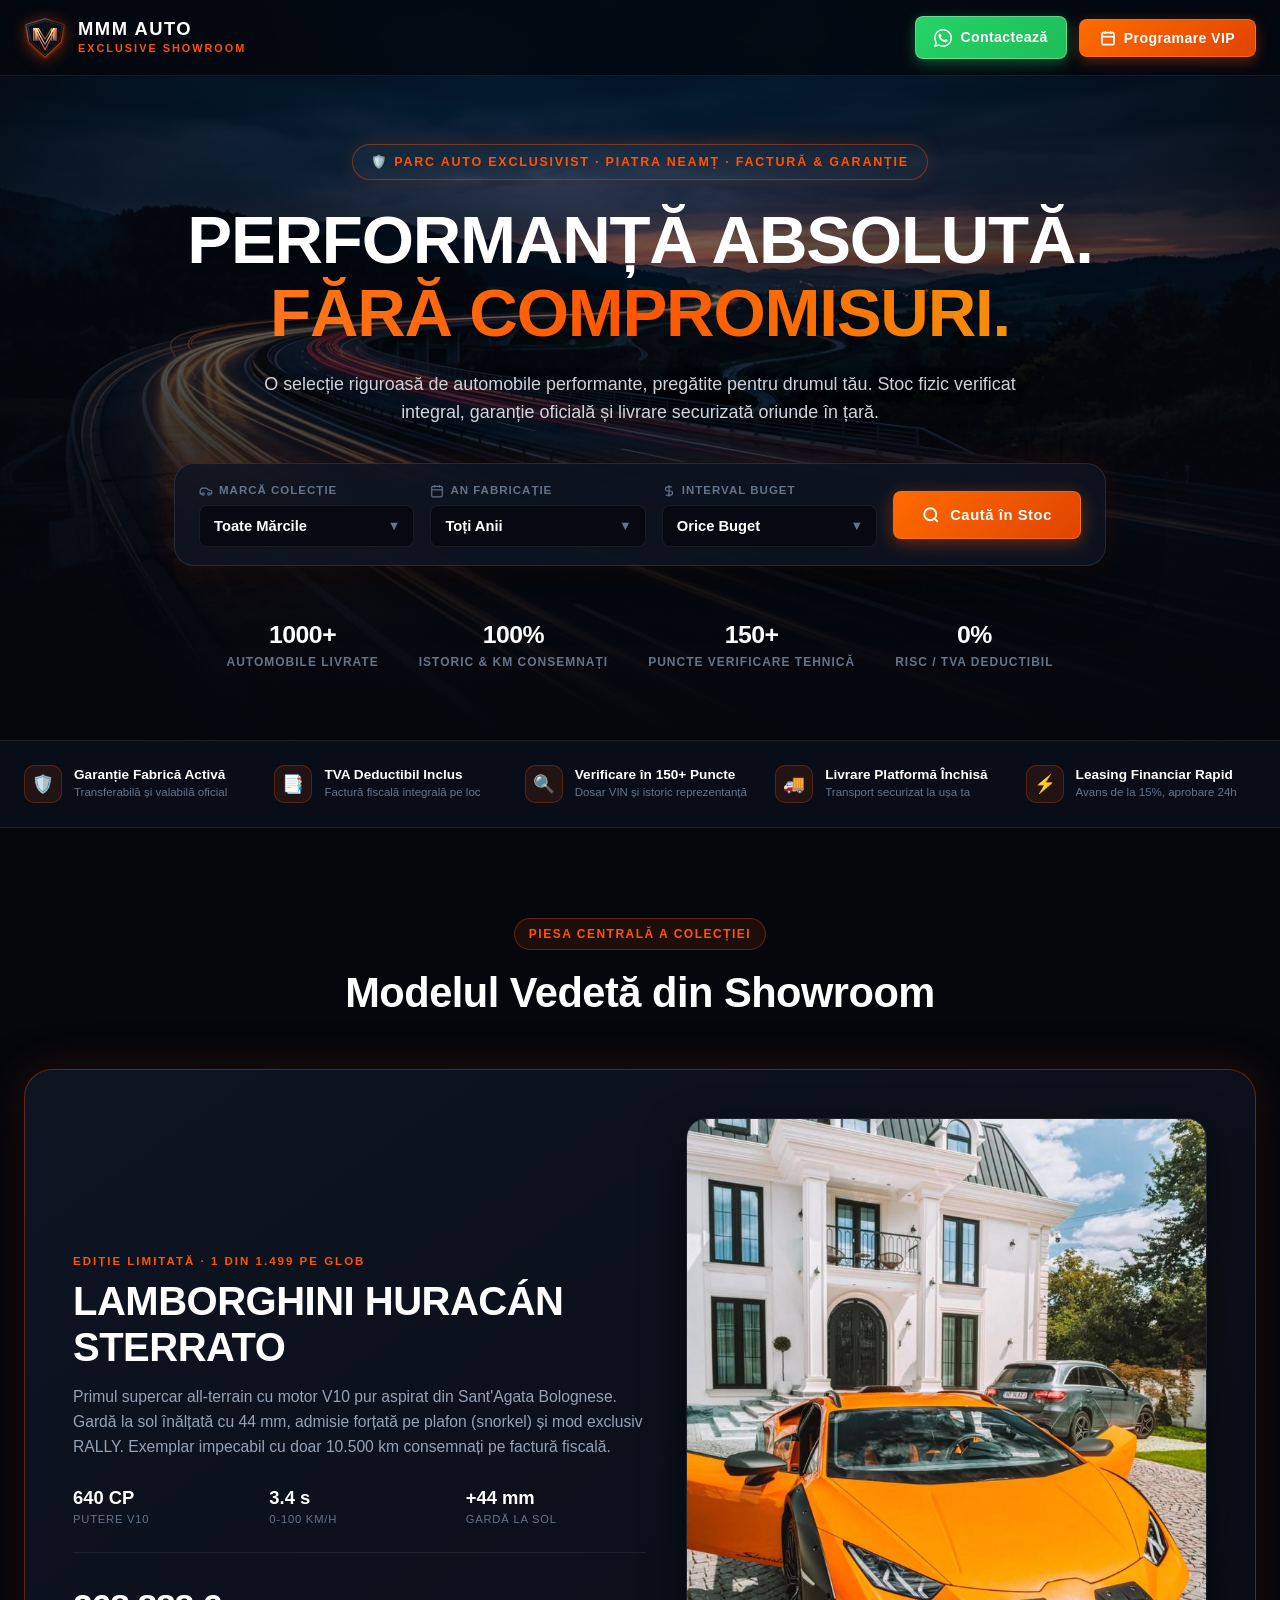
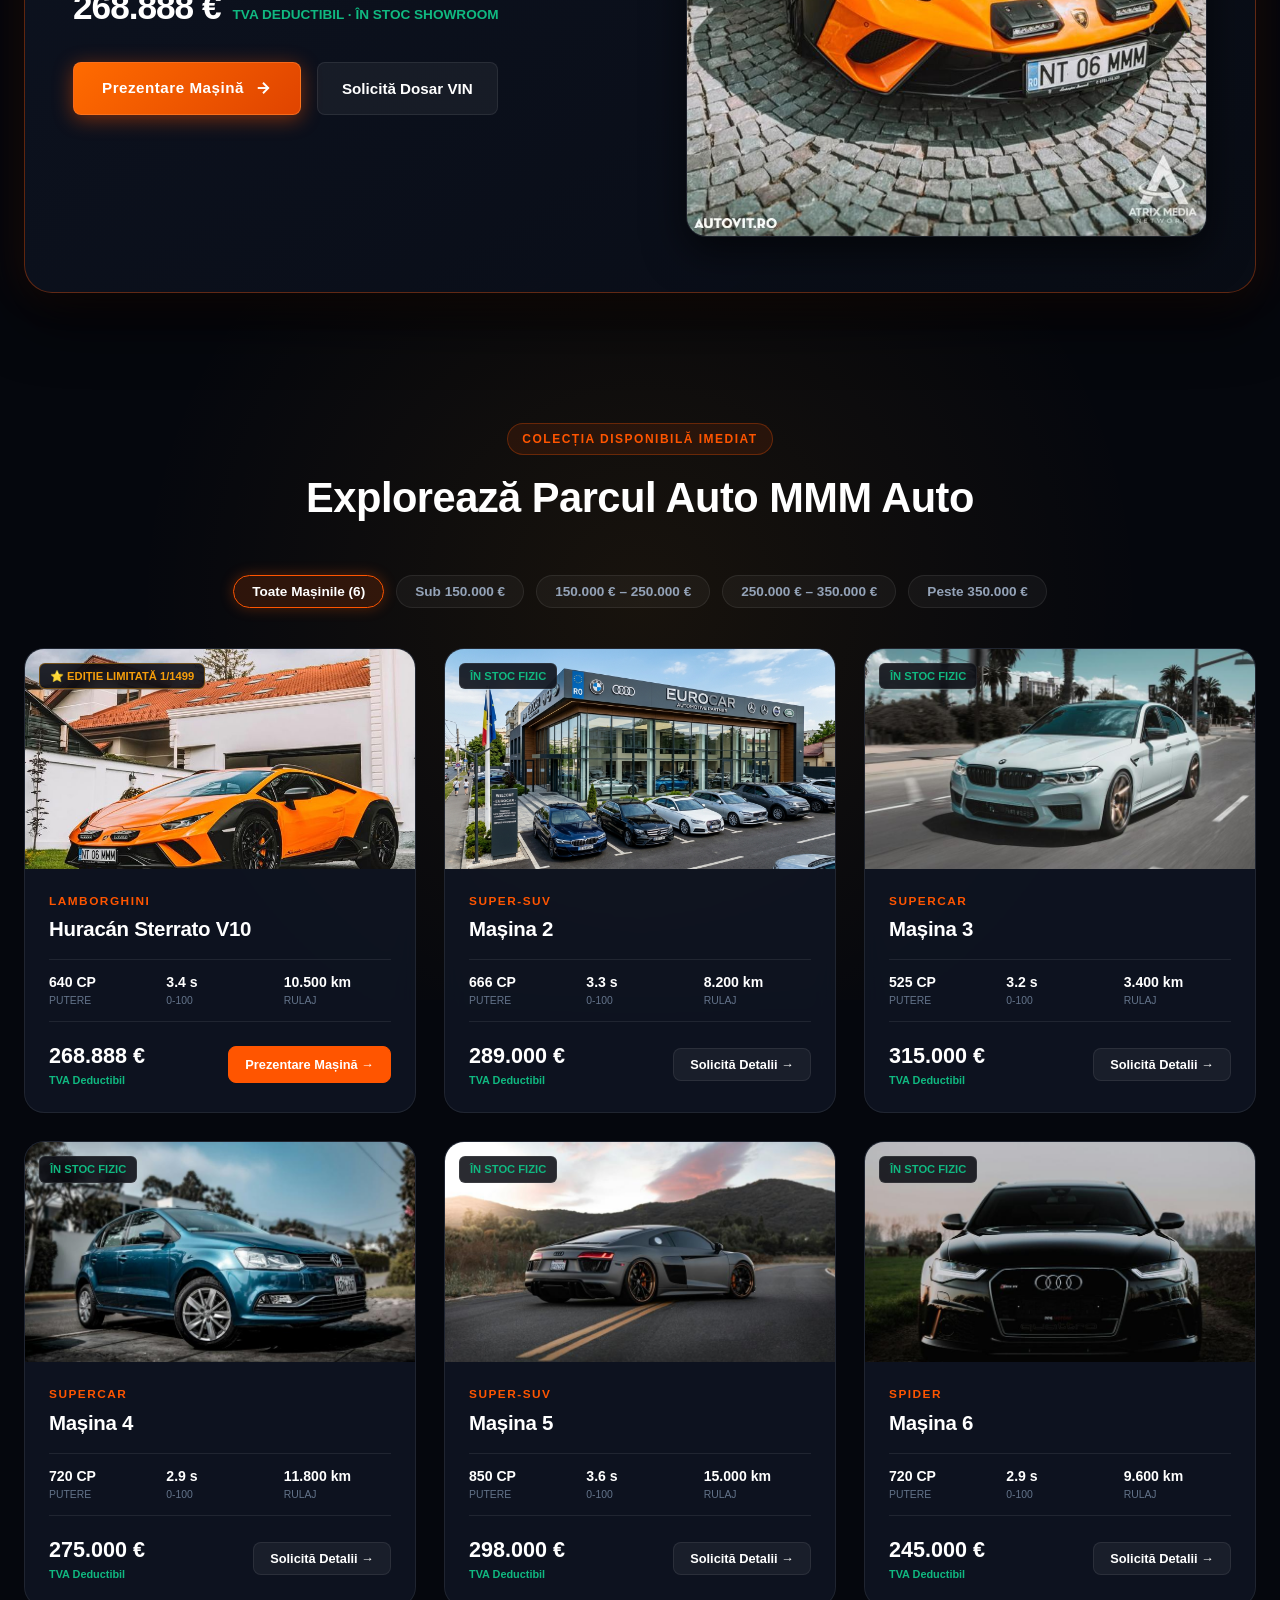
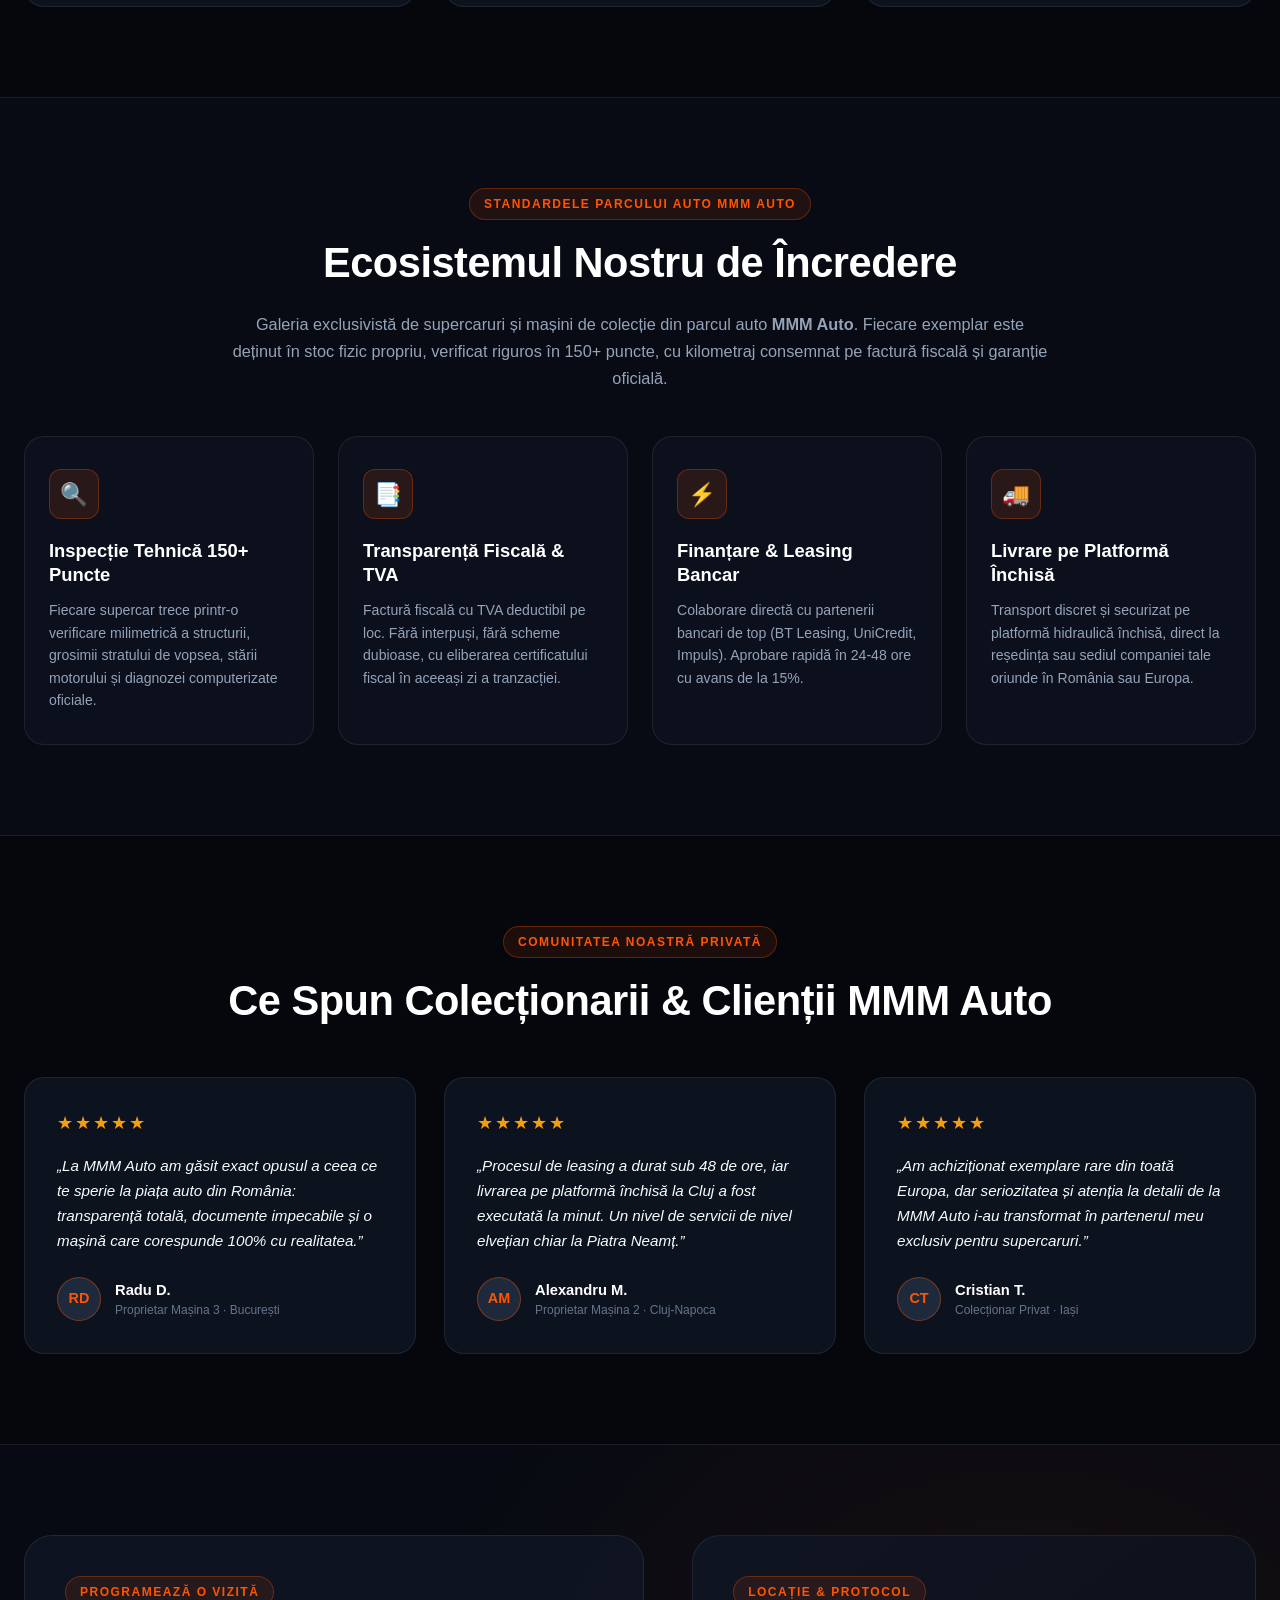
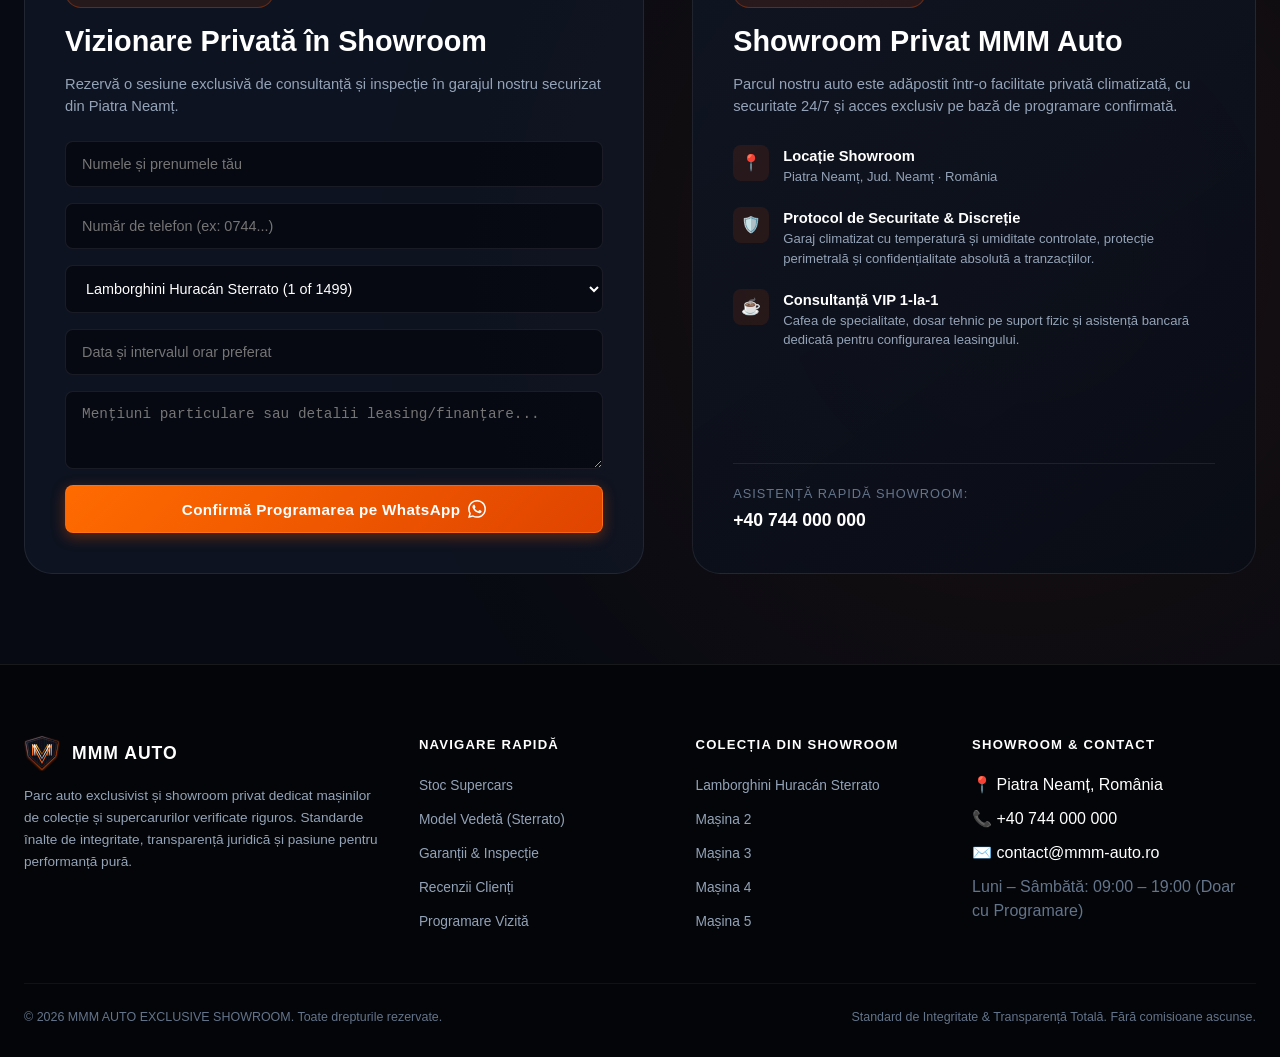
<file: index.html>
<!DOCTYPE html>
<html lang="ro">
<head>
  <meta charset="UTF-8">
  <meta name="viewport" content="width=device-width, initial-scale=1.0">
  <title>MMM Auto · Showroom Privat & Parc Auto Exclusivist | Supercars de Colecție</title>
  <meta name="description" content="MMM Auto · Parc auto exclusivist și showroom privat în Piatra Neamț. 1000+ automobile livrate, verificare riguroasă în 150+ puncte, factură fiscală cu TVA deductibil și livrare pe platformă închisă.">
  
  <!-- Favicon -->
  <link rel="icon" type="image/svg+xml" href="favicon.svg?v=10">
  
  <!-- Open Graph -->
  <meta property="og:title" content="MMM Auto · Showroom Privat & Parc Auto Exclusivist">
  <meta property="og:description" content="Supercaruri de colecție în stoc fizic propriu. 100% transparență juridică, factură fiscală, leasing financiar parteneri bancari, fără comisioane ascunse.">
  <meta property="og:image" content="images/photo_1.jpg">
  <meta property="og:type" content="website">

  <!-- Stylesheet Dedicated for Showroom -->
  <link rel="stylesheet" href="css/showroom.css?v=5">
</head>
<body>

  <!-- Ambient Light Effects -->
  <div class="ambient-glow-top" aria-hidden="true"></div>
  <div class="ambient-glow-mid" aria-hidden="true"></div>

  <!-- ==============================================================================
       TOP NAVBAR (Smart Auto-Hide, Zero Layout Thrashing - Stânga: Brand | Dreapta: WhatsApp Verde & Programare VIP)
       ============================================================================== -->
  <header class="sh-navbar" id="shNavbar">
    <div class="container sh-nav-container">
      <a href="#hero" class="sh-brand-group" aria-label="MMM Auto Showroom Acasă">
        <img src="images/emblem_mmm_compact.svg?v=10" alt="Scut Supercar MMM Auto" class="sh-brand-emblem">
        <div class="sh-brand-text">
          <span class="sh-brand-name">MMM AUTO</span>
          <span class="sh-brand-sub">EXCLUSIVE SHOWROOM</span>
        </div>
      </a>

      <!-- Acțiuni pe un singur rând: Buton WhatsApp Verde + Buton Programare VIP -->
      <div class="sh-nav-actions">
        <!-- 1. Buton WhatsApp Verde cu Logo și Text "Contactează" -->
        <a href="https://wa.me/40744000000?text=Buna%20ziua,%20doresc%20informatii%20despre%20supercarurile%20din%20showroom-ul%20MMM%20Auto." target="_blank" rel="noopener noreferrer" class="sh-btn-whatsapp-nav" aria-label="Contactează pe WhatsApp">
          <svg width="18" height="18" viewBox="0 0 24 24" fill="currentColor"><path d="M.057 24l1.687-6.163c-1.041-1.804-1.588-3.849-1.587-5.946.003-6.556 5.338-11.891 11.893-11.891 3.181.001 6.167 1.24 8.413 3.488 2.245 2.248 3.481 5.236 3.48 8.414-.003 6.557-5.338 11.892-11.893 11.892-1.99-.001-3.951-.5-5.688-1.448l-6.305 1.654zm6.597-3.807c1.676.995 3.276 1.591 5.392 1.592 5.448 0 9.886-4.434 9.889-9.885.002-5.462-4.415-9.89-9.881-9.892-5.452 0-9.887 4.434-9.889 9.884-.001 2.225.651 3.891 1.746 5.634l-.999 3.648 3.742-.981zm11.387-5.464c-.074-.124-.272-.198-.57-.347-.297-.149-1.758-.868-2.031-.967-.272-.099-.47-.149-.669.149-.198.297-.768.967-.941 1.165-.173.198-.347.223-.644.074-.297-.149-1.255-.462-2.39-1.475-.883-.788-1.48-1.761-1.653-2.059-.173-.297-.018-.458.13-.606.134-.133.297-.347.446-.521.151-.172.2-.296.3-.495.099-.198.05-.372-.025-.521-.075-.148-.669-1.611-.916-2.206-.242-.579-.487-.501-.669-.51l-.57-.01c-.198 0-.52.074-.792.372s-1.04 1.016-1.04 2.479 1.065 2.876 1.213 3.074c.149.198 2.095 3.2 5.076 4.487.709.306 1.263.489 1.694.626.712.226 1.36.194 1.872.118.571-.085 1.758-.719 2.006-1.413.248-.695.248-1.29.173-1.414z"/></svg>
          <span>Contactează</span>
        </a>

        <!-- 2. Buton Programare VIP (pe același rând, deschide Calendarul) -->
        <button type="button" class="sh-btn-primary" id="btnOpenVipModal">
          <svg width="16" height="16" viewBox="0 0 24 24" fill="none" stroke="currentColor" stroke-width="2.5"><rect x="3" y="4" width="18" height="18" rx="2" ry="2"/><line x1="16" y1="2" x2="16" y2="6"/><line x1="8" y1="2" x2="8" y2="6"/><line x1="3" y1="10" x2="21" y2="10"/></svg>
          <span>Programare VIP</span>
        </button>
      </div>
    </div>

    <!-- Laser Progress Bar la baza navbar-ului -->
    <div class="sh-laser-progress-bar" id="shProgressBar" aria-hidden="true"></div>
  </header>

  <!-- ==============================================================================
       SECTION 1: HERO SECTION (Dark Luxury Showcase + Hero Search Autovibe Integration)
       ============================================================================== -->
  <section id="hero" class="sh-hero">
    <div class="sh-hero-overlay" aria-hidden="true"></div>

    <div class="container sh-hero-content">
      <div class="sh-eyebrow-pill">
        <span>🛡️ PARC AUTO EXCLUSIVIST · PIATRA NEAMȚ · FACTURĂ & GARANȚIE</span>
      </div>

      <h1 class="sh-hero-title">
        PERFORMANȚĂ ABSOLUTĂ.
        <span class="sh-hero-accent-orange">FĂRĂ COMPROMISURI.</span>
      </h1>

      <p class="sh-hero-sub">
        O selecție riguroasă de automobile performante, pregătite pentru drumul tău. Stoc fizic verificat integral, garanție oficială și livrare securizată oriunde în țară.
      </p>

      <!-- HERO SEARCH BOX (Inspirat din AutoVibe, cu An în loc de Caroserie) -->
      <div class="sh-hero-search-card">
        <div class="sh-search-grid">
          
          <!-- 1. Câmp Marcă -->
          <div class="sh-search-field">
            <label class="sh-search-label" for="searchMake">
              <svg width="14" height="14" viewBox="0 0 24 24" fill="none" stroke="currentColor" stroke-width="2"><path d="M19 17h2c.6 0 1-.4 1-1v-3c0-.9-.7-1.7-1.5-1.9C18.7 10.6 16 10 16 10s-1.3-1.4-2.2-2.3c-.5-.4-1.1-.7-1.8-.7H5c-.6 0-1.1.4-1.4.9l-1.4 2.9A3.7 3.7 0 0 0 2 12v4c0 .6.4 1 1 1h2"/><circle cx="7" cy="17" r="2"/><circle cx="17" cy="17" r="2"/></svg>
              <span>Marcă Colecție</span>
            </label>
            <div class="sh-search-select-wrap">
              <select id="searchMake" class="sh-search-select">
                <option value="">Toate Mărcile</option>
                <option value="Lamborghini">Lamborghini</option>
                <option value="Ferrari">Ferrari</option>
                <option value="Porsche">Porsche</option>
                <option value="McLaren">McLaren</option>
                <option value="Mercedes-AMG">Mercedes-AMG</option>
              </select>
              <span class="sh-search-arrow">▼</span>
            </div>
          </div>

          <!-- 2. Câmp An (În loc de Segment Caroserie) -->
          <div class="sh-search-field">
            <label class="sh-search-label" for="searchYear">
              <svg width="14" height="14" viewBox="0 0 24 24" fill="none" stroke="currentColor" stroke-width="2"><rect x="3" y="4" width="18" height="18" rx="2" ry="2"/><line x1="16" y1="2" x2="16" y2="6"/><line x1="8" y1="2" x2="8" y2="6"/><line x1="3" y1="10" x2="21" y2="10"/></svg>
              <span>An Fabricație</span>
            </label>
            <div class="sh-search-select-wrap">
              <select id="searchYear" class="sh-search-select">
                <option value="">Toți Anii</option>
                <option value="2024">2024</option>
                <option value="2023">2023</option>
                <option value="2022">2022</option>
                <option value="2021">2021</option>
                <option value="2020">2020+</option>
              </select>
              <span class="sh-search-arrow">▼</span>
            </div>
          </div>

          <!-- 3. Câmp Buget Maxim -->
          <div class="sh-search-field">
            <label class="sh-search-label" for="searchBudget">
              <svg width="14" height="14" viewBox="0 0 24 24" fill="none" stroke="currentColor" stroke-width="2"><path d="M12 2v20M17 5H9.5a3.5 3.5 0 0 0 0 7h5a3.5 3.5 0 0 1 0 7H6"/></svg>
              <span>Interval Buget</span>
            </label>
            <div class="sh-search-select-wrap">
              <select id="searchBudget" class="sh-search-select">
                <option value="all">Orice Buget</option>
                <option value="under-150">Sub 150.000 €</option>
                <option value="150-250">150.000 € – 250.000 €</option>
                <option value="250-350">250.000 € – 350.000 €</option>
                <option value="over-350">Peste 350.000 €</option>
              </select>
              <span class="sh-search-arrow">▼</span>
            </div>
          </div>

          <!-- 4. Buton Căutare -->
          <div class="sh-search-field" style="justify-content: flex-end;">
            <button type="button" id="btnHeroSearch" class="sh-btn-search">
              <svg width="18" height="18" viewBox="0 0 24 24" fill="none" stroke="currentColor" stroke-width="2.5"><circle cx="11" cy="11" r="8"/><line x1="21" y1="21" x2="16.65" y2="16.65"/></svg>
              <span>Caută în Stoc</span>
            </button>
          </div>

        </div>
      </div>

      <!-- Stats Counter Row (1000+ în loc de 50+) -->
      <div class="sh-stats-strip">
        <div class="sh-stat-item">
          <span class="sh-stat-val">1000+</span>
          <span class="sh-stat-sub">Automobile Livrate</span>
        </div>
        <div class="sh-stat-item">
          <span class="sh-stat-val">100%</span>
          <span class="sh-stat-sub">Istoric & KM Consemnați</span>
        </div>
        <div class="sh-stat-item">
          <span class="sh-stat-val">150+</span>
          <span class="sh-stat-sub">Puncte Verificare Tehnică</span>
        </div>
        <div class="sh-stat-item">
          <span class="sh-stat-val">0%</span>
          <span class="sh-stat-sub">Risc / TVA Deductibil</span>
        </div>
      </div>

    </div>
  </section>

  <!-- ==============================================================================
       SECTION 2: TRUST BADGES STRIP (din Imaginea 2 - VinFast)
       ============================================================================== -->
  <section class="sh-trust-strip-section" aria-label="Garanții Juridice și Tehnice MMM Auto">
    <div class="container">
      <div class="sh-trust-badges-grid">
        
        <div class="sh-trust-badge-item">
          <div class="sh-tb-icon">🛡️</div>
          <div class="sh-tb-text">
            <span class="sh-tb-title">Garanție Fabrică Activă</span>
            <span class="sh-tb-desc">Transferabilă și valabilă oficial</span>
          </div>
        </div>

        <div class="sh-trust-badge-item">
          <div class="sh-tb-icon">📑</div>
          <div class="sh-tb-text">
            <span class="sh-tb-title">TVA Deductibil Inclus</span>
            <span class="sh-tb-desc">Factură fiscală integrală pe loc</span>
          </div>
        </div>

        <div class="sh-trust-badge-item">
          <div class="sh-tb-icon">🔍</div>
          <div class="sh-tb-text">
            <span class="sh-tb-title">Verificare în 150+ Puncte</span>
            <span class="sh-tb-desc">Dosar VIN și istoric reprezentanță</span>
          </div>
        </div>

        <div class="sh-trust-badge-item">
          <div class="sh-tb-icon">🚚</div>
          <div class="sh-tb-text">
            <span class="sh-tb-title">Livrare Platformă Închisă</span>
            <span class="sh-tb-desc">Transport securizat la ușa ta</span>
          </div>
        </div>

        <div class="sh-trust-badge-item">
          <div class="sh-tb-icon">⚡</div>
          <div class="sh-tb-text">
            <span class="sh-tb-title">Leasing Financiar Rapid</span>
            <span class="sh-tb-desc">Avans de la 15%, aprobare 24h</span>
          </div>
        </div>

      </div>
    </div>
  </section>

  <!-- ==============================================================================
       SECTION 3: FEATURED MODEL SPOTLIGHT (din Imaginea 3 - Cardul Vedetă Sterrato)
       ============================================================================== -->
  <section id="featured" class="sh-featured-section">
    <div class="container">
      <div class="sh-section-header">
        <div class="sh-section-badge">PIESA CENTRALĂ A COLECȚIEI</div>
        <h2 class="sh-section-title">Modelul Vedetă din Showroom</h2>
      </div>

      <div class="sh-featured-card">
        
        <!-- Info Column -->
        <div class="sh-featured-info">
          <span class="sh-fc-badge">EDIȚIE LIMITATĂ · 1 DIN 1.499 PE GLOB</span>
          <h3 class="sh-fc-title">LAMBORGHINI HURACÁN STERRATO</h3>
          <p class="sh-fc-desc">
            Primul supercar all-terrain cu motor V10 pur aspirat din Sant'Agata Bolognese. Gardă la sol înălțată cu 44 mm, admisie forțată pe plafon (snorkel) și mod exclusiv RALLY. Exemplar impecabil cu doar 10.500 km consemnați pe factură fiscală.
          </p>

          <div class="sh-fc-specs-row">
            <div class="sh-fc-spec-box">
              <span class="sh-fc-spec-val">640 CP</span>
              <span class="sh-fc-spec-lbl">Putere V10</span>
            </div>
            <div class="sh-fc-spec-box">
              <span class="sh-fc-spec-val">3.4 s</span>
              <span class="sh-fc-spec-lbl">0-100 km/h</span>
            </div>
            <div class="sh-fc-spec-box">
              <span class="sh-fc-spec-val">+44 mm</span>
              <span class="sh-fc-spec-lbl">Gardă la Sol</span>
            </div>
          </div>

          <div class="sh-fc-price-wrap">
            <span class="sh-fc-price">268.888 €</span>
            <span class="sh-fc-price-sub">TVA Deductibil · În Stoc Showroom</span>
          </div>

          <div class="sh-fc-actions">
            <!-- Link Direct către masina.html cu textul "Prezentare Masina" -->
            <a href="masina.html" class="sh-btn-discover-car">
              <span>Prezentare Mașină</span>
              <svg width="18" height="18" viewBox="0 0 24 24" fill="none" stroke="currentColor" stroke-width="2.5"><line x1="5" y1="12" x2="19" y2="12"/><polyline points="12 5 19 12 12 19"/></svg>
            </a>
            <button type="button" class="sh-btn-secondary" onclick="document.getElementById('btnOpenVipModal').click()">
              <span>Solicită Dosar VIN</span>
            </button>
          </div>
        </div>

        <!-- Visual Column -->
        <div class="sh-featured-media">
          <img src="images/photo_1.jpg" alt="Lamborghini Huracán Sterrato MMM Auto Showroom" class="sh-featured-img">
        </div>

      </div>
    </div>
  </section>

  <!-- ==============================================================================
       SECTION 4: FLEET SHOWROOM LINEUP (Cu Nume Masina 2, Masina 3, ..., Masina 6)
       ============================================================================== -->
  <section id="stoc" class="sh-fleet-section">
    <div class="container">
      
      <div class="sh-section-header">
        <div class="sh-section-badge">COLECȚIA DISPONIBILĂ IMEDIAT</div>
        <h2 class="sh-section-title">Explorează Parcul Auto MMM Auto</h2>
      </div>

      <!-- Selector Rapid după Buget (din Imaginea 2) -->
      <div class="sh-filter-pills-bar">
        <button class="sh-filter-pill active" data-filter="all">Toate Mașinile (6)</button>
        <button class="sh-filter-pill" data-filter="under-150">Sub 150.000 €</button>
        <button class="sh-filter-pill" data-filter="150-250">150.000 € – 250.000 €</button>
        <button class="sh-filter-pill" data-filter="250-350">250.000 € – 350.000 €</button>
        <button class="sh-filter-pill" data-filter="over-350">Peste 350.000 €</button>
      </div>

      <!-- Car Cards Grid -->
      <div class="sh-fleet-grid">
        
        <!-- CARD 1: LAMBORGHINI HURACAN STERRATO (FLAGSHIP - Link către masina.php) -->
        <div class="sh-car-card" data-make="Lamborghini" data-year="2024" data-price="268888">
          <div class="sh-car-media">
            <span class="sh-car-chip-status gold">⭐ EDIȚIE LIMITATĂ 1/1499</span>
            <img src="images/photo_2.jpg" alt="Lamborghini Huracán Sterrato" class="sh-car-img">
          </div>
          <div class="sh-car-body">
            <span class="sh-car-make">LAMBORGHINI</span>
            <h4 class="sh-car-name">Huracán Sterrato V10</h4>
            <div class="sh-car-specs-grid">
              <div class="sh-spec-col">
                <span class="sh-spec-val">640 CP</span>
                <span class="sh-spec-lbl">Putere</span>
              </div>
              <div class="sh-spec-col">
                <span class="sh-spec-val">3.4 s</span>
                <span class="sh-spec-lbl">0-100</span>
              </div>
              <div class="sh-spec-col">
                <span class="sh-spec-val">10.500 km</span>
                <span class="sh-spec-lbl">Rulaj</span>
              </div>
            </div>
            <div class="sh-car-footer">
              <div class="sh-car-price-box">
                <span class="sh-car-price">268.888 €</span>
                <span class="sh-car-price-sub">TVA Deductibil</span>
              </div>
              <a href="masina.html" class="sh-btn-car-detail" style="background:var(--accent-arancio); border-color:var(--accent-arancio);">Prezentare Mașină →</a>
            </div>
          </div>
        </div>

        <!-- CARD 2: MAȘINA 2 -->
        <div class="sh-car-card" data-make="Lamborghini" data-year="2023" data-price="289000">
          <div class="sh-car-media">
            <span class="sh-car-chip-status">ÎN STOC FIZIC</span>
            <img src="images/dealer-showroom.jpg" alt="Mașina 2" class="sh-car-img">
          </div>
          <div class="sh-car-body">
            <span class="sh-car-make">SUPER-SUV</span>
            <h4 class="sh-car-name">Mașina 2</h4>
            <div class="sh-car-specs-grid">
              <div class="sh-spec-col">
                <span class="sh-spec-val">666 CP</span>
                <span class="sh-spec-lbl">Putere</span>
              </div>
              <div class="sh-spec-col">
                <span class="sh-spec-val">3.3 s</span>
                <span class="sh-spec-lbl">0-100</span>
              </div>
              <div class="sh-spec-col">
                <span class="sh-spec-val">8.200 km</span>
                <span class="sh-spec-lbl">Rulaj</span>
              </div>
            </div>
            <div class="sh-car-footer">
              <div class="sh-car-price-box">
                <span class="sh-car-price">289.000 €</span>
                <span class="sh-car-price-sub">TVA Deductibil</span>
              </div>
              <button type="button" class="sh-btn-car-detail" onclick="document.getElementById('btnOpenVipModal').click()">Solicită Detalii →</button>
            </div>
          </div>
        </div>

        <!-- CARD 3: MAȘINA 3 -->
        <div class="sh-car-card" data-make="Porsche" data-year="2024" data-price="315000">
          <div class="sh-car-media">
            <span class="sh-car-chip-status">ÎN STOC FIZIC</span>
            <img src="images/0.jpg" alt="Mașina 3" class="sh-car-img">
          </div>
          <div class="sh-car-body">
            <span class="sh-car-make">SUPERCAR</span>
            <h4 class="sh-car-name">Mașina 3</h4>
            <div class="sh-car-specs-grid">
              <div class="sh-spec-col">
                <span class="sh-spec-val">525 CP</span>
                <span class="sh-spec-lbl">Putere</span>
              </div>
              <div class="sh-spec-col">
                <span class="sh-spec-val">3.2 s</span>
                <span class="sh-spec-lbl">0-100</span>
              </div>
              <div class="sh-spec-col">
                <span class="sh-spec-val">3.400 km</span>
                <span class="sh-spec-lbl">Rulaj</span>
              </div>
            </div>
            <div class="sh-car-footer">
              <div class="sh-car-price-box">
                <span class="sh-car-price">315.000 €</span>
                <span class="sh-car-price-sub">TVA Deductibil</span>
              </div>
              <button type="button" class="sh-btn-car-detail" onclick="document.getElementById('btnOpenVipModal').click()">Solicită Detalii →</button>
            </div>
          </div>
        </div>

        <!-- CARD 4: MAȘINA 4 -->
        <div class="sh-car-card" data-make="Ferrari" data-year="2022" data-price="275000">
          <div class="sh-car-media">
            <span class="sh-car-chip-status">ÎN STOC FIZIC</span>
            <img src="images/1.jpg" alt="Mașina 4" class="sh-car-img">
          </div>
          <div class="sh-car-body">
            <span class="sh-car-make">SUPERCAR</span>
            <h4 class="sh-car-name">Mașina 4</h4>
            <div class="sh-car-specs-grid">
              <div class="sh-spec-col">
                <span class="sh-spec-val">720 CP</span>
                <span class="sh-spec-lbl">Putere</span>
              </div>
              <div class="sh-spec-col">
                <span class="sh-spec-val">2.9 s</span>
                <span class="sh-spec-lbl">0-100</span>
              </div>
              <div class="sh-spec-col">
                <span class="sh-spec-val">11.800 km</span>
                <span class="sh-spec-lbl">Rulaj</span>
              </div>
            </div>
            <div class="sh-car-footer">
              <div class="sh-car-price-box">
                <span class="sh-car-price">275.000 €</span>
                <span class="sh-car-price-sub">TVA Deductibil</span>
              </div>
              <button type="button" class="sh-btn-car-detail" onclick="document.getElementById('btnOpenVipModal').click()">Solicită Detalii →</button>
            </div>
          </div>
        </div>

        <!-- CARD 5: MAȘINA 5 -->
        <div class="sh-car-card" data-make="Mercedes-AMG" data-year="2023" data-price="298000">
          <div class="sh-car-media">
            <span class="sh-car-chip-status">ÎN STOC FIZIC</span>
            <img src="images/2.jpg" alt="Mașina 5" class="sh-car-img">
          </div>
          <div class="sh-car-body">
            <span class="sh-car-make">SUPER-SUV</span>
            <h4 class="sh-car-name">Mașina 5</h4>
            <div class="sh-car-specs-grid">
              <div class="sh-spec-col">
                <span class="sh-spec-val">850 CP</span>
                <span class="sh-spec-lbl">Putere</span>
              </div>
              <div class="sh-spec-col">
                <span class="sh-spec-val">3.6 s</span>
                <span class="sh-spec-lbl">0-100</span>
              </div>
              <div class="sh-spec-col">
                <span class="sh-spec-val">15.000 km</span>
                <span class="sh-spec-lbl">Rulaj</span>
              </div>
            </div>
            <div class="sh-car-footer">
              <div class="sh-car-price-box">
                <span class="sh-car-price">298.000 €</span>
                <span class="sh-car-price-sub">TVA Deductibil</span>
              </div>
              <button type="button" class="sh-btn-car-detail" onclick="document.getElementById('btnOpenVipModal').click()">Solicită Detalii →</button>
            </div>
          </div>
        </div>

        <!-- CARD 6: MAȘINA 6 -->
        <div class="sh-car-card" data-make="McLaren" data-year="2022" data-price="245000">
          <div class="sh-car-media">
            <span class="sh-car-chip-status">ÎN STOC FIZIC</span>
            <img src="images/3.jpg" alt="Mașina 6" class="sh-car-img">
          </div>
          <div class="sh-car-body">
            <span class="sh-car-make">SPIDER</span>
            <h4 class="sh-car-name">Mașina 6</h4>
            <div class="sh-car-specs-grid">
              <div class="sh-spec-col">
                <span class="sh-spec-val">720 CP</span>
                <span class="sh-spec-lbl">Putere</span>
              </div>
              <div class="sh-spec-col">
                <span class="sh-spec-val">2.9 s</span>
                <span class="sh-spec-lbl">0-100</span>
              </div>
              <div class="sh-spec-col">
                <span class="sh-spec-val">9.600 km</span>
                <span class="sh-spec-lbl">Rulaj</span>
              </div>
            </div>
            <div class="sh-car-footer">
              <div class="sh-car-price-box">
                <span class="sh-car-price">245.000 €</span>
                <span class="sh-car-price-sub">TVA Deductibil</span>
              </div>
              <button type="button" class="sh-btn-car-detail" onclick="document.getElementById('btnOpenVipModal').click()">Solicită Detalii →</button>
            </div>
          </div>
        </div>

      </div>

    </div>
  </section>

  <!-- ==============================================================================
       SECTION 5: TRUST ECOSYSTEM & SERVICES (Pilonii de Încredere MMM Auto)
       ============================================================================== -->
  <section id="servicii" class="sh-services-section">
    <div class="container">
      
      <div class="sh-section-header">
        <div class="sh-section-badge">STANDARDELE PARCULUI AUTO MMM AUTO</div>
        <h2 class="sh-section-title">Ecosistemul Nostru de Încredere</h2>
        <p style="color:var(--text-muted); font-size:1.02rem; max-width:820px; margin:16px auto 0; line-height:1.65;">
          Galeria exclusivistă de supercaruri și mașini de colecție din parcul auto <strong>MMM Auto</strong>. Fiecare exemplar este deținut în stoc fizic propriu, verificat riguros în 150+ puncte, cu kilometraj consemnat pe factură fiscală și garanție oficială.
        </p>
      </div>

      <div class="sh-services-grid">
        
        <div class="sh-service-card">
          <div class="sh-sc-icon-wrap">🔍</div>
          <h4 class="sh-sc-title">Inspecție Tehnică 150+ Puncte</h4>
          <p class="sh-sc-desc">Fiecare supercar trece printr-o verificare milimetrică a structurii, grosimii stratului de vopsea, stării motorului și diagnozei computerizate oficiale.</p>
        </div>

        <div class="sh-service-card">
          <div class="sh-sc-icon-wrap">📑</div>
          <h4 class="sh-sc-title">Transparență Fiscală & TVA</h4>
          <p class="sh-sc-desc">Factură fiscală cu TVA deductibil pe loc. Fără interpuși, fără scheme dubioase, cu eliberarea certificatului fiscal în aceeași zi a tranzacției.</p>
        </div>

        <div class="sh-service-card">
          <div class="sh-sc-icon-wrap">⚡</div>
          <h4 class="sh-sc-title">Finanțare & Leasing Bancar</h4>
          <p class="sh-sc-desc">Colaborare directă cu partenerii bancari de top (BT Leasing, UniCredit, Impuls). Aprobare rapidă în 24-48 ore cu avans de la 15%.</p>
        </div>

        <div class="sh-service-card">
          <div class="sh-sc-icon-wrap">🚚</div>
          <h4 class="sh-sc-title">Livrare pe Platformă Închisă</h4>
          <p class="sh-sc-desc">Transport discret și securizat pe platformă hidraulică închisă, direct la reședința sau sediul companiei tale oriunde în România sau Europa.</p>
        </div>

      </div>

    </div>
  </section>

  <!-- ==============================================================================
       SECTION 6: REVIEWS & COMMUNITY (Mărturii Verificate)
       ============================================================================== -->
  <section id="comunitate" class="sh-reviews-section">
    <div class="container">
      
      <div class="sh-section-header">
        <div class="sh-section-badge">COMUNITATEA NOASTRĂ PRIVATĂ</div>
        <h2 class="sh-section-title">Ce Spun Colecționarii & Clienții MMM Auto</h2>
      </div>

      <div class="sh-reviews-grid">
        
        <div class="sh-review-card">
          <div class="sh-rc-stars">★★★★★</div>
          <p class="sh-rc-quote">„La MMM Auto am găsit exact opusul a ceea ce te sperie la piața auto din România: transparență totală, documente impecabile și o mașină care corespunde 100% cu realitatea.”</p>
          <div class="sh-rc-author">
            <div class="sh-rc-avatar">RD</div>
            <div class="sh-rc-info">
              <span class="sh-rc-name">Radu D.</span>
              <span class="sh-rc-car">Proprietar Mașina 3 · București</span>
            </div>
          </div>
        </div>

        <div class="sh-review-card">
          <div class="sh-rc-stars">★★★★★</div>
          <p class="sh-rc-quote">„Procesul de leasing a durat sub 48 de ore, iar livrarea pe platformă închisă la Cluj a fost executată la minut. Un nivel de servicii de nivel elvețian chiar la Piatra Neamț.”</p>
          <div class="sh-rc-author">
            <div class="sh-rc-avatar">AM</div>
            <div class="sh-rc-info">
              <span class="sh-rc-name">Alexandru M.</span>
              <span class="sh-rc-car">Proprietar Mașina 2 · Cluj-Napoca</span>
            </div>
          </div>
        </div>

        <div class="sh-review-card">
          <div class="sh-rc-stars">★★★★★</div>
          <p class="sh-rc-quote">„Am achiziționat exemplare rare din toată Europa, dar seriozitatea și atenția la detalii de la MMM Auto i-au transformat în partenerul meu exclusiv pentru supercaruri.”</p>
          <div class="sh-rc-author">
            <div class="sh-rc-avatar">CT</div>
            <div class="sh-rc-info">
              <span class="sh-rc-name">Cristian T.</span>
              <span class="sh-rc-car">Colecționar Privat · Iași</span>
            </div>
          </div>
        </div>

      </div>

    </div>
  </section>

  <!-- ==============================================================================
       SECTION 7: VIP BOOKING & SHOWROOM LOCATION (din Imaginea 2 - VinFast Split)
       ============================================================================== -->
  <section id="contact" class="sh-booking-section">
    <div class="container">
      
      <div class="sh-booking-split">
        
        <!-- Form Column -->
        <div class="sh-booking-card">
          <div class="sh-section-badge">PROGRAMEAZĂ O VIZITĂ</div>
          <h3 style="font-size:1.8rem; font-weight:900; color:#fff; margin-bottom:10px;">Vizionare Privată în Showroom</h3>
          <p style="color:var(--text-muted); font-size:0.92rem;">Rezervă o sesiune exclusivă de consultanță și inspecție în garajul nostru securizat din Piatra Neamț.</p>

          <form id="bookingForm" class="sh-form-group">
            <input type="text" id="bName" class="sh-input-field" placeholder="Numele și prenumele tău" required>
            <input type="tel" id="bPhone" class="sh-input-field" placeholder="Număr de telefon (ex: 0744...)" required>
            <select id="bModel" class="sh-input-field">
              <option value="Lamborghini Huracán Sterrato">Lamborghini Huracán Sterrato (1 of 1499)</option>
              <option value="Mașina 2">Mașina 2</option>
              <option value="Mașina 3">Mașina 3</option>
              <option value="Mașina 4">Mașina 4</option>
              <option value="Mașina 5">Mașina 5</option>
              <option value="Mașina 6">Mașina 6</option>
              <option value="Alt Model / Cerere Specială">Alt Model din Stoc / Cerere Specială</option>
            </select>
            <input type="text" id="bDate" class="sh-input-field" placeholder="Data și intervalul orar preferat">
            <textarea id="bNotes" class="sh-input-field" rows="3" placeholder="Mențiuni particulare sau detalii leasing/finanțare..."></textarea>
            
            <button type="submit" class="sh-btn-primary" style="padding:14px; justify-content:center; width:100%; font-size:0.95rem;">
              <span>Confirmă Programarea pe WhatsApp</span>
              <svg width="18" height="18" viewBox="0 0 24 24" fill="currentColor"><path d="M.057 24l1.687-6.163c-1.041-1.804-1.588-3.849-1.587-5.946.003-6.556 5.338-11.891 11.893-11.891 3.181.001 6.167 1.24 8.413 3.488 2.245 2.248 3.481 5.236 3.48 8.414-.003 6.557-5.338 11.892-11.893 11.892-1.99-.001-3.951-.5-5.688-1.448l-6.305 1.654zm6.597-3.807c1.676.995 3.276 1.591 5.392 1.592 5.448 0 9.886-4.434 9.889-9.885.002-5.462-4.415-9.89-9.881-9.892-5.452 0-9.887 4.434-9.889 9.884-.001 2.225.651 3.891 1.746 5.634l-.999 3.648 3.742-.981zm11.387-5.464c-.074-.124-.272-.198-.57-.347-.297-.149-1.758-.868-2.031-.967-.272-.099-.47-.149-.669.149-.198.297-.768.967-.941 1.165-.173.198-.347.223-.644.074-.297-.149-1.255-.462-2.39-1.475-.883-.788-1.48-1.761-1.653-2.059-.173-.297-.018-.458.13-.606.134-.133.297-.347.446-.521.151-.172.2-.296.3-.495.099-.198.05-.372-.025-.521-.075-.148-.669-1.611-.916-2.206-.242-.579-.487-.501-.669-.51l-.57-.01c-.198 0-.52.074-.792.372s-1.04 1.016-1.04 2.479 1.065 2.876 1.213 3.074c.149.198 2.095 3.2 5.076 4.487.709.306 1.263.489 1.694.626.712.226 1.36.194 1.872.118.571-.085 1.758-.719 2.006-1.413.248-.695.248-1.29.173-1.414z"/></svg>
            </button>
          </form>
        </div>

        <!-- Location Info Column -->
        <div class="sh-showroom-info-card">
          <div>
            <div class="sh-section-badge">LOCAȚIE & PROTOCOL</div>
            <h3 style="font-size:1.8rem; font-weight:900; color:#fff; margin-bottom:10px;">Showroom Privat MMM Auto</h3>
            <p style="color:var(--text-muted); font-size:0.92rem;">Parcul nostru auto este adăpostit într-o facilitate privată climatizată, cu securitate 24/7 și acces exclusiv pe bază de programare confirmată.</p>

            <div class="sh-sic-items">
              <div class="sh-sic-row">
                <div class="sh-sic-icon">📍</div>
                <div>
                  <div class="sh-sic-title">Locație Showroom</div>
                  <div class="sh-sic-desc">Piatra Neamț, Jud. Neamț · România</div>
                </div>
              </div>

              <div class="sh-sic-row">
                <div class="sh-sic-icon">🛡️</div>
                <div>
                  <div class="sh-sic-title">Protocol de Securitate & Discreție</div>
                  <div class="sh-sic-desc">Garaj climatizat cu temperatură și umiditate controlate, protecție perimetrală și confidențialitate absolută a tranzacțiilor.</div>
                </div>
              </div>

              <div class="sh-sic-row">
                <div class="sh-sic-icon">☕</div>
                <div>
                  <div class="sh-sic-title">Consultanță VIP 1-la-1</div>
                  <div class="sh-sic-desc">Cafea de specialitate, dosar tehnic pe suport fizic și asistență bancară dedicată pentru configurarea leasingului.</div>
                </div>
              </div>
            </div>
          </div>

          <div style="padding-top:20px; border-top:1px solid var(--border-subtle);">
            <span style="font-size:0.8rem; color:var(--text-dim); text-transform:uppercase; letter-spacing:1px; display:block; margin-bottom:4px;">Asistență Rapidă Showroom:</span>
            <strong style="font-size:1.1rem; color:#fff;">+40 744 000 000</strong>
          </div>
        </div>

      </div>

    </div>
  </section>

  <!-- ==============================================================================
       FOOTER (Official MMM Auto)
       ============================================================================== -->
  <footer class="sh-footer">
    <div class="container">
      
      <div class="sh-footer-grid">
        
        <div class="sh-footer-brand">
          <div style="display:flex; align-items:center; gap:12px;">
            <img src="images/emblem_mmm_compact.svg?v=10" alt="MMM Auto" style="width:36px; height:36px;">
            <span style="font-size:1.1rem; font-weight:900; letter-spacing:1px; color:#fff;">MMM AUTO</span>
          </div>
          <p style="font-size:0.85rem; color:var(--text-muted); line-height:1.6;">
            Parc auto exclusivist și showroom privat dedicat mașinilor de colecție și supercarurilor verificate riguros. Standarde înalte de integritate, transparență juridică și pasiune pentru performanță pură.
          </p>
        </div>

        <div>
          <h5 class="sh-footer-title">Navigare Rapidă</h5>
          <ul class="sh-footer-links">
            <li><a href="#stoc">Stoc Supercars</a></li>
            <li><a href="#featured">Model Vedetă (Sterrato)</a></li>
            <li><a href="#servicii">Garanții & Inspecție</a></li>
            <li><a href="#comunitate">Recenzii Clienți</a></li>
            <li><a href="#contact">Programare Vizită</a></li>
          </ul>
        </div>

        <div>
          <h5 class="sh-footer-title">Colecția din Showroom</h5>
          <ul class="sh-footer-links">
            <li><a href="masina.html">Lamborghini Huracán Sterrato</a></li>
            <li><a href="#stoc">Mașina 2</a></li>
            <li><a href="#stoc">Mașina 3</a></li>
            <li><a href="#stoc">Mașina 4</a></li>
            <li><a href="#stoc">Mașina 5</a></li>
          </ul>
        </div>

        <div>
          <h5 class="sh-footer-title">Showroom & Contact</h5>
          <ul class="sh-footer-links">
            <li><span style="color:#fff;">📍 Piatra Neamț, România</span></li>
            <li><span style="color:#fff;">📞 +40 744 000 000</span></li>
            <li><span style="color:#fff;">✉️ contact@mmm-auto.ro</span></li>
            <li><span style="color:var(--text-dim);">Luni – Sâmbătă: 09:00 – 19:00 (Doar cu Programare)</span></li>
          </ul>
        </div>

      </div>

      <div class="sh-footer-bottom">
        <span>© 2026 MMM AUTO EXCLUSIVE SHOWROOM. Toate drepturile rezervate.</span>
        <span>Standard de Integritate & Transparență Totală. Fără comisioane ascunse.</span>
      </div>

    </div>
  </footer>

  <!-- ==============================================================================
       INTERACTIVE VIP CALENDAR MODAL (Alegere Dată, Oră, Nume -> Trimite pe WhatsApp)
       ============================================================================== -->
  <div id="modalVipCalendar" class="sh-modal-overlay" role="dialog" aria-modal="true" aria-labelledby="vipModalTitle">
    <div class="sh-modal-box">
      <button type="button" class="sh-modal-close-btn" id="closeVipModalBtn" aria-label="Închide modal">&times;</button>
      
      <div class="sh-section-badge" style="margin-bottom:8px;">SHOWROOM PRIVAT PIATRA NEAMȚ</div>
      <h3 class="sh-modal-title" id="vipModalTitle">Programare Vizită VIP</h3>
      <p class="sh-modal-sub">Alege data și intervalul orar dorit. Detaliile vor fi trimise direct către echipa de concierge pe WhatsApp.</p>

      <form id="vipModalForm" class="sh-modal-form">
        
        <div>
          <label style="font-size:0.75rem; font-weight:700; color:var(--text-dim); text-transform:uppercase; display:block; margin-bottom:6px;">Nume și Prenume *</label>
          <input type="text" id="vipName" class="sh-input-field" placeholder="ex: Alexandru Popescu" required>
        </div>

        <div>
          <label style="font-size:0.75rem; font-weight:700; color:var(--text-dim); text-transform:uppercase; display:block; margin-bottom:6px;">Număr de Telefon (WhatsApp) *</label>
          <input type="tel" id="vipPhone" class="sh-input-field" placeholder="ex: 0744 123 456" required>
        </div>

        <div>
          <label style="font-size:0.75rem; font-weight:700; color:var(--text-dim); text-transform:uppercase; display:block; margin-bottom:6px;">Data Vizitei *</label>
          <input type="date" id="vipDate" class="sh-input-field" required>
        </div>

        <div>
          <span class="sh-calendar-slots-label">Interval Orar Preferat *</span>
          <div class="sh-time-slots-grid">
            <button type="button" class="sh-time-slot-btn" data-time="10:00">10:00</button>
            <button type="button" class="sh-time-slot-btn active" data-time="11:30">11:30</button>
            <button type="button" class="sh-time-slot-btn" data-time="14:00">14:00</button>
            <button type="button" class="sh-time-slot-btn" data-time="15:30">15:30</button>
            <button type="button" class="sh-time-slot-btn" data-time="17:00">17:00</button>
            <button type="button" class="sh-time-slot-btn" data-time="18:30">18:30</button>
          </div>
        </div>

        <div>
          <label style="font-size:0.75rem; font-weight:700; color:var(--text-dim); text-transform:uppercase; display:block; margin-bottom:6px;">Model de Interes</label>
          <select id="vipModel" class="sh-input-field">
            <option value="Lamborghini Huracán Sterrato (1 of 1499)">Lamborghini Huracán Sterrato (1 of 1499)</option>
            <option value="Mașina 2">Mașina 2</option>
            <option value="Mașina 3">Mașina 3</option>
            <option value="Mașina 4">Mașina 4</option>
            <option value="Mașina 5">Mașina 5</option>
            <option value="Mașina 6">Mașina 6</option>
            <option value="Alt Model / Consultanță Generală">Alt Model din Stoc / Consultanță Generală</option>
          </select>
        </div>

        <div>
          <label style="font-size:0.75rem; font-weight:700; color:var(--text-dim); text-transform:uppercase; display:block; margin-bottom:6px;">Mențiuni particulare (Opțional)</label>
          <input type="text" id="vipNotes" class="sh-input-field" placeholder="ex: Solicit și calcul preliminar leasing...">
        </div>

        <button type="submit" class="sh-btn-confirm-wa">
          <svg width="20" height="20" viewBox="0 0 24 24" fill="currentColor"><path d="M.057 24l1.687-6.163c-1.041-1.804-1.588-3.849-1.587-5.946.003-6.556 5.338-11.891 11.893-11.891 3.181.001 6.167 1.24 8.413 3.488 2.245 2.248 3.481 5.236 3.48 8.414-.003 6.557-5.338 11.892-11.893 11.892-1.99-.001-3.951-.5-5.688-1.448l-6.305 1.654zm6.597-3.807c1.676.995 3.276 1.591 5.392 1.592 5.448 0 9.886-4.434 9.889-9.885.002-5.462-4.415-9.89-9.881-9.892-5.452 0-9.887 4.434-9.889 9.884-.001 2.225.651 3.891 1.746 5.634l-.999 3.648 3.742-.981zm11.387-5.464c-.074-.124-.272-.198-.57-.347-.297-.149-1.758-.868-2.031-.967-.272-.099-.47-.149-.669.149-.198.297-.768.967-.941 1.165-.173.198-.347.223-.644.074-.297-.149-1.255-.462-2.39-1.475-.883-.788-1.48-1.761-1.653-2.059-.173-.297-.018-.458.13-.606.134-.133.297-.347.446-.521.151-.172.2-.296.3-.495.099-.198.05-.372-.025-.521-.075-.148-.669-1.611-.916-2.206-.242-.579-.487-.501-.669-.51l-.57-.01c-.198 0-.52.074-.792.372s-1.04 1.016-1.04 2.479 1.065 2.876 1.213 3.074c.149.198 2.095 3.2 5.076 4.487.709.306 1.263.489 1.694.626.712.226 1.36.194 1.872.118.571-.085 1.758-.719 2.006-1.413.248-.695.248-1.29.173-1.414z"/></svg>
          <span>Confirmă și Trimite pe WhatsApp</span>
        </button>

      </form>
    </div>
  </div>

  <!-- Scroll-to-Top Button with Circular SVG Progress Ring -->
  <button id="shScrollTopBtn" class="sh-scroll-top-btn" aria-label="Înapoi sus">
    <svg class="sh-progress-ring" width="50" height="50" viewBox="0 0 50 50">
      <circle class="sh-progress-ring-track" cx="25" cy="25" r="22" fill="none" stroke-width="2"/>
      <circle id="shScrollProgressCircle" class="sh-progress-ring-circle" cx="25" cy="25" r="22" fill="none" stroke-width="2"/>
    </svg>
    <span class="sh-st-arrow">↑</span>
  </button>

  <!-- Scripts -->
  <script src="js/showroom.js?v=3"></script>
</body>
</html>
</file>
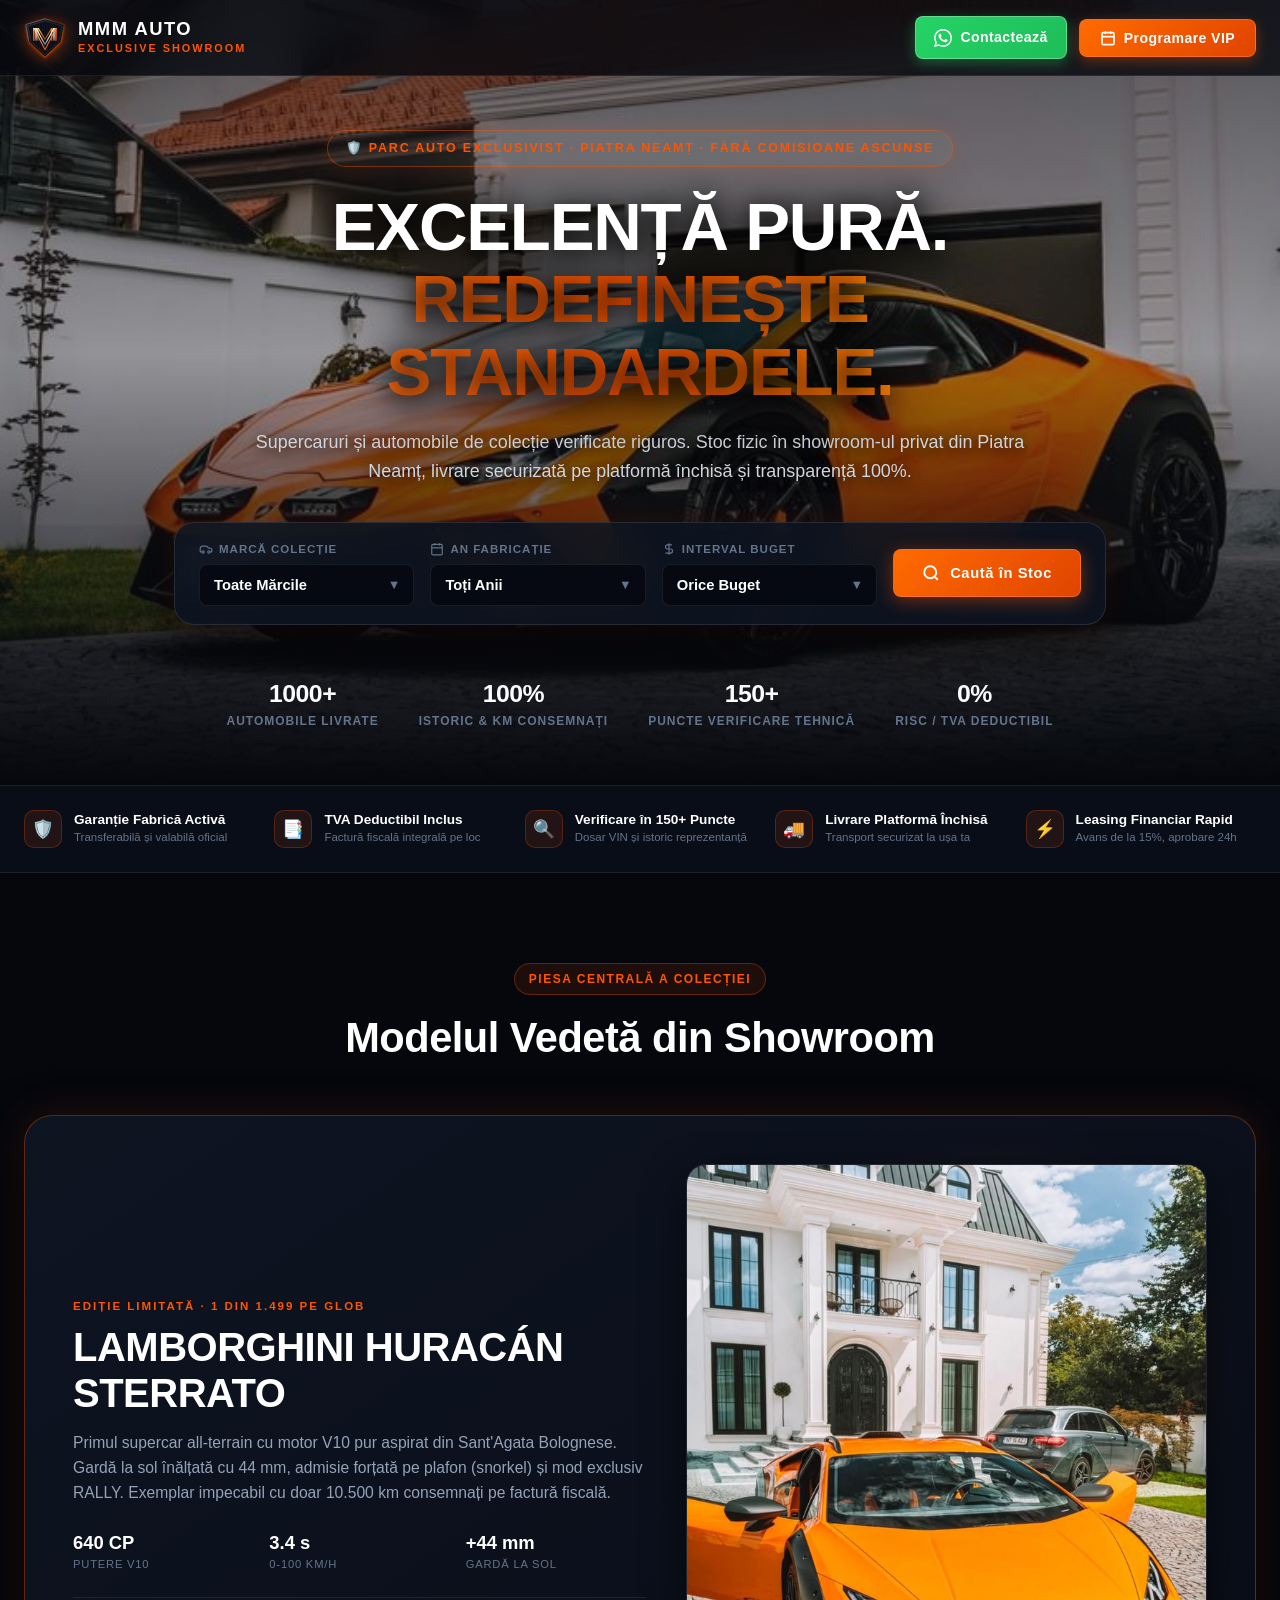
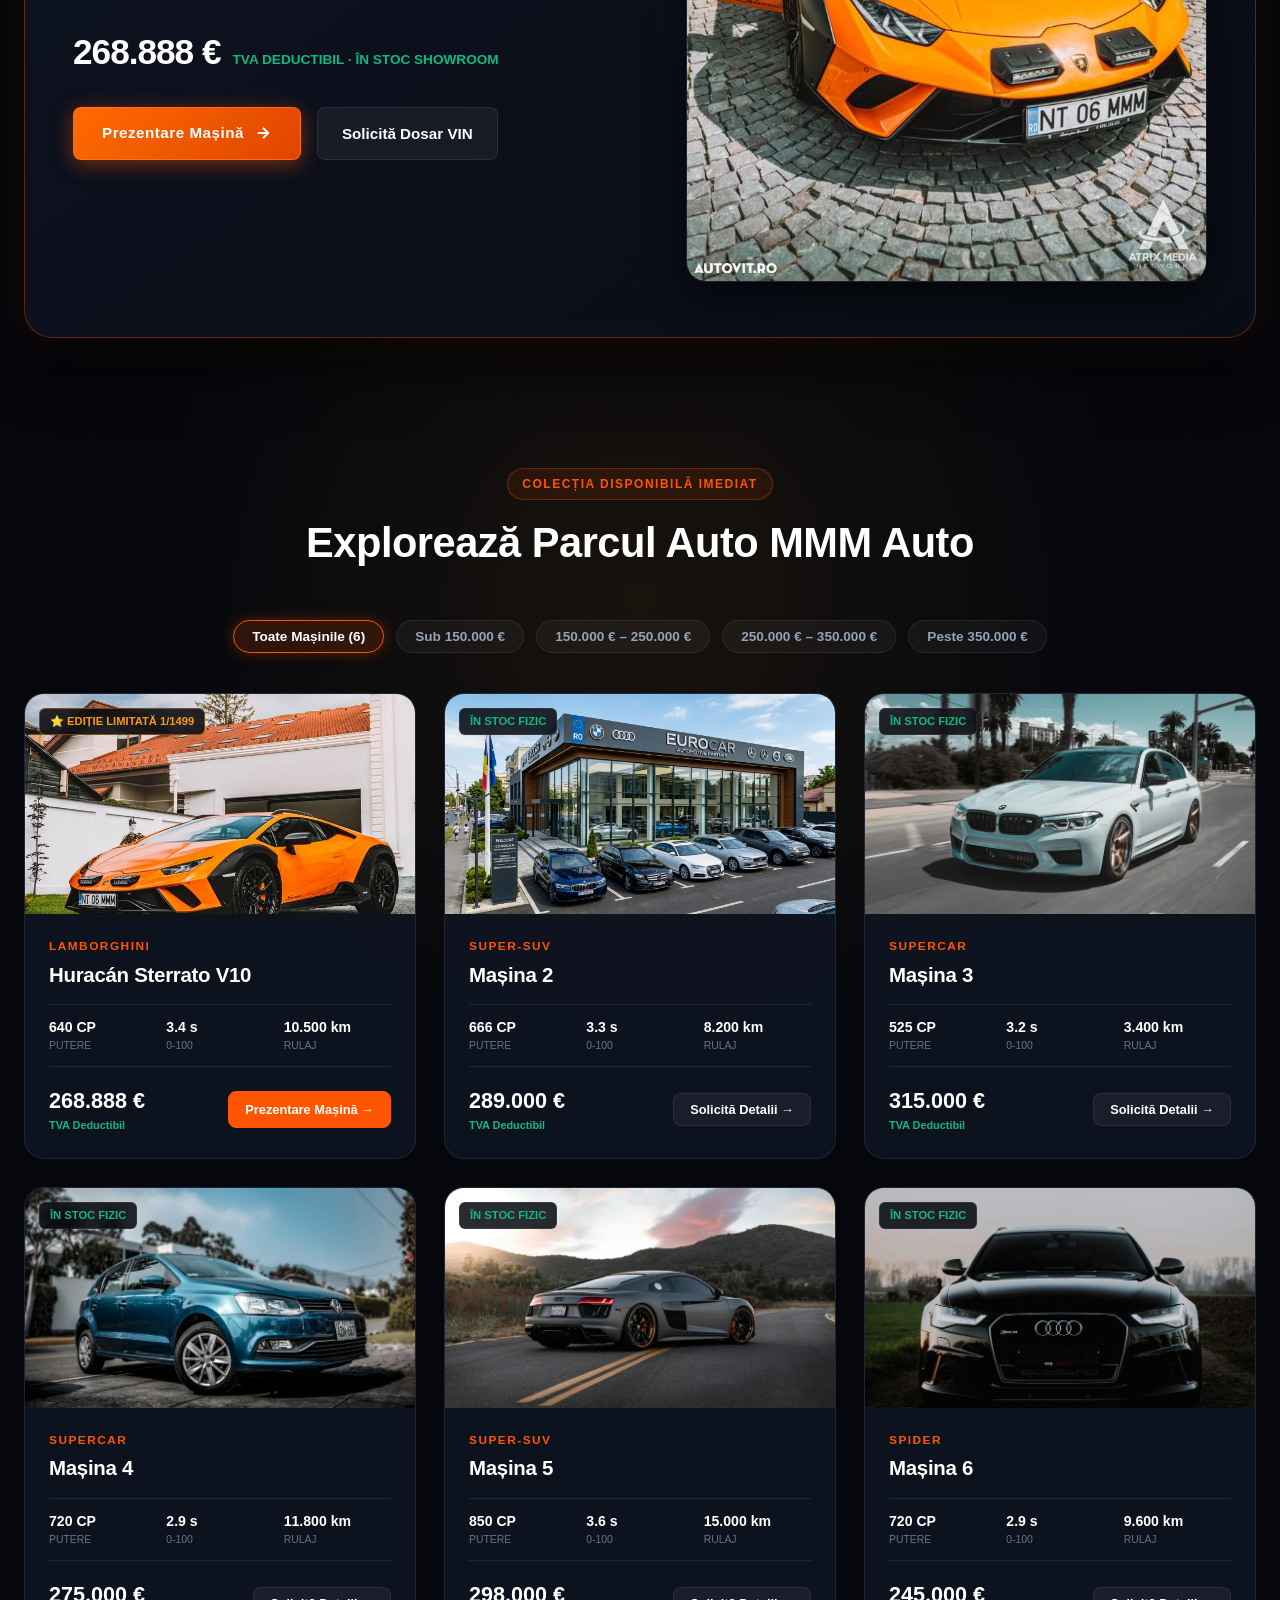
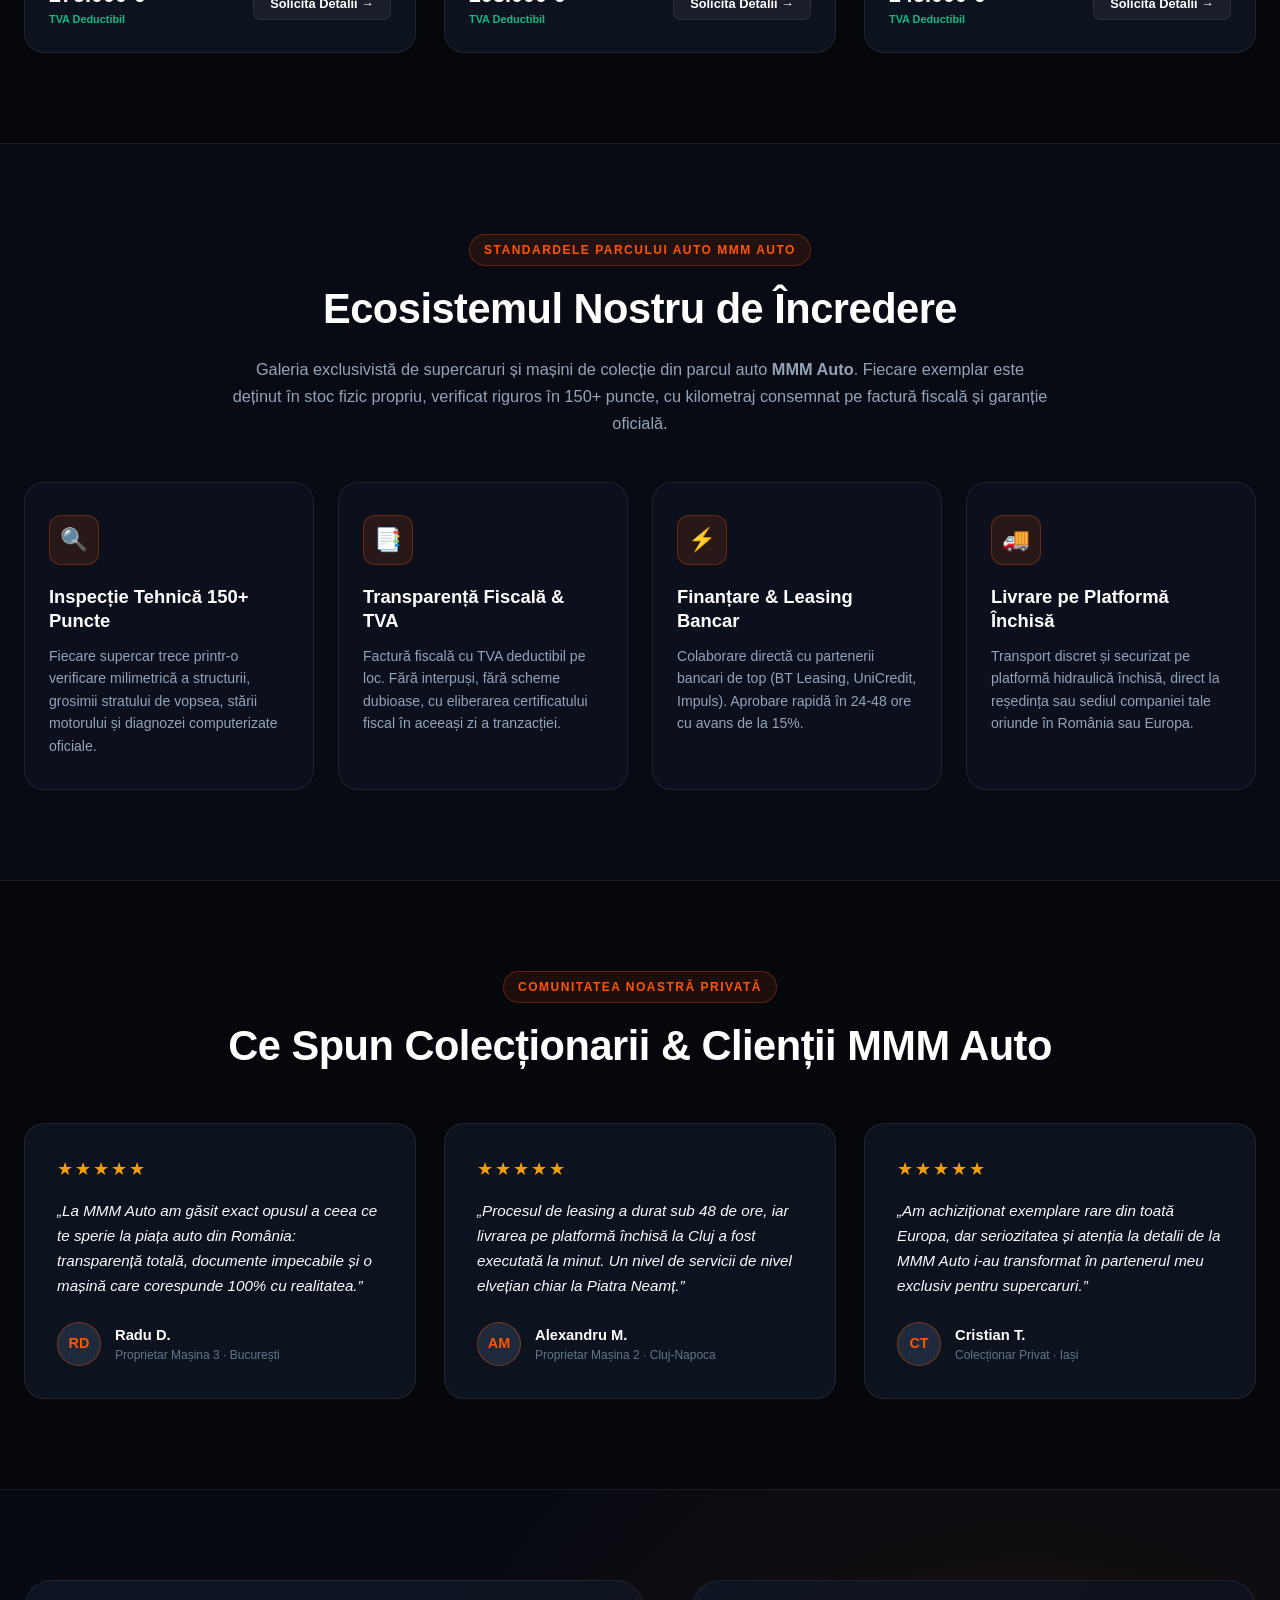
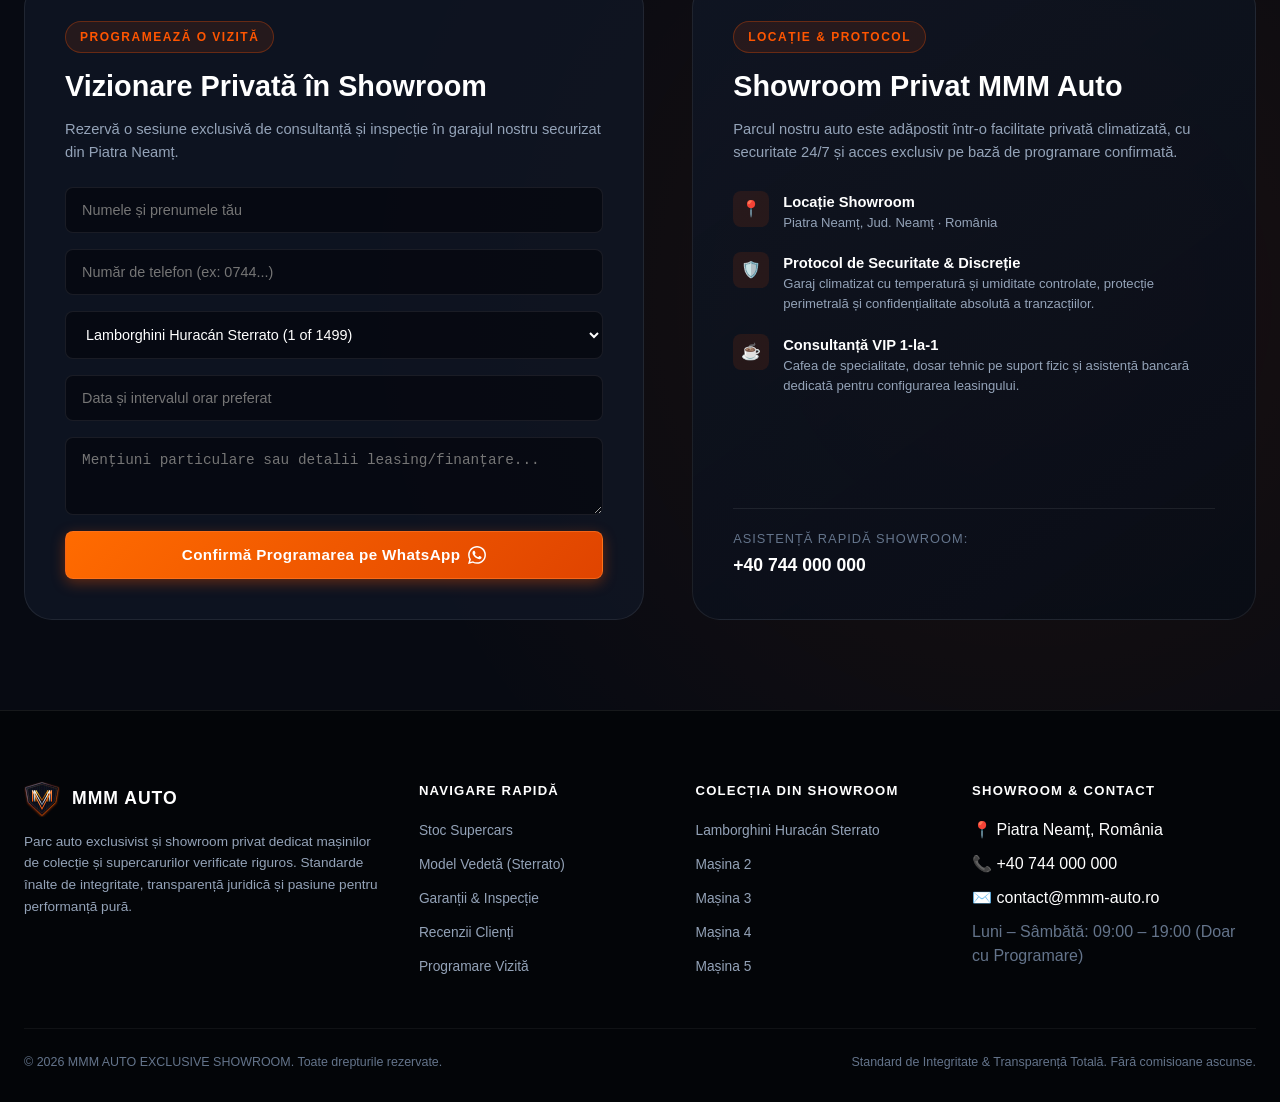
<file: test_hero1.html>
<!DOCTYPE html>
<html lang="ro">
<head>
  <meta charset="UTF-8">
  <meta name="viewport" content="width=device-width, initial-scale=1.0">
  <title>MMM Auto · Showroom Privat & Parc Auto Exclusivist | Supercars de Colecție</title>
  <meta name="description" content="MMM Auto · Parc auto exclusivist și showroom privat în Piatra Neamț. 1000+ automobile livrate, verificare riguroasă în 150+ puncte, factură fiscală cu TVA deductibil și livrare pe platformă închisă.">
  
  <!-- Favicon -->
  <link rel="icon" type="image/svg+xml" href="favicon.svg?v=10">
  
  <!-- Open Graph -->
  <meta property="og:title" content="MMM Auto · Showroom Privat & Parc Auto Exclusivist">
  <meta property="og:description" content="Supercaruri de colecție în stoc fizic propriu. 100% transparență juridică, factură fiscală, leasing financiar parteneri bancari, fără comisioane ascunse.">
  <meta property="og:image" content="images/photo_1.jpg">
  <meta property="og:type" content="website">

  <!-- Stylesheet Dedicated for Showroom -->
  <link rel="stylesheet" href="css/showroom.css?v=3">

<style>
.sh-hero {
  background: url('images/photo_2.jpg') center 65% / cover no-repeat !important;
}
.sh-hero-overlay {
  background: linear-gradient(180deg, rgba(5, 7, 13, 0.65) 0%, rgba(5, 7, 13, 0.35) 45%, rgba(5, 7, 13, 0.85) 85%, #05070d 100%) !important;
}
.sh-hero-title {
  text-shadow: 0 4px 25px rgba(0,0,0,0.9);
}
.sh-hero-subtitle {
  text-shadow: 0 2px 15px rgba(0,0,0,0.9);
}
</style>
</head>
<body>

  <!-- Ambient Light Effects -->
  <div class="ambient-glow-top" aria-hidden="true"></div>
  <div class="ambient-glow-mid" aria-hidden="true"></div>

  <!-- ==============================================================================
       TOP NAVBAR (Smart Auto-Hide, Zero Layout Thrashing - Stânga: Brand | Dreapta: WhatsApp Verde & Programare VIP)
       ============================================================================== -->
  <header class="sh-navbar" id="shNavbar">
    <div class="container sh-nav-container">
      <a href="#hero" class="sh-brand-group" aria-label="MMM Auto Showroom Acasă">
        <img src="images/emblem_mmm_compact.svg?v=10" alt="Scut Supercar MMM Auto" class="sh-brand-emblem">
        <div class="sh-brand-text">
          <span class="sh-brand-name">MMM AUTO</span>
          <span class="sh-brand-sub">EXCLUSIVE SHOWROOM</span>
        </div>
      </a>

      <!-- Acțiuni pe un singur rând: Buton WhatsApp Verde + Buton Programare VIP -->
      <div class="sh-nav-actions">
        <!-- 1. Buton WhatsApp Verde cu Logo și Text "Contactează" -->
        <a href="https://wa.me/40744000000?text=Buna%20ziua,%20doresc%20informatii%20despre%20supercarurile%20din%20showroom-ul%20MMM%20Auto." target="_blank" rel="noopener noreferrer" class="sh-btn-whatsapp-nav" aria-label="Contactează pe WhatsApp">
          <svg width="18" height="18" viewBox="0 0 24 24" fill="currentColor"><path d="M.057 24l1.687-6.163c-1.041-1.804-1.588-3.849-1.587-5.946.003-6.556 5.338-11.891 11.893-11.891 3.181.001 6.167 1.24 8.413 3.488 2.245 2.248 3.481 5.236 3.48 8.414-.003 6.557-5.338 11.892-11.893 11.892-1.99-.001-3.951-.5-5.688-1.448l-6.305 1.654zm6.597-3.807c1.676.995 3.276 1.591 5.392 1.592 5.448 0 9.886-4.434 9.889-9.885.002-5.462-4.415-9.89-9.881-9.892-5.452 0-9.887 4.434-9.889 9.884-.001 2.225.651 3.891 1.746 5.634l-.999 3.648 3.742-.981zm11.387-5.464c-.074-.124-.272-.198-.57-.347-.297-.149-1.758-.868-2.031-.967-.272-.099-.47-.149-.669.149-.198.297-.768.967-.941 1.165-.173.198-.347.223-.644.074-.297-.149-1.255-.462-2.39-1.475-.883-.788-1.48-1.761-1.653-2.059-.173-.297-.018-.458.13-.606.134-.133.297-.347.446-.521.151-.172.2-.296.3-.495.099-.198.05-.372-.025-.521-.075-.148-.669-1.611-.916-2.206-.242-.579-.487-.501-.669-.51l-.57-.01c-.198 0-.52.074-.792.372s-1.04 1.016-1.04 2.479 1.065 2.876 1.213 3.074c.149.198 2.095 3.2 5.076 4.487.709.306 1.263.489 1.694.626.712.226 1.36.194 1.872.118.571-.085 1.758-.719 2.006-1.413.248-.695.248-1.29.173-1.414z"/></svg>
          <span>Contactează</span>
        </a>

        <!-- 2. Buton Programare VIP (pe același rând, deschide Calendarul) -->
        <button type="button" class="sh-btn-primary" id="btnOpenVipModal">
          <svg width="16" height="16" viewBox="0 0 24 24" fill="none" stroke="currentColor" stroke-width="2.5"><rect x="3" y="4" width="18" height="18" rx="2" ry="2"/><line x1="16" y1="2" x2="16" y2="6"/><line x1="8" y1="2" x2="8" y2="6"/><line x1="3" y1="10" x2="21" y2="10"/></svg>
          <span>Programare VIP</span>
        </button>
      </div>
    </div>

    <!-- Laser Progress Bar la baza navbar-ului -->
    <div class="sh-laser-progress-bar" id="shProgressBar" aria-hidden="true"></div>
  </header>

  <!-- ==============================================================================
       SECTION 1: HERO SECTION (Dark Luxury Showcase + Hero Search Autovibe Integration)
       ============================================================================== -->
  <section id="hero" class="sh-hero">
    <div class="sh-hero-overlay" aria-hidden="true"></div>

    <div class="container sh-hero-content">
      <div class="sh-eyebrow-pill">
        <span>🛡️ PARC AUTO EXCLUSIVIST · PIATRA NEAMȚ · FĂRĂ COMISIOANE ASCUNSE</span>
      </div>

      <h1 class="sh-hero-title">
        EXCELENȚĂ PURĂ.
        <span class="sh-hero-accent-orange">REDEFINEȘTE STANDARDELE.</span>
      </h1>

      <p class="sh-hero-sub">
        Supercaruri și automobile de colecție verificate riguros. Stoc fizic în showroom-ul privat din Piatra Neamț, livrare securizată pe platformă închisă și transparență 100%.
      </p>

      <!-- HERO SEARCH BOX (Inspirat din AutoVibe, cu An în loc de Caroserie) -->
      <div class="sh-hero-search-card">
        <div class="sh-search-grid">
          
          <!-- 1. Câmp Marcă -->
          <div class="sh-search-field">
            <label class="sh-search-label" for="searchMake">
              <svg width="14" height="14" viewBox="0 0 24 24" fill="none" stroke="currentColor" stroke-width="2"><path d="M19 17h2c.6 0 1-.4 1-1v-3c0-.9-.7-1.7-1.5-1.9C18.7 10.6 16 10 16 10s-1.3-1.4-2.2-2.3c-.5-.4-1.1-.7-1.8-.7H5c-.6 0-1.1.4-1.4.9l-1.4 2.9A3.7 3.7 0 0 0 2 12v4c0 .6.4 1 1 1h2"/><circle cx="7" cy="17" r="2"/><circle cx="17" cy="17" r="2"/></svg>
              <span>Marcă Colecție</span>
            </label>
            <div class="sh-search-select-wrap">
              <select id="searchMake" class="sh-search-select">
                <option value="">Toate Mărcile</option>
                <option value="Lamborghini">Lamborghini</option>
                <option value="Ferrari">Ferrari</option>
                <option value="Porsche">Porsche</option>
                <option value="McLaren">McLaren</option>
                <option value="Mercedes-AMG">Mercedes-AMG</option>
              </select>
              <span class="sh-search-arrow">▼</span>
            </div>
          </div>

          <!-- 2. Câmp An (În loc de Segment Caroserie) -->
          <div class="sh-search-field">
            <label class="sh-search-label" for="searchYear">
              <svg width="14" height="14" viewBox="0 0 24 24" fill="none" stroke="currentColor" stroke-width="2"><rect x="3" y="4" width="18" height="18" rx="2" ry="2"/><line x1="16" y1="2" x2="16" y2="6"/><line x1="8" y1="2" x2="8" y2="6"/><line x1="3" y1="10" x2="21" y2="10"/></svg>
              <span>An Fabricație</span>
            </label>
            <div class="sh-search-select-wrap">
              <select id="searchYear" class="sh-search-select">
                <option value="">Toți Anii</option>
                <option value="2024">2024</option>
                <option value="2023">2023</option>
                <option value="2022">2022</option>
                <option value="2021">2021</option>
                <option value="2020">2020+</option>
              </select>
              <span class="sh-search-arrow">▼</span>
            </div>
          </div>

          <!-- 3. Câmp Buget Maxim -->
          <div class="sh-search-field">
            <label class="sh-search-label" for="searchBudget">
              <svg width="14" height="14" viewBox="0 0 24 24" fill="none" stroke="currentColor" stroke-width="2"><path d="M12 2v20M17 5H9.5a3.5 3.5 0 0 0 0 7h5a3.5 3.5 0 0 1 0 7H6"/></svg>
              <span>Interval Buget</span>
            </label>
            <div class="sh-search-select-wrap">
              <select id="searchBudget" class="sh-search-select">
                <option value="all">Orice Buget</option>
                <option value="under-150">Sub 150.000 €</option>
                <option value="150-250">150.000 € – 250.000 €</option>
                <option value="250-350">250.000 € – 350.000 €</option>
                <option value="over-350">Peste 350.000 €</option>
              </select>
              <span class="sh-search-arrow">▼</span>
            </div>
          </div>

          <!-- 4. Buton Căutare -->
          <div class="sh-search-field" style="justify-content: flex-end;">
            <button type="button" id="btnHeroSearch" class="sh-btn-search">
              <svg width="18" height="18" viewBox="0 0 24 24" fill="none" stroke="currentColor" stroke-width="2.5"><circle cx="11" cy="11" r="8"/><line x1="21" y1="21" x2="16.65" y2="16.65"/></svg>
              <span>Caută în Stoc</span>
            </button>
          </div>

        </div>
      </div>

      <!-- Stats Counter Row (1000+ în loc de 50+) -->
      <div class="sh-stats-strip">
        <div class="sh-stat-item">
          <span class="sh-stat-val">1000+</span>
          <span class="sh-stat-sub">Automobile Livrate</span>
        </div>
        <div class="sh-stat-item">
          <span class="sh-stat-val">100%</span>
          <span class="sh-stat-sub">Istoric & KM Consemnați</span>
        </div>
        <div class="sh-stat-item">
          <span class="sh-stat-val">150+</span>
          <span class="sh-stat-sub">Puncte Verificare Tehnică</span>
        </div>
        <div class="sh-stat-item">
          <span class="sh-stat-val">0%</span>
          <span class="sh-stat-sub">Risc / TVA Deductibil</span>
        </div>
      </div>

    </div>
  </section>

  <!-- ==============================================================================
       SECTION 2: TRUST BADGES STRIP (din Imaginea 2 - VinFast)
       ============================================================================== -->
  <section class="sh-trust-strip-section" aria-label="Garanții Juridice și Tehnice MMM Auto">
    <div class="container">
      <div class="sh-trust-badges-grid">
        
        <div class="sh-trust-badge-item">
          <div class="sh-tb-icon">🛡️</div>
          <div class="sh-tb-text">
            <span class="sh-tb-title">Garanție Fabrică Activă</span>
            <span class="sh-tb-desc">Transferabilă și valabilă oficial</span>
          </div>
        </div>

        <div class="sh-trust-badge-item">
          <div class="sh-tb-icon">📑</div>
          <div class="sh-tb-text">
            <span class="sh-tb-title">TVA Deductibil Inclus</span>
            <span class="sh-tb-desc">Factură fiscală integrală pe loc</span>
          </div>
        </div>

        <div class="sh-trust-badge-item">
          <div class="sh-tb-icon">🔍</div>
          <div class="sh-tb-text">
            <span class="sh-tb-title">Verificare în 150+ Puncte</span>
            <span class="sh-tb-desc">Dosar VIN și istoric reprezentanță</span>
          </div>
        </div>

        <div class="sh-trust-badge-item">
          <div class="sh-tb-icon">🚚</div>
          <div class="sh-tb-text">
            <span class="sh-tb-title">Livrare Platformă Închisă</span>
            <span class="sh-tb-desc">Transport securizat la ușa ta</span>
          </div>
        </div>

        <div class="sh-trust-badge-item">
          <div class="sh-tb-icon">⚡</div>
          <div class="sh-tb-text">
            <span class="sh-tb-title">Leasing Financiar Rapid</span>
            <span class="sh-tb-desc">Avans de la 15%, aprobare 24h</span>
          </div>
        </div>

      </div>
    </div>
  </section>

  <!-- ==============================================================================
       SECTION 3: FEATURED MODEL SPOTLIGHT (din Imaginea 3 - Cardul Vedetă Sterrato)
       ============================================================================== -->
  <section id="featured" class="sh-featured-section">
    <div class="container">
      <div class="sh-section-header">
        <div class="sh-section-badge">PIESA CENTRALĂ A COLECȚIEI</div>
        <h2 class="sh-section-title">Modelul Vedetă din Showroom</h2>
      </div>

      <div class="sh-featured-card">
        
        <!-- Info Column -->
        <div class="sh-featured-info">
          <span class="sh-fc-badge">EDIȚIE LIMITATĂ · 1 DIN 1.499 PE GLOB</span>
          <h3 class="sh-fc-title">LAMBORGHINI HURACÁN STERRATO</h3>
          <p class="sh-fc-desc">
            Primul supercar all-terrain cu motor V10 pur aspirat din Sant'Agata Bolognese. Gardă la sol înălțată cu 44 mm, admisie forțată pe plafon (snorkel) și mod exclusiv RALLY. Exemplar impecabil cu doar 10.500 km consemnați pe factură fiscală.
          </p>

          <div class="sh-fc-specs-row">
            <div class="sh-fc-spec-box">
              <span class="sh-fc-spec-val">640 CP</span>
              <span class="sh-fc-spec-lbl">Putere V10</span>
            </div>
            <div class="sh-fc-spec-box">
              <span class="sh-fc-spec-val">3.4 s</span>
              <span class="sh-fc-spec-lbl">0-100 km/h</span>
            </div>
            <div class="sh-fc-spec-box">
              <span class="sh-fc-spec-val">+44 mm</span>
              <span class="sh-fc-spec-lbl">Gardă la Sol</span>
            </div>
          </div>

          <div class="sh-fc-price-wrap">
            <span class="sh-fc-price">268.888 €</span>
            <span class="sh-fc-price-sub">TVA Deductibil · În Stoc Showroom</span>
          </div>

          <div class="sh-fc-actions">
            <!-- Link Direct către masina.php cu textul "Prezentare Masina" -->
            <a href="masina.php" class="sh-btn-discover-car">
              <span>Prezentare Mașină</span>
              <svg width="18" height="18" viewBox="0 0 24 24" fill="none" stroke="currentColor" stroke-width="2.5"><line x1="5" y1="12" x2="19" y2="12"/><polyline points="12 5 19 12 12 19"/></svg>
            </a>
            <button type="button" class="sh-btn-secondary" onclick="document.getElementById('btnOpenVipModal').click()">
              <span>Solicită Dosar VIN</span>
            </button>
          </div>
        </div>

        <!-- Visual Column -->
        <div class="sh-featured-media">
          <img src="images/photo_1.jpg" alt="Lamborghini Huracán Sterrato MMM Auto Showroom" class="sh-featured-img">
        </div>

      </div>
    </div>
  </section>

  <!-- ==============================================================================
       SECTION 4: FLEET SHOWROOM LINEUP (Cu Nume Masina 2, Masina 3, ..., Masina 6)
       ============================================================================== -->
  <section id="stoc" class="sh-fleet-section">
    <div class="container">
      
      <div class="sh-section-header">
        <div class="sh-section-badge">COLECȚIA DISPONIBILĂ IMEDIAT</div>
        <h2 class="sh-section-title">Explorează Parcul Auto MMM Auto</h2>
      </div>

      <!-- Selector Rapid după Buget (din Imaginea 2) -->
      <div class="sh-filter-pills-bar">
        <button class="sh-filter-pill active" data-filter="all">Toate Mașinile (6)</button>
        <button class="sh-filter-pill" data-filter="under-150">Sub 150.000 €</button>
        <button class="sh-filter-pill" data-filter="150-250">150.000 € – 250.000 €</button>
        <button class="sh-filter-pill" data-filter="250-350">250.000 € – 350.000 €</button>
        <button class="sh-filter-pill" data-filter="over-350">Peste 350.000 €</button>
      </div>

      <!-- Car Cards Grid -->
      <div class="sh-fleet-grid">
        
        <!-- CARD 1: LAMBORGHINI HURACAN STERRATO (FLAGSHIP - Link către masina.php) -->
        <div class="sh-car-card" data-make="Lamborghini" data-year="2024" data-price="268888">
          <div class="sh-car-media">
            <span class="sh-car-chip-status gold">⭐ EDIȚIE LIMITATĂ 1/1499</span>
            <img src="images/photo_2.jpg" alt="Lamborghini Huracán Sterrato" class="sh-car-img">
          </div>
          <div class="sh-car-body">
            <span class="sh-car-make">LAMBORGHINI</span>
            <h4 class="sh-car-name">Huracán Sterrato V10</h4>
            <div class="sh-car-specs-grid">
              <div class="sh-spec-col">
                <span class="sh-spec-val">640 CP</span>
                <span class="sh-spec-lbl">Putere</span>
              </div>
              <div class="sh-spec-col">
                <span class="sh-spec-val">3.4 s</span>
                <span class="sh-spec-lbl">0-100</span>
              </div>
              <div class="sh-spec-col">
                <span class="sh-spec-val">10.500 km</span>
                <span class="sh-spec-lbl">Rulaj</span>
              </div>
            </div>
            <div class="sh-car-footer">
              <div class="sh-car-price-box">
                <span class="sh-car-price">268.888 €</span>
                <span class="sh-car-price-sub">TVA Deductibil</span>
              </div>
              <a href="masina.php" class="sh-btn-car-detail" style="background:var(--accent-arancio); border-color:var(--accent-arancio);">Prezentare Mașină →</a>
            </div>
          </div>
        </div>

        <!-- CARD 2: MAȘINA 2 -->
        <div class="sh-car-card" data-make="Lamborghini" data-year="2023" data-price="289000">
          <div class="sh-car-media">
            <span class="sh-car-chip-status">ÎN STOC FIZIC</span>
            <img src="images/dealer-showroom.jpg" alt="Mașina 2" class="sh-car-img">
          </div>
          <div class="sh-car-body">
            <span class="sh-car-make">SUPER-SUV</span>
            <h4 class="sh-car-name">Mașina 2</h4>
            <div class="sh-car-specs-grid">
              <div class="sh-spec-col">
                <span class="sh-spec-val">666 CP</span>
                <span class="sh-spec-lbl">Putere</span>
              </div>
              <div class="sh-spec-col">
                <span class="sh-spec-val">3.3 s</span>
                <span class="sh-spec-lbl">0-100</span>
              </div>
              <div class="sh-spec-col">
                <span class="sh-spec-val">8.200 km</span>
                <span class="sh-spec-lbl">Rulaj</span>
              </div>
            </div>
            <div class="sh-car-footer">
              <div class="sh-car-price-box">
                <span class="sh-car-price">289.000 €</span>
                <span class="sh-car-price-sub">TVA Deductibil</span>
              </div>
              <button type="button" class="sh-btn-car-detail" onclick="document.getElementById('btnOpenVipModal').click()">Solicită Detalii →</button>
            </div>
          </div>
        </div>

        <!-- CARD 3: MAȘINA 3 -->
        <div class="sh-car-card" data-make="Porsche" data-year="2024" data-price="315000">
          <div class="sh-car-media">
            <span class="sh-car-chip-status">ÎN STOC FIZIC</span>
            <img src="images/0.jpg" alt="Mașina 3" class="sh-car-img">
          </div>
          <div class="sh-car-body">
            <span class="sh-car-make">SUPERCAR</span>
            <h4 class="sh-car-name">Mașina 3</h4>
            <div class="sh-car-specs-grid">
              <div class="sh-spec-col">
                <span class="sh-spec-val">525 CP</span>
                <span class="sh-spec-lbl">Putere</span>
              </div>
              <div class="sh-spec-col">
                <span class="sh-spec-val">3.2 s</span>
                <span class="sh-spec-lbl">0-100</span>
              </div>
              <div class="sh-spec-col">
                <span class="sh-spec-val">3.400 km</span>
                <span class="sh-spec-lbl">Rulaj</span>
              </div>
            </div>
            <div class="sh-car-footer">
              <div class="sh-car-price-box">
                <span class="sh-car-price">315.000 €</span>
                <span class="sh-car-price-sub">TVA Deductibil</span>
              </div>
              <button type="button" class="sh-btn-car-detail" onclick="document.getElementById('btnOpenVipModal').click()">Solicită Detalii →</button>
            </div>
          </div>
        </div>

        <!-- CARD 4: MAȘINA 4 -->
        <div class="sh-car-card" data-make="Ferrari" data-year="2022" data-price="275000">
          <div class="sh-car-media">
            <span class="sh-car-chip-status">ÎN STOC FIZIC</span>
            <img src="images/1.jpg" alt="Mașina 4" class="sh-car-img">
          </div>
          <div class="sh-car-body">
            <span class="sh-car-make">SUPERCAR</span>
            <h4 class="sh-car-name">Mașina 4</h4>
            <div class="sh-car-specs-grid">
              <div class="sh-spec-col">
                <span class="sh-spec-val">720 CP</span>
                <span class="sh-spec-lbl">Putere</span>
              </div>
              <div class="sh-spec-col">
                <span class="sh-spec-val">2.9 s</span>
                <span class="sh-spec-lbl">0-100</span>
              </div>
              <div class="sh-spec-col">
                <span class="sh-spec-val">11.800 km</span>
                <span class="sh-spec-lbl">Rulaj</span>
              </div>
            </div>
            <div class="sh-car-footer">
              <div class="sh-car-price-box">
                <span class="sh-car-price">275.000 €</span>
                <span class="sh-car-price-sub">TVA Deductibil</span>
              </div>
              <button type="button" class="sh-btn-car-detail" onclick="document.getElementById('btnOpenVipModal').click()">Solicită Detalii →</button>
            </div>
          </div>
        </div>

        <!-- CARD 5: MAȘINA 5 -->
        <div class="sh-car-card" data-make="Mercedes-AMG" data-year="2023" data-price="298000">
          <div class="sh-car-media">
            <span class="sh-car-chip-status">ÎN STOC FIZIC</span>
            <img src="images/2.jpg" alt="Mașina 5" class="sh-car-img">
          </div>
          <div class="sh-car-body">
            <span class="sh-car-make">SUPER-SUV</span>
            <h4 class="sh-car-name">Mașina 5</h4>
            <div class="sh-car-specs-grid">
              <div class="sh-spec-col">
                <span class="sh-spec-val">850 CP</span>
                <span class="sh-spec-lbl">Putere</span>
              </div>
              <div class="sh-spec-col">
                <span class="sh-spec-val">3.6 s</span>
                <span class="sh-spec-lbl">0-100</span>
              </div>
              <div class="sh-spec-col">
                <span class="sh-spec-val">15.000 km</span>
                <span class="sh-spec-lbl">Rulaj</span>
              </div>
            </div>
            <div class="sh-car-footer">
              <div class="sh-car-price-box">
                <span class="sh-car-price">298.000 €</span>
                <span class="sh-car-price-sub">TVA Deductibil</span>
              </div>
              <button type="button" class="sh-btn-car-detail" onclick="document.getElementById('btnOpenVipModal').click()">Solicită Detalii →</button>
            </div>
          </div>
        </div>

        <!-- CARD 6: MAȘINA 6 -->
        <div class="sh-car-card" data-make="McLaren" data-year="2022" data-price="245000">
          <div class="sh-car-media">
            <span class="sh-car-chip-status">ÎN STOC FIZIC</span>
            <img src="images/3.jpg" alt="Mașina 6" class="sh-car-img">
          </div>
          <div class="sh-car-body">
            <span class="sh-car-make">SPIDER</span>
            <h4 class="sh-car-name">Mașina 6</h4>
            <div class="sh-car-specs-grid">
              <div class="sh-spec-col">
                <span class="sh-spec-val">720 CP</span>
                <span class="sh-spec-lbl">Putere</span>
              </div>
              <div class="sh-spec-col">
                <span class="sh-spec-val">2.9 s</span>
                <span class="sh-spec-lbl">0-100</span>
              </div>
              <div class="sh-spec-col">
                <span class="sh-spec-val">9.600 km</span>
                <span class="sh-spec-lbl">Rulaj</span>
              </div>
            </div>
            <div class="sh-car-footer">
              <div class="sh-car-price-box">
                <span class="sh-car-price">245.000 €</span>
                <span class="sh-car-price-sub">TVA Deductibil</span>
              </div>
              <button type="button" class="sh-btn-car-detail" onclick="document.getElementById('btnOpenVipModal').click()">Solicită Detalii →</button>
            </div>
          </div>
        </div>

      </div>

    </div>
  </section>

  <!-- ==============================================================================
       SECTION 5: TRUST ECOSYSTEM & SERVICES (Pilonii de Încredere MMM Auto)
       ============================================================================== -->
  <section id="servicii" class="sh-services-section">
    <div class="container">
      
      <div class="sh-section-header">
        <div class="sh-section-badge">STANDARDELE PARCULUI AUTO MMM AUTO</div>
        <h2 class="sh-section-title">Ecosistemul Nostru de Încredere</h2>
        <p style="color:var(--text-muted); font-size:1.02rem; max-width:820px; margin:16px auto 0; line-height:1.65;">
          Galeria exclusivistă de supercaruri și mașini de colecție din parcul auto <strong>MMM Auto</strong>. Fiecare exemplar este deținut în stoc fizic propriu, verificat riguros în 150+ puncte, cu kilometraj consemnat pe factură fiscală și garanție oficială.
        </p>
      </div>

      <div class="sh-services-grid">
        
        <div class="sh-service-card">
          <div class="sh-sc-icon-wrap">🔍</div>
          <h4 class="sh-sc-title">Inspecție Tehnică 150+ Puncte</h4>
          <p class="sh-sc-desc">Fiecare supercar trece printr-o verificare milimetrică a structurii, grosimii stratului de vopsea, stării motorului și diagnozei computerizate oficiale.</p>
        </div>

        <div class="sh-service-card">
          <div class="sh-sc-icon-wrap">📑</div>
          <h4 class="sh-sc-title">Transparență Fiscală & TVA</h4>
          <p class="sh-sc-desc">Factură fiscală cu TVA deductibil pe loc. Fără interpuși, fără scheme dubioase, cu eliberarea certificatului fiscal în aceeași zi a tranzacției.</p>
        </div>

        <div class="sh-service-card">
          <div class="sh-sc-icon-wrap">⚡</div>
          <h4 class="sh-sc-title">Finanțare & Leasing Bancar</h4>
          <p class="sh-sc-desc">Colaborare directă cu partenerii bancari de top (BT Leasing, UniCredit, Impuls). Aprobare rapidă în 24-48 ore cu avans de la 15%.</p>
        </div>

        <div class="sh-service-card">
          <div class="sh-sc-icon-wrap">🚚</div>
          <h4 class="sh-sc-title">Livrare pe Platformă Închisă</h4>
          <p class="sh-sc-desc">Transport discret și securizat pe platformă hidraulică închisă, direct la reședința sau sediul companiei tale oriunde în România sau Europa.</p>
        </div>

      </div>

    </div>
  </section>

  <!-- ==============================================================================
       SECTION 6: REVIEWS & COMMUNITY (Mărturii Verificate)
       ============================================================================== -->
  <section id="comunitate" class="sh-reviews-section">
    <div class="container">
      
      <div class="sh-section-header">
        <div class="sh-section-badge">COMUNITATEA NOASTRĂ PRIVATĂ</div>
        <h2 class="sh-section-title">Ce Spun Colecționarii & Clienții MMM Auto</h2>
      </div>

      <div class="sh-reviews-grid">
        
        <div class="sh-review-card">
          <div class="sh-rc-stars">★★★★★</div>
          <p class="sh-rc-quote">„La MMM Auto am găsit exact opusul a ceea ce te sperie la piața auto din România: transparență totală, documente impecabile și o mașină care corespunde 100% cu realitatea.”</p>
          <div class="sh-rc-author">
            <div class="sh-rc-avatar">RD</div>
            <div class="sh-rc-info">
              <span class="sh-rc-name">Radu D.</span>
              <span class="sh-rc-car">Proprietar Mașina 3 · București</span>
            </div>
          </div>
        </div>

        <div class="sh-review-card">
          <div class="sh-rc-stars">★★★★★</div>
          <p class="sh-rc-quote">„Procesul de leasing a durat sub 48 de ore, iar livrarea pe platformă închisă la Cluj a fost executată la minut. Un nivel de servicii de nivel elvețian chiar la Piatra Neamț.”</p>
          <div class="sh-rc-author">
            <div class="sh-rc-avatar">AM</div>
            <div class="sh-rc-info">
              <span class="sh-rc-name">Alexandru M.</span>
              <span class="sh-rc-car">Proprietar Mașina 2 · Cluj-Napoca</span>
            </div>
          </div>
        </div>

        <div class="sh-review-card">
          <div class="sh-rc-stars">★★★★★</div>
          <p class="sh-rc-quote">„Am achiziționat exemplare rare din toată Europa, dar seriozitatea și atenția la detalii de la MMM Auto i-au transformat în partenerul meu exclusiv pentru supercaruri.”</p>
          <div class="sh-rc-author">
            <div class="sh-rc-avatar">CT</div>
            <div class="sh-rc-info">
              <span class="sh-rc-name">Cristian T.</span>
              <span class="sh-rc-car">Colecționar Privat · Iași</span>
            </div>
          </div>
        </div>

      </div>

    </div>
  </section>

  <!-- ==============================================================================
       SECTION 7: VIP BOOKING & SHOWROOM LOCATION (din Imaginea 2 - VinFast Split)
       ============================================================================== -->
  <section id="contact" class="sh-booking-section">
    <div class="container">
      
      <div class="sh-booking-split">
        
        <!-- Form Column -->
        <div class="sh-booking-card">
          <div class="sh-section-badge">PROGRAMEAZĂ O VIZITĂ</div>
          <h3 style="font-size:1.8rem; font-weight:900; color:#fff; margin-bottom:10px;">Vizionare Privată în Showroom</h3>
          <p style="color:var(--text-muted); font-size:0.92rem;">Rezervă o sesiune exclusivă de consultanță și inspecție în garajul nostru securizat din Piatra Neamț.</p>

          <form id="bookingForm" class="sh-form-group">
            <input type="text" id="bName" class="sh-input-field" placeholder="Numele și prenumele tău" required>
            <input type="tel" id="bPhone" class="sh-input-field" placeholder="Număr de telefon (ex: 0744...)" required>
            <select id="bModel" class="sh-input-field">
              <option value="Lamborghini Huracán Sterrato">Lamborghini Huracán Sterrato (1 of 1499)</option>
              <option value="Mașina 2">Mașina 2</option>
              <option value="Mașina 3">Mașina 3</option>
              <option value="Mașina 4">Mașina 4</option>
              <option value="Mașina 5">Mașina 5</option>
              <option value="Mașina 6">Mașina 6</option>
              <option value="Alt Model / Cerere Specială">Alt Model din Stoc / Cerere Specială</option>
            </select>
            <input type="text" id="bDate" class="sh-input-field" placeholder="Data și intervalul orar preferat">
            <textarea id="bNotes" class="sh-input-field" rows="3" placeholder="Mențiuni particulare sau detalii leasing/finanțare..."></textarea>
            
            <button type="submit" class="sh-btn-primary" style="padding:14px; justify-content:center; width:100%; font-size:0.95rem;">
              <span>Confirmă Programarea pe WhatsApp</span>
              <svg width="18" height="18" viewBox="0 0 24 24" fill="currentColor"><path d="M.057 24l1.687-6.163c-1.041-1.804-1.588-3.849-1.587-5.946.003-6.556 5.338-11.891 11.893-11.891 3.181.001 6.167 1.24 8.413 3.488 2.245 2.248 3.481 5.236 3.48 8.414-.003 6.557-5.338 11.892-11.893 11.892-1.99-.001-3.951-.5-5.688-1.448l-6.305 1.654zm6.597-3.807c1.676.995 3.276 1.591 5.392 1.592 5.448 0 9.886-4.434 9.889-9.885.002-5.462-4.415-9.89-9.881-9.892-5.452 0-9.887 4.434-9.889 9.884-.001 2.225.651 3.891 1.746 5.634l-.999 3.648 3.742-.981zm11.387-5.464c-.074-.124-.272-.198-.57-.347-.297-.149-1.758-.868-2.031-.967-.272-.099-.47-.149-.669.149-.198.297-.768.967-.941 1.165-.173.198-.347.223-.644.074-.297-.149-1.255-.462-2.39-1.475-.883-.788-1.48-1.761-1.653-2.059-.173-.297-.018-.458.13-.606.134-.133.297-.347.446-.521.151-.172.2-.296.3-.495.099-.198.05-.372-.025-.521-.075-.148-.669-1.611-.916-2.206-.242-.579-.487-.501-.669-.51l-.57-.01c-.198 0-.52.074-.792.372s-1.04 1.016-1.04 2.479 1.065 2.876 1.213 3.074c.149.198 2.095 3.2 5.076 4.487.709.306 1.263.489 1.694.626.712.226 1.36.194 1.872.118.571-.085 1.758-.719 2.006-1.413.248-.695.248-1.29.173-1.414z"/></svg>
            </button>
          </form>
        </div>

        <!-- Location Info Column -->
        <div class="sh-showroom-info-card">
          <div>
            <div class="sh-section-badge">LOCAȚIE & PROTOCOL</div>
            <h3 style="font-size:1.8rem; font-weight:900; color:#fff; margin-bottom:10px;">Showroom Privat MMM Auto</h3>
            <p style="color:var(--text-muted); font-size:0.92rem;">Parcul nostru auto este adăpostit într-o facilitate privată climatizată, cu securitate 24/7 și acces exclusiv pe bază de programare confirmată.</p>

            <div class="sh-sic-items">
              <div class="sh-sic-row">
                <div class="sh-sic-icon">📍</div>
                <div>
                  <div class="sh-sic-title">Locație Showroom</div>
                  <div class="sh-sic-desc">Piatra Neamț, Jud. Neamț · România</div>
                </div>
              </div>

              <div class="sh-sic-row">
                <div class="sh-sic-icon">🛡️</div>
                <div>
                  <div class="sh-sic-title">Protocol de Securitate & Discreție</div>
                  <div class="sh-sic-desc">Garaj climatizat cu temperatură și umiditate controlate, protecție perimetrală și confidențialitate absolută a tranzacțiilor.</div>
                </div>
              </div>

              <div class="sh-sic-row">
                <div class="sh-sic-icon">☕</div>
                <div>
                  <div class="sh-sic-title">Consultanță VIP 1-la-1</div>
                  <div class="sh-sic-desc">Cafea de specialitate, dosar tehnic pe suport fizic și asistență bancară dedicată pentru configurarea leasingului.</div>
                </div>
              </div>
            </div>
          </div>

          <div style="padding-top:20px; border-top:1px solid var(--border-subtle);">
            <span style="font-size:0.8rem; color:var(--text-dim); text-transform:uppercase; letter-spacing:1px; display:block; margin-bottom:4px;">Asistență Rapidă Showroom:</span>
            <strong style="font-size:1.1rem; color:#fff;">+40 744 000 000</strong>
          </div>
        </div>

      </div>

    </div>
  </section>

  <!-- ==============================================================================
       FOOTER (Official MMM Auto)
       ============================================================================== -->
  <footer class="sh-footer">
    <div class="container">
      
      <div class="sh-footer-grid">
        
        <div class="sh-footer-brand">
          <div style="display:flex; align-items:center; gap:12px;">
            <img src="images/emblem_mmm_compact.svg?v=10" alt="MMM Auto" style="width:36px; height:36px;">
            <span style="font-size:1.1rem; font-weight:900; letter-spacing:1px; color:#fff;">MMM AUTO</span>
          </div>
          <p style="font-size:0.85rem; color:var(--text-muted); line-height:1.6;">
            Parc auto exclusivist și showroom privat dedicat mașinilor de colecție și supercarurilor verificate riguros. Standarde înalte de integritate, transparență juridică și pasiune pentru performanță pură.
          </p>
        </div>

        <div>
          <h5 class="sh-footer-title">Navigare Rapidă</h5>
          <ul class="sh-footer-links">
            <li><a href="#stoc">Stoc Supercars</a></li>
            <li><a href="#featured">Model Vedetă (Sterrato)</a></li>
            <li><a href="#servicii">Garanții & Inspecție</a></li>
            <li><a href="#comunitate">Recenzii Clienți</a></li>
            <li><a href="#contact">Programare Vizită</a></li>
          </ul>
        </div>

        <div>
          <h5 class="sh-footer-title">Colecția din Showroom</h5>
          <ul class="sh-footer-links">
            <li><a href="masina.php">Lamborghini Huracán Sterrato</a></li>
            <li><a href="#stoc">Mașina 2</a></li>
            <li><a href="#stoc">Mașina 3</a></li>
            <li><a href="#stoc">Mașina 4</a></li>
            <li><a href="#stoc">Mașina 5</a></li>
          </ul>
        </div>

        <div>
          <h5 class="sh-footer-title">Showroom & Contact</h5>
          <ul class="sh-footer-links">
            <li><span style="color:#fff;">📍 Piatra Neamț, România</span></li>
            <li><span style="color:#fff;">📞 +40 744 000 000</span></li>
            <li><span style="color:#fff;">✉️ contact@mmm-auto.ro</span></li>
            <li><span style="color:var(--text-dim);">Luni – Sâmbătă: 09:00 – 19:00 (Doar cu Programare)</span></li>
          </ul>
        </div>

      </div>

      <div class="sh-footer-bottom">
        <span>© 2026 MMM AUTO EXCLUSIVE SHOWROOM. Toate drepturile rezervate.</span>
        <span>Standard de Integritate & Transparență Totală. Fără comisioane ascunse.</span>
      </div>

    </div>
  </footer>

  <!-- ==============================================================================
       INTERACTIVE VIP CALENDAR MODAL (Alegere Dată, Oră, Nume -> Trimite pe WhatsApp)
       ============================================================================== -->
  <div id="modalVipCalendar" class="sh-modal-overlay" role="dialog" aria-modal="true" aria-labelledby="vipModalTitle">
    <div class="sh-modal-box">
      <button type="button" class="sh-modal-close-btn" id="closeVipModalBtn" aria-label="Închide modal">&times;</button>
      
      <div class="sh-section-badge" style="margin-bottom:8px;">SHOWROOM PRIVAT PIATRA NEAMȚ</div>
      <h3 class="sh-modal-title" id="vipModalTitle">Programare Vizită VIP</h3>
      <p class="sh-modal-sub">Alege data și intervalul orar dorit. Detaliile vor fi trimise direct către echipa de concierge pe WhatsApp.</p>

      <form id="vipModalForm" class="sh-modal-form">
        
        <div>
          <label style="font-size:0.75rem; font-weight:700; color:var(--text-dim); text-transform:uppercase; display:block; margin-bottom:6px;">Nume și Prenume *</label>
          <input type="text" id="vipName" class="sh-input-field" placeholder="ex: Alexandru Popescu" required>
        </div>

        <div>
          <label style="font-size:0.75rem; font-weight:700; color:var(--text-dim); text-transform:uppercase; display:block; margin-bottom:6px;">Număr de Telefon (WhatsApp) *</label>
          <input type="tel" id="vipPhone" class="sh-input-field" placeholder="ex: 0744 123 456" required>
        </div>

        <div>
          <label style="font-size:0.75rem; font-weight:700; color:var(--text-dim); text-transform:uppercase; display:block; margin-bottom:6px;">Data Vizitei *</label>
          <input type="date" id="vipDate" class="sh-input-field" required>
        </div>

        <div>
          <span class="sh-calendar-slots-label">Interval Orar Preferat *</span>
          <div class="sh-time-slots-grid">
            <button type="button" class="sh-time-slot-btn" data-time="10:00">10:00</button>
            <button type="button" class="sh-time-slot-btn active" data-time="11:30">11:30</button>
            <button type="button" class="sh-time-slot-btn" data-time="14:00">14:00</button>
            <button type="button" class="sh-time-slot-btn" data-time="15:30">15:30</button>
            <button type="button" class="sh-time-slot-btn" data-time="17:00">17:00</button>
            <button type="button" class="sh-time-slot-btn" data-time="18:30">18:30</button>
          </div>
        </div>

        <div>
          <label style="font-size:0.75rem; font-weight:700; color:var(--text-dim); text-transform:uppercase; display:block; margin-bottom:6px;">Model de Interes</label>
          <select id="vipModel" class="sh-input-field">
            <option value="Lamborghini Huracán Sterrato (1 of 1499)">Lamborghini Huracán Sterrato (1 of 1499)</option>
            <option value="Mașina 2">Mașina 2</option>
            <option value="Mașina 3">Mașina 3</option>
            <option value="Mașina 4">Mașina 4</option>
            <option value="Mașina 5">Mașina 5</option>
            <option value="Mașina 6">Mașina 6</option>
            <option value="Alt Model / Consultanță Generală">Alt Model din Stoc / Consultanță Generală</option>
          </select>
        </div>

        <div>
          <label style="font-size:0.75rem; font-weight:700; color:var(--text-dim); text-transform:uppercase; display:block; margin-bottom:6px;">Mențiuni particulare (Opțional)</label>
          <input type="text" id="vipNotes" class="sh-input-field" placeholder="ex: Solicit și calcul preliminar leasing...">
        </div>

        <button type="submit" class="sh-btn-confirm-wa">
          <svg width="20" height="20" viewBox="0 0 24 24" fill="currentColor"><path d="M.057 24l1.687-6.163c-1.041-1.804-1.588-3.849-1.587-5.946.003-6.556 5.338-11.891 11.893-11.891 3.181.001 6.167 1.24 8.413 3.488 2.245 2.248 3.481 5.236 3.48 8.414-.003 6.557-5.338 11.892-11.893 11.892-1.99-.001-3.951-.5-5.688-1.448l-6.305 1.654zm6.597-3.807c1.676.995 3.276 1.591 5.392 1.592 5.448 0 9.886-4.434 9.889-9.885.002-5.462-4.415-9.89-9.881-9.892-5.452 0-9.887 4.434-9.889 9.884-.001 2.225.651 3.891 1.746 5.634l-.999 3.648 3.742-.981zm11.387-5.464c-.074-.124-.272-.198-.57-.347-.297-.149-1.758-.868-2.031-.967-.272-.099-.47-.149-.669.149-.198.297-.768.967-.941 1.165-.173.198-.347.223-.644.074-.297-.149-1.255-.462-2.39-1.475-.883-.788-1.48-1.761-1.653-2.059-.173-.297-.018-.458.13-.606.134-.133.297-.347.446-.521.151-.172.2-.296.3-.495.099-.198.05-.372-.025-.521-.075-.148-.669-1.611-.916-2.206-.242-.579-.487-.501-.669-.51l-.57-.01c-.198 0-.52.074-.792.372s-1.04 1.016-1.04 2.479 1.065 2.876 1.213 3.074c.149.198 2.095 3.2 5.076 4.487.709.306 1.263.489 1.694.626.712.226 1.36.194 1.872.118.571-.085 1.758-.719 2.006-1.413.248-.695.248-1.29.173-1.414z"/></svg>
          <span>Confirmă și Trimite pe WhatsApp</span>
        </button>

      </form>
    </div>
  </div>

  <!-- Scroll-to-Top Button with Circular SVG Progress Ring -->
  <button id="shScrollTopBtn" class="sh-scroll-top-btn" aria-label="Înapoi sus">
    <svg class="sh-progress-ring" width="50" height="50" viewBox="0 0 50 50">
      <circle class="sh-progress-ring-track" cx="25" cy="25" r="22" fill="none" stroke-width="2"/>
      <circle id="shScrollProgressCircle" class="sh-progress-ring-circle" cx="25" cy="25" r="22" fill="none" stroke-width="2"/>
    </svg>
    <span class="sh-st-arrow">↑</span>
  </button>

  <!-- Scripts -->
  <script src="js/showroom.js?v=3"></script>
</body>
</html>
</file>
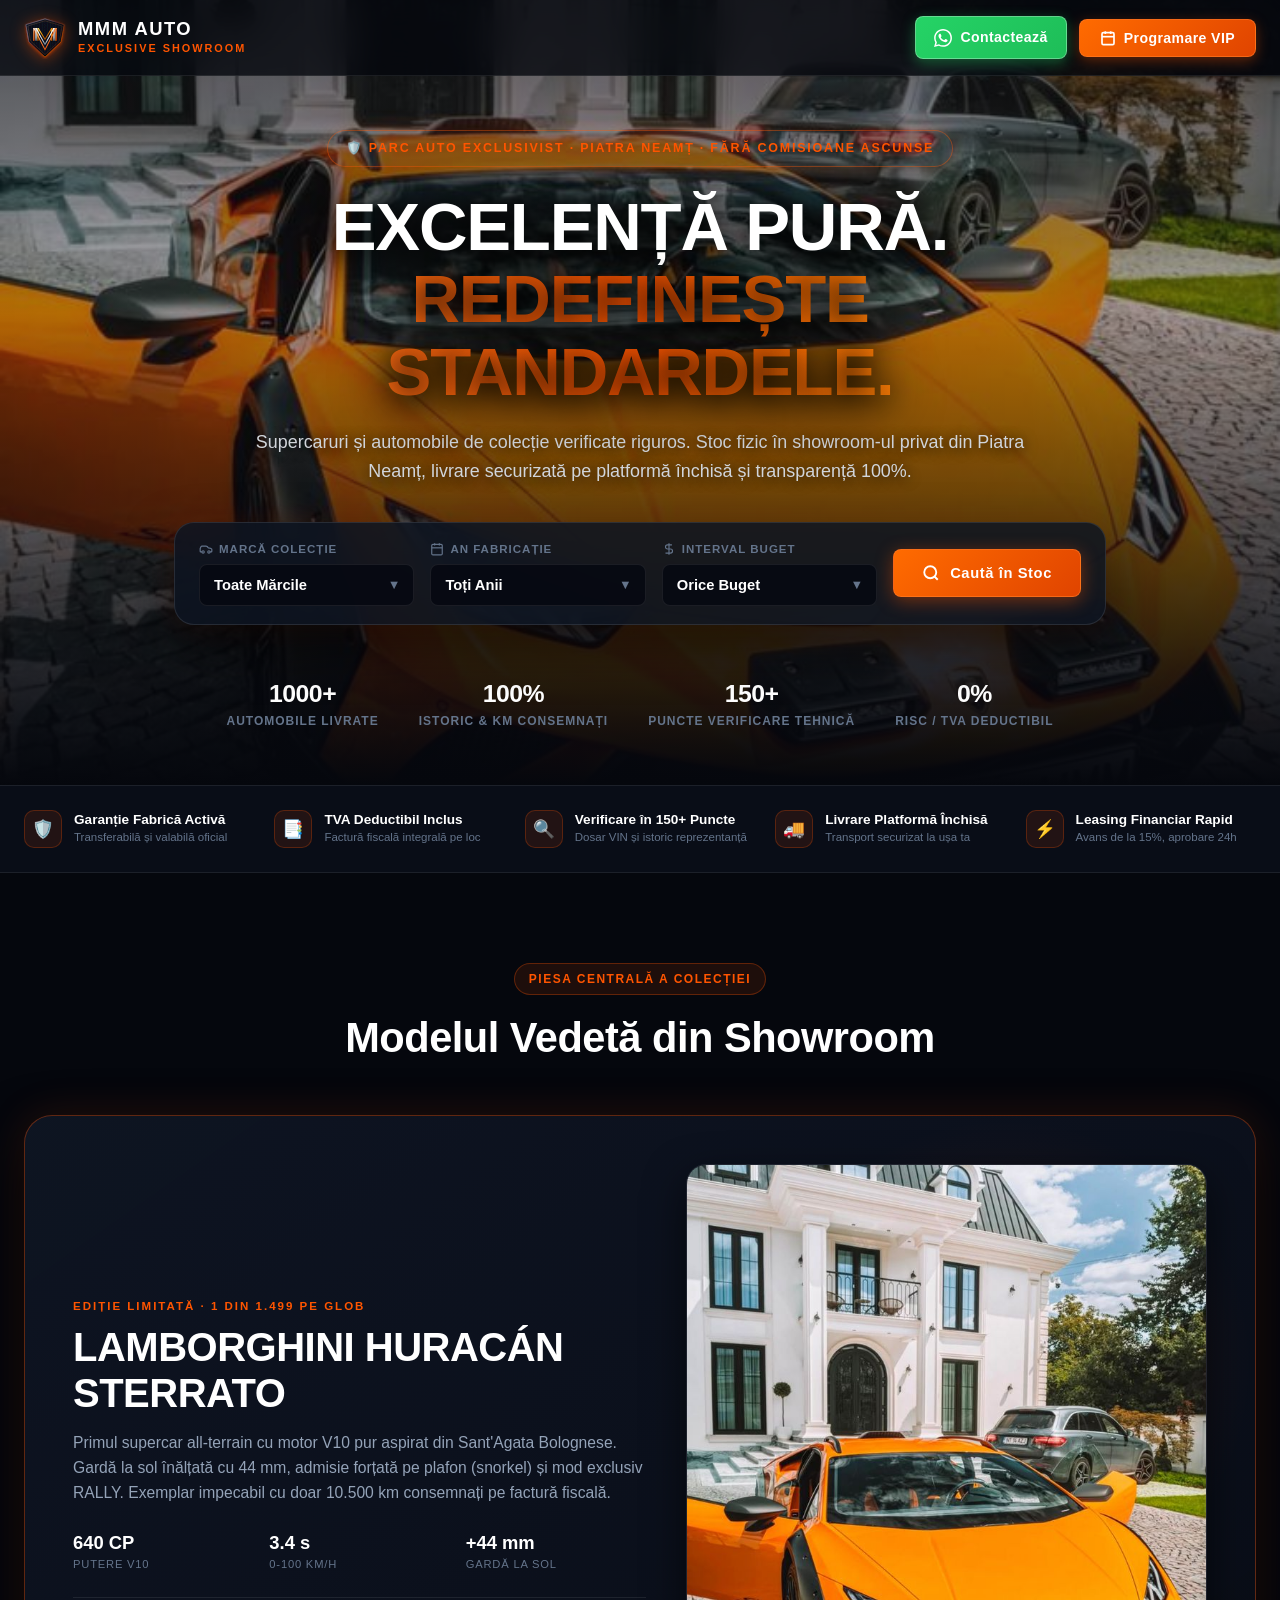
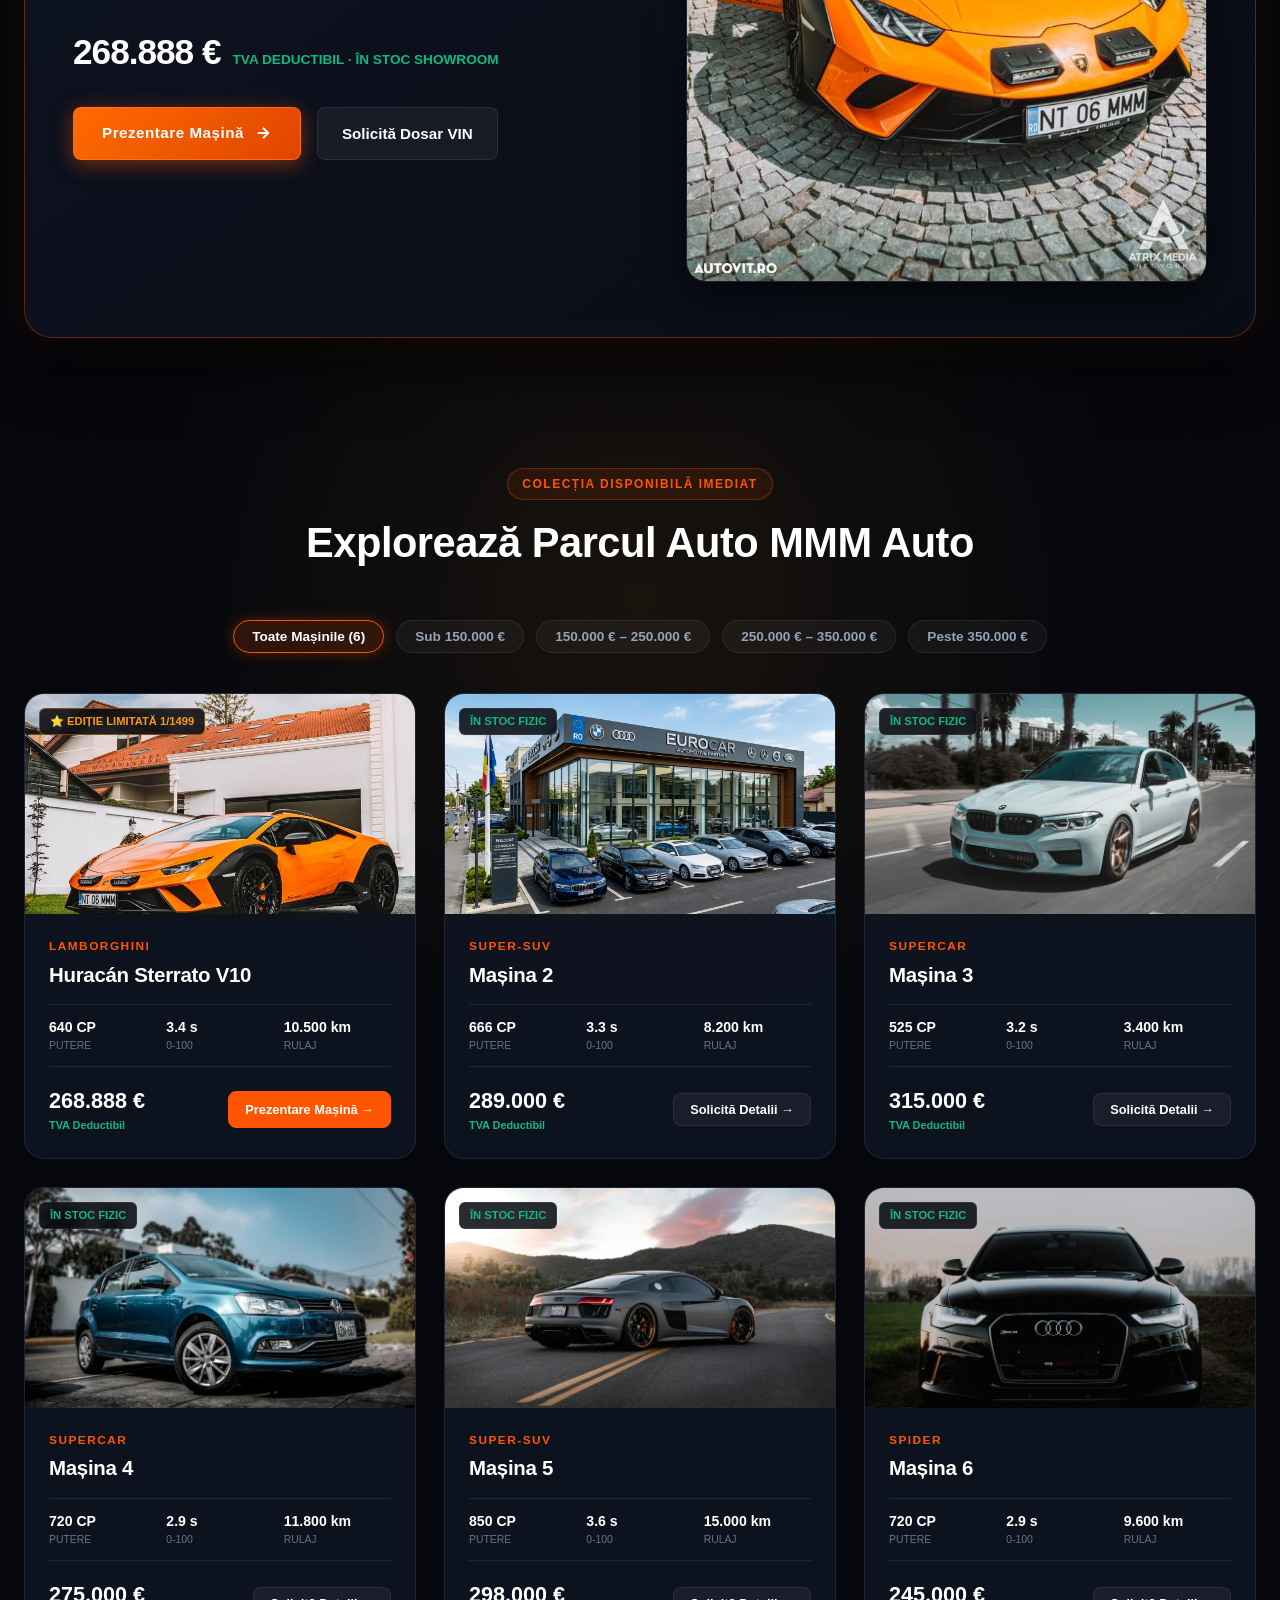
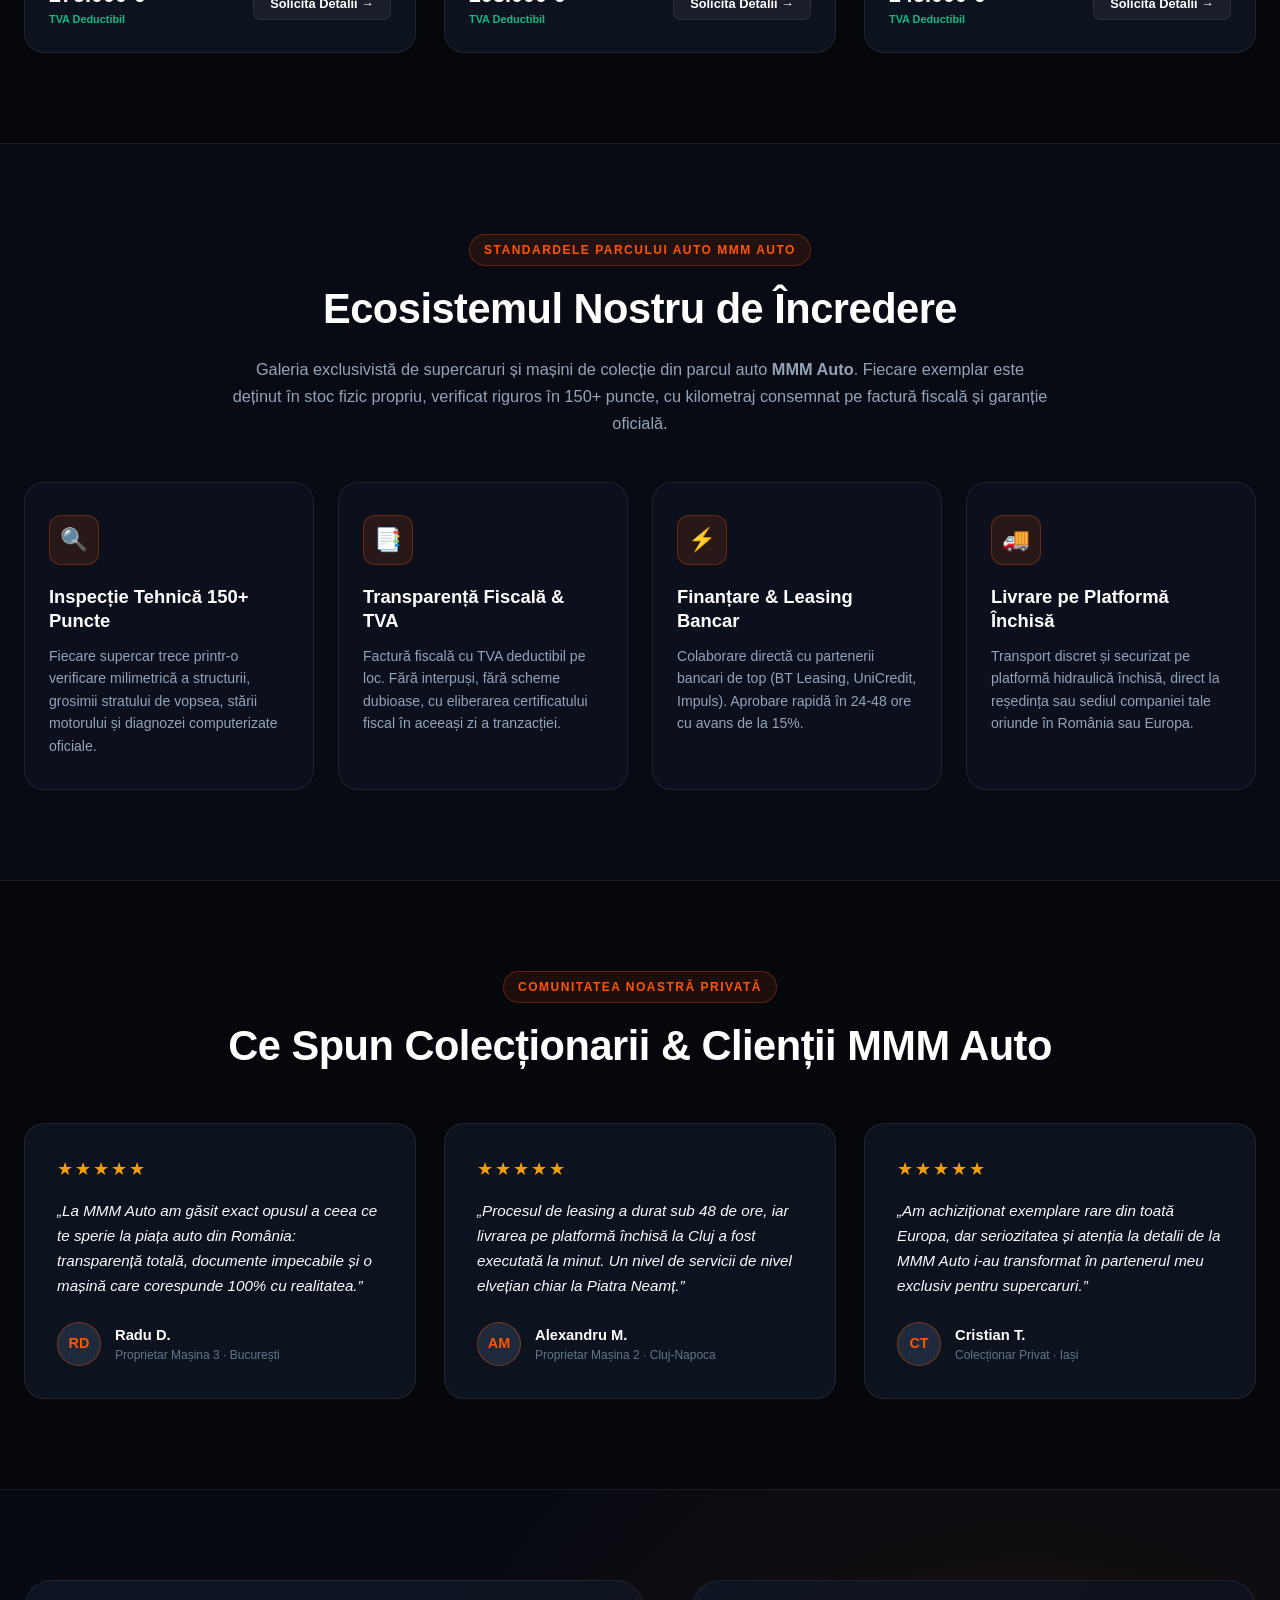
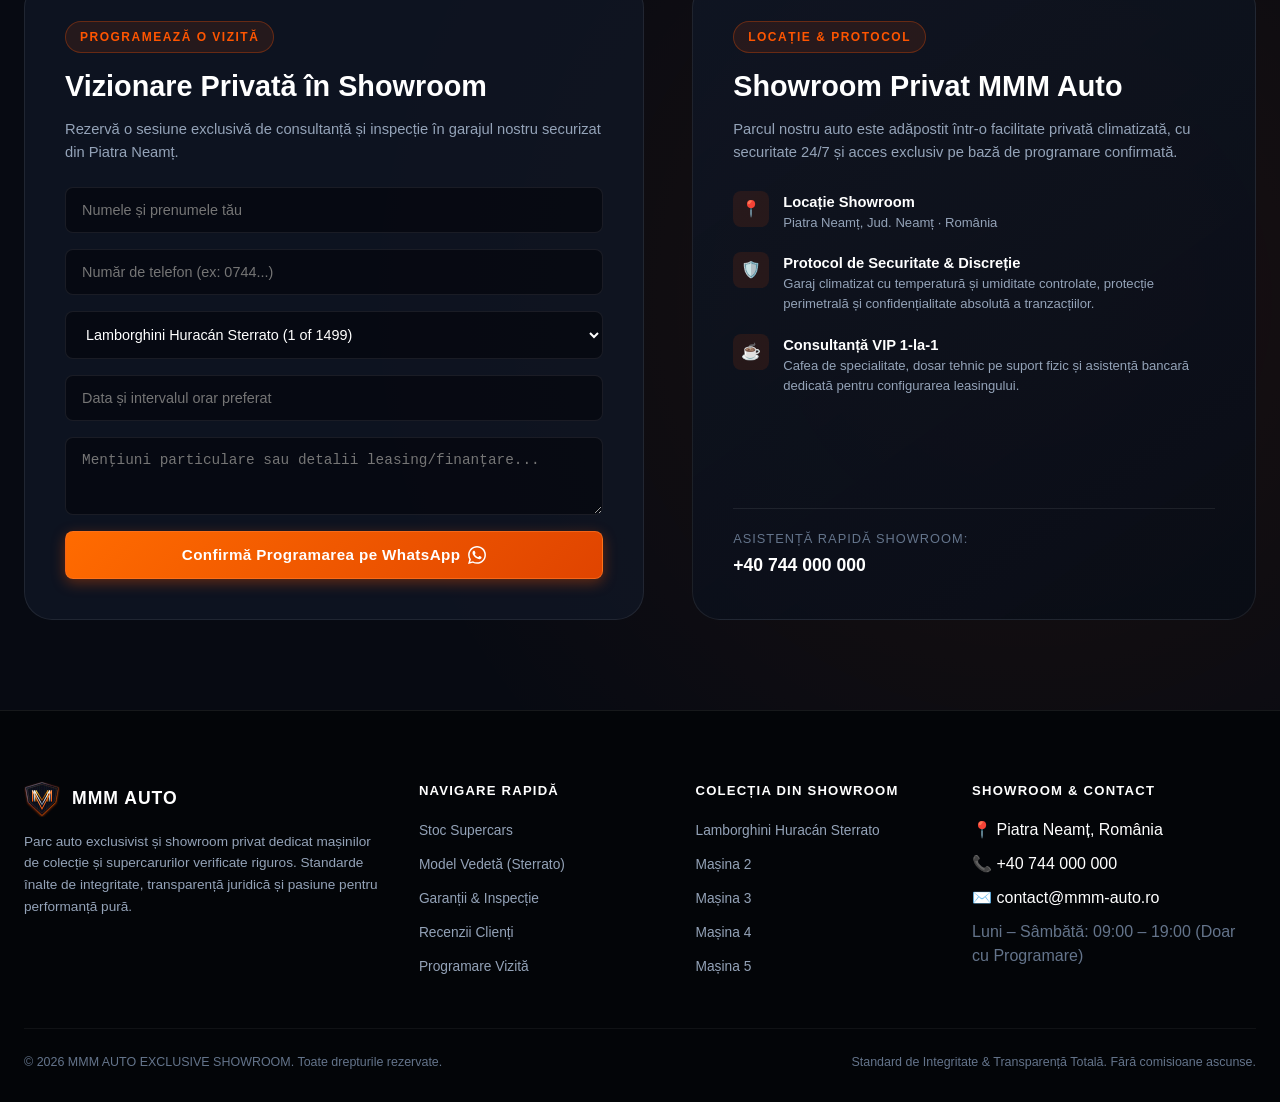
<file: test_hero2.html>
<!DOCTYPE html>
<html lang="ro">
<head>
  <meta charset="UTF-8">
  <meta name="viewport" content="width=device-width, initial-scale=1.0">
  <title>MMM Auto · Showroom Privat & Parc Auto Exclusivist | Supercars de Colecție</title>
  <meta name="description" content="MMM Auto · Parc auto exclusivist și showroom privat în Piatra Neamț. 1000+ automobile livrate, verificare riguroasă în 150+ puncte, factură fiscală cu TVA deductibil și livrare pe platformă închisă.">
  
  <!-- Favicon -->
  <link rel="icon" type="image/svg+xml" href="favicon.svg?v=10">
  
  <!-- Open Graph -->
  <meta property="og:title" content="MMM Auto · Showroom Privat & Parc Auto Exclusivist">
  <meta property="og:description" content="Supercaruri de colecție în stoc fizic propriu. 100% transparență juridică, factură fiscală, leasing financiar parteneri bancari, fără comisioane ascunse.">
  <meta property="og:image" content="images/photo_1.jpg">
  <meta property="og:type" content="website">

  <!-- Stylesheet Dedicated for Showroom -->
  <link rel="stylesheet" href="css/showroom.css?v=3">

<style>
.sh-hero {
  background: url('images/photo_1.jpg') center 55% / cover no-repeat !important;
}
.sh-hero-overlay {
  background: linear-gradient(180deg, rgba(5, 7, 13, 0.65) 0%, rgba(5, 7, 13, 0.30) 40%, rgba(5, 7, 13, 0.85) 85%, #05070d 100%) !important;
}
.sh-hero-title {
  text-shadow: 0 4px 25px rgba(0,0,0,0.9);
}
.sh-hero-subtitle {
  text-shadow: 0 2px 15px rgba(0,0,0,0.9);
}
</style>
</head>
<body>

  <!-- Ambient Light Effects -->
  <div class="ambient-glow-top" aria-hidden="true"></div>
  <div class="ambient-glow-mid" aria-hidden="true"></div>

  <!-- ==============================================================================
       TOP NAVBAR (Smart Auto-Hide, Zero Layout Thrashing - Stânga: Brand | Dreapta: WhatsApp Verde & Programare VIP)
       ============================================================================== -->
  <header class="sh-navbar" id="shNavbar">
    <div class="container sh-nav-container">
      <a href="#hero" class="sh-brand-group" aria-label="MMM Auto Showroom Acasă">
        <img src="images/emblem_mmm_compact.svg?v=10" alt="Scut Supercar MMM Auto" class="sh-brand-emblem">
        <div class="sh-brand-text">
          <span class="sh-brand-name">MMM AUTO</span>
          <span class="sh-brand-sub">EXCLUSIVE SHOWROOM</span>
        </div>
      </a>

      <!-- Acțiuni pe un singur rând: Buton WhatsApp Verde + Buton Programare VIP -->
      <div class="sh-nav-actions">
        <!-- 1. Buton WhatsApp Verde cu Logo și Text "Contactează" -->
        <a href="https://wa.me/40744000000?text=Buna%20ziua,%20doresc%20informatii%20despre%20supercarurile%20din%20showroom-ul%20MMM%20Auto." target="_blank" rel="noopener noreferrer" class="sh-btn-whatsapp-nav" aria-label="Contactează pe WhatsApp">
          <svg width="18" height="18" viewBox="0 0 24 24" fill="currentColor"><path d="M.057 24l1.687-6.163c-1.041-1.804-1.588-3.849-1.587-5.946.003-6.556 5.338-11.891 11.893-11.891 3.181.001 6.167 1.24 8.413 3.488 2.245 2.248 3.481 5.236 3.48 8.414-.003 6.557-5.338 11.892-11.893 11.892-1.99-.001-3.951-.5-5.688-1.448l-6.305 1.654zm6.597-3.807c1.676.995 3.276 1.591 5.392 1.592 5.448 0 9.886-4.434 9.889-9.885.002-5.462-4.415-9.89-9.881-9.892-5.452 0-9.887 4.434-9.889 9.884-.001 2.225.651 3.891 1.746 5.634l-.999 3.648 3.742-.981zm11.387-5.464c-.074-.124-.272-.198-.57-.347-.297-.149-1.758-.868-2.031-.967-.272-.099-.47-.149-.669.149-.198.297-.768.967-.941 1.165-.173.198-.347.223-.644.074-.297-.149-1.255-.462-2.39-1.475-.883-.788-1.48-1.761-1.653-2.059-.173-.297-.018-.458.13-.606.134-.133.297-.347.446-.521.151-.172.2-.296.3-.495.099-.198.05-.372-.025-.521-.075-.148-.669-1.611-.916-2.206-.242-.579-.487-.501-.669-.51l-.57-.01c-.198 0-.52.074-.792.372s-1.04 1.016-1.04 2.479 1.065 2.876 1.213 3.074c.149.198 2.095 3.2 5.076 4.487.709.306 1.263.489 1.694.626.712.226 1.36.194 1.872.118.571-.085 1.758-.719 2.006-1.413.248-.695.248-1.29.173-1.414z"/></svg>
          <span>Contactează</span>
        </a>

        <!-- 2. Buton Programare VIP (pe același rând, deschide Calendarul) -->
        <button type="button" class="sh-btn-primary" id="btnOpenVipModal">
          <svg width="16" height="16" viewBox="0 0 24 24" fill="none" stroke="currentColor" stroke-width="2.5"><rect x="3" y="4" width="18" height="18" rx="2" ry="2"/><line x1="16" y1="2" x2="16" y2="6"/><line x1="8" y1="2" x2="8" y2="6"/><line x1="3" y1="10" x2="21" y2="10"/></svg>
          <span>Programare VIP</span>
        </button>
      </div>
    </div>

    <!-- Laser Progress Bar la baza navbar-ului -->
    <div class="sh-laser-progress-bar" id="shProgressBar" aria-hidden="true"></div>
  </header>

  <!-- ==============================================================================
       SECTION 1: HERO SECTION (Dark Luxury Showcase + Hero Search Autovibe Integration)
       ============================================================================== -->
  <section id="hero" class="sh-hero">
    <div class="sh-hero-overlay" aria-hidden="true"></div>

    <div class="container sh-hero-content">
      <div class="sh-eyebrow-pill">
        <span>🛡️ PARC AUTO EXCLUSIVIST · PIATRA NEAMȚ · FĂRĂ COMISIOANE ASCUNSE</span>
      </div>

      <h1 class="sh-hero-title">
        EXCELENȚĂ PURĂ.
        <span class="sh-hero-accent-orange">REDEFINEȘTE STANDARDELE.</span>
      </h1>

      <p class="sh-hero-sub">
        Supercaruri și automobile de colecție verificate riguros. Stoc fizic în showroom-ul privat din Piatra Neamț, livrare securizată pe platformă închisă și transparență 100%.
      </p>

      <!-- HERO SEARCH BOX (Inspirat din AutoVibe, cu An în loc de Caroserie) -->
      <div class="sh-hero-search-card">
        <div class="sh-search-grid">
          
          <!-- 1. Câmp Marcă -->
          <div class="sh-search-field">
            <label class="sh-search-label" for="searchMake">
              <svg width="14" height="14" viewBox="0 0 24 24" fill="none" stroke="currentColor" stroke-width="2"><path d="M19 17h2c.6 0 1-.4 1-1v-3c0-.9-.7-1.7-1.5-1.9C18.7 10.6 16 10 16 10s-1.3-1.4-2.2-2.3c-.5-.4-1.1-.7-1.8-.7H5c-.6 0-1.1.4-1.4.9l-1.4 2.9A3.7 3.7 0 0 0 2 12v4c0 .6.4 1 1 1h2"/><circle cx="7" cy="17" r="2"/><circle cx="17" cy="17" r="2"/></svg>
              <span>Marcă Colecție</span>
            </label>
            <div class="sh-search-select-wrap">
              <select id="searchMake" class="sh-search-select">
                <option value="">Toate Mărcile</option>
                <option value="Lamborghini">Lamborghini</option>
                <option value="Ferrari">Ferrari</option>
                <option value="Porsche">Porsche</option>
                <option value="McLaren">McLaren</option>
                <option value="Mercedes-AMG">Mercedes-AMG</option>
              </select>
              <span class="sh-search-arrow">▼</span>
            </div>
          </div>

          <!-- 2. Câmp An (În loc de Segment Caroserie) -->
          <div class="sh-search-field">
            <label class="sh-search-label" for="searchYear">
              <svg width="14" height="14" viewBox="0 0 24 24" fill="none" stroke="currentColor" stroke-width="2"><rect x="3" y="4" width="18" height="18" rx="2" ry="2"/><line x1="16" y1="2" x2="16" y2="6"/><line x1="8" y1="2" x2="8" y2="6"/><line x1="3" y1="10" x2="21" y2="10"/></svg>
              <span>An Fabricație</span>
            </label>
            <div class="sh-search-select-wrap">
              <select id="searchYear" class="sh-search-select">
                <option value="">Toți Anii</option>
                <option value="2024">2024</option>
                <option value="2023">2023</option>
                <option value="2022">2022</option>
                <option value="2021">2021</option>
                <option value="2020">2020+</option>
              </select>
              <span class="sh-search-arrow">▼</span>
            </div>
          </div>

          <!-- 3. Câmp Buget Maxim -->
          <div class="sh-search-field">
            <label class="sh-search-label" for="searchBudget">
              <svg width="14" height="14" viewBox="0 0 24 24" fill="none" stroke="currentColor" stroke-width="2"><path d="M12 2v20M17 5H9.5a3.5 3.5 0 0 0 0 7h5a3.5 3.5 0 0 1 0 7H6"/></svg>
              <span>Interval Buget</span>
            </label>
            <div class="sh-search-select-wrap">
              <select id="searchBudget" class="sh-search-select">
                <option value="all">Orice Buget</option>
                <option value="under-150">Sub 150.000 €</option>
                <option value="150-250">150.000 € – 250.000 €</option>
                <option value="250-350">250.000 € – 350.000 €</option>
                <option value="over-350">Peste 350.000 €</option>
              </select>
              <span class="sh-search-arrow">▼</span>
            </div>
          </div>

          <!-- 4. Buton Căutare -->
          <div class="sh-search-field" style="justify-content: flex-end;">
            <button type="button" id="btnHeroSearch" class="sh-btn-search">
              <svg width="18" height="18" viewBox="0 0 24 24" fill="none" stroke="currentColor" stroke-width="2.5"><circle cx="11" cy="11" r="8"/><line x1="21" y1="21" x2="16.65" y2="16.65"/></svg>
              <span>Caută în Stoc</span>
            </button>
          </div>

        </div>
      </div>

      <!-- Stats Counter Row (1000+ în loc de 50+) -->
      <div class="sh-stats-strip">
        <div class="sh-stat-item">
          <span class="sh-stat-val">1000+</span>
          <span class="sh-stat-sub">Automobile Livrate</span>
        </div>
        <div class="sh-stat-item">
          <span class="sh-stat-val">100%</span>
          <span class="sh-stat-sub">Istoric & KM Consemnați</span>
        </div>
        <div class="sh-stat-item">
          <span class="sh-stat-val">150+</span>
          <span class="sh-stat-sub">Puncte Verificare Tehnică</span>
        </div>
        <div class="sh-stat-item">
          <span class="sh-stat-val">0%</span>
          <span class="sh-stat-sub">Risc / TVA Deductibil</span>
        </div>
      </div>

    </div>
  </section>

  <!-- ==============================================================================
       SECTION 2: TRUST BADGES STRIP (din Imaginea 2 - VinFast)
       ============================================================================== -->
  <section class="sh-trust-strip-section" aria-label="Garanții Juridice și Tehnice MMM Auto">
    <div class="container">
      <div class="sh-trust-badges-grid">
        
        <div class="sh-trust-badge-item">
          <div class="sh-tb-icon">🛡️</div>
          <div class="sh-tb-text">
            <span class="sh-tb-title">Garanție Fabrică Activă</span>
            <span class="sh-tb-desc">Transferabilă și valabilă oficial</span>
          </div>
        </div>

        <div class="sh-trust-badge-item">
          <div class="sh-tb-icon">📑</div>
          <div class="sh-tb-text">
            <span class="sh-tb-title">TVA Deductibil Inclus</span>
            <span class="sh-tb-desc">Factură fiscală integrală pe loc</span>
          </div>
        </div>

        <div class="sh-trust-badge-item">
          <div class="sh-tb-icon">🔍</div>
          <div class="sh-tb-text">
            <span class="sh-tb-title">Verificare în 150+ Puncte</span>
            <span class="sh-tb-desc">Dosar VIN și istoric reprezentanță</span>
          </div>
        </div>

        <div class="sh-trust-badge-item">
          <div class="sh-tb-icon">🚚</div>
          <div class="sh-tb-text">
            <span class="sh-tb-title">Livrare Platformă Închisă</span>
            <span class="sh-tb-desc">Transport securizat la ușa ta</span>
          </div>
        </div>

        <div class="sh-trust-badge-item">
          <div class="sh-tb-icon">⚡</div>
          <div class="sh-tb-text">
            <span class="sh-tb-title">Leasing Financiar Rapid</span>
            <span class="sh-tb-desc">Avans de la 15%, aprobare 24h</span>
          </div>
        </div>

      </div>
    </div>
  </section>

  <!-- ==============================================================================
       SECTION 3: FEATURED MODEL SPOTLIGHT (din Imaginea 3 - Cardul Vedetă Sterrato)
       ============================================================================== -->
  <section id="featured" class="sh-featured-section">
    <div class="container">
      <div class="sh-section-header">
        <div class="sh-section-badge">PIESA CENTRALĂ A COLECȚIEI</div>
        <h2 class="sh-section-title">Modelul Vedetă din Showroom</h2>
      </div>

      <div class="sh-featured-card">
        
        <!-- Info Column -->
        <div class="sh-featured-info">
          <span class="sh-fc-badge">EDIȚIE LIMITATĂ · 1 DIN 1.499 PE GLOB</span>
          <h3 class="sh-fc-title">LAMBORGHINI HURACÁN STERRATO</h3>
          <p class="sh-fc-desc">
            Primul supercar all-terrain cu motor V10 pur aspirat din Sant'Agata Bolognese. Gardă la sol înălțată cu 44 mm, admisie forțată pe plafon (snorkel) și mod exclusiv RALLY. Exemplar impecabil cu doar 10.500 km consemnați pe factură fiscală.
          </p>

          <div class="sh-fc-specs-row">
            <div class="sh-fc-spec-box">
              <span class="sh-fc-spec-val">640 CP</span>
              <span class="sh-fc-spec-lbl">Putere V10</span>
            </div>
            <div class="sh-fc-spec-box">
              <span class="sh-fc-spec-val">3.4 s</span>
              <span class="sh-fc-spec-lbl">0-100 km/h</span>
            </div>
            <div class="sh-fc-spec-box">
              <span class="sh-fc-spec-val">+44 mm</span>
              <span class="sh-fc-spec-lbl">Gardă la Sol</span>
            </div>
          </div>

          <div class="sh-fc-price-wrap">
            <span class="sh-fc-price">268.888 €</span>
            <span class="sh-fc-price-sub">TVA Deductibil · În Stoc Showroom</span>
          </div>

          <div class="sh-fc-actions">
            <!-- Link Direct către masina.php cu textul "Prezentare Masina" -->
            <a href="masina.php" class="sh-btn-discover-car">
              <span>Prezentare Mașină</span>
              <svg width="18" height="18" viewBox="0 0 24 24" fill="none" stroke="currentColor" stroke-width="2.5"><line x1="5" y1="12" x2="19" y2="12"/><polyline points="12 5 19 12 12 19"/></svg>
            </a>
            <button type="button" class="sh-btn-secondary" onclick="document.getElementById('btnOpenVipModal').click()">
              <span>Solicită Dosar VIN</span>
            </button>
          </div>
        </div>

        <!-- Visual Column -->
        <div class="sh-featured-media">
          <img src="images/photo_1.jpg" alt="Lamborghini Huracán Sterrato MMM Auto Showroom" class="sh-featured-img">
        </div>

      </div>
    </div>
  </section>

  <!-- ==============================================================================
       SECTION 4: FLEET SHOWROOM LINEUP (Cu Nume Masina 2, Masina 3, ..., Masina 6)
       ============================================================================== -->
  <section id="stoc" class="sh-fleet-section">
    <div class="container">
      
      <div class="sh-section-header">
        <div class="sh-section-badge">COLECȚIA DISPONIBILĂ IMEDIAT</div>
        <h2 class="sh-section-title">Explorează Parcul Auto MMM Auto</h2>
      </div>

      <!-- Selector Rapid după Buget (din Imaginea 2) -->
      <div class="sh-filter-pills-bar">
        <button class="sh-filter-pill active" data-filter="all">Toate Mașinile (6)</button>
        <button class="sh-filter-pill" data-filter="under-150">Sub 150.000 €</button>
        <button class="sh-filter-pill" data-filter="150-250">150.000 € – 250.000 €</button>
        <button class="sh-filter-pill" data-filter="250-350">250.000 € – 350.000 €</button>
        <button class="sh-filter-pill" data-filter="over-350">Peste 350.000 €</button>
      </div>

      <!-- Car Cards Grid -->
      <div class="sh-fleet-grid">
        
        <!-- CARD 1: LAMBORGHINI HURACAN STERRATO (FLAGSHIP - Link către masina.php) -->
        <div class="sh-car-card" data-make="Lamborghini" data-year="2024" data-price="268888">
          <div class="sh-car-media">
            <span class="sh-car-chip-status gold">⭐ EDIȚIE LIMITATĂ 1/1499</span>
            <img src="images/photo_2.jpg" alt="Lamborghini Huracán Sterrato" class="sh-car-img">
          </div>
          <div class="sh-car-body">
            <span class="sh-car-make">LAMBORGHINI</span>
            <h4 class="sh-car-name">Huracán Sterrato V10</h4>
            <div class="sh-car-specs-grid">
              <div class="sh-spec-col">
                <span class="sh-spec-val">640 CP</span>
                <span class="sh-spec-lbl">Putere</span>
              </div>
              <div class="sh-spec-col">
                <span class="sh-spec-val">3.4 s</span>
                <span class="sh-spec-lbl">0-100</span>
              </div>
              <div class="sh-spec-col">
                <span class="sh-spec-val">10.500 km</span>
                <span class="sh-spec-lbl">Rulaj</span>
              </div>
            </div>
            <div class="sh-car-footer">
              <div class="sh-car-price-box">
                <span class="sh-car-price">268.888 €</span>
                <span class="sh-car-price-sub">TVA Deductibil</span>
              </div>
              <a href="masina.php" class="sh-btn-car-detail" style="background:var(--accent-arancio); border-color:var(--accent-arancio);">Prezentare Mașină →</a>
            </div>
          </div>
        </div>

        <!-- CARD 2: MAȘINA 2 -->
        <div class="sh-car-card" data-make="Lamborghini" data-year="2023" data-price="289000">
          <div class="sh-car-media">
            <span class="sh-car-chip-status">ÎN STOC FIZIC</span>
            <img src="images/dealer-showroom.jpg" alt="Mașina 2" class="sh-car-img">
          </div>
          <div class="sh-car-body">
            <span class="sh-car-make">SUPER-SUV</span>
            <h4 class="sh-car-name">Mașina 2</h4>
            <div class="sh-car-specs-grid">
              <div class="sh-spec-col">
                <span class="sh-spec-val">666 CP</span>
                <span class="sh-spec-lbl">Putere</span>
              </div>
              <div class="sh-spec-col">
                <span class="sh-spec-val">3.3 s</span>
                <span class="sh-spec-lbl">0-100</span>
              </div>
              <div class="sh-spec-col">
                <span class="sh-spec-val">8.200 km</span>
                <span class="sh-spec-lbl">Rulaj</span>
              </div>
            </div>
            <div class="sh-car-footer">
              <div class="sh-car-price-box">
                <span class="sh-car-price">289.000 €</span>
                <span class="sh-car-price-sub">TVA Deductibil</span>
              </div>
              <button type="button" class="sh-btn-car-detail" onclick="document.getElementById('btnOpenVipModal').click()">Solicită Detalii →</button>
            </div>
          </div>
        </div>

        <!-- CARD 3: MAȘINA 3 -->
        <div class="sh-car-card" data-make="Porsche" data-year="2024" data-price="315000">
          <div class="sh-car-media">
            <span class="sh-car-chip-status">ÎN STOC FIZIC</span>
            <img src="images/0.jpg" alt="Mașina 3" class="sh-car-img">
          </div>
          <div class="sh-car-body">
            <span class="sh-car-make">SUPERCAR</span>
            <h4 class="sh-car-name">Mașina 3</h4>
            <div class="sh-car-specs-grid">
              <div class="sh-spec-col">
                <span class="sh-spec-val">525 CP</span>
                <span class="sh-spec-lbl">Putere</span>
              </div>
              <div class="sh-spec-col">
                <span class="sh-spec-val">3.2 s</span>
                <span class="sh-spec-lbl">0-100</span>
              </div>
              <div class="sh-spec-col">
                <span class="sh-spec-val">3.400 km</span>
                <span class="sh-spec-lbl">Rulaj</span>
              </div>
            </div>
            <div class="sh-car-footer">
              <div class="sh-car-price-box">
                <span class="sh-car-price">315.000 €</span>
                <span class="sh-car-price-sub">TVA Deductibil</span>
              </div>
              <button type="button" class="sh-btn-car-detail" onclick="document.getElementById('btnOpenVipModal').click()">Solicită Detalii →</button>
            </div>
          </div>
        </div>

        <!-- CARD 4: MAȘINA 4 -->
        <div class="sh-car-card" data-make="Ferrari" data-year="2022" data-price="275000">
          <div class="sh-car-media">
            <span class="sh-car-chip-status">ÎN STOC FIZIC</span>
            <img src="images/1.jpg" alt="Mașina 4" class="sh-car-img">
          </div>
          <div class="sh-car-body">
            <span class="sh-car-make">SUPERCAR</span>
            <h4 class="sh-car-name">Mașina 4</h4>
            <div class="sh-car-specs-grid">
              <div class="sh-spec-col">
                <span class="sh-spec-val">720 CP</span>
                <span class="sh-spec-lbl">Putere</span>
              </div>
              <div class="sh-spec-col">
                <span class="sh-spec-val">2.9 s</span>
                <span class="sh-spec-lbl">0-100</span>
              </div>
              <div class="sh-spec-col">
                <span class="sh-spec-val">11.800 km</span>
                <span class="sh-spec-lbl">Rulaj</span>
              </div>
            </div>
            <div class="sh-car-footer">
              <div class="sh-car-price-box">
                <span class="sh-car-price">275.000 €</span>
                <span class="sh-car-price-sub">TVA Deductibil</span>
              </div>
              <button type="button" class="sh-btn-car-detail" onclick="document.getElementById('btnOpenVipModal').click()">Solicită Detalii →</button>
            </div>
          </div>
        </div>

        <!-- CARD 5: MAȘINA 5 -->
        <div class="sh-car-card" data-make="Mercedes-AMG" data-year="2023" data-price="298000">
          <div class="sh-car-media">
            <span class="sh-car-chip-status">ÎN STOC FIZIC</span>
            <img src="images/2.jpg" alt="Mașina 5" class="sh-car-img">
          </div>
          <div class="sh-car-body">
            <span class="sh-car-make">SUPER-SUV</span>
            <h4 class="sh-car-name">Mașina 5</h4>
            <div class="sh-car-specs-grid">
              <div class="sh-spec-col">
                <span class="sh-spec-val">850 CP</span>
                <span class="sh-spec-lbl">Putere</span>
              </div>
              <div class="sh-spec-col">
                <span class="sh-spec-val">3.6 s</span>
                <span class="sh-spec-lbl">0-100</span>
              </div>
              <div class="sh-spec-col">
                <span class="sh-spec-val">15.000 km</span>
                <span class="sh-spec-lbl">Rulaj</span>
              </div>
            </div>
            <div class="sh-car-footer">
              <div class="sh-car-price-box">
                <span class="sh-car-price">298.000 €</span>
                <span class="sh-car-price-sub">TVA Deductibil</span>
              </div>
              <button type="button" class="sh-btn-car-detail" onclick="document.getElementById('btnOpenVipModal').click()">Solicită Detalii →</button>
            </div>
          </div>
        </div>

        <!-- CARD 6: MAȘINA 6 -->
        <div class="sh-car-card" data-make="McLaren" data-year="2022" data-price="245000">
          <div class="sh-car-media">
            <span class="sh-car-chip-status">ÎN STOC FIZIC</span>
            <img src="images/3.jpg" alt="Mașina 6" class="sh-car-img">
          </div>
          <div class="sh-car-body">
            <span class="sh-car-make">SPIDER</span>
            <h4 class="sh-car-name">Mașina 6</h4>
            <div class="sh-car-specs-grid">
              <div class="sh-spec-col">
                <span class="sh-spec-val">720 CP</span>
                <span class="sh-spec-lbl">Putere</span>
              </div>
              <div class="sh-spec-col">
                <span class="sh-spec-val">2.9 s</span>
                <span class="sh-spec-lbl">0-100</span>
              </div>
              <div class="sh-spec-col">
                <span class="sh-spec-val">9.600 km</span>
                <span class="sh-spec-lbl">Rulaj</span>
              </div>
            </div>
            <div class="sh-car-footer">
              <div class="sh-car-price-box">
                <span class="sh-car-price">245.000 €</span>
                <span class="sh-car-price-sub">TVA Deductibil</span>
              </div>
              <button type="button" class="sh-btn-car-detail" onclick="document.getElementById('btnOpenVipModal').click()">Solicită Detalii →</button>
            </div>
          </div>
        </div>

      </div>

    </div>
  </section>

  <!-- ==============================================================================
       SECTION 5: TRUST ECOSYSTEM & SERVICES (Pilonii de Încredere MMM Auto)
       ============================================================================== -->
  <section id="servicii" class="sh-services-section">
    <div class="container">
      
      <div class="sh-section-header">
        <div class="sh-section-badge">STANDARDELE PARCULUI AUTO MMM AUTO</div>
        <h2 class="sh-section-title">Ecosistemul Nostru de Încredere</h2>
        <p style="color:var(--text-muted); font-size:1.02rem; max-width:820px; margin:16px auto 0; line-height:1.65;">
          Galeria exclusivistă de supercaruri și mașini de colecție din parcul auto <strong>MMM Auto</strong>. Fiecare exemplar este deținut în stoc fizic propriu, verificat riguros în 150+ puncte, cu kilometraj consemnat pe factură fiscală și garanție oficială.
        </p>
      </div>

      <div class="sh-services-grid">
        
        <div class="sh-service-card">
          <div class="sh-sc-icon-wrap">🔍</div>
          <h4 class="sh-sc-title">Inspecție Tehnică 150+ Puncte</h4>
          <p class="sh-sc-desc">Fiecare supercar trece printr-o verificare milimetrică a structurii, grosimii stratului de vopsea, stării motorului și diagnozei computerizate oficiale.</p>
        </div>

        <div class="sh-service-card">
          <div class="sh-sc-icon-wrap">📑</div>
          <h4 class="sh-sc-title">Transparență Fiscală & TVA</h4>
          <p class="sh-sc-desc">Factură fiscală cu TVA deductibil pe loc. Fără interpuși, fără scheme dubioase, cu eliberarea certificatului fiscal în aceeași zi a tranzacției.</p>
        </div>

        <div class="sh-service-card">
          <div class="sh-sc-icon-wrap">⚡</div>
          <h4 class="sh-sc-title">Finanțare & Leasing Bancar</h4>
          <p class="sh-sc-desc">Colaborare directă cu partenerii bancari de top (BT Leasing, UniCredit, Impuls). Aprobare rapidă în 24-48 ore cu avans de la 15%.</p>
        </div>

        <div class="sh-service-card">
          <div class="sh-sc-icon-wrap">🚚</div>
          <h4 class="sh-sc-title">Livrare pe Platformă Închisă</h4>
          <p class="sh-sc-desc">Transport discret și securizat pe platformă hidraulică închisă, direct la reședința sau sediul companiei tale oriunde în România sau Europa.</p>
        </div>

      </div>

    </div>
  </section>

  <!-- ==============================================================================
       SECTION 6: REVIEWS & COMMUNITY (Mărturii Verificate)
       ============================================================================== -->
  <section id="comunitate" class="sh-reviews-section">
    <div class="container">
      
      <div class="sh-section-header">
        <div class="sh-section-badge">COMUNITATEA NOASTRĂ PRIVATĂ</div>
        <h2 class="sh-section-title">Ce Spun Colecționarii & Clienții MMM Auto</h2>
      </div>

      <div class="sh-reviews-grid">
        
        <div class="sh-review-card">
          <div class="sh-rc-stars">★★★★★</div>
          <p class="sh-rc-quote">„La MMM Auto am găsit exact opusul a ceea ce te sperie la piața auto din România: transparență totală, documente impecabile și o mașină care corespunde 100% cu realitatea.”</p>
          <div class="sh-rc-author">
            <div class="sh-rc-avatar">RD</div>
            <div class="sh-rc-info">
              <span class="sh-rc-name">Radu D.</span>
              <span class="sh-rc-car">Proprietar Mașina 3 · București</span>
            </div>
          </div>
        </div>

        <div class="sh-review-card">
          <div class="sh-rc-stars">★★★★★</div>
          <p class="sh-rc-quote">„Procesul de leasing a durat sub 48 de ore, iar livrarea pe platformă închisă la Cluj a fost executată la minut. Un nivel de servicii de nivel elvețian chiar la Piatra Neamț.”</p>
          <div class="sh-rc-author">
            <div class="sh-rc-avatar">AM</div>
            <div class="sh-rc-info">
              <span class="sh-rc-name">Alexandru M.</span>
              <span class="sh-rc-car">Proprietar Mașina 2 · Cluj-Napoca</span>
            </div>
          </div>
        </div>

        <div class="sh-review-card">
          <div class="sh-rc-stars">★★★★★</div>
          <p class="sh-rc-quote">„Am achiziționat exemplare rare din toată Europa, dar seriozitatea și atenția la detalii de la MMM Auto i-au transformat în partenerul meu exclusiv pentru supercaruri.”</p>
          <div class="sh-rc-author">
            <div class="sh-rc-avatar">CT</div>
            <div class="sh-rc-info">
              <span class="sh-rc-name">Cristian T.</span>
              <span class="sh-rc-car">Colecționar Privat · Iași</span>
            </div>
          </div>
        </div>

      </div>

    </div>
  </section>

  <!-- ==============================================================================
       SECTION 7: VIP BOOKING & SHOWROOM LOCATION (din Imaginea 2 - VinFast Split)
       ============================================================================== -->
  <section id="contact" class="sh-booking-section">
    <div class="container">
      
      <div class="sh-booking-split">
        
        <!-- Form Column -->
        <div class="sh-booking-card">
          <div class="sh-section-badge">PROGRAMEAZĂ O VIZITĂ</div>
          <h3 style="font-size:1.8rem; font-weight:900; color:#fff; margin-bottom:10px;">Vizionare Privată în Showroom</h3>
          <p style="color:var(--text-muted); font-size:0.92rem;">Rezervă o sesiune exclusivă de consultanță și inspecție în garajul nostru securizat din Piatra Neamț.</p>

          <form id="bookingForm" class="sh-form-group">
            <input type="text" id="bName" class="sh-input-field" placeholder="Numele și prenumele tău" required>
            <input type="tel" id="bPhone" class="sh-input-field" placeholder="Număr de telefon (ex: 0744...)" required>
            <select id="bModel" class="sh-input-field">
              <option value="Lamborghini Huracán Sterrato">Lamborghini Huracán Sterrato (1 of 1499)</option>
              <option value="Mașina 2">Mașina 2</option>
              <option value="Mașina 3">Mașina 3</option>
              <option value="Mașina 4">Mașina 4</option>
              <option value="Mașina 5">Mașina 5</option>
              <option value="Mașina 6">Mașina 6</option>
              <option value="Alt Model / Cerere Specială">Alt Model din Stoc / Cerere Specială</option>
            </select>
            <input type="text" id="bDate" class="sh-input-field" placeholder="Data și intervalul orar preferat">
            <textarea id="bNotes" class="sh-input-field" rows="3" placeholder="Mențiuni particulare sau detalii leasing/finanțare..."></textarea>
            
            <button type="submit" class="sh-btn-primary" style="padding:14px; justify-content:center; width:100%; font-size:0.95rem;">
              <span>Confirmă Programarea pe WhatsApp</span>
              <svg width="18" height="18" viewBox="0 0 24 24" fill="currentColor"><path d="M.057 24l1.687-6.163c-1.041-1.804-1.588-3.849-1.587-5.946.003-6.556 5.338-11.891 11.893-11.891 3.181.001 6.167 1.24 8.413 3.488 2.245 2.248 3.481 5.236 3.48 8.414-.003 6.557-5.338 11.892-11.893 11.892-1.99-.001-3.951-.5-5.688-1.448l-6.305 1.654zm6.597-3.807c1.676.995 3.276 1.591 5.392 1.592 5.448 0 9.886-4.434 9.889-9.885.002-5.462-4.415-9.89-9.881-9.892-5.452 0-9.887 4.434-9.889 9.884-.001 2.225.651 3.891 1.746 5.634l-.999 3.648 3.742-.981zm11.387-5.464c-.074-.124-.272-.198-.57-.347-.297-.149-1.758-.868-2.031-.967-.272-.099-.47-.149-.669.149-.198.297-.768.967-.941 1.165-.173.198-.347.223-.644.074-.297-.149-1.255-.462-2.39-1.475-.883-.788-1.48-1.761-1.653-2.059-.173-.297-.018-.458.13-.606.134-.133.297-.347.446-.521.151-.172.2-.296.3-.495.099-.198.05-.372-.025-.521-.075-.148-.669-1.611-.916-2.206-.242-.579-.487-.501-.669-.51l-.57-.01c-.198 0-.52.074-.792.372s-1.04 1.016-1.04 2.479 1.065 2.876 1.213 3.074c.149.198 2.095 3.2 5.076 4.487.709.306 1.263.489 1.694.626.712.226 1.36.194 1.872.118.571-.085 1.758-.719 2.006-1.413.248-.695.248-1.29.173-1.414z"/></svg>
            </button>
          </form>
        </div>

        <!-- Location Info Column -->
        <div class="sh-showroom-info-card">
          <div>
            <div class="sh-section-badge">LOCAȚIE & PROTOCOL</div>
            <h3 style="font-size:1.8rem; font-weight:900; color:#fff; margin-bottom:10px;">Showroom Privat MMM Auto</h3>
            <p style="color:var(--text-muted); font-size:0.92rem;">Parcul nostru auto este adăpostit într-o facilitate privată climatizată, cu securitate 24/7 și acces exclusiv pe bază de programare confirmată.</p>

            <div class="sh-sic-items">
              <div class="sh-sic-row">
                <div class="sh-sic-icon">📍</div>
                <div>
                  <div class="sh-sic-title">Locație Showroom</div>
                  <div class="sh-sic-desc">Piatra Neamț, Jud. Neamț · România</div>
                </div>
              </div>

              <div class="sh-sic-row">
                <div class="sh-sic-icon">🛡️</div>
                <div>
                  <div class="sh-sic-title">Protocol de Securitate & Discreție</div>
                  <div class="sh-sic-desc">Garaj climatizat cu temperatură și umiditate controlate, protecție perimetrală și confidențialitate absolută a tranzacțiilor.</div>
                </div>
              </div>

              <div class="sh-sic-row">
                <div class="sh-sic-icon">☕</div>
                <div>
                  <div class="sh-sic-title">Consultanță VIP 1-la-1</div>
                  <div class="sh-sic-desc">Cafea de specialitate, dosar tehnic pe suport fizic și asistență bancară dedicată pentru configurarea leasingului.</div>
                </div>
              </div>
            </div>
          </div>

          <div style="padding-top:20px; border-top:1px solid var(--border-subtle);">
            <span style="font-size:0.8rem; color:var(--text-dim); text-transform:uppercase; letter-spacing:1px; display:block; margin-bottom:4px;">Asistență Rapidă Showroom:</span>
            <strong style="font-size:1.1rem; color:#fff;">+40 744 000 000</strong>
          </div>
        </div>

      </div>

    </div>
  </section>

  <!-- ==============================================================================
       FOOTER (Official MMM Auto)
       ============================================================================== -->
  <footer class="sh-footer">
    <div class="container">
      
      <div class="sh-footer-grid">
        
        <div class="sh-footer-brand">
          <div style="display:flex; align-items:center; gap:12px;">
            <img src="images/emblem_mmm_compact.svg?v=10" alt="MMM Auto" style="width:36px; height:36px;">
            <span style="font-size:1.1rem; font-weight:900; letter-spacing:1px; color:#fff;">MMM AUTO</span>
          </div>
          <p style="font-size:0.85rem; color:var(--text-muted); line-height:1.6;">
            Parc auto exclusivist și showroom privat dedicat mașinilor de colecție și supercarurilor verificate riguros. Standarde înalte de integritate, transparență juridică și pasiune pentru performanță pură.
          </p>
        </div>

        <div>
          <h5 class="sh-footer-title">Navigare Rapidă</h5>
          <ul class="sh-footer-links">
            <li><a href="#stoc">Stoc Supercars</a></li>
            <li><a href="#featured">Model Vedetă (Sterrato)</a></li>
            <li><a href="#servicii">Garanții & Inspecție</a></li>
            <li><a href="#comunitate">Recenzii Clienți</a></li>
            <li><a href="#contact">Programare Vizită</a></li>
          </ul>
        </div>

        <div>
          <h5 class="sh-footer-title">Colecția din Showroom</h5>
          <ul class="sh-footer-links">
            <li><a href="masina.php">Lamborghini Huracán Sterrato</a></li>
            <li><a href="#stoc">Mașina 2</a></li>
            <li><a href="#stoc">Mașina 3</a></li>
            <li><a href="#stoc">Mașina 4</a></li>
            <li><a href="#stoc">Mașina 5</a></li>
          </ul>
        </div>

        <div>
          <h5 class="sh-footer-title">Showroom & Contact</h5>
          <ul class="sh-footer-links">
            <li><span style="color:#fff;">📍 Piatra Neamț, România</span></li>
            <li><span style="color:#fff;">📞 +40 744 000 000</span></li>
            <li><span style="color:#fff;">✉️ contact@mmm-auto.ro</span></li>
            <li><span style="color:var(--text-dim);">Luni – Sâmbătă: 09:00 – 19:00 (Doar cu Programare)</span></li>
          </ul>
        </div>

      </div>

      <div class="sh-footer-bottom">
        <span>© 2026 MMM AUTO EXCLUSIVE SHOWROOM. Toate drepturile rezervate.</span>
        <span>Standard de Integritate & Transparență Totală. Fără comisioane ascunse.</span>
      </div>

    </div>
  </footer>

  <!-- ==============================================================================
       INTERACTIVE VIP CALENDAR MODAL (Alegere Dată, Oră, Nume -> Trimite pe WhatsApp)
       ============================================================================== -->
  <div id="modalVipCalendar" class="sh-modal-overlay" role="dialog" aria-modal="true" aria-labelledby="vipModalTitle">
    <div class="sh-modal-box">
      <button type="button" class="sh-modal-close-btn" id="closeVipModalBtn" aria-label="Închide modal">&times;</button>
      
      <div class="sh-section-badge" style="margin-bottom:8px;">SHOWROOM PRIVAT PIATRA NEAMȚ</div>
      <h3 class="sh-modal-title" id="vipModalTitle">Programare Vizită VIP</h3>
      <p class="sh-modal-sub">Alege data și intervalul orar dorit. Detaliile vor fi trimise direct către echipa de concierge pe WhatsApp.</p>

      <form id="vipModalForm" class="sh-modal-form">
        
        <div>
          <label style="font-size:0.75rem; font-weight:700; color:var(--text-dim); text-transform:uppercase; display:block; margin-bottom:6px;">Nume și Prenume *</label>
          <input type="text" id="vipName" class="sh-input-field" placeholder="ex: Alexandru Popescu" required>
        </div>

        <div>
          <label style="font-size:0.75rem; font-weight:700; color:var(--text-dim); text-transform:uppercase; display:block; margin-bottom:6px;">Număr de Telefon (WhatsApp) *</label>
          <input type="tel" id="vipPhone" class="sh-input-field" placeholder="ex: 0744 123 456" required>
        </div>

        <div>
          <label style="font-size:0.75rem; font-weight:700; color:var(--text-dim); text-transform:uppercase; display:block; margin-bottom:6px;">Data Vizitei *</label>
          <input type="date" id="vipDate" class="sh-input-field" required>
        </div>

        <div>
          <span class="sh-calendar-slots-label">Interval Orar Preferat *</span>
          <div class="sh-time-slots-grid">
            <button type="button" class="sh-time-slot-btn" data-time="10:00">10:00</button>
            <button type="button" class="sh-time-slot-btn active" data-time="11:30">11:30</button>
            <button type="button" class="sh-time-slot-btn" data-time="14:00">14:00</button>
            <button type="button" class="sh-time-slot-btn" data-time="15:30">15:30</button>
            <button type="button" class="sh-time-slot-btn" data-time="17:00">17:00</button>
            <button type="button" class="sh-time-slot-btn" data-time="18:30">18:30</button>
          </div>
        </div>

        <div>
          <label style="font-size:0.75rem; font-weight:700; color:var(--text-dim); text-transform:uppercase; display:block; margin-bottom:6px;">Model de Interes</label>
          <select id="vipModel" class="sh-input-field">
            <option value="Lamborghini Huracán Sterrato (1 of 1499)">Lamborghini Huracán Sterrato (1 of 1499)</option>
            <option value="Mașina 2">Mașina 2</option>
            <option value="Mașina 3">Mașina 3</option>
            <option value="Mașina 4">Mașina 4</option>
            <option value="Mașina 5">Mașina 5</option>
            <option value="Mașina 6">Mașina 6</option>
            <option value="Alt Model / Consultanță Generală">Alt Model din Stoc / Consultanță Generală</option>
          </select>
        </div>

        <div>
          <label style="font-size:0.75rem; font-weight:700; color:var(--text-dim); text-transform:uppercase; display:block; margin-bottom:6px;">Mențiuni particulare (Opțional)</label>
          <input type="text" id="vipNotes" class="sh-input-field" placeholder="ex: Solicit și calcul preliminar leasing...">
        </div>

        <button type="submit" class="sh-btn-confirm-wa">
          <svg width="20" height="20" viewBox="0 0 24 24" fill="currentColor"><path d="M.057 24l1.687-6.163c-1.041-1.804-1.588-3.849-1.587-5.946.003-6.556 5.338-11.891 11.893-11.891 3.181.001 6.167 1.24 8.413 3.488 2.245 2.248 3.481 5.236 3.48 8.414-.003 6.557-5.338 11.892-11.893 11.892-1.99-.001-3.951-.5-5.688-1.448l-6.305 1.654zm6.597-3.807c1.676.995 3.276 1.591 5.392 1.592 5.448 0 9.886-4.434 9.889-9.885.002-5.462-4.415-9.89-9.881-9.892-5.452 0-9.887 4.434-9.889 9.884-.001 2.225.651 3.891 1.746 5.634l-.999 3.648 3.742-.981zm11.387-5.464c-.074-.124-.272-.198-.57-.347-.297-.149-1.758-.868-2.031-.967-.272-.099-.47-.149-.669.149-.198.297-.768.967-.941 1.165-.173.198-.347.223-.644.074-.297-.149-1.255-.462-2.39-1.475-.883-.788-1.48-1.761-1.653-2.059-.173-.297-.018-.458.13-.606.134-.133.297-.347.446-.521.151-.172.2-.296.3-.495.099-.198.05-.372-.025-.521-.075-.148-.669-1.611-.916-2.206-.242-.579-.487-.501-.669-.51l-.57-.01c-.198 0-.52.074-.792.372s-1.04 1.016-1.04 2.479 1.065 2.876 1.213 3.074c.149.198 2.095 3.2 5.076 4.487.709.306 1.263.489 1.694.626.712.226 1.36.194 1.872.118.571-.085 1.758-.719 2.006-1.413.248-.695.248-1.29.173-1.414z"/></svg>
          <span>Confirmă și Trimite pe WhatsApp</span>
        </button>

      </form>
    </div>
  </div>

  <!-- Scroll-to-Top Button with Circular SVG Progress Ring -->
  <button id="shScrollTopBtn" class="sh-scroll-top-btn" aria-label="Înapoi sus">
    <svg class="sh-progress-ring" width="50" height="50" viewBox="0 0 50 50">
      <circle class="sh-progress-ring-track" cx="25" cy="25" r="22" fill="none" stroke-width="2"/>
      <circle id="shScrollProgressCircle" class="sh-progress-ring-circle" cx="25" cy="25" r="22" fill="none" stroke-width="2"/>
    </svg>
    <span class="sh-st-arrow">↑</span>
  </button>

  <!-- Scripts -->
  <script src="js/showroom.js?v=3"></script>
</body>
</html>
</file>
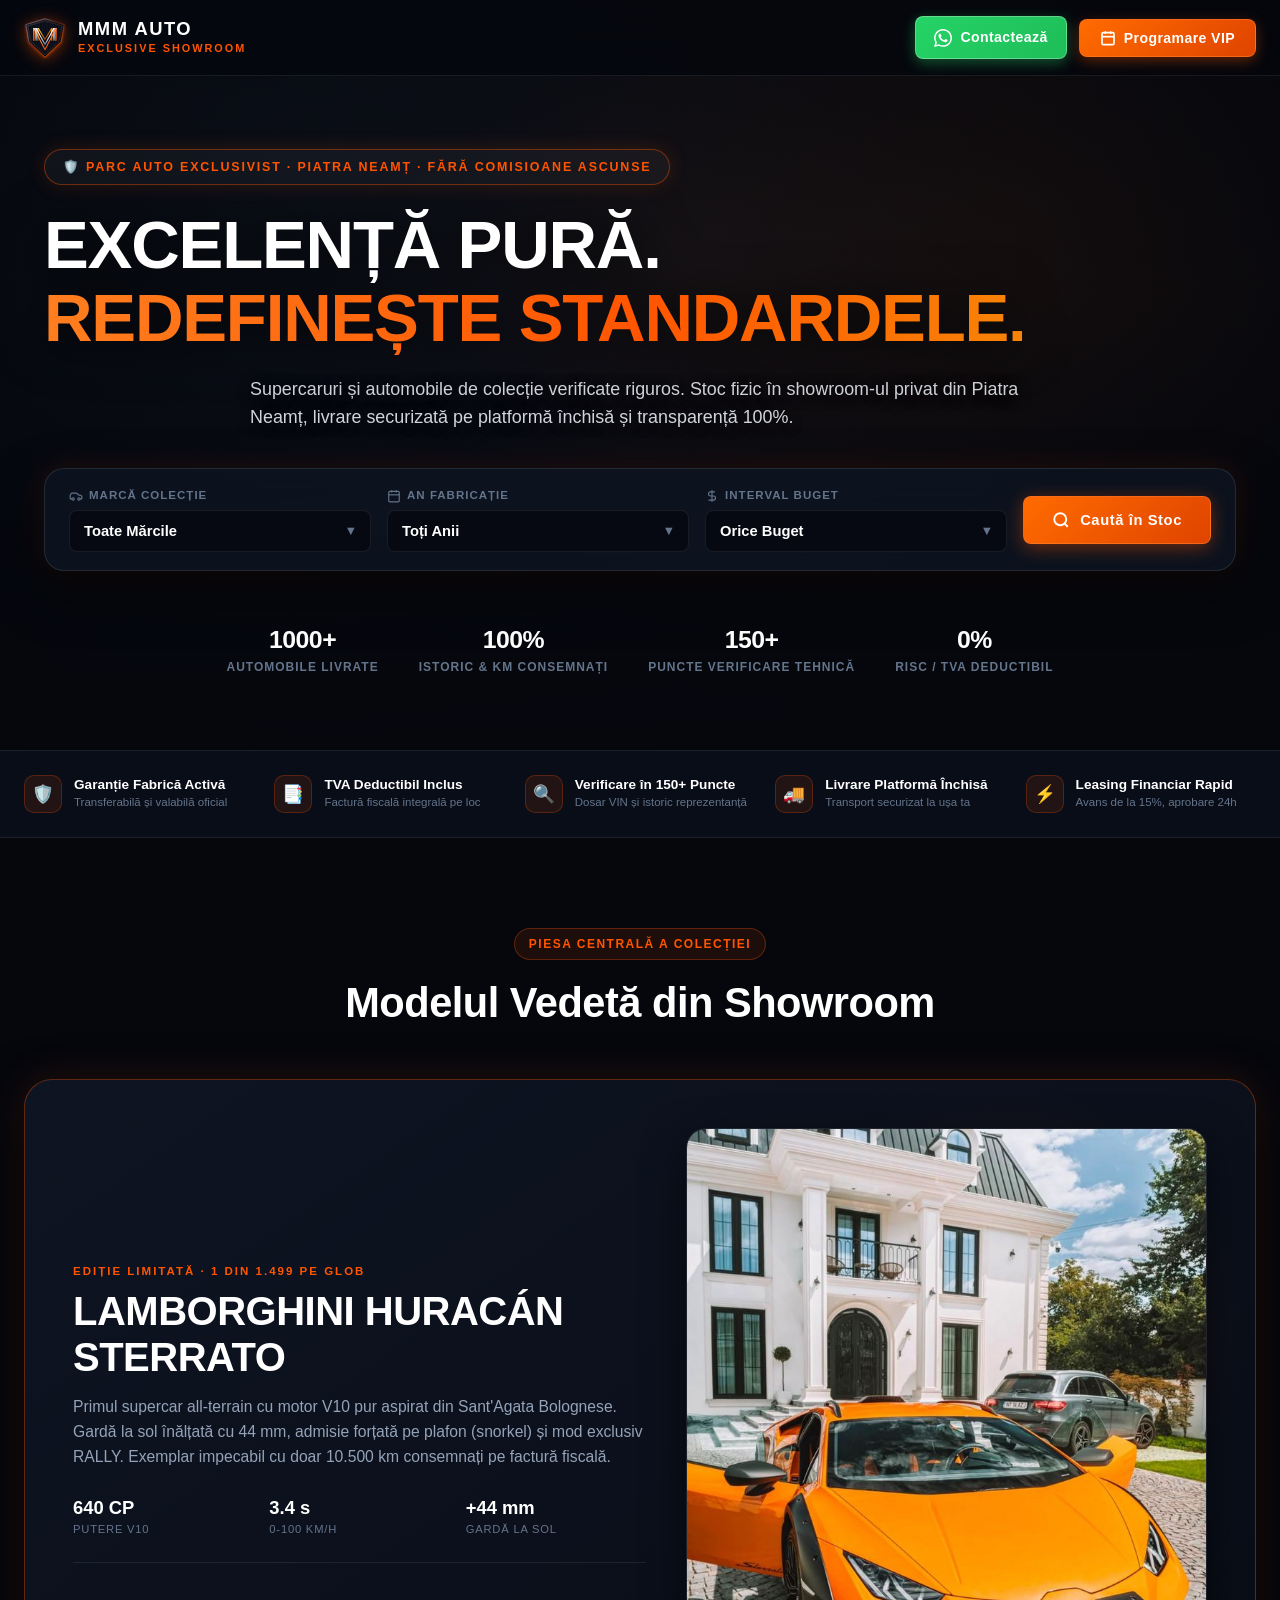
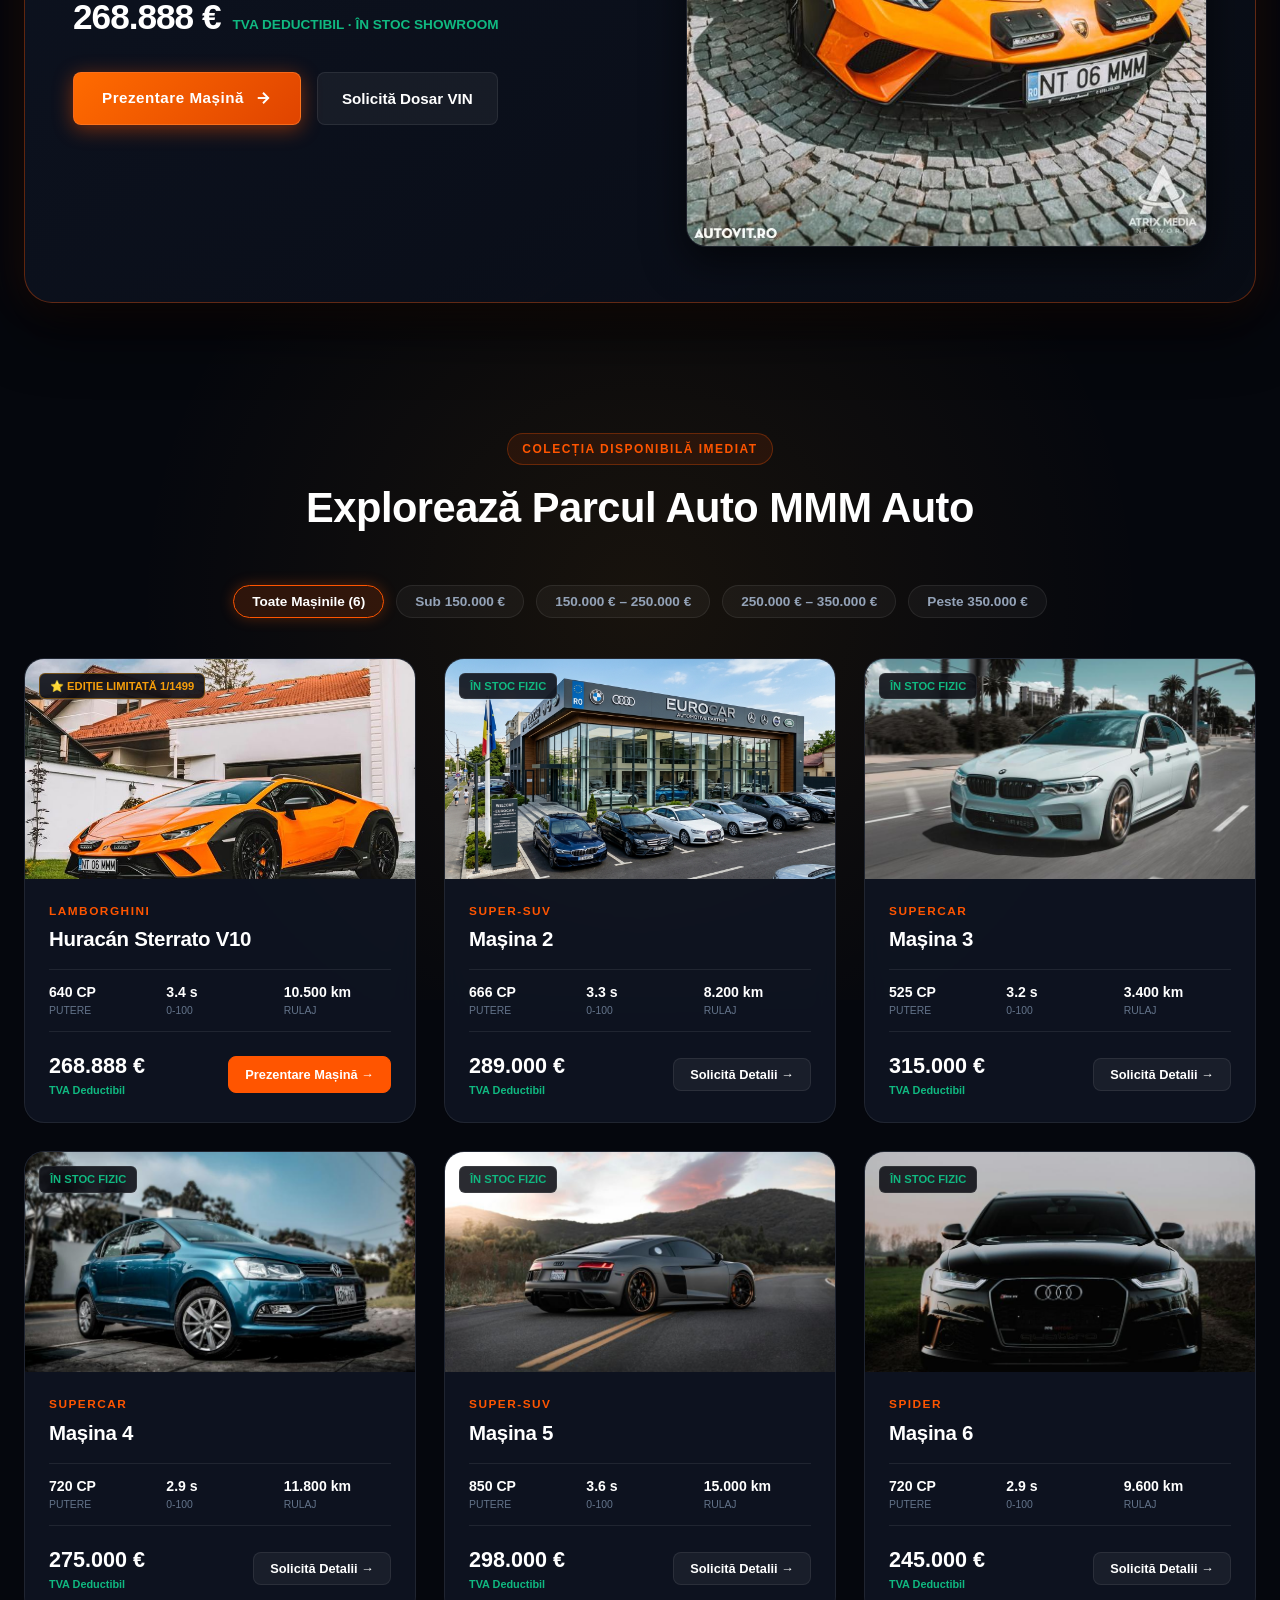
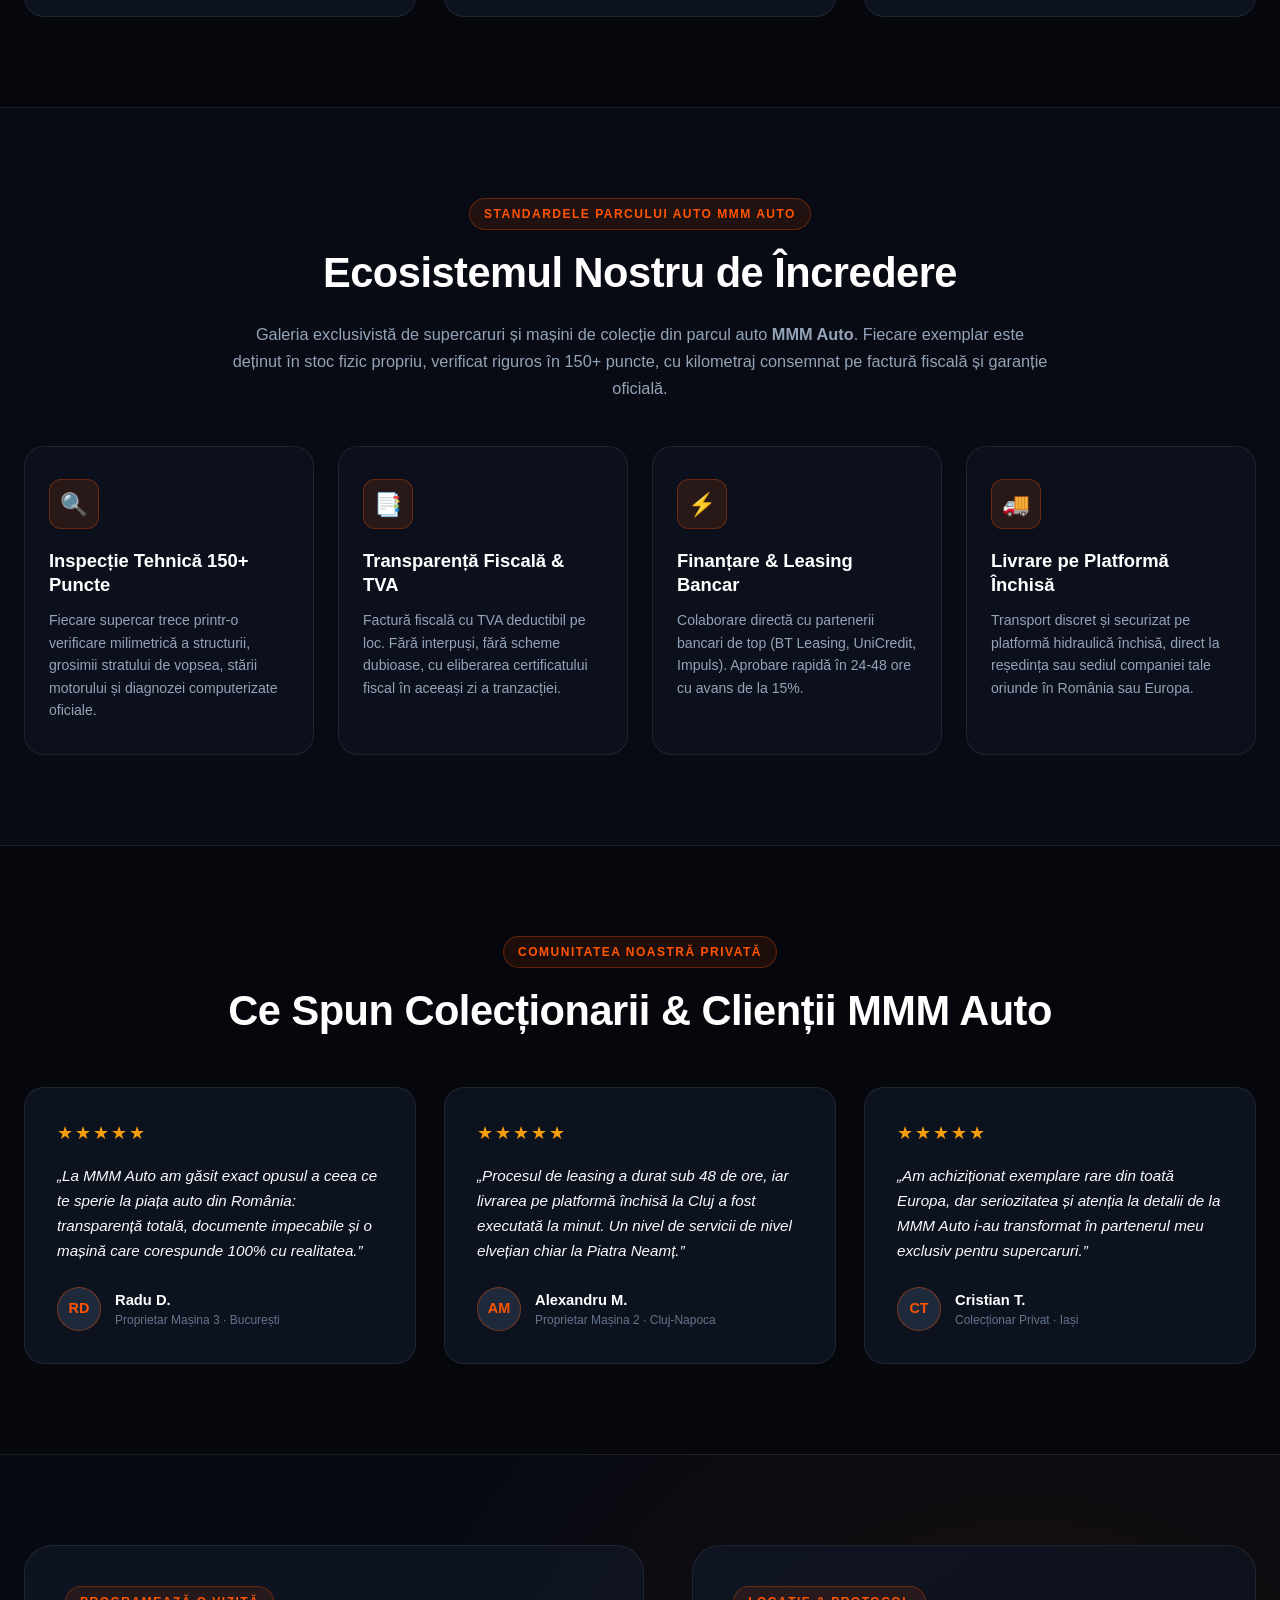
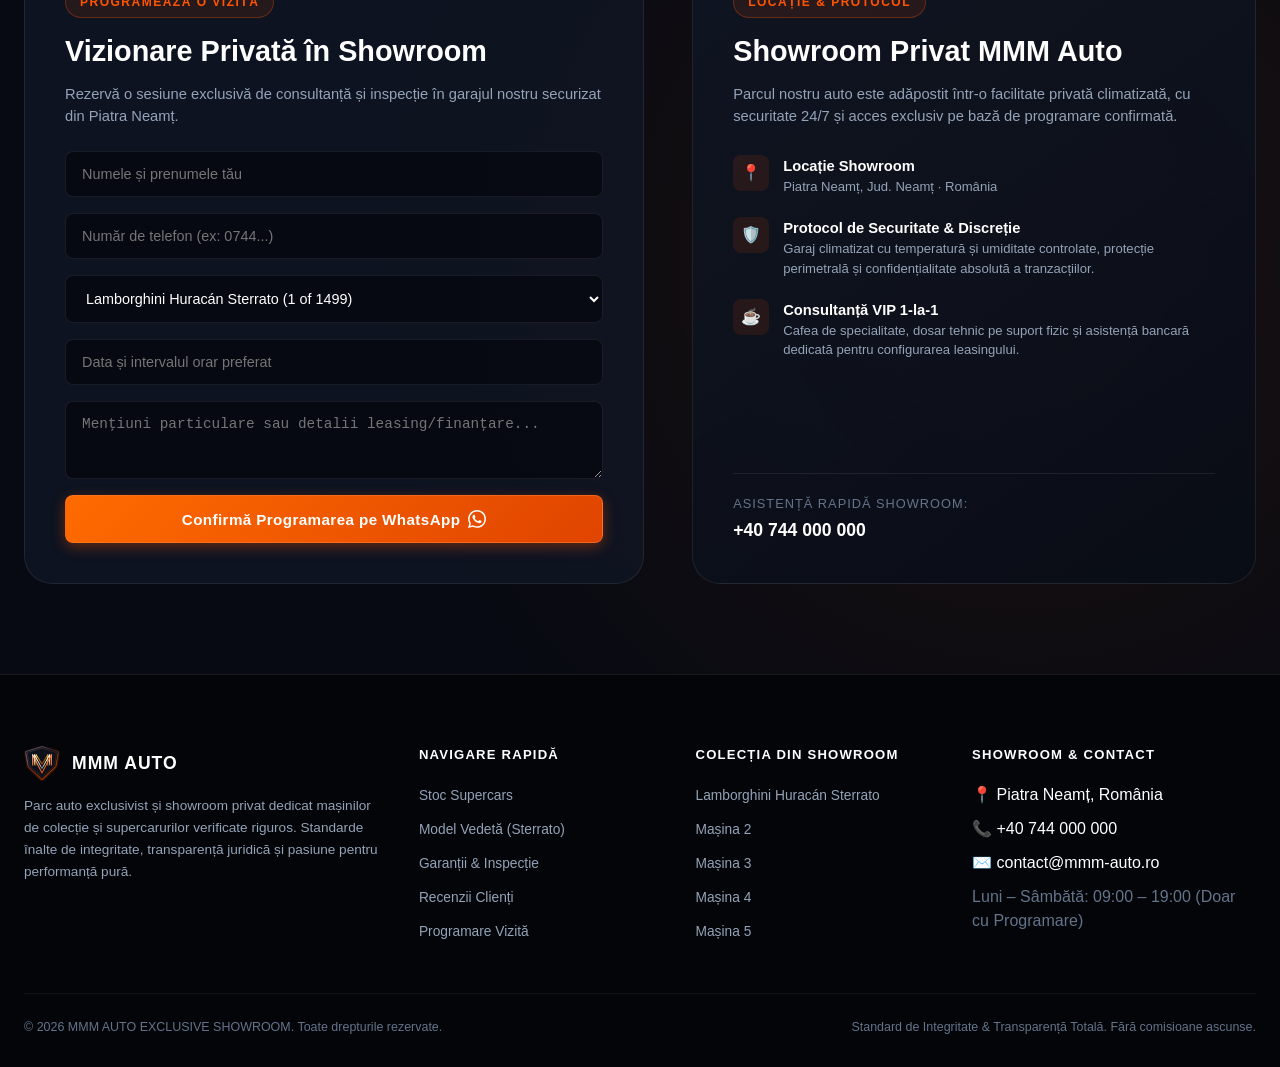
<file: test_hero3.html>
<!DOCTYPE html>
<html lang="ro">
<head>
  <meta charset="UTF-8">
  <meta name="viewport" content="width=device-width, initial-scale=1.0">
  <title>MMM Auto · Showroom Privat & Parc Auto Exclusivist | Supercars de Colecție</title>
  <meta name="description" content="MMM Auto · Parc auto exclusivist și showroom privat în Piatra Neamț. 1000+ automobile livrate, verificare riguroasă în 150+ puncte, factură fiscală cu TVA deductibil și livrare pe platformă închisă.">
  
  <!-- Favicon -->
  <link rel="icon" type="image/svg+xml" href="favicon.svg?v=10">
  
  <!-- Open Graph -->
  <meta property="og:title" content="MMM Auto · Showroom Privat & Parc Auto Exclusivist">
  <meta property="og:description" content="Supercaruri de colecție în stoc fizic propriu. 100% transparență juridică, factură fiscală, leasing financiar parteneri bancari, fără comisioane ascunse.">
  <meta property="og:image" content="images/photo_1.jpg">
  <meta property="og:type" content="website">

  <!-- Stylesheet Dedicated for Showroom -->
  <link rel="stylesheet" href="css/showroom.css?v=3">

<style>
.sh-hero {
  background: radial-gradient(circle at 80% 30%, rgba(255, 107, 0, 0.15) 0%, transparent 50%),
              radial-gradient(circle at 20% 20%, rgba(30, 41, 59, 0.6) 0%, #05070d 80%) !important;
  min-height: 750px;
}
.sh-hero-content {
  max-width: 1240px;
  text-align: left;
}
.sh-hero-split-grid {
  display: grid;
  grid-template-columns: 1.15fr 0.85fr;
  gap: 40px;
  align-items: center;
  margin-bottom: 35px;
}
.sh-hero-car-showcase {
  position: relative;
  border-radius: 20px;
  overflow: hidden;
  border: 1px solid rgba(255, 107, 0, 0.25);
  box-shadow: 0 20px 50px rgba(0,0,0,0.7), 0 0 40px rgba(255, 107, 0, 0.15);
  background: #0d121f;
}
.sh-hero-car-showcase img {
  width: 100%;
  height: 380px;
  object-fit: cover;
  display: block;
  transition: transform 0.6s cubic-bezier(0.16, 1, 0.3, 1);
}
.sh-hero-car-showcase:hover img {
  transform: scale(1.04);
}
.sh-hero-car-badge {
  position: absolute;
  bottom: 16px;
  left: 16px;
  right: 16px;
  padding: 12px 18px;
  background: rgba(5, 7, 13, 0.85);
  backdrop-filter: blur(12px);
  border: 1px solid rgba(255,255,255,0.1);
  border-radius: 12px;
  display: flex;
  justify-content: space-between;
  align-items: center;
}
.sh-hero-car-badge-title {
  font-size: 15px;
  font-weight: 700;
  color: #fff;
}
.sh-hero-car-badge-sub {
  font-size: 12px;
  color: #ff6b00;
  font-weight: 600;
}
</style>
</head>
<body>

  <!-- Ambient Light Effects -->
  <div class="ambient-glow-top" aria-hidden="true"></div>
  <div class="ambient-glow-mid" aria-hidden="true"></div>

  <!-- ==============================================================================
       TOP NAVBAR (Smart Auto-Hide, Zero Layout Thrashing - Stânga: Brand | Dreapta: WhatsApp Verde & Programare VIP)
       ============================================================================== -->
  <header class="sh-navbar" id="shNavbar">
    <div class="container sh-nav-container">
      <a href="#hero" class="sh-brand-group" aria-label="MMM Auto Showroom Acasă">
        <img src="images/emblem_mmm_compact.svg?v=10" alt="Scut Supercar MMM Auto" class="sh-brand-emblem">
        <div class="sh-brand-text">
          <span class="sh-brand-name">MMM AUTO</span>
          <span class="sh-brand-sub">EXCLUSIVE SHOWROOM</span>
        </div>
      </a>

      <!-- Acțiuni pe un singur rând: Buton WhatsApp Verde + Buton Programare VIP -->
      <div class="sh-nav-actions">
        <!-- 1. Buton WhatsApp Verde cu Logo și Text "Contactează" -->
        <a href="https://wa.me/40744000000?text=Buna%20ziua,%20doresc%20informatii%20despre%20supercarurile%20din%20showroom-ul%20MMM%20Auto." target="_blank" rel="noopener noreferrer" class="sh-btn-whatsapp-nav" aria-label="Contactează pe WhatsApp">
          <svg width="18" height="18" viewBox="0 0 24 24" fill="currentColor"><path d="M.057 24l1.687-6.163c-1.041-1.804-1.588-3.849-1.587-5.946.003-6.556 5.338-11.891 11.893-11.891 3.181.001 6.167 1.24 8.413 3.488 2.245 2.248 3.481 5.236 3.48 8.414-.003 6.557-5.338 11.892-11.893 11.892-1.99-.001-3.951-.5-5.688-1.448l-6.305 1.654zm6.597-3.807c1.676.995 3.276 1.591 5.392 1.592 5.448 0 9.886-4.434 9.889-9.885.002-5.462-4.415-9.89-9.881-9.892-5.452 0-9.887 4.434-9.889 9.884-.001 2.225.651 3.891 1.746 5.634l-.999 3.648 3.742-.981zm11.387-5.464c-.074-.124-.272-.198-.57-.347-.297-.149-1.758-.868-2.031-.967-.272-.099-.47-.149-.669.149-.198.297-.768.967-.941 1.165-.173.198-.347.223-.644.074-.297-.149-1.255-.462-2.39-1.475-.883-.788-1.48-1.761-1.653-2.059-.173-.297-.018-.458.13-.606.134-.133.297-.347.446-.521.151-.172.2-.296.3-.495.099-.198.05-.372-.025-.521-.075-.148-.669-1.611-.916-2.206-.242-.579-.487-.501-.669-.51l-.57-.01c-.198 0-.52.074-.792.372s-1.04 1.016-1.04 2.479 1.065 2.876 1.213 3.074c.149.198 2.095 3.2 5.076 4.487.709.306 1.263.489 1.694.626.712.226 1.36.194 1.872.118.571-.085 1.758-.719 2.006-1.413.248-.695.248-1.29.173-1.414z"/></svg>
          <span>Contactează</span>
        </a>

        <!-- 2. Buton Programare VIP (pe același rând, deschide Calendarul) -->
        <button type="button" class="sh-btn-primary" id="btnOpenVipModal">
          <svg width="16" height="16" viewBox="0 0 24 24" fill="none" stroke="currentColor" stroke-width="2.5"><rect x="3" y="4" width="18" height="18" rx="2" ry="2"/><line x1="16" y1="2" x2="16" y2="6"/><line x1="8" y1="2" x2="8" y2="6"/><line x1="3" y1="10" x2="21" y2="10"/></svg>
          <span>Programare VIP</span>
        </button>
      </div>
    </div>

    <!-- Laser Progress Bar la baza navbar-ului -->
    <div class="sh-laser-progress-bar" id="shProgressBar" aria-hidden="true"></div>
  </header>

  <!-- ==============================================================================
       SECTION 1: HERO SECTION (Dark Luxury Showcase + Hero Search Autovibe Integration)
       ============================================================================== -->
  <section id="hero" class="sh-hero">
    <div class="sh-hero-overlay" aria-hidden="true"></div>

    <div class="container sh-hero-content">
      <div class="sh-eyebrow-pill">
        <span>🛡️ PARC AUTO EXCLUSIVIST · PIATRA NEAMȚ · FĂRĂ COMISIOANE ASCUNSE</span>
      </div>

      <h1 class="sh-hero-title">
        EXCELENȚĂ PURĂ.
        <span class="sh-hero-accent-orange">REDEFINEȘTE STANDARDELE.</span>
      </h1>

      <p class="sh-hero-sub">
        Supercaruri și automobile de colecție verificate riguros. Stoc fizic în showroom-ul privat din Piatra Neamț, livrare securizată pe platformă închisă și transparență 100%.
      </p>

      <!-- HERO SEARCH BOX (Inspirat din AutoVibe, cu An în loc de Caroserie) -->
      <div class="sh-hero-search-card">
        <div class="sh-search-grid">
          
          <!-- 1. Câmp Marcă -->
          <div class="sh-search-field">
            <label class="sh-search-label" for="searchMake">
              <svg width="14" height="14" viewBox="0 0 24 24" fill="none" stroke="currentColor" stroke-width="2"><path d="M19 17h2c.6 0 1-.4 1-1v-3c0-.9-.7-1.7-1.5-1.9C18.7 10.6 16 10 16 10s-1.3-1.4-2.2-2.3c-.5-.4-1.1-.7-1.8-.7H5c-.6 0-1.1.4-1.4.9l-1.4 2.9A3.7 3.7 0 0 0 2 12v4c0 .6.4 1 1 1h2"/><circle cx="7" cy="17" r="2"/><circle cx="17" cy="17" r="2"/></svg>
              <span>Marcă Colecție</span>
            </label>
            <div class="sh-search-select-wrap">
              <select id="searchMake" class="sh-search-select">
                <option value="">Toate Mărcile</option>
                <option value="Lamborghini">Lamborghini</option>
                <option value="Ferrari">Ferrari</option>
                <option value="Porsche">Porsche</option>
                <option value="McLaren">McLaren</option>
                <option value="Mercedes-AMG">Mercedes-AMG</option>
              </select>
              <span class="sh-search-arrow">▼</span>
            </div>
          </div>

          <!-- 2. Câmp An (În loc de Segment Caroserie) -->
          <div class="sh-search-field">
            <label class="sh-search-label" for="searchYear">
              <svg width="14" height="14" viewBox="0 0 24 24" fill="none" stroke="currentColor" stroke-width="2"><rect x="3" y="4" width="18" height="18" rx="2" ry="2"/><line x1="16" y1="2" x2="16" y2="6"/><line x1="8" y1="2" x2="8" y2="6"/><line x1="3" y1="10" x2="21" y2="10"/></svg>
              <span>An Fabricație</span>
            </label>
            <div class="sh-search-select-wrap">
              <select id="searchYear" class="sh-search-select">
                <option value="">Toți Anii</option>
                <option value="2024">2024</option>
                <option value="2023">2023</option>
                <option value="2022">2022</option>
                <option value="2021">2021</option>
                <option value="2020">2020+</option>
              </select>
              <span class="sh-search-arrow">▼</span>
            </div>
          </div>

          <!-- 3. Câmp Buget Maxim -->
          <div class="sh-search-field">
            <label class="sh-search-label" for="searchBudget">
              <svg width="14" height="14" viewBox="0 0 24 24" fill="none" stroke="currentColor" stroke-width="2"><path d="M12 2v20M17 5H9.5a3.5 3.5 0 0 0 0 7h5a3.5 3.5 0 0 1 0 7H6"/></svg>
              <span>Interval Buget</span>
            </label>
            <div class="sh-search-select-wrap">
              <select id="searchBudget" class="sh-search-select">
                <option value="all">Orice Buget</option>
                <option value="under-150">Sub 150.000 €</option>
                <option value="150-250">150.000 € – 250.000 €</option>
                <option value="250-350">250.000 € – 350.000 €</option>
                <option value="over-350">Peste 350.000 €</option>
              </select>
              <span class="sh-search-arrow">▼</span>
            </div>
          </div>

          <!-- 4. Buton Căutare -->
          <div class="sh-search-field" style="justify-content: flex-end;">
            <button type="button" id="btnHeroSearch" class="sh-btn-search">
              <svg width="18" height="18" viewBox="0 0 24 24" fill="none" stroke="currentColor" stroke-width="2.5"><circle cx="11" cy="11" r="8"/><line x1="21" y1="21" x2="16.65" y2="16.65"/></svg>
              <span>Caută în Stoc</span>
            </button>
          </div>

        </div>
      </div>

      <!-- Stats Counter Row (1000+ în loc de 50+) -->
      <div class="sh-stats-strip">
        <div class="sh-stat-item">
          <span class="sh-stat-val">1000+</span>
          <span class="sh-stat-sub">Automobile Livrate</span>
        </div>
        <div class="sh-stat-item">
          <span class="sh-stat-val">100%</span>
          <span class="sh-stat-sub">Istoric & KM Consemnați</span>
        </div>
        <div class="sh-stat-item">
          <span class="sh-stat-val">150+</span>
          <span class="sh-stat-sub">Puncte Verificare Tehnică</span>
        </div>
        <div class="sh-stat-item">
          <span class="sh-stat-val">0%</span>
          <span class="sh-stat-sub">Risc / TVA Deductibil</span>
        </div>
      </div>

    </div>
  </section>

  <!-- ==============================================================================
       SECTION 2: TRUST BADGES STRIP (din Imaginea 2 - VinFast)
       ============================================================================== -->
  <section class="sh-trust-strip-section" aria-label="Garanții Juridice și Tehnice MMM Auto">
    <div class="container">
      <div class="sh-trust-badges-grid">
        
        <div class="sh-trust-badge-item">
          <div class="sh-tb-icon">🛡️</div>
          <div class="sh-tb-text">
            <span class="sh-tb-title">Garanție Fabrică Activă</span>
            <span class="sh-tb-desc">Transferabilă și valabilă oficial</span>
          </div>
        </div>

        <div class="sh-trust-badge-item">
          <div class="sh-tb-icon">📑</div>
          <div class="sh-tb-text">
            <span class="sh-tb-title">TVA Deductibil Inclus</span>
            <span class="sh-tb-desc">Factură fiscală integrală pe loc</span>
          </div>
        </div>

        <div class="sh-trust-badge-item">
          <div class="sh-tb-icon">🔍</div>
          <div class="sh-tb-text">
            <span class="sh-tb-title">Verificare în 150+ Puncte</span>
            <span class="sh-tb-desc">Dosar VIN și istoric reprezentanță</span>
          </div>
        </div>

        <div class="sh-trust-badge-item">
          <div class="sh-tb-icon">🚚</div>
          <div class="sh-tb-text">
            <span class="sh-tb-title">Livrare Platformă Închisă</span>
            <span class="sh-tb-desc">Transport securizat la ușa ta</span>
          </div>
        </div>

        <div class="sh-trust-badge-item">
          <div class="sh-tb-icon">⚡</div>
          <div class="sh-tb-text">
            <span class="sh-tb-title">Leasing Financiar Rapid</span>
            <span class="sh-tb-desc">Avans de la 15%, aprobare 24h</span>
          </div>
        </div>

      </div>
    </div>
  </section>

  <!-- ==============================================================================
       SECTION 3: FEATURED MODEL SPOTLIGHT (din Imaginea 3 - Cardul Vedetă Sterrato)
       ============================================================================== -->
  <section id="featured" class="sh-featured-section">
    <div class="container">
      <div class="sh-section-header">
        <div class="sh-section-badge">PIESA CENTRALĂ A COLECȚIEI</div>
        <h2 class="sh-section-title">Modelul Vedetă din Showroom</h2>
      </div>

      <div class="sh-featured-card">
        
        <!-- Info Column -->
        <div class="sh-featured-info">
          <span class="sh-fc-badge">EDIȚIE LIMITATĂ · 1 DIN 1.499 PE GLOB</span>
          <h3 class="sh-fc-title">LAMBORGHINI HURACÁN STERRATO</h3>
          <p class="sh-fc-desc">
            Primul supercar all-terrain cu motor V10 pur aspirat din Sant'Agata Bolognese. Gardă la sol înălțată cu 44 mm, admisie forțată pe plafon (snorkel) și mod exclusiv RALLY. Exemplar impecabil cu doar 10.500 km consemnați pe factură fiscală.
          </p>

          <div class="sh-fc-specs-row">
            <div class="sh-fc-spec-box">
              <span class="sh-fc-spec-val">640 CP</span>
              <span class="sh-fc-spec-lbl">Putere V10</span>
            </div>
            <div class="sh-fc-spec-box">
              <span class="sh-fc-spec-val">3.4 s</span>
              <span class="sh-fc-spec-lbl">0-100 km/h</span>
            </div>
            <div class="sh-fc-spec-box">
              <span class="sh-fc-spec-val">+44 mm</span>
              <span class="sh-fc-spec-lbl">Gardă la Sol</span>
            </div>
          </div>

          <div class="sh-fc-price-wrap">
            <span class="sh-fc-price">268.888 €</span>
            <span class="sh-fc-price-sub">TVA Deductibil · În Stoc Showroom</span>
          </div>

          <div class="sh-fc-actions">
            <!-- Link Direct către masina.php cu textul "Prezentare Masina" -->
            <a href="masina.php" class="sh-btn-discover-car">
              <span>Prezentare Mașină</span>
              <svg width="18" height="18" viewBox="0 0 24 24" fill="none" stroke="currentColor" stroke-width="2.5"><line x1="5" y1="12" x2="19" y2="12"/><polyline points="12 5 19 12 12 19"/></svg>
            </a>
            <button type="button" class="sh-btn-secondary" onclick="document.getElementById('btnOpenVipModal').click()">
              <span>Solicită Dosar VIN</span>
            </button>
          </div>
        </div>

        <!-- Visual Column -->
        <div class="sh-featured-media">
          <img src="images/photo_1.jpg" alt="Lamborghini Huracán Sterrato MMM Auto Showroom" class="sh-featured-img">
        </div>

      </div>
    </div>
  </section>

  <!-- ==============================================================================
       SECTION 4: FLEET SHOWROOM LINEUP (Cu Nume Masina 2, Masina 3, ..., Masina 6)
       ============================================================================== -->
  <section id="stoc" class="sh-fleet-section">
    <div class="container">
      
      <div class="sh-section-header">
        <div class="sh-section-badge">COLECȚIA DISPONIBILĂ IMEDIAT</div>
        <h2 class="sh-section-title">Explorează Parcul Auto MMM Auto</h2>
      </div>

      <!-- Selector Rapid după Buget (din Imaginea 2) -->
      <div class="sh-filter-pills-bar">
        <button class="sh-filter-pill active" data-filter="all">Toate Mașinile (6)</button>
        <button class="sh-filter-pill" data-filter="under-150">Sub 150.000 €</button>
        <button class="sh-filter-pill" data-filter="150-250">150.000 € – 250.000 €</button>
        <button class="sh-filter-pill" data-filter="250-350">250.000 € – 350.000 €</button>
        <button class="sh-filter-pill" data-filter="over-350">Peste 350.000 €</button>
      </div>

      <!-- Car Cards Grid -->
      <div class="sh-fleet-grid">
        
        <!-- CARD 1: LAMBORGHINI HURACAN STERRATO (FLAGSHIP - Link către masina.php) -->
        <div class="sh-car-card" data-make="Lamborghini" data-year="2024" data-price="268888">
          <div class="sh-car-media">
            <span class="sh-car-chip-status gold">⭐ EDIȚIE LIMITATĂ 1/1499</span>
            <img src="images/photo_2.jpg" alt="Lamborghini Huracán Sterrato" class="sh-car-img">
          </div>
          <div class="sh-car-body">
            <span class="sh-car-make">LAMBORGHINI</span>
            <h4 class="sh-car-name">Huracán Sterrato V10</h4>
            <div class="sh-car-specs-grid">
              <div class="sh-spec-col">
                <span class="sh-spec-val">640 CP</span>
                <span class="sh-spec-lbl">Putere</span>
              </div>
              <div class="sh-spec-col">
                <span class="sh-spec-val">3.4 s</span>
                <span class="sh-spec-lbl">0-100</span>
              </div>
              <div class="sh-spec-col">
                <span class="sh-spec-val">10.500 km</span>
                <span class="sh-spec-lbl">Rulaj</span>
              </div>
            </div>
            <div class="sh-car-footer">
              <div class="sh-car-price-box">
                <span class="sh-car-price">268.888 €</span>
                <span class="sh-car-price-sub">TVA Deductibil</span>
              </div>
              <a href="masina.php" class="sh-btn-car-detail" style="background:var(--accent-arancio); border-color:var(--accent-arancio);">Prezentare Mașină →</a>
            </div>
          </div>
        </div>

        <!-- CARD 2: MAȘINA 2 -->
        <div class="sh-car-card" data-make="Lamborghini" data-year="2023" data-price="289000">
          <div class="sh-car-media">
            <span class="sh-car-chip-status">ÎN STOC FIZIC</span>
            <img src="images/dealer-showroom.jpg" alt="Mașina 2" class="sh-car-img">
          </div>
          <div class="sh-car-body">
            <span class="sh-car-make">SUPER-SUV</span>
            <h4 class="sh-car-name">Mașina 2</h4>
            <div class="sh-car-specs-grid">
              <div class="sh-spec-col">
                <span class="sh-spec-val">666 CP</span>
                <span class="sh-spec-lbl">Putere</span>
              </div>
              <div class="sh-spec-col">
                <span class="sh-spec-val">3.3 s</span>
                <span class="sh-spec-lbl">0-100</span>
              </div>
              <div class="sh-spec-col">
                <span class="sh-spec-val">8.200 km</span>
                <span class="sh-spec-lbl">Rulaj</span>
              </div>
            </div>
            <div class="sh-car-footer">
              <div class="sh-car-price-box">
                <span class="sh-car-price">289.000 €</span>
                <span class="sh-car-price-sub">TVA Deductibil</span>
              </div>
              <button type="button" class="sh-btn-car-detail" onclick="document.getElementById('btnOpenVipModal').click()">Solicită Detalii →</button>
            </div>
          </div>
        </div>

        <!-- CARD 3: MAȘINA 3 -->
        <div class="sh-car-card" data-make="Porsche" data-year="2024" data-price="315000">
          <div class="sh-car-media">
            <span class="sh-car-chip-status">ÎN STOC FIZIC</span>
            <img src="images/0.jpg" alt="Mașina 3" class="sh-car-img">
          </div>
          <div class="sh-car-body">
            <span class="sh-car-make">SUPERCAR</span>
            <h4 class="sh-car-name">Mașina 3</h4>
            <div class="sh-car-specs-grid">
              <div class="sh-spec-col">
                <span class="sh-spec-val">525 CP</span>
                <span class="sh-spec-lbl">Putere</span>
              </div>
              <div class="sh-spec-col">
                <span class="sh-spec-val">3.2 s</span>
                <span class="sh-spec-lbl">0-100</span>
              </div>
              <div class="sh-spec-col">
                <span class="sh-spec-val">3.400 km</span>
                <span class="sh-spec-lbl">Rulaj</span>
              </div>
            </div>
            <div class="sh-car-footer">
              <div class="sh-car-price-box">
                <span class="sh-car-price">315.000 €</span>
                <span class="sh-car-price-sub">TVA Deductibil</span>
              </div>
              <button type="button" class="sh-btn-car-detail" onclick="document.getElementById('btnOpenVipModal').click()">Solicită Detalii →</button>
            </div>
          </div>
        </div>

        <!-- CARD 4: MAȘINA 4 -->
        <div class="sh-car-card" data-make="Ferrari" data-year="2022" data-price="275000">
          <div class="sh-car-media">
            <span class="sh-car-chip-status">ÎN STOC FIZIC</span>
            <img src="images/1.jpg" alt="Mașina 4" class="sh-car-img">
          </div>
          <div class="sh-car-body">
            <span class="sh-car-make">SUPERCAR</span>
            <h4 class="sh-car-name">Mașina 4</h4>
            <div class="sh-car-specs-grid">
              <div class="sh-spec-col">
                <span class="sh-spec-val">720 CP</span>
                <span class="sh-spec-lbl">Putere</span>
              </div>
              <div class="sh-spec-col">
                <span class="sh-spec-val">2.9 s</span>
                <span class="sh-spec-lbl">0-100</span>
              </div>
              <div class="sh-spec-col">
                <span class="sh-spec-val">11.800 km</span>
                <span class="sh-spec-lbl">Rulaj</span>
              </div>
            </div>
            <div class="sh-car-footer">
              <div class="sh-car-price-box">
                <span class="sh-car-price">275.000 €</span>
                <span class="sh-car-price-sub">TVA Deductibil</span>
              </div>
              <button type="button" class="sh-btn-car-detail" onclick="document.getElementById('btnOpenVipModal').click()">Solicită Detalii →</button>
            </div>
          </div>
        </div>

        <!-- CARD 5: MAȘINA 5 -->
        <div class="sh-car-card" data-make="Mercedes-AMG" data-year="2023" data-price="298000">
          <div class="sh-car-media">
            <span class="sh-car-chip-status">ÎN STOC FIZIC</span>
            <img src="images/2.jpg" alt="Mașina 5" class="sh-car-img">
          </div>
          <div class="sh-car-body">
            <span class="sh-car-make">SUPER-SUV</span>
            <h4 class="sh-car-name">Mașina 5</h4>
            <div class="sh-car-specs-grid">
              <div class="sh-spec-col">
                <span class="sh-spec-val">850 CP</span>
                <span class="sh-spec-lbl">Putere</span>
              </div>
              <div class="sh-spec-col">
                <span class="sh-spec-val">3.6 s</span>
                <span class="sh-spec-lbl">0-100</span>
              </div>
              <div class="sh-spec-col">
                <span class="sh-spec-val">15.000 km</span>
                <span class="sh-spec-lbl">Rulaj</span>
              </div>
            </div>
            <div class="sh-car-footer">
              <div class="sh-car-price-box">
                <span class="sh-car-price">298.000 €</span>
                <span class="sh-car-price-sub">TVA Deductibil</span>
              </div>
              <button type="button" class="sh-btn-car-detail" onclick="document.getElementById('btnOpenVipModal').click()">Solicită Detalii →</button>
            </div>
          </div>
        </div>

        <!-- CARD 6: MAȘINA 6 -->
        <div class="sh-car-card" data-make="McLaren" data-year="2022" data-price="245000">
          <div class="sh-car-media">
            <span class="sh-car-chip-status">ÎN STOC FIZIC</span>
            <img src="images/3.jpg" alt="Mașina 6" class="sh-car-img">
          </div>
          <div class="sh-car-body">
            <span class="sh-car-make">SPIDER</span>
            <h4 class="sh-car-name">Mașina 6</h4>
            <div class="sh-car-specs-grid">
              <div class="sh-spec-col">
                <span class="sh-spec-val">720 CP</span>
                <span class="sh-spec-lbl">Putere</span>
              </div>
              <div class="sh-spec-col">
                <span class="sh-spec-val">2.9 s</span>
                <span class="sh-spec-lbl">0-100</span>
              </div>
              <div class="sh-spec-col">
                <span class="sh-spec-val">9.600 km</span>
                <span class="sh-spec-lbl">Rulaj</span>
              </div>
            </div>
            <div class="sh-car-footer">
              <div class="sh-car-price-box">
                <span class="sh-car-price">245.000 €</span>
                <span class="sh-car-price-sub">TVA Deductibil</span>
              </div>
              <button type="button" class="sh-btn-car-detail" onclick="document.getElementById('btnOpenVipModal').click()">Solicită Detalii →</button>
            </div>
          </div>
        </div>

      </div>

    </div>
  </section>

  <!-- ==============================================================================
       SECTION 5: TRUST ECOSYSTEM & SERVICES (Pilonii de Încredere MMM Auto)
       ============================================================================== -->
  <section id="servicii" class="sh-services-section">
    <div class="container">
      
      <div class="sh-section-header">
        <div class="sh-section-badge">STANDARDELE PARCULUI AUTO MMM AUTO</div>
        <h2 class="sh-section-title">Ecosistemul Nostru de Încredere</h2>
        <p style="color:var(--text-muted); font-size:1.02rem; max-width:820px; margin:16px auto 0; line-height:1.65;">
          Galeria exclusivistă de supercaruri și mașini de colecție din parcul auto <strong>MMM Auto</strong>. Fiecare exemplar este deținut în stoc fizic propriu, verificat riguros în 150+ puncte, cu kilometraj consemnat pe factură fiscală și garanție oficială.
        </p>
      </div>

      <div class="sh-services-grid">
        
        <div class="sh-service-card">
          <div class="sh-sc-icon-wrap">🔍</div>
          <h4 class="sh-sc-title">Inspecție Tehnică 150+ Puncte</h4>
          <p class="sh-sc-desc">Fiecare supercar trece printr-o verificare milimetrică a structurii, grosimii stratului de vopsea, stării motorului și diagnozei computerizate oficiale.</p>
        </div>

        <div class="sh-service-card">
          <div class="sh-sc-icon-wrap">📑</div>
          <h4 class="sh-sc-title">Transparență Fiscală & TVA</h4>
          <p class="sh-sc-desc">Factură fiscală cu TVA deductibil pe loc. Fără interpuși, fără scheme dubioase, cu eliberarea certificatului fiscal în aceeași zi a tranzacției.</p>
        </div>

        <div class="sh-service-card">
          <div class="sh-sc-icon-wrap">⚡</div>
          <h4 class="sh-sc-title">Finanțare & Leasing Bancar</h4>
          <p class="sh-sc-desc">Colaborare directă cu partenerii bancari de top (BT Leasing, UniCredit, Impuls). Aprobare rapidă în 24-48 ore cu avans de la 15%.</p>
        </div>

        <div class="sh-service-card">
          <div class="sh-sc-icon-wrap">🚚</div>
          <h4 class="sh-sc-title">Livrare pe Platformă Închisă</h4>
          <p class="sh-sc-desc">Transport discret și securizat pe platformă hidraulică închisă, direct la reședința sau sediul companiei tale oriunde în România sau Europa.</p>
        </div>

      </div>

    </div>
  </section>

  <!-- ==============================================================================
       SECTION 6: REVIEWS & COMMUNITY (Mărturii Verificate)
       ============================================================================== -->
  <section id="comunitate" class="sh-reviews-section">
    <div class="container">
      
      <div class="sh-section-header">
        <div class="sh-section-badge">COMUNITATEA NOASTRĂ PRIVATĂ</div>
        <h2 class="sh-section-title">Ce Spun Colecționarii & Clienții MMM Auto</h2>
      </div>

      <div class="sh-reviews-grid">
        
        <div class="sh-review-card">
          <div class="sh-rc-stars">★★★★★</div>
          <p class="sh-rc-quote">„La MMM Auto am găsit exact opusul a ceea ce te sperie la piața auto din România: transparență totală, documente impecabile și o mașină care corespunde 100% cu realitatea.”</p>
          <div class="sh-rc-author">
            <div class="sh-rc-avatar">RD</div>
            <div class="sh-rc-info">
              <span class="sh-rc-name">Radu D.</span>
              <span class="sh-rc-car">Proprietar Mașina 3 · București</span>
            </div>
          </div>
        </div>

        <div class="sh-review-card">
          <div class="sh-rc-stars">★★★★★</div>
          <p class="sh-rc-quote">„Procesul de leasing a durat sub 48 de ore, iar livrarea pe platformă închisă la Cluj a fost executată la minut. Un nivel de servicii de nivel elvețian chiar la Piatra Neamț.”</p>
          <div class="sh-rc-author">
            <div class="sh-rc-avatar">AM</div>
            <div class="sh-rc-info">
              <span class="sh-rc-name">Alexandru M.</span>
              <span class="sh-rc-car">Proprietar Mașina 2 · Cluj-Napoca</span>
            </div>
          </div>
        </div>

        <div class="sh-review-card">
          <div class="sh-rc-stars">★★★★★</div>
          <p class="sh-rc-quote">„Am achiziționat exemplare rare din toată Europa, dar seriozitatea și atenția la detalii de la MMM Auto i-au transformat în partenerul meu exclusiv pentru supercaruri.”</p>
          <div class="sh-rc-author">
            <div class="sh-rc-avatar">CT</div>
            <div class="sh-rc-info">
              <span class="sh-rc-name">Cristian T.</span>
              <span class="sh-rc-car">Colecționar Privat · Iași</span>
            </div>
          </div>
        </div>

      </div>

    </div>
  </section>

  <!-- ==============================================================================
       SECTION 7: VIP BOOKING & SHOWROOM LOCATION (din Imaginea 2 - VinFast Split)
       ============================================================================== -->
  <section id="contact" class="sh-booking-section">
    <div class="container">
      
      <div class="sh-booking-split">
        
        <!-- Form Column -->
        <div class="sh-booking-card">
          <div class="sh-section-badge">PROGRAMEAZĂ O VIZITĂ</div>
          <h3 style="font-size:1.8rem; font-weight:900; color:#fff; margin-bottom:10px;">Vizionare Privată în Showroom</h3>
          <p style="color:var(--text-muted); font-size:0.92rem;">Rezervă o sesiune exclusivă de consultanță și inspecție în garajul nostru securizat din Piatra Neamț.</p>

          <form id="bookingForm" class="sh-form-group">
            <input type="text" id="bName" class="sh-input-field" placeholder="Numele și prenumele tău" required>
            <input type="tel" id="bPhone" class="sh-input-field" placeholder="Număr de telefon (ex: 0744...)" required>
            <select id="bModel" class="sh-input-field">
              <option value="Lamborghini Huracán Sterrato">Lamborghini Huracán Sterrato (1 of 1499)</option>
              <option value="Mașina 2">Mașina 2</option>
              <option value="Mașina 3">Mașina 3</option>
              <option value="Mașina 4">Mașina 4</option>
              <option value="Mașina 5">Mașina 5</option>
              <option value="Mașina 6">Mașina 6</option>
              <option value="Alt Model / Cerere Specială">Alt Model din Stoc / Cerere Specială</option>
            </select>
            <input type="text" id="bDate" class="sh-input-field" placeholder="Data și intervalul orar preferat">
            <textarea id="bNotes" class="sh-input-field" rows="3" placeholder="Mențiuni particulare sau detalii leasing/finanțare..."></textarea>
            
            <button type="submit" class="sh-btn-primary" style="padding:14px; justify-content:center; width:100%; font-size:0.95rem;">
              <span>Confirmă Programarea pe WhatsApp</span>
              <svg width="18" height="18" viewBox="0 0 24 24" fill="currentColor"><path d="M.057 24l1.687-6.163c-1.041-1.804-1.588-3.849-1.587-5.946.003-6.556 5.338-11.891 11.893-11.891 3.181.001 6.167 1.24 8.413 3.488 2.245 2.248 3.481 5.236 3.48 8.414-.003 6.557-5.338 11.892-11.893 11.892-1.99-.001-3.951-.5-5.688-1.448l-6.305 1.654zm6.597-3.807c1.676.995 3.276 1.591 5.392 1.592 5.448 0 9.886-4.434 9.889-9.885.002-5.462-4.415-9.89-9.881-9.892-5.452 0-9.887 4.434-9.889 9.884-.001 2.225.651 3.891 1.746 5.634l-.999 3.648 3.742-.981zm11.387-5.464c-.074-.124-.272-.198-.57-.347-.297-.149-1.758-.868-2.031-.967-.272-.099-.47-.149-.669.149-.198.297-.768.967-.941 1.165-.173.198-.347.223-.644.074-.297-.149-1.255-.462-2.39-1.475-.883-.788-1.48-1.761-1.653-2.059-.173-.297-.018-.458.13-.606.134-.133.297-.347.446-.521.151-.172.2-.296.3-.495.099-.198.05-.372-.025-.521-.075-.148-.669-1.611-.916-2.206-.242-.579-.487-.501-.669-.51l-.57-.01c-.198 0-.52.074-.792.372s-1.04 1.016-1.04 2.479 1.065 2.876 1.213 3.074c.149.198 2.095 3.2 5.076 4.487.709.306 1.263.489 1.694.626.712.226 1.36.194 1.872.118.571-.085 1.758-.719 2.006-1.413.248-.695.248-1.29.173-1.414z"/></svg>
            </button>
          </form>
        </div>

        <!-- Location Info Column -->
        <div class="sh-showroom-info-card">
          <div>
            <div class="sh-section-badge">LOCAȚIE & PROTOCOL</div>
            <h3 style="font-size:1.8rem; font-weight:900; color:#fff; margin-bottom:10px;">Showroom Privat MMM Auto</h3>
            <p style="color:var(--text-muted); font-size:0.92rem;">Parcul nostru auto este adăpostit într-o facilitate privată climatizată, cu securitate 24/7 și acces exclusiv pe bază de programare confirmată.</p>

            <div class="sh-sic-items">
              <div class="sh-sic-row">
                <div class="sh-sic-icon">📍</div>
                <div>
                  <div class="sh-sic-title">Locație Showroom</div>
                  <div class="sh-sic-desc">Piatra Neamț, Jud. Neamț · România</div>
                </div>
              </div>

              <div class="sh-sic-row">
                <div class="sh-sic-icon">🛡️</div>
                <div>
                  <div class="sh-sic-title">Protocol de Securitate & Discreție</div>
                  <div class="sh-sic-desc">Garaj climatizat cu temperatură și umiditate controlate, protecție perimetrală și confidențialitate absolută a tranzacțiilor.</div>
                </div>
              </div>

              <div class="sh-sic-row">
                <div class="sh-sic-icon">☕</div>
                <div>
                  <div class="sh-sic-title">Consultanță VIP 1-la-1</div>
                  <div class="sh-sic-desc">Cafea de specialitate, dosar tehnic pe suport fizic și asistență bancară dedicată pentru configurarea leasingului.</div>
                </div>
              </div>
            </div>
          </div>

          <div style="padding-top:20px; border-top:1px solid var(--border-subtle);">
            <span style="font-size:0.8rem; color:var(--text-dim); text-transform:uppercase; letter-spacing:1px; display:block; margin-bottom:4px;">Asistență Rapidă Showroom:</span>
            <strong style="font-size:1.1rem; color:#fff;">+40 744 000 000</strong>
          </div>
        </div>

      </div>

    </div>
  </section>

  <!-- ==============================================================================
       FOOTER (Official MMM Auto)
       ============================================================================== -->
  <footer class="sh-footer">
    <div class="container">
      
      <div class="sh-footer-grid">
        
        <div class="sh-footer-brand">
          <div style="display:flex; align-items:center; gap:12px;">
            <img src="images/emblem_mmm_compact.svg?v=10" alt="MMM Auto" style="width:36px; height:36px;">
            <span style="font-size:1.1rem; font-weight:900; letter-spacing:1px; color:#fff;">MMM AUTO</span>
          </div>
          <p style="font-size:0.85rem; color:var(--text-muted); line-height:1.6;">
            Parc auto exclusivist și showroom privat dedicat mașinilor de colecție și supercarurilor verificate riguros. Standarde înalte de integritate, transparență juridică și pasiune pentru performanță pură.
          </p>
        </div>

        <div>
          <h5 class="sh-footer-title">Navigare Rapidă</h5>
          <ul class="sh-footer-links">
            <li><a href="#stoc">Stoc Supercars</a></li>
            <li><a href="#featured">Model Vedetă (Sterrato)</a></li>
            <li><a href="#servicii">Garanții & Inspecție</a></li>
            <li><a href="#comunitate">Recenzii Clienți</a></li>
            <li><a href="#contact">Programare Vizită</a></li>
          </ul>
        </div>

        <div>
          <h5 class="sh-footer-title">Colecția din Showroom</h5>
          <ul class="sh-footer-links">
            <li><a href="masina.php">Lamborghini Huracán Sterrato</a></li>
            <li><a href="#stoc">Mașina 2</a></li>
            <li><a href="#stoc">Mașina 3</a></li>
            <li><a href="#stoc">Mașina 4</a></li>
            <li><a href="#stoc">Mașina 5</a></li>
          </ul>
        </div>

        <div>
          <h5 class="sh-footer-title">Showroom & Contact</h5>
          <ul class="sh-footer-links">
            <li><span style="color:#fff;">📍 Piatra Neamț, România</span></li>
            <li><span style="color:#fff;">📞 +40 744 000 000</span></li>
            <li><span style="color:#fff;">✉️ contact@mmm-auto.ro</span></li>
            <li><span style="color:var(--text-dim);">Luni – Sâmbătă: 09:00 – 19:00 (Doar cu Programare)</span></li>
          </ul>
        </div>

      </div>

      <div class="sh-footer-bottom">
        <span>© 2026 MMM AUTO EXCLUSIVE SHOWROOM. Toate drepturile rezervate.</span>
        <span>Standard de Integritate & Transparență Totală. Fără comisioane ascunse.</span>
      </div>

    </div>
  </footer>

  <!-- ==============================================================================
       INTERACTIVE VIP CALENDAR MODAL (Alegere Dată, Oră, Nume -> Trimite pe WhatsApp)
       ============================================================================== -->
  <div id="modalVipCalendar" class="sh-modal-overlay" role="dialog" aria-modal="true" aria-labelledby="vipModalTitle">
    <div class="sh-modal-box">
      <button type="button" class="sh-modal-close-btn" id="closeVipModalBtn" aria-label="Închide modal">&times;</button>
      
      <div class="sh-section-badge" style="margin-bottom:8px;">SHOWROOM PRIVAT PIATRA NEAMȚ</div>
      <h3 class="sh-modal-title" id="vipModalTitle">Programare Vizită VIP</h3>
      <p class="sh-modal-sub">Alege data și intervalul orar dorit. Detaliile vor fi trimise direct către echipa de concierge pe WhatsApp.</p>

      <form id="vipModalForm" class="sh-modal-form">
        
        <div>
          <label style="font-size:0.75rem; font-weight:700; color:var(--text-dim); text-transform:uppercase; display:block; margin-bottom:6px;">Nume și Prenume *</label>
          <input type="text" id="vipName" class="sh-input-field" placeholder="ex: Alexandru Popescu" required>
        </div>

        <div>
          <label style="font-size:0.75rem; font-weight:700; color:var(--text-dim); text-transform:uppercase; display:block; margin-bottom:6px;">Număr de Telefon (WhatsApp) *</label>
          <input type="tel" id="vipPhone" class="sh-input-field" placeholder="ex: 0744 123 456" required>
        </div>

        <div>
          <label style="font-size:0.75rem; font-weight:700; color:var(--text-dim); text-transform:uppercase; display:block; margin-bottom:6px;">Data Vizitei *</label>
          <input type="date" id="vipDate" class="sh-input-field" required>
        </div>

        <div>
          <span class="sh-calendar-slots-label">Interval Orar Preferat *</span>
          <div class="sh-time-slots-grid">
            <button type="button" class="sh-time-slot-btn" data-time="10:00">10:00</button>
            <button type="button" class="sh-time-slot-btn active" data-time="11:30">11:30</button>
            <button type="button" class="sh-time-slot-btn" data-time="14:00">14:00</button>
            <button type="button" class="sh-time-slot-btn" data-time="15:30">15:30</button>
            <button type="button" class="sh-time-slot-btn" data-time="17:00">17:00</button>
            <button type="button" class="sh-time-slot-btn" data-time="18:30">18:30</button>
          </div>
        </div>

        <div>
          <label style="font-size:0.75rem; font-weight:700; color:var(--text-dim); text-transform:uppercase; display:block; margin-bottom:6px;">Model de Interes</label>
          <select id="vipModel" class="sh-input-field">
            <option value="Lamborghini Huracán Sterrato (1 of 1499)">Lamborghini Huracán Sterrato (1 of 1499)</option>
            <option value="Mașina 2">Mașina 2</option>
            <option value="Mașina 3">Mașina 3</option>
            <option value="Mașina 4">Mașina 4</option>
            <option value="Mașina 5">Mașina 5</option>
            <option value="Mașina 6">Mașina 6</option>
            <option value="Alt Model / Consultanță Generală">Alt Model din Stoc / Consultanță Generală</option>
          </select>
        </div>

        <div>
          <label style="font-size:0.75rem; font-weight:700; color:var(--text-dim); text-transform:uppercase; display:block; margin-bottom:6px;">Mențiuni particulare (Opțional)</label>
          <input type="text" id="vipNotes" class="sh-input-field" placeholder="ex: Solicit și calcul preliminar leasing...">
        </div>

        <button type="submit" class="sh-btn-confirm-wa">
          <svg width="20" height="20" viewBox="0 0 24 24" fill="currentColor"><path d="M.057 24l1.687-6.163c-1.041-1.804-1.588-3.849-1.587-5.946.003-6.556 5.338-11.891 11.893-11.891 3.181.001 6.167 1.24 8.413 3.488 2.245 2.248 3.481 5.236 3.48 8.414-.003 6.557-5.338 11.892-11.893 11.892-1.99-.001-3.951-.5-5.688-1.448l-6.305 1.654zm6.597-3.807c1.676.995 3.276 1.591 5.392 1.592 5.448 0 9.886-4.434 9.889-9.885.002-5.462-4.415-9.89-9.881-9.892-5.452 0-9.887 4.434-9.889 9.884-.001 2.225.651 3.891 1.746 5.634l-.999 3.648 3.742-.981zm11.387-5.464c-.074-.124-.272-.198-.57-.347-.297-.149-1.758-.868-2.031-.967-.272-.099-.47-.149-.669.149-.198.297-.768.967-.941 1.165-.173.198-.347.223-.644.074-.297-.149-1.255-.462-2.39-1.475-.883-.788-1.48-1.761-1.653-2.059-.173-.297-.018-.458.13-.606.134-.133.297-.347.446-.521.151-.172.2-.296.3-.495.099-.198.05-.372-.025-.521-.075-.148-.669-1.611-.916-2.206-.242-.579-.487-.501-.669-.51l-.57-.01c-.198 0-.52.074-.792.372s-1.04 1.016-1.04 2.479 1.065 2.876 1.213 3.074c.149.198 2.095 3.2 5.076 4.487.709.306 1.263.489 1.694.626.712.226 1.36.194 1.872.118.571-.085 1.758-.719 2.006-1.413.248-.695.248-1.29.173-1.414z"/></svg>
          <span>Confirmă și Trimite pe WhatsApp</span>
        </button>

      </form>
    </div>
  </div>

  <!-- Scroll-to-Top Button with Circular SVG Progress Ring -->
  <button id="shScrollTopBtn" class="sh-scroll-top-btn" aria-label="Înapoi sus">
    <svg class="sh-progress-ring" width="50" height="50" viewBox="0 0 50 50">
      <circle class="sh-progress-ring-track" cx="25" cy="25" r="22" fill="none" stroke-width="2"/>
      <circle id="shScrollProgressCircle" class="sh-progress-ring-circle" cx="25" cy="25" r="22" fill="none" stroke-width="2"/>
    </svg>
    <span class="sh-st-arrow">↑</span>
  </button>

  <!-- Scripts -->
  <script src="js/showroom.js?v=3"></script>
</body>
</html>
</file>
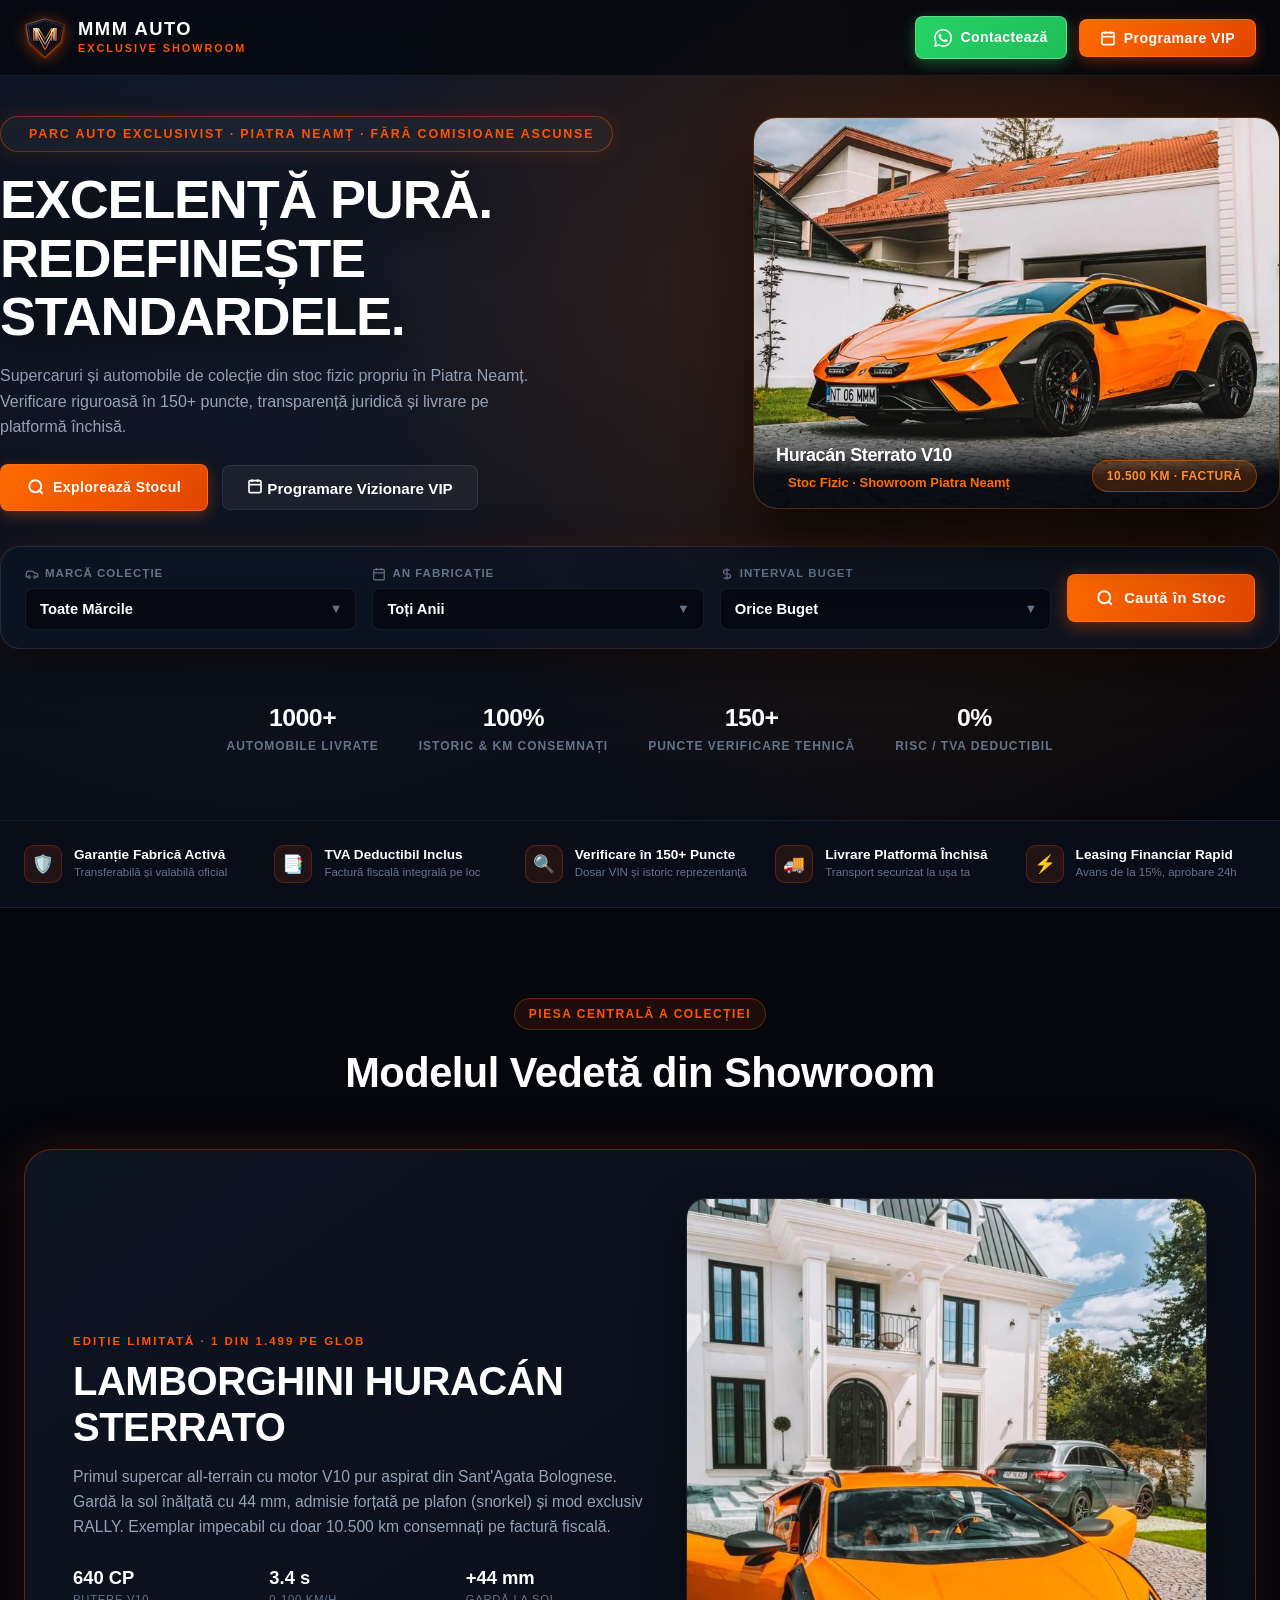
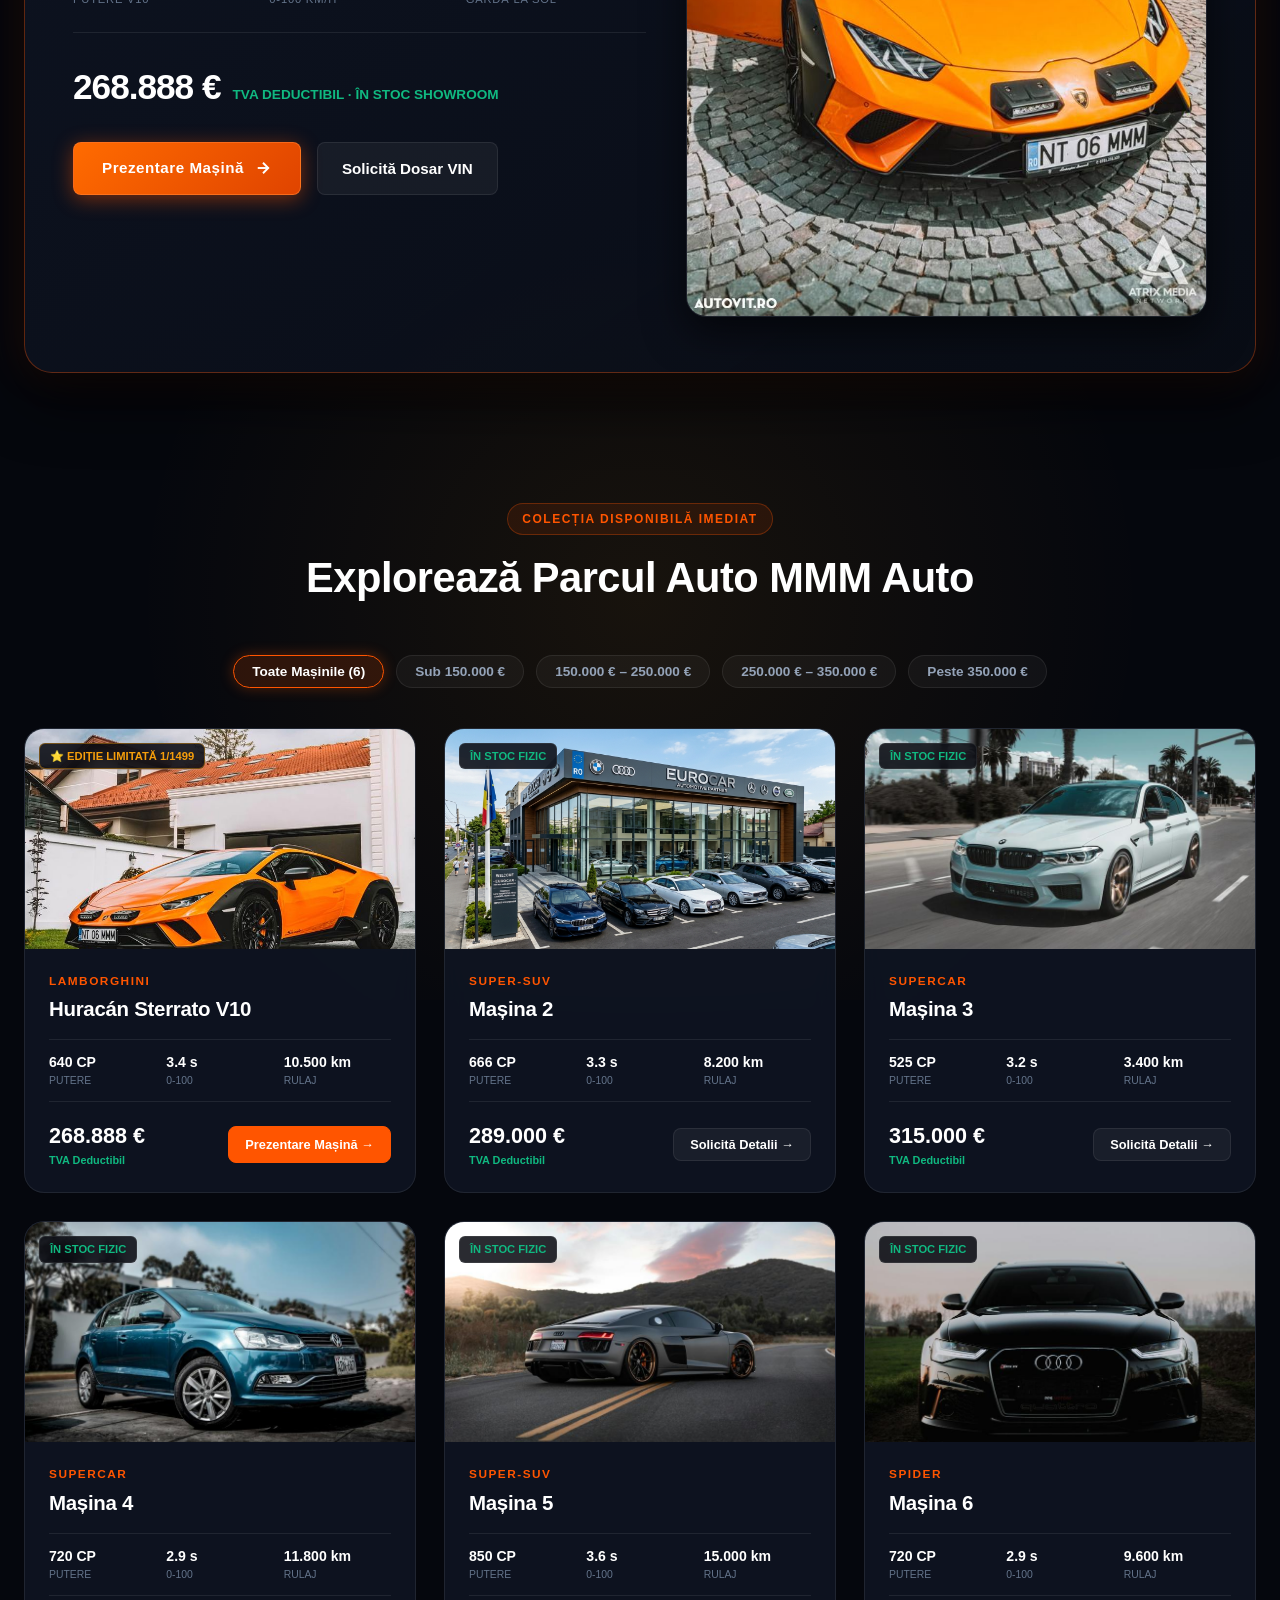
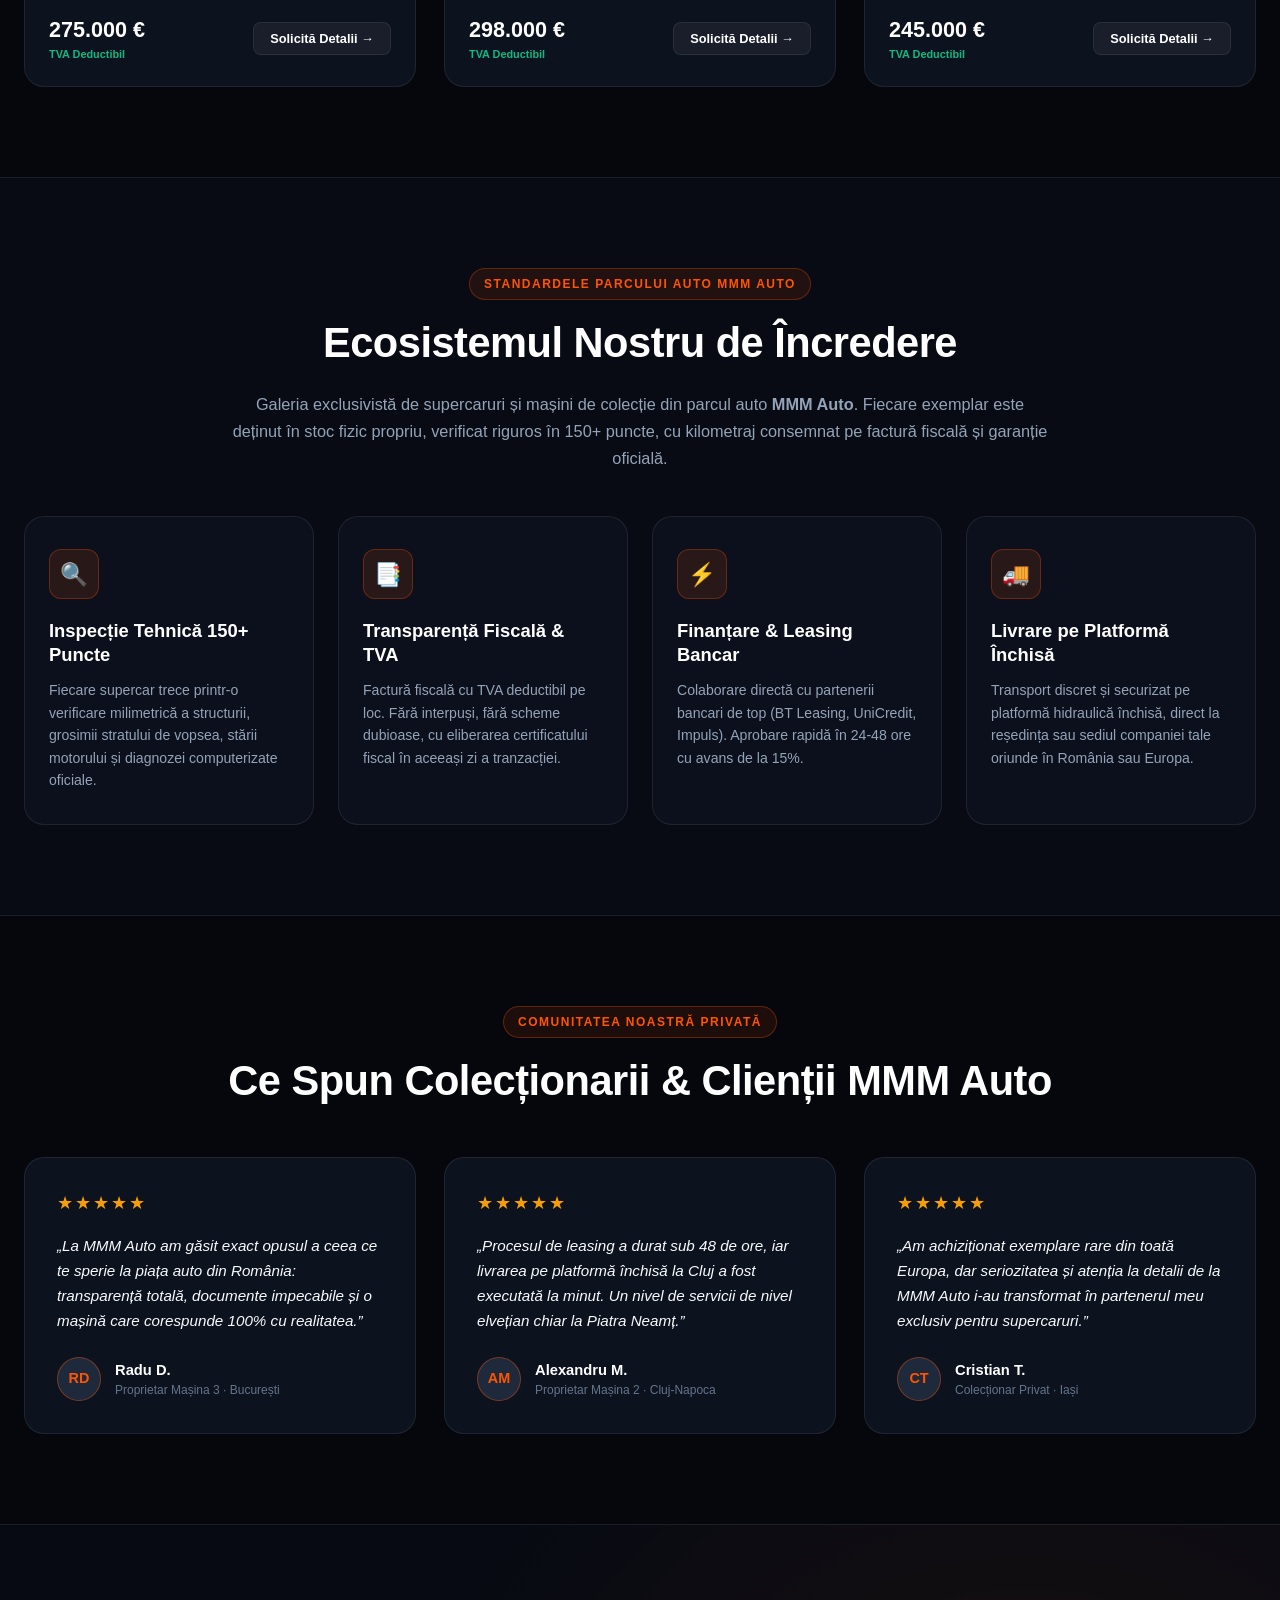
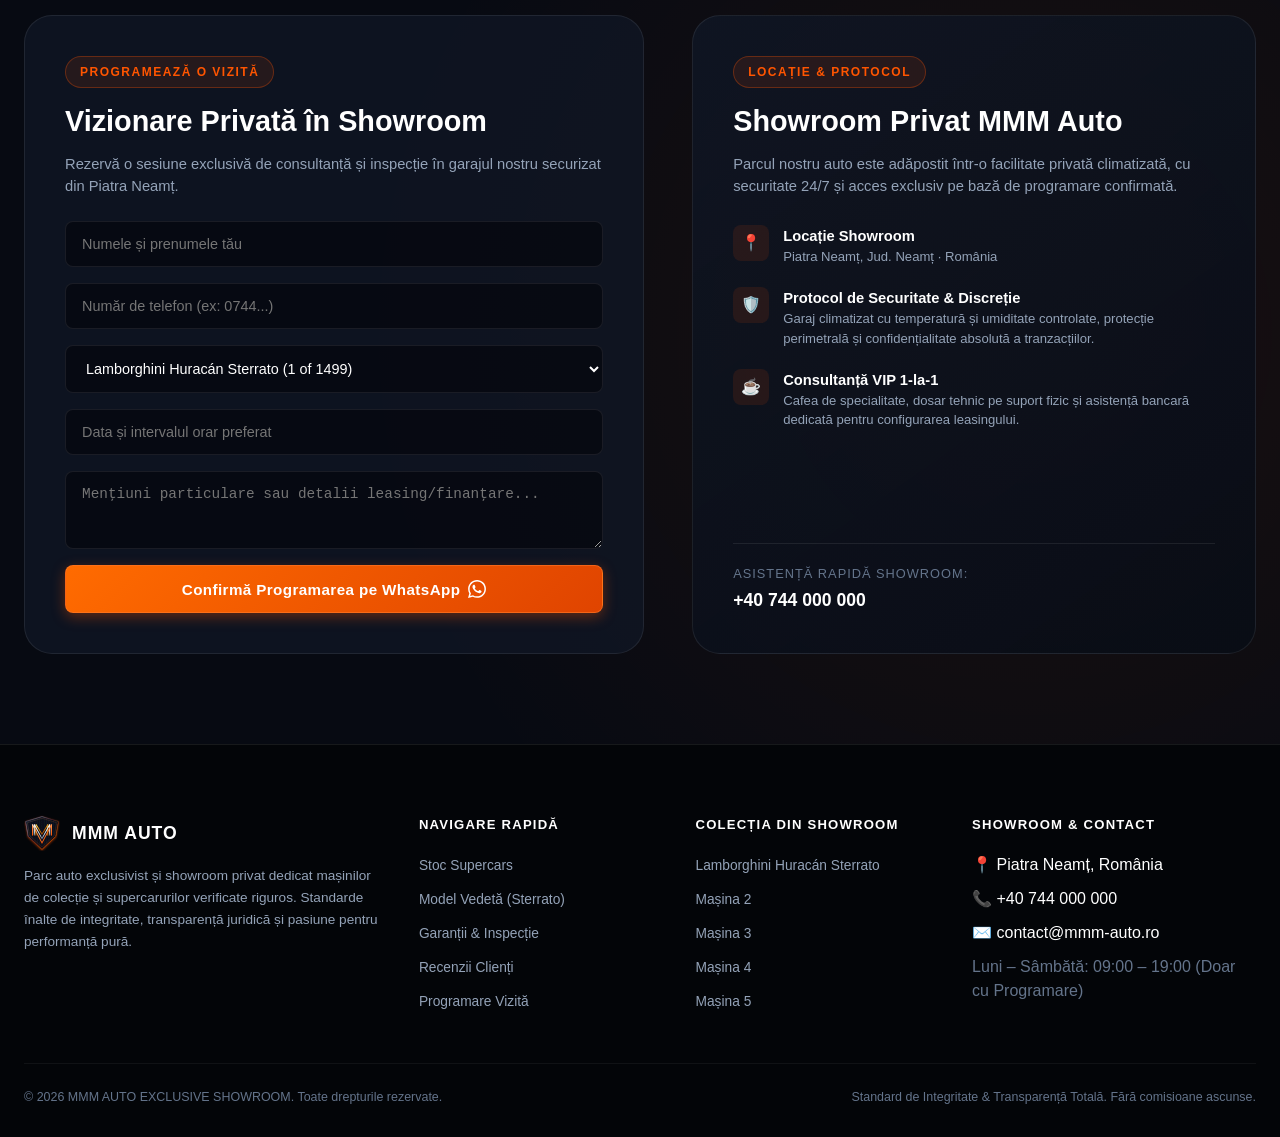
<file: test_hero_split.html>
<!DOCTYPE html>
<html lang="ro">
<head>
  <meta charset="UTF-8">
  <meta name="viewport" content="width=device-width, initial-scale=1.0">
  <title>MMM Auto · Showroom Privat & Parc Auto Exclusivist | Supercars de Colecție</title>
  <meta name="description" content="MMM Auto · Parc auto exclusivist și showroom privat în Piatra Neamț. 1000+ automobile livrate, verificare riguroasă în 150+ puncte, factură fiscală cu TVA deductibil și livrare pe platformă închisă.">
  
  <!-- Favicon -->
  <link rel="icon" type="image/svg+xml" href="favicon.svg?v=10">
  
  <!-- Open Graph -->
  <meta property="og:title" content="MMM Auto · Showroom Privat & Parc Auto Exclusivist">
  <meta property="og:description" content="Supercaruri de colecție în stoc fizic propriu. 100% transparență juridică, factură fiscală, leasing financiar parteneri bancari, fără comisioane ascunse.">
  <meta property="og:image" content="images/photo_1.jpg">
  <meta property="og:type" content="website">

  <!-- Stylesheet Dedicated for Showroom -->
  <link rel="stylesheet" href="css/showroom.css?v=3">

<style>
.sh-hero {
  min-height: 820px !important;
  padding-top: 110px !important;
  padding-bottom: 60px !important;
  background: radial-gradient(circle at 75% 35%, rgba(255, 107, 0, 0.18) 0%, transparent 55%),
              radial-gradient(circle at 20% 25%, rgba(25, 35, 55, 0.7) 0%, #05070d 85%) !important;
  overflow: hidden;
}
.sh-hero-overlay {
  display: none !important;
}
.sh-hero-content {
  max-width: 1280px !important;
  margin: 0 auto;
  text-align: left !important;
}
.sh-hero-split {
  display: grid;
  grid-template-columns: 1.15fr 0.85fr;
  gap: 40px;
  align-items: center;
  margin-bottom: 35px;
}
.sh-hero-text-side {
  text-align: left;
}
.sh-hero-text-side .sh-eyebrow-pill {
  margin-bottom: 18px;
}
.sh-hero-text-side .sh-hero-title {
  font-size: 54px;
  line-height: 1.08;
  margin-bottom: 18px;
  text-align: left;
}
.sh-hero-text-side .sh-hero-subtitle {
  font-size: 16px;
  line-height: 1.6;
  text-align: left;
  margin-bottom: 24px;
  max-width: 540px;
  color: #94a3b8;
}
.sh-hero-quick-ctas {
  display: flex;
  gap: 14px;
  align-items: center;
}
.sh-hero-car-stage {
  position: relative;
  display: flex;
  justify-content: center;
  align-items: center;
}
.sh-hero-car-glow {
  position: absolute;
  width: 420px;
  height: 420px;
  background: radial-gradient(circle, rgba(255, 107, 0, 0.22) 0%, transparent 65%);
  filter: blur(50px);
  z-index: 0;
  pointer-events: none;
}
.sh-hero-car-card-wrap {
  position: relative;
  z-index: 1;
  width: 100%;
  border-radius: 24px;
  overflow: hidden;
  border: 1px solid rgba(255, 107, 0, 0.3);
  box-shadow: 0 25px 60px rgba(0, 0, 0, 0.85), 0 0 50px rgba(255, 107, 0, 0.15);
  background: #090d16;
  transition: transform 0.4s ease, box-shadow 0.4s ease;
}
.sh-hero-car-card-wrap:hover {
  transform: translateY(-4px);
  box-shadow: 0 30px 70px rgba(0, 0, 0, 0.95), 0 0 60px rgba(255, 107, 0, 0.25);
}
.sh-hero-car-card-wrap img {
  width: 100%;
  height: 390px;
  object-fit: cover;
  object-position: center 65%;
  display: block;
}
.sh-hero-car-card-glass {
  position: absolute;
  bottom: 0;
  left: 0;
  right: 0;
  padding: 16px 22px;
  background: linear-gradient(180deg, transparent 0%, rgba(5, 7, 13, 0.95) 60%);
  display: flex;
  justify-content: space-between;
  align-items: flex-end;
}
.sh-hero-car-name-label {
  font-size: 18px;
  font-weight: 800;
  color: #fff;
  letter-spacing: -0.02em;
}
.sh-hero-car-sub-label {
  font-size: 13px;
  color: #ff6b00;
  font-weight: 600;
  display: flex;
  align-items: center;
  gap: 6px;
  margin-top: 4px;
}
.sh-hero-car-badge-pill {
  padding: 6px 14px;
  background: rgba(255, 107, 0, 0.18);
  border: 1px solid rgba(255, 107, 0, 0.4);
  color: #ff8c33;
  border-radius: 20px;
  font-size: 12px;
  font-weight: 700;
  letter-spacing: 0.04em;
}
.sh-hero-search-card {
  margin-top: 10px !important;
}
</style>
</head>
<body>

  <!-- Ambient Light Effects -->
  <div class="ambient-glow-top" aria-hidden="true"></div>
  <div class="ambient-glow-mid" aria-hidden="true"></div>

  <!-- ==============================================================================
       TOP NAVBAR (Smart Auto-Hide, Zero Layout Thrashing - Stânga: Brand | Dreapta: WhatsApp Verde & Programare VIP)
       ============================================================================== -->
  <header class="sh-navbar" id="shNavbar">
    <div class="container sh-nav-container">
      <a href="#hero" class="sh-brand-group" aria-label="MMM Auto Showroom Acasă">
        <img src="images/emblem_mmm_compact.svg?v=10" alt="Scut Supercar MMM Auto" class="sh-brand-emblem">
        <div class="sh-brand-text">
          <span class="sh-brand-name">MMM AUTO</span>
          <span class="sh-brand-sub">EXCLUSIVE SHOWROOM</span>
        </div>
      </a>

      <!-- Acțiuni pe un singur rând: Buton WhatsApp Verde + Buton Programare VIP -->
      <div class="sh-nav-actions">
        <!-- 1. Buton WhatsApp Verde cu Logo și Text "Contactează" -->
        <a href="https://wa.me/40744000000?text=Buna%20ziua,%20doresc%20informatii%20despre%20supercarurile%20din%20showroom-ul%20MMM%20Auto." target="_blank" rel="noopener noreferrer" class="sh-btn-whatsapp-nav" aria-label="Contactează pe WhatsApp">
          <svg width="18" height="18" viewBox="0 0 24 24" fill="currentColor"><path d="M.057 24l1.687-6.163c-1.041-1.804-1.588-3.849-1.587-5.946.003-6.556 5.338-11.891 11.893-11.891 3.181.001 6.167 1.24 8.413 3.488 2.245 2.248 3.481 5.236 3.48 8.414-.003 6.557-5.338 11.892-11.893 11.892-1.99-.001-3.951-.5-5.688-1.448l-6.305 1.654zm6.597-3.807c1.676.995 3.276 1.591 5.392 1.592 5.448 0 9.886-4.434 9.889-9.885.002-5.462-4.415-9.89-9.881-9.892-5.452 0-9.887 4.434-9.889 9.884-.001 2.225.651 3.891 1.746 5.634l-.999 3.648 3.742-.981zm11.387-5.464c-.074-.124-.272-.198-.57-.347-.297-.149-1.758-.868-2.031-.967-.272-.099-.47-.149-.669.149-.198.297-.768.967-.941 1.165-.173.198-.347.223-.644.074-.297-.149-1.255-.462-2.39-1.475-.883-.788-1.48-1.761-1.653-2.059-.173-.297-.018-.458.13-.606.134-.133.297-.347.446-.521.151-.172.2-.296.3-.495.099-.198.05-.372-.025-.521-.075-.148-.669-1.611-.916-2.206-.242-.579-.487-.501-.669-.51l-.57-.01c-.198 0-.52.074-.792.372s-1.04 1.016-1.04 2.479 1.065 2.876 1.213 3.074c.149.198 2.095 3.2 5.076 4.487.709.306 1.263.489 1.694.626.712.226 1.36.194 1.872.118.571-.085 1.758-.719 2.006-1.413.248-.695.248-1.29.173-1.414z"/></svg>
          <span>Contactează</span>
        </a>

        <!-- 2. Buton Programare VIP (pe același rând, deschide Calendarul) -->
        <button type="button" class="sh-btn-primary" id="btnOpenVipModal">
          <svg width="16" height="16" viewBox="0 0 24 24" fill="none" stroke="currentColor" stroke-width="2.5"><rect x="3" y="4" width="18" height="18" rx="2" ry="2"/><line x1="16" y1="2" x2="16" y2="6"/><line x1="8" y1="2" x2="8" y2="6"/><line x1="3" y1="10" x2="21" y2="10"/></svg>
          <span>Programare VIP</span>
        </button>
      </div>
    </div>

    <!-- Laser Progress Bar la baza navbar-ului -->
    <div class="sh-laser-progress-bar" id="shProgressBar" aria-hidden="true"></div>
  </header>

  <!-- ==============================================================================
       SECTION 1: HERO SECTION (Dark Luxury Showcase + Hero Search Autovibe Integration)
       ============================================================================== -->
  <section id="hero" class="sh-hero">
    <div class="sh-hero-overlay" aria-hidden="true"></div>

    
<div class="sh-hero-content">
  <div class="sh-hero-split">
    <!-- Coloana Stânga: Headline, Subtitle, CTAs Rapide -->
    <div class="sh-hero-text-side">
      <div class="sh-eyebrow-pill">
        <span class="sh-pulse-dot"></span>
        <span>PARC AUTO EXCLUSIVIST · PIATRA NEAMȚ · FĂRĂ COMISIOANE ASCUNSE</span>
      </div>
      <h1 class="sh-hero-title">
        <span class="sh-title-line1">EXCELENȚĂ PURĂ.</span>
        <span class="sh-title-line2">REDEFINEȘTE STANDARDELE.</span>
      </h1>
      <p class="sh-hero-subtitle">
        Supercaruri și automobile de colecție din stoc fizic propriu în Piatra Neamț. Verificare riguroasă în 150+ puncte, transparență juridică și livrare pe platformă închisă.
      </p>
      <div class="sh-hero-quick-ctas">
        <a href="#stoc" class="sh-btn-primary" style="padding: 12px 26px;">
          <svg width="18" height="18" viewBox="0 0 24 24" fill="none" stroke="currentColor" stroke-width="2.5"><circle cx="11" cy="11" r="8"/><line x1="21" y1="21" x2="16.65" y2="16.65"/></svg>
          <span>Explorează Stocul</span>
        </a>
        <button type="button" class="sh-btn-secondary" id="btnHeroVipQuick" onclick="document.getElementById('modalVipCalendar').classList.add('active');document.body.style.overflow='hidden';" style="padding: 12px 24px;">
          <svg width="16" height="16" viewBox="0 0 24 24" fill="none" stroke="currentColor" stroke-width="2.5"><rect x="3" y="4" width="18" height="18" rx="2" ry="2"/><line x1="16" y1="2" x2="16" y2="6"/><line x1="8" y1="2" x2="8" y2="6"/><line x1="3" y1="10" x2="21" y2="10"/></svg>
          <span>Programare Vizionare VIP</span>
        </button>
      </div>
    </div>

    <!-- Coloana Dreapta: Supercar Stage Iluminat Spectaculos (Inspirat din Lamborghini Revuelto) -->
    <div class="sh-hero-car-stage">
      <div class="sh-hero-car-glow"></div>
      <div class="sh-hero-car-card-wrap">
        <img src="images/photo_2.jpg" alt="Lamborghini Huracán Sterrato MMM Auto Piatra Neamț">
        <div class="sh-hero-car-card-glass">
          <div>
            <div class="sh-hero-car-name-label">Huracán Sterrato V10</div>
            <div class="sh-hero-car-sub-label">
              <span class="sh-pulse-dot" style="width:6px;height:6px;"></span>
              Stoc Fizic · Showroom Piatra Neamț
            </div>
          </div>
          <span class="sh-hero-car-badge-pill">10.500 KM · FACTURĂ</span>
        </div>
      </div>
    </div>
  </div>
<div class="sh-hero-search-card">
        <div class="sh-search-grid">
          
          <!-- 1. Câmp Marcă -->
          <div class="sh-search-field">
            <label class="sh-search-label" for="searchMake">
              <svg width="14" height="14" viewBox="0 0 24 24" fill="none" stroke="currentColor" stroke-width="2"><path d="M19 17h2c.6 0 1-.4 1-1v-3c0-.9-.7-1.7-1.5-1.9C18.7 10.6 16 10 16 10s-1.3-1.4-2.2-2.3c-.5-.4-1.1-.7-1.8-.7H5c-.6 0-1.1.4-1.4.9l-1.4 2.9A3.7 3.7 0 0 0 2 12v4c0 .6.4 1 1 1h2"/><circle cx="7" cy="17" r="2"/><circle cx="17" cy="17" r="2"/></svg>
              <span>Marcă Colecție</span>
            </label>
            <div class="sh-search-select-wrap">
              <select id="searchMake" class="sh-search-select">
                <option value="">Toate Mărcile</option>
                <option value="Lamborghini">Lamborghini</option>
                <option value="Ferrari">Ferrari</option>
                <option value="Porsche">Porsche</option>
                <option value="McLaren">McLaren</option>
                <option value="Mercedes-AMG">Mercedes-AMG</option>
              </select>
              <span class="sh-search-arrow">▼</span>
            </div>
          </div>

          <!-- 2. Câmp An (În loc de Segment Caroserie) -->
          <div class="sh-search-field">
            <label class="sh-search-label" for="searchYear">
              <svg width="14" height="14" viewBox="0 0 24 24" fill="none" stroke="currentColor" stroke-width="2"><rect x="3" y="4" width="18" height="18" rx="2" ry="2"/><line x1="16" y1="2" x2="16" y2="6"/><line x1="8" y1="2" x2="8" y2="6"/><line x1="3" y1="10" x2="21" y2="10"/></svg>
              <span>An Fabricație</span>
            </label>
            <div class="sh-search-select-wrap">
              <select id="searchYear" class="sh-search-select">
                <option value="">Toți Anii</option>
                <option value="2024">2024</option>
                <option value="2023">2023</option>
                <option value="2022">2022</option>
                <option value="2021">2021</option>
                <option value="2020">2020+</option>
              </select>
              <span class="sh-search-arrow">▼</span>
            </div>
          </div>

          <!-- 3. Câmp Buget Maxim -->
          <div class="sh-search-field">
            <label class="sh-search-label" for="searchBudget">
              <svg width="14" height="14" viewBox="0 0 24 24" fill="none" stroke="currentColor" stroke-width="2"><path d="M12 2v20M17 5H9.5a3.5 3.5 0 0 0 0 7h5a3.5 3.5 0 0 1 0 7H6"/></svg>
              <span>Interval Buget</span>
            </label>
            <div class="sh-search-select-wrap">
              <select id="searchBudget" class="sh-search-select">
                <option value="all">Orice Buget</option>
                <option value="under-150">Sub 150.000 €</option>
                <option value="150-250">150.000 € – 250.000 €</option>
                <option value="250-350">250.000 € – 350.000 €</option>
                <option value="over-350">Peste 350.000 €</option>
              </select>
              <span class="sh-search-arrow">▼</span>
            </div>
          </div>

          <!-- 4. Buton Căutare -->
          <div class="sh-search-field" style="justify-content: flex-end;">
            <button type="button" id="btnHeroSearch" class="sh-btn-search">
              <svg width="18" height="18" viewBox="0 0 24 24" fill="none" stroke="currentColor" stroke-width="2.5"><circle cx="11" cy="11" r="8"/><line x1="21" y1="21" x2="16.65" y2="16.65"/></svg>
              <span>Caută în Stoc</span>
            </button>
          </div>

        </div>
      </div>

      <!-- Stats Counter Row (1000+ în loc de 50+) -->
      <div class="sh-stats-strip">
        <div class="sh-stat-item">
          <span class="sh-stat-val">1000+</span>
          <span class="sh-stat-sub">Automobile Livrate</span>
        </div>
        <div class="sh-stat-item">
          <span class="sh-stat-val">100%</span>
          <span class="sh-stat-sub">Istoric & KM Consemnați</span>
        </div>
        <div class="sh-stat-item">
          <span class="sh-stat-val">150+</span>
          <span class="sh-stat-sub">Puncte Verificare Tehnică</span>
        </div>
        <div class="sh-stat-item">
          <span class="sh-stat-val">0%</span>
          <span class="sh-stat-sub">Risc / TVA Deductibil</span>
        </div>
      </div>

    </div>
  </section>

  <!-- ==============================================================================
       SECTION 2: TRUST BADGES STRIP (din Imaginea 2 - VinFast)
       ============================================================================== -->
  <section class="sh-trust-strip-section" aria-label="Garanții Juridice și Tehnice MMM Auto">
    <div class="container">
      <div class="sh-trust-badges-grid">
        
        <div class="sh-trust-badge-item">
          <div class="sh-tb-icon">🛡️</div>
          <div class="sh-tb-text">
            <span class="sh-tb-title">Garanție Fabrică Activă</span>
            <span class="sh-tb-desc">Transferabilă și valabilă oficial</span>
          </div>
        </div>

        <div class="sh-trust-badge-item">
          <div class="sh-tb-icon">📑</div>
          <div class="sh-tb-text">
            <span class="sh-tb-title">TVA Deductibil Inclus</span>
            <span class="sh-tb-desc">Factură fiscală integrală pe loc</span>
          </div>
        </div>

        <div class="sh-trust-badge-item">
          <div class="sh-tb-icon">🔍</div>
          <div class="sh-tb-text">
            <span class="sh-tb-title">Verificare în 150+ Puncte</span>
            <span class="sh-tb-desc">Dosar VIN și istoric reprezentanță</span>
          </div>
        </div>

        <div class="sh-trust-badge-item">
          <div class="sh-tb-icon">🚚</div>
          <div class="sh-tb-text">
            <span class="sh-tb-title">Livrare Platformă Închisă</span>
            <span class="sh-tb-desc">Transport securizat la ușa ta</span>
          </div>
        </div>

        <div class="sh-trust-badge-item">
          <div class="sh-tb-icon">⚡</div>
          <div class="sh-tb-text">
            <span class="sh-tb-title">Leasing Financiar Rapid</span>
            <span class="sh-tb-desc">Avans de la 15%, aprobare 24h</span>
          </div>
        </div>

      </div>
    </div>
  </section>

  <!-- ==============================================================================
       SECTION 3: FEATURED MODEL SPOTLIGHT (din Imaginea 3 - Cardul Vedetă Sterrato)
       ============================================================================== -->
  <section id="featured" class="sh-featured-section">
    <div class="container">
      <div class="sh-section-header">
        <div class="sh-section-badge">PIESA CENTRALĂ A COLECȚIEI</div>
        <h2 class="sh-section-title">Modelul Vedetă din Showroom</h2>
      </div>

      <div class="sh-featured-card">
        
        <!-- Info Column -->
        <div class="sh-featured-info">
          <span class="sh-fc-badge">EDIȚIE LIMITATĂ · 1 DIN 1.499 PE GLOB</span>
          <h3 class="sh-fc-title">LAMBORGHINI HURACÁN STERRATO</h3>
          <p class="sh-fc-desc">
            Primul supercar all-terrain cu motor V10 pur aspirat din Sant'Agata Bolognese. Gardă la sol înălțată cu 44 mm, admisie forțată pe plafon (snorkel) și mod exclusiv RALLY. Exemplar impecabil cu doar 10.500 km consemnați pe factură fiscală.
          </p>

          <div class="sh-fc-specs-row">
            <div class="sh-fc-spec-box">
              <span class="sh-fc-spec-val">640 CP</span>
              <span class="sh-fc-spec-lbl">Putere V10</span>
            </div>
            <div class="sh-fc-spec-box">
              <span class="sh-fc-spec-val">3.4 s</span>
              <span class="sh-fc-spec-lbl">0-100 km/h</span>
            </div>
            <div class="sh-fc-spec-box">
              <span class="sh-fc-spec-val">+44 mm</span>
              <span class="sh-fc-spec-lbl">Gardă la Sol</span>
            </div>
          </div>

          <div class="sh-fc-price-wrap">
            <span class="sh-fc-price">268.888 €</span>
            <span class="sh-fc-price-sub">TVA Deductibil · În Stoc Showroom</span>
          </div>

          <div class="sh-fc-actions">
            <!-- Link Direct către masina.php cu textul "Prezentare Masina" -->
            <a href="masina.php" class="sh-btn-discover-car">
              <span>Prezentare Mașină</span>
              <svg width="18" height="18" viewBox="0 0 24 24" fill="none" stroke="currentColor" stroke-width="2.5"><line x1="5" y1="12" x2="19" y2="12"/><polyline points="12 5 19 12 12 19"/></svg>
            </a>
            <button type="button" class="sh-btn-secondary" onclick="document.getElementById('btnOpenVipModal').click()">
              <span>Solicită Dosar VIN</span>
            </button>
          </div>
        </div>

        <!-- Visual Column -->
        <div class="sh-featured-media">
          <img src="images/photo_1.jpg" alt="Lamborghini Huracán Sterrato MMM Auto Showroom" class="sh-featured-img">
        </div>

      </div>
    </div>
  </section>

  <!-- ==============================================================================
       SECTION 4: FLEET SHOWROOM LINEUP (Cu Nume Masina 2, Masina 3, ..., Masina 6)
       ============================================================================== -->
  <section id="stoc" class="sh-fleet-section">
    <div class="container">
      
      <div class="sh-section-header">
        <div class="sh-section-badge">COLECȚIA DISPONIBILĂ IMEDIAT</div>
        <h2 class="sh-section-title">Explorează Parcul Auto MMM Auto</h2>
      </div>

      <!-- Selector Rapid după Buget (din Imaginea 2) -->
      <div class="sh-filter-pills-bar">
        <button class="sh-filter-pill active" data-filter="all">Toate Mașinile (6)</button>
        <button class="sh-filter-pill" data-filter="under-150">Sub 150.000 €</button>
        <button class="sh-filter-pill" data-filter="150-250">150.000 € – 250.000 €</button>
        <button class="sh-filter-pill" data-filter="250-350">250.000 € – 350.000 €</button>
        <button class="sh-filter-pill" data-filter="over-350">Peste 350.000 €</button>
      </div>

      <!-- Car Cards Grid -->
      <div class="sh-fleet-grid">
        
        <!-- CARD 1: LAMBORGHINI HURACAN STERRATO (FLAGSHIP - Link către masina.php) -->
        <div class="sh-car-card" data-make="Lamborghini" data-year="2024" data-price="268888">
          <div class="sh-car-media">
            <span class="sh-car-chip-status gold">⭐ EDIȚIE LIMITATĂ 1/1499</span>
            <img src="images/photo_2.jpg" alt="Lamborghini Huracán Sterrato" class="sh-car-img">
          </div>
          <div class="sh-car-body">
            <span class="sh-car-make">LAMBORGHINI</span>
            <h4 class="sh-car-name">Huracán Sterrato V10</h4>
            <div class="sh-car-specs-grid">
              <div class="sh-spec-col">
                <span class="sh-spec-val">640 CP</span>
                <span class="sh-spec-lbl">Putere</span>
              </div>
              <div class="sh-spec-col">
                <span class="sh-spec-val">3.4 s</span>
                <span class="sh-spec-lbl">0-100</span>
              </div>
              <div class="sh-spec-col">
                <span class="sh-spec-val">10.500 km</span>
                <span class="sh-spec-lbl">Rulaj</span>
              </div>
            </div>
            <div class="sh-car-footer">
              <div class="sh-car-price-box">
                <span class="sh-car-price">268.888 €</span>
                <span class="sh-car-price-sub">TVA Deductibil</span>
              </div>
              <a href="masina.php" class="sh-btn-car-detail" style="background:var(--accent-arancio); border-color:var(--accent-arancio);">Prezentare Mașină →</a>
            </div>
          </div>
        </div>

        <!-- CARD 2: MAȘINA 2 -->
        <div class="sh-car-card" data-make="Lamborghini" data-year="2023" data-price="289000">
          <div class="sh-car-media">
            <span class="sh-car-chip-status">ÎN STOC FIZIC</span>
            <img src="images/dealer-showroom.jpg" alt="Mașina 2" class="sh-car-img">
          </div>
          <div class="sh-car-body">
            <span class="sh-car-make">SUPER-SUV</span>
            <h4 class="sh-car-name">Mașina 2</h4>
            <div class="sh-car-specs-grid">
              <div class="sh-spec-col">
                <span class="sh-spec-val">666 CP</span>
                <span class="sh-spec-lbl">Putere</span>
              </div>
              <div class="sh-spec-col">
                <span class="sh-spec-val">3.3 s</span>
                <span class="sh-spec-lbl">0-100</span>
              </div>
              <div class="sh-spec-col">
                <span class="sh-spec-val">8.200 km</span>
                <span class="sh-spec-lbl">Rulaj</span>
              </div>
            </div>
            <div class="sh-car-footer">
              <div class="sh-car-price-box">
                <span class="sh-car-price">289.000 €</span>
                <span class="sh-car-price-sub">TVA Deductibil</span>
              </div>
              <button type="button" class="sh-btn-car-detail" onclick="document.getElementById('btnOpenVipModal').click()">Solicită Detalii →</button>
            </div>
          </div>
        </div>

        <!-- CARD 3: MAȘINA 3 -->
        <div class="sh-car-card" data-make="Porsche" data-year="2024" data-price="315000">
          <div class="sh-car-media">
            <span class="sh-car-chip-status">ÎN STOC FIZIC</span>
            <img src="images/0.jpg" alt="Mașina 3" class="sh-car-img">
          </div>
          <div class="sh-car-body">
            <span class="sh-car-make">SUPERCAR</span>
            <h4 class="sh-car-name">Mașina 3</h4>
            <div class="sh-car-specs-grid">
              <div class="sh-spec-col">
                <span class="sh-spec-val">525 CP</span>
                <span class="sh-spec-lbl">Putere</span>
              </div>
              <div class="sh-spec-col">
                <span class="sh-spec-val">3.2 s</span>
                <span class="sh-spec-lbl">0-100</span>
              </div>
              <div class="sh-spec-col">
                <span class="sh-spec-val">3.400 km</span>
                <span class="sh-spec-lbl">Rulaj</span>
              </div>
            </div>
            <div class="sh-car-footer">
              <div class="sh-car-price-box">
                <span class="sh-car-price">315.000 €</span>
                <span class="sh-car-price-sub">TVA Deductibil</span>
              </div>
              <button type="button" class="sh-btn-car-detail" onclick="document.getElementById('btnOpenVipModal').click()">Solicită Detalii →</button>
            </div>
          </div>
        </div>

        <!-- CARD 4: MAȘINA 4 -->
        <div class="sh-car-card" data-make="Ferrari" data-year="2022" data-price="275000">
          <div class="sh-car-media">
            <span class="sh-car-chip-status">ÎN STOC FIZIC</span>
            <img src="images/1.jpg" alt="Mașina 4" class="sh-car-img">
          </div>
          <div class="sh-car-body">
            <span class="sh-car-make">SUPERCAR</span>
            <h4 class="sh-car-name">Mașina 4</h4>
            <div class="sh-car-specs-grid">
              <div class="sh-spec-col">
                <span class="sh-spec-val">720 CP</span>
                <span class="sh-spec-lbl">Putere</span>
              </div>
              <div class="sh-spec-col">
                <span class="sh-spec-val">2.9 s</span>
                <span class="sh-spec-lbl">0-100</span>
              </div>
              <div class="sh-spec-col">
                <span class="sh-spec-val">11.800 km</span>
                <span class="sh-spec-lbl">Rulaj</span>
              </div>
            </div>
            <div class="sh-car-footer">
              <div class="sh-car-price-box">
                <span class="sh-car-price">275.000 €</span>
                <span class="sh-car-price-sub">TVA Deductibil</span>
              </div>
              <button type="button" class="sh-btn-car-detail" onclick="document.getElementById('btnOpenVipModal').click()">Solicită Detalii →</button>
            </div>
          </div>
        </div>

        <!-- CARD 5: MAȘINA 5 -->
        <div class="sh-car-card" data-make="Mercedes-AMG" data-year="2023" data-price="298000">
          <div class="sh-car-media">
            <span class="sh-car-chip-status">ÎN STOC FIZIC</span>
            <img src="images/2.jpg" alt="Mașina 5" class="sh-car-img">
          </div>
          <div class="sh-car-body">
            <span class="sh-car-make">SUPER-SUV</span>
            <h4 class="sh-car-name">Mașina 5</h4>
            <div class="sh-car-specs-grid">
              <div class="sh-spec-col">
                <span class="sh-spec-val">850 CP</span>
                <span class="sh-spec-lbl">Putere</span>
              </div>
              <div class="sh-spec-col">
                <span class="sh-spec-val">3.6 s</span>
                <span class="sh-spec-lbl">0-100</span>
              </div>
              <div class="sh-spec-col">
                <span class="sh-spec-val">15.000 km</span>
                <span class="sh-spec-lbl">Rulaj</span>
              </div>
            </div>
            <div class="sh-car-footer">
              <div class="sh-car-price-box">
                <span class="sh-car-price">298.000 €</span>
                <span class="sh-car-price-sub">TVA Deductibil</span>
              </div>
              <button type="button" class="sh-btn-car-detail" onclick="document.getElementById('btnOpenVipModal').click()">Solicită Detalii →</button>
            </div>
          </div>
        </div>

        <!-- CARD 6: MAȘINA 6 -->
        <div class="sh-car-card" data-make="McLaren" data-year="2022" data-price="245000">
          <div class="sh-car-media">
            <span class="sh-car-chip-status">ÎN STOC FIZIC</span>
            <img src="images/3.jpg" alt="Mașina 6" class="sh-car-img">
          </div>
          <div class="sh-car-body">
            <span class="sh-car-make">SPIDER</span>
            <h4 class="sh-car-name">Mașina 6</h4>
            <div class="sh-car-specs-grid">
              <div class="sh-spec-col">
                <span class="sh-spec-val">720 CP</span>
                <span class="sh-spec-lbl">Putere</span>
              </div>
              <div class="sh-spec-col">
                <span class="sh-spec-val">2.9 s</span>
                <span class="sh-spec-lbl">0-100</span>
              </div>
              <div class="sh-spec-col">
                <span class="sh-spec-val">9.600 km</span>
                <span class="sh-spec-lbl">Rulaj</span>
              </div>
            </div>
            <div class="sh-car-footer">
              <div class="sh-car-price-box">
                <span class="sh-car-price">245.000 €</span>
                <span class="sh-car-price-sub">TVA Deductibil</span>
              </div>
              <button type="button" class="sh-btn-car-detail" onclick="document.getElementById('btnOpenVipModal').click()">Solicită Detalii →</button>
            </div>
          </div>
        </div>

      </div>

    </div>
  </section>

  <!-- ==============================================================================
       SECTION 5: TRUST ECOSYSTEM & SERVICES (Pilonii de Încredere MMM Auto)
       ============================================================================== -->
  <section id="servicii" class="sh-services-section">
    <div class="container">
      
      <div class="sh-section-header">
        <div class="sh-section-badge">STANDARDELE PARCULUI AUTO MMM AUTO</div>
        <h2 class="sh-section-title">Ecosistemul Nostru de Încredere</h2>
        <p style="color:var(--text-muted); font-size:1.02rem; max-width:820px; margin:16px auto 0; line-height:1.65;">
          Galeria exclusivistă de supercaruri și mașini de colecție din parcul auto <strong>MMM Auto</strong>. Fiecare exemplar este deținut în stoc fizic propriu, verificat riguros în 150+ puncte, cu kilometraj consemnat pe factură fiscală și garanție oficială.
        </p>
      </div>

      <div class="sh-services-grid">
        
        <div class="sh-service-card">
          <div class="sh-sc-icon-wrap">🔍</div>
          <h4 class="sh-sc-title">Inspecție Tehnică 150+ Puncte</h4>
          <p class="sh-sc-desc">Fiecare supercar trece printr-o verificare milimetrică a structurii, grosimii stratului de vopsea, stării motorului și diagnozei computerizate oficiale.</p>
        </div>

        <div class="sh-service-card">
          <div class="sh-sc-icon-wrap">📑</div>
          <h4 class="sh-sc-title">Transparență Fiscală & TVA</h4>
          <p class="sh-sc-desc">Factură fiscală cu TVA deductibil pe loc. Fără interpuși, fără scheme dubioase, cu eliberarea certificatului fiscal în aceeași zi a tranzacției.</p>
        </div>

        <div class="sh-service-card">
          <div class="sh-sc-icon-wrap">⚡</div>
          <h4 class="sh-sc-title">Finanțare & Leasing Bancar</h4>
          <p class="sh-sc-desc">Colaborare directă cu partenerii bancari de top (BT Leasing, UniCredit, Impuls). Aprobare rapidă în 24-48 ore cu avans de la 15%.</p>
        </div>

        <div class="sh-service-card">
          <div class="sh-sc-icon-wrap">🚚</div>
          <h4 class="sh-sc-title">Livrare pe Platformă Închisă</h4>
          <p class="sh-sc-desc">Transport discret și securizat pe platformă hidraulică închisă, direct la reședința sau sediul companiei tale oriunde în România sau Europa.</p>
        </div>

      </div>

    </div>
  </section>

  <!-- ==============================================================================
       SECTION 6: REVIEWS & COMMUNITY (Mărturii Verificate)
       ============================================================================== -->
  <section id="comunitate" class="sh-reviews-section">
    <div class="container">
      
      <div class="sh-section-header">
        <div class="sh-section-badge">COMUNITATEA NOASTRĂ PRIVATĂ</div>
        <h2 class="sh-section-title">Ce Spun Colecționarii & Clienții MMM Auto</h2>
      </div>

      <div class="sh-reviews-grid">
        
        <div class="sh-review-card">
          <div class="sh-rc-stars">★★★★★</div>
          <p class="sh-rc-quote">„La MMM Auto am găsit exact opusul a ceea ce te sperie la piața auto din România: transparență totală, documente impecabile și o mașină care corespunde 100% cu realitatea.”</p>
          <div class="sh-rc-author">
            <div class="sh-rc-avatar">RD</div>
            <div class="sh-rc-info">
              <span class="sh-rc-name">Radu D.</span>
              <span class="sh-rc-car">Proprietar Mașina 3 · București</span>
            </div>
          </div>
        </div>

        <div class="sh-review-card">
          <div class="sh-rc-stars">★★★★★</div>
          <p class="sh-rc-quote">„Procesul de leasing a durat sub 48 de ore, iar livrarea pe platformă închisă la Cluj a fost executată la minut. Un nivel de servicii de nivel elvețian chiar la Piatra Neamț.”</p>
          <div class="sh-rc-author">
            <div class="sh-rc-avatar">AM</div>
            <div class="sh-rc-info">
              <span class="sh-rc-name">Alexandru M.</span>
              <span class="sh-rc-car">Proprietar Mașina 2 · Cluj-Napoca</span>
            </div>
          </div>
        </div>

        <div class="sh-review-card">
          <div class="sh-rc-stars">★★★★★</div>
          <p class="sh-rc-quote">„Am achiziționat exemplare rare din toată Europa, dar seriozitatea și atenția la detalii de la MMM Auto i-au transformat în partenerul meu exclusiv pentru supercaruri.”</p>
          <div class="sh-rc-author">
            <div class="sh-rc-avatar">CT</div>
            <div class="sh-rc-info">
              <span class="sh-rc-name">Cristian T.</span>
              <span class="sh-rc-car">Colecționar Privat · Iași</span>
            </div>
          </div>
        </div>

      </div>

    </div>
  </section>

  <!-- ==============================================================================
       SECTION 7: VIP BOOKING & SHOWROOM LOCATION (din Imaginea 2 - VinFast Split)
       ============================================================================== -->
  <section id="contact" class="sh-booking-section">
    <div class="container">
      
      <div class="sh-booking-split">
        
        <!-- Form Column -->
        <div class="sh-booking-card">
          <div class="sh-section-badge">PROGRAMEAZĂ O VIZITĂ</div>
          <h3 style="font-size:1.8rem; font-weight:900; color:#fff; margin-bottom:10px;">Vizionare Privată în Showroom</h3>
          <p style="color:var(--text-muted); font-size:0.92rem;">Rezervă o sesiune exclusivă de consultanță și inspecție în garajul nostru securizat din Piatra Neamț.</p>

          <form id="bookingForm" class="sh-form-group">
            <input type="text" id="bName" class="sh-input-field" placeholder="Numele și prenumele tău" required>
            <input type="tel" id="bPhone" class="sh-input-field" placeholder="Număr de telefon (ex: 0744...)" required>
            <select id="bModel" class="sh-input-field">
              <option value="Lamborghini Huracán Sterrato">Lamborghini Huracán Sterrato (1 of 1499)</option>
              <option value="Mașina 2">Mașina 2</option>
              <option value="Mașina 3">Mașina 3</option>
              <option value="Mașina 4">Mașina 4</option>
              <option value="Mașina 5">Mașina 5</option>
              <option value="Mașina 6">Mașina 6</option>
              <option value="Alt Model / Cerere Specială">Alt Model din Stoc / Cerere Specială</option>
            </select>
            <input type="text" id="bDate" class="sh-input-field" placeholder="Data și intervalul orar preferat">
            <textarea id="bNotes" class="sh-input-field" rows="3" placeholder="Mențiuni particulare sau detalii leasing/finanțare..."></textarea>
            
            <button type="submit" class="sh-btn-primary" style="padding:14px; justify-content:center; width:100%; font-size:0.95rem;">
              <span>Confirmă Programarea pe WhatsApp</span>
              <svg width="18" height="18" viewBox="0 0 24 24" fill="currentColor"><path d="M.057 24l1.687-6.163c-1.041-1.804-1.588-3.849-1.587-5.946.003-6.556 5.338-11.891 11.893-11.891 3.181.001 6.167 1.24 8.413 3.488 2.245 2.248 3.481 5.236 3.48 8.414-.003 6.557-5.338 11.892-11.893 11.892-1.99-.001-3.951-.5-5.688-1.448l-6.305 1.654zm6.597-3.807c1.676.995 3.276 1.591 5.392 1.592 5.448 0 9.886-4.434 9.889-9.885.002-5.462-4.415-9.89-9.881-9.892-5.452 0-9.887 4.434-9.889 9.884-.001 2.225.651 3.891 1.746 5.634l-.999 3.648 3.742-.981zm11.387-5.464c-.074-.124-.272-.198-.57-.347-.297-.149-1.758-.868-2.031-.967-.272-.099-.47-.149-.669.149-.198.297-.768.967-.941 1.165-.173.198-.347.223-.644.074-.297-.149-1.255-.462-2.39-1.475-.883-.788-1.48-1.761-1.653-2.059-.173-.297-.018-.458.13-.606.134-.133.297-.347.446-.521.151-.172.2-.296.3-.495.099-.198.05-.372-.025-.521-.075-.148-.669-1.611-.916-2.206-.242-.579-.487-.501-.669-.51l-.57-.01c-.198 0-.52.074-.792.372s-1.04 1.016-1.04 2.479 1.065 2.876 1.213 3.074c.149.198 2.095 3.2 5.076 4.487.709.306 1.263.489 1.694.626.712.226 1.36.194 1.872.118.571-.085 1.758-.719 2.006-1.413.248-.695.248-1.29.173-1.414z"/></svg>
            </button>
          </form>
        </div>

        <!-- Location Info Column -->
        <div class="sh-showroom-info-card">
          <div>
            <div class="sh-section-badge">LOCAȚIE & PROTOCOL</div>
            <h3 style="font-size:1.8rem; font-weight:900; color:#fff; margin-bottom:10px;">Showroom Privat MMM Auto</h3>
            <p style="color:var(--text-muted); font-size:0.92rem;">Parcul nostru auto este adăpostit într-o facilitate privată climatizată, cu securitate 24/7 și acces exclusiv pe bază de programare confirmată.</p>

            <div class="sh-sic-items">
              <div class="sh-sic-row">
                <div class="sh-sic-icon">📍</div>
                <div>
                  <div class="sh-sic-title">Locație Showroom</div>
                  <div class="sh-sic-desc">Piatra Neamț, Jud. Neamț · România</div>
                </div>
              </div>

              <div class="sh-sic-row">
                <div class="sh-sic-icon">🛡️</div>
                <div>
                  <div class="sh-sic-title">Protocol de Securitate & Discreție</div>
                  <div class="sh-sic-desc">Garaj climatizat cu temperatură și umiditate controlate, protecție perimetrală și confidențialitate absolută a tranzacțiilor.</div>
                </div>
              </div>

              <div class="sh-sic-row">
                <div class="sh-sic-icon">☕</div>
                <div>
                  <div class="sh-sic-title">Consultanță VIP 1-la-1</div>
                  <div class="sh-sic-desc">Cafea de specialitate, dosar tehnic pe suport fizic și asistență bancară dedicată pentru configurarea leasingului.</div>
                </div>
              </div>
            </div>
          </div>

          <div style="padding-top:20px; border-top:1px solid var(--border-subtle);">
            <span style="font-size:0.8rem; color:var(--text-dim); text-transform:uppercase; letter-spacing:1px; display:block; margin-bottom:4px;">Asistență Rapidă Showroom:</span>
            <strong style="font-size:1.1rem; color:#fff;">+40 744 000 000</strong>
          </div>
        </div>

      </div>

    </div>
  </section>

  <!-- ==============================================================================
       FOOTER (Official MMM Auto)
       ============================================================================== -->
  <footer class="sh-footer">
    <div class="container">
      
      <div class="sh-footer-grid">
        
        <div class="sh-footer-brand">
          <div style="display:flex; align-items:center; gap:12px;">
            <img src="images/emblem_mmm_compact.svg?v=10" alt="MMM Auto" style="width:36px; height:36px;">
            <span style="font-size:1.1rem; font-weight:900; letter-spacing:1px; color:#fff;">MMM AUTO</span>
          </div>
          <p style="font-size:0.85rem; color:var(--text-muted); line-height:1.6;">
            Parc auto exclusivist și showroom privat dedicat mașinilor de colecție și supercarurilor verificate riguros. Standarde înalte de integritate, transparență juridică și pasiune pentru performanță pură.
          </p>
        </div>

        <div>
          <h5 class="sh-footer-title">Navigare Rapidă</h5>
          <ul class="sh-footer-links">
            <li><a href="#stoc">Stoc Supercars</a></li>
            <li><a href="#featured">Model Vedetă (Sterrato)</a></li>
            <li><a href="#servicii">Garanții & Inspecție</a></li>
            <li><a href="#comunitate">Recenzii Clienți</a></li>
            <li><a href="#contact">Programare Vizită</a></li>
          </ul>
        </div>

        <div>
          <h5 class="sh-footer-title">Colecția din Showroom</h5>
          <ul class="sh-footer-links">
            <li><a href="masina.php">Lamborghini Huracán Sterrato</a></li>
            <li><a href="#stoc">Mașina 2</a></li>
            <li><a href="#stoc">Mașina 3</a></li>
            <li><a href="#stoc">Mașina 4</a></li>
            <li><a href="#stoc">Mașina 5</a></li>
          </ul>
        </div>

        <div>
          <h5 class="sh-footer-title">Showroom & Contact</h5>
          <ul class="sh-footer-links">
            <li><span style="color:#fff;">📍 Piatra Neamț, România</span></li>
            <li><span style="color:#fff;">📞 +40 744 000 000</span></li>
            <li><span style="color:#fff;">✉️ contact@mmm-auto.ro</span></li>
            <li><span style="color:var(--text-dim);">Luni – Sâmbătă: 09:00 – 19:00 (Doar cu Programare)</span></li>
          </ul>
        </div>

      </div>

      <div class="sh-footer-bottom">
        <span>© 2026 MMM AUTO EXCLUSIVE SHOWROOM. Toate drepturile rezervate.</span>
        <span>Standard de Integritate & Transparență Totală. Fără comisioane ascunse.</span>
      </div>

    </div>
  </footer>

  <!-- ==============================================================================
       INTERACTIVE VIP CALENDAR MODAL (Alegere Dată, Oră, Nume -> Trimite pe WhatsApp)
       ============================================================================== -->
  <div id="modalVipCalendar" class="sh-modal-overlay" role="dialog" aria-modal="true" aria-labelledby="vipModalTitle">
    <div class="sh-modal-box">
      <button type="button" class="sh-modal-close-btn" id="closeVipModalBtn" aria-label="Închide modal">&times;</button>
      
      <div class="sh-section-badge" style="margin-bottom:8px;">SHOWROOM PRIVAT PIATRA NEAMȚ</div>
      <h3 class="sh-modal-title" id="vipModalTitle">Programare Vizită VIP</h3>
      <p class="sh-modal-sub">Alege data și intervalul orar dorit. Detaliile vor fi trimise direct către echipa de concierge pe WhatsApp.</p>

      <form id="vipModalForm" class="sh-modal-form">
        
        <div>
          <label style="font-size:0.75rem; font-weight:700; color:var(--text-dim); text-transform:uppercase; display:block; margin-bottom:6px;">Nume și Prenume *</label>
          <input type="text" id="vipName" class="sh-input-field" placeholder="ex: Alexandru Popescu" required>
        </div>

        <div>
          <label style="font-size:0.75rem; font-weight:700; color:var(--text-dim); text-transform:uppercase; display:block; margin-bottom:6px;">Număr de Telefon (WhatsApp) *</label>
          <input type="tel" id="vipPhone" class="sh-input-field" placeholder="ex: 0744 123 456" required>
        </div>

        <div>
          <label style="font-size:0.75rem; font-weight:700; color:var(--text-dim); text-transform:uppercase; display:block; margin-bottom:6px;">Data Vizitei *</label>
          <input type="date" id="vipDate" class="sh-input-field" required>
        </div>

        <div>
          <span class="sh-calendar-slots-label">Interval Orar Preferat *</span>
          <div class="sh-time-slots-grid">
            <button type="button" class="sh-time-slot-btn" data-time="10:00">10:00</button>
            <button type="button" class="sh-time-slot-btn active" data-time="11:30">11:30</button>
            <button type="button" class="sh-time-slot-btn" data-time="14:00">14:00</button>
            <button type="button" class="sh-time-slot-btn" data-time="15:30">15:30</button>
            <button type="button" class="sh-time-slot-btn" data-time="17:00">17:00</button>
            <button type="button" class="sh-time-slot-btn" data-time="18:30">18:30</button>
          </div>
        </div>

        <div>
          <label style="font-size:0.75rem; font-weight:700; color:var(--text-dim); text-transform:uppercase; display:block; margin-bottom:6px;">Model de Interes</label>
          <select id="vipModel" class="sh-input-field">
            <option value="Lamborghini Huracán Sterrato (1 of 1499)">Lamborghini Huracán Sterrato (1 of 1499)</option>
            <option value="Mașina 2">Mașina 2</option>
            <option value="Mașina 3">Mașina 3</option>
            <option value="Mașina 4">Mașina 4</option>
            <option value="Mașina 5">Mașina 5</option>
            <option value="Mașina 6">Mașina 6</option>
            <option value="Alt Model / Consultanță Generală">Alt Model din Stoc / Consultanță Generală</option>
          </select>
        </div>

        <div>
          <label style="font-size:0.75rem; font-weight:700; color:var(--text-dim); text-transform:uppercase; display:block; margin-bottom:6px;">Mențiuni particulare (Opțional)</label>
          <input type="text" id="vipNotes" class="sh-input-field" placeholder="ex: Solicit și calcul preliminar leasing...">
        </div>

        <button type="submit" class="sh-btn-confirm-wa">
          <svg width="20" height="20" viewBox="0 0 24 24" fill="currentColor"><path d="M.057 24l1.687-6.163c-1.041-1.804-1.588-3.849-1.587-5.946.003-6.556 5.338-11.891 11.893-11.891 3.181.001 6.167 1.24 8.413 3.488 2.245 2.248 3.481 5.236 3.48 8.414-.003 6.557-5.338 11.892-11.893 11.892-1.99-.001-3.951-.5-5.688-1.448l-6.305 1.654zm6.597-3.807c1.676.995 3.276 1.591 5.392 1.592 5.448 0 9.886-4.434 9.889-9.885.002-5.462-4.415-9.89-9.881-9.892-5.452 0-9.887 4.434-9.889 9.884-.001 2.225.651 3.891 1.746 5.634l-.999 3.648 3.742-.981zm11.387-5.464c-.074-.124-.272-.198-.57-.347-.297-.149-1.758-.868-2.031-.967-.272-.099-.47-.149-.669.149-.198.297-.768.967-.941 1.165-.173.198-.347.223-.644.074-.297-.149-1.255-.462-2.39-1.475-.883-.788-1.48-1.761-1.653-2.059-.173-.297-.018-.458.13-.606.134-.133.297-.347.446-.521.151-.172.2-.296.3-.495.099-.198.05-.372-.025-.521-.075-.148-.669-1.611-.916-2.206-.242-.579-.487-.501-.669-.51l-.57-.01c-.198 0-.52.074-.792.372s-1.04 1.016-1.04 2.479 1.065 2.876 1.213 3.074c.149.198 2.095 3.2 5.076 4.487.709.306 1.263.489 1.694.626.712.226 1.36.194 1.872.118.571-.085 1.758-.719 2.006-1.413.248-.695.248-1.29.173-1.414z"/></svg>
          <span>Confirmă și Trimite pe WhatsApp</span>
        </button>

      </form>
    </div>
  </div>

  <!-- Scroll-to-Top Button with Circular SVG Progress Ring -->
  <button id="shScrollTopBtn" class="sh-scroll-top-btn" aria-label="Înapoi sus">
    <svg class="sh-progress-ring" width="50" height="50" viewBox="0 0 50 50">
      <circle class="sh-progress-ring-track" cx="25" cy="25" r="22" fill="none" stroke-width="2"/>
      <circle id="shScrollProgressCircle" class="sh-progress-ring-circle" cx="25" cy="25" r="22" fill="none" stroke-width="2"/>
    </svg>
    <span class="sh-st-arrow">↑</span>
  </button>

  <!-- Scripts -->
  <script src="js/showroom.js?v=3"></script>
</body>
</html>
</file>
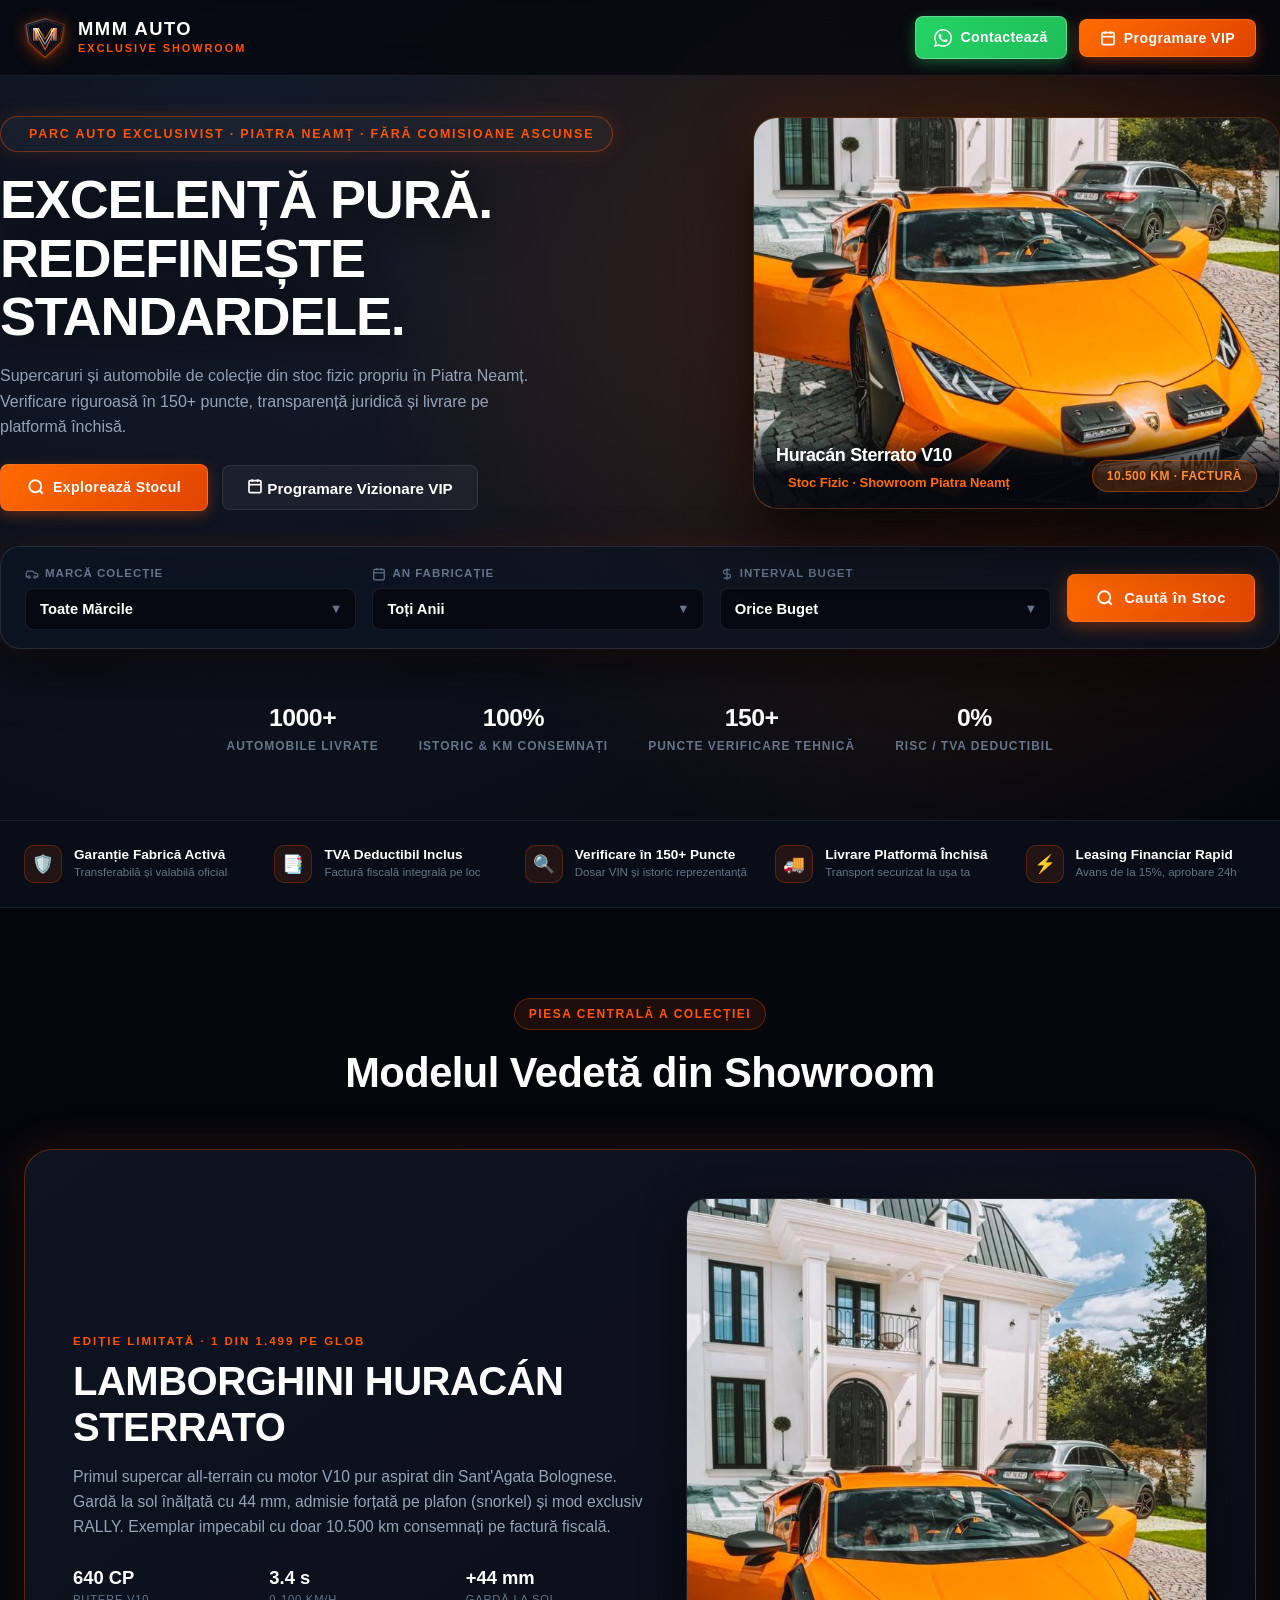
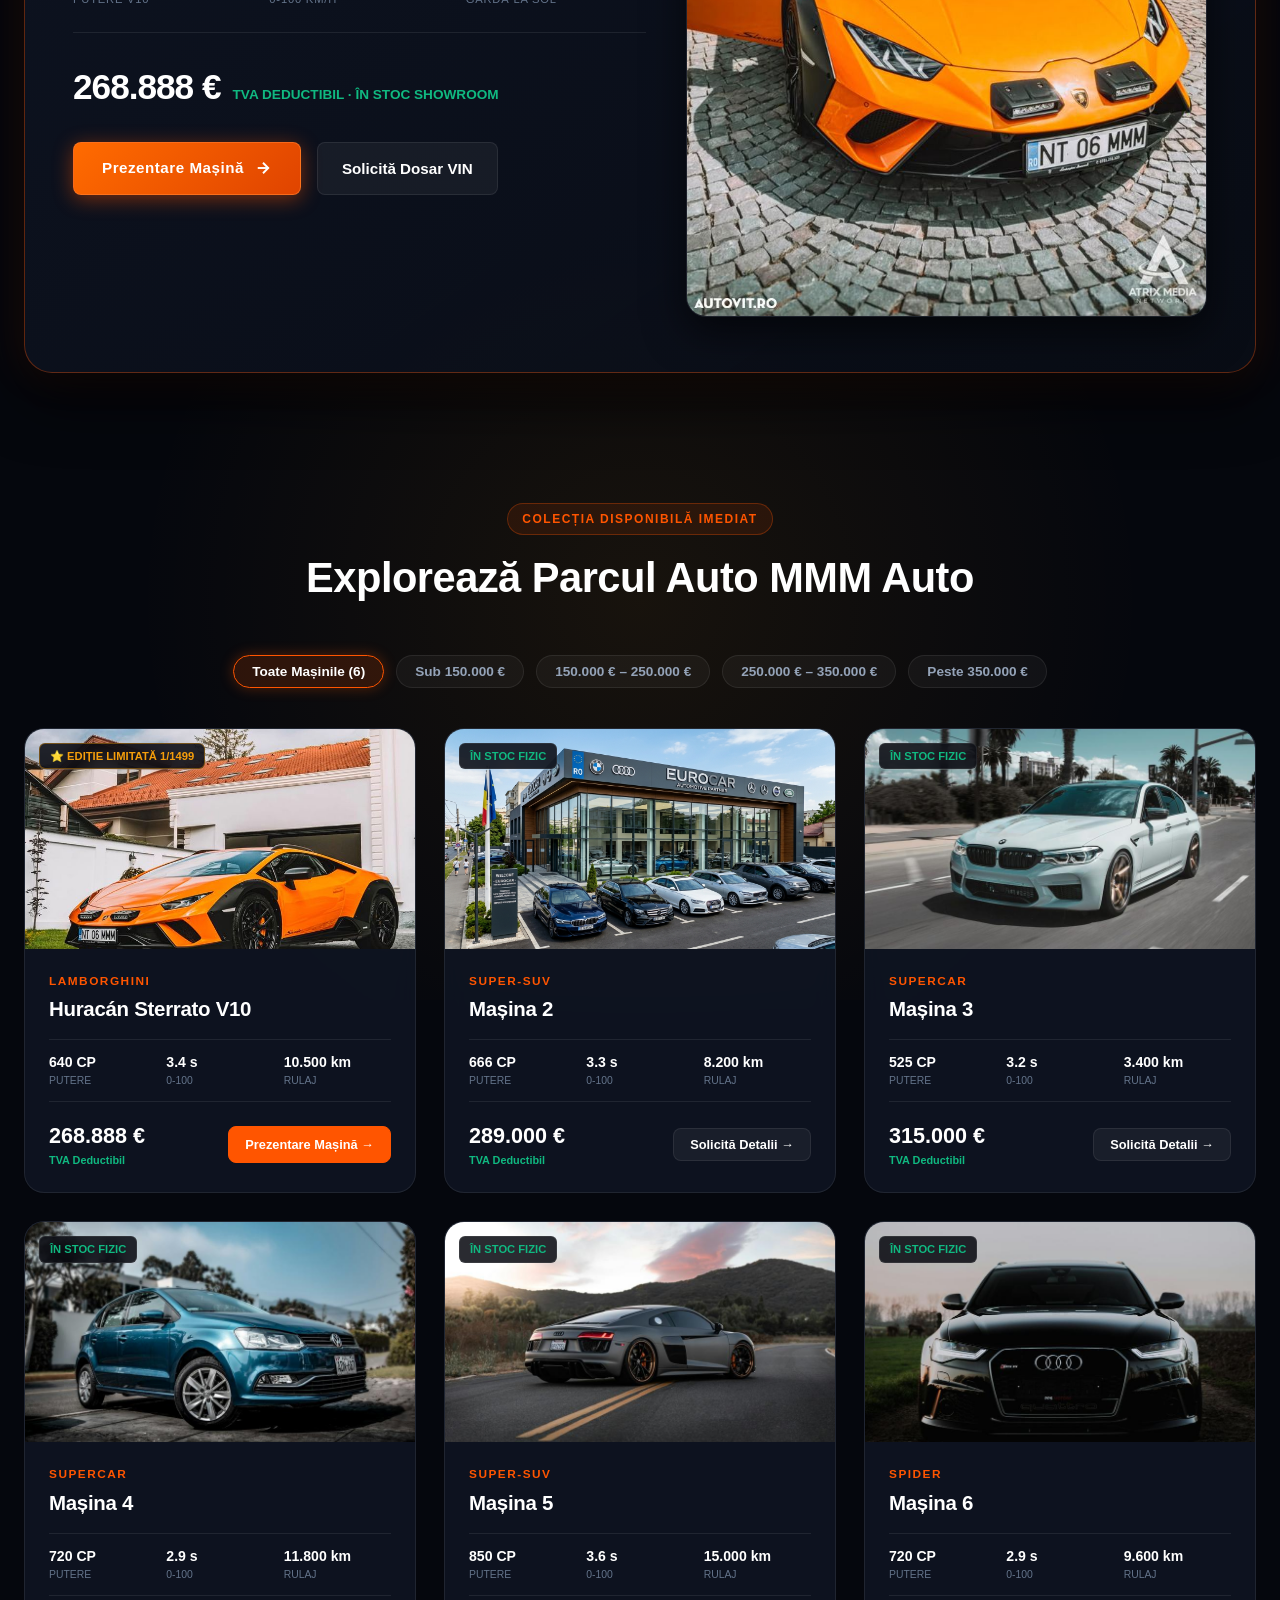
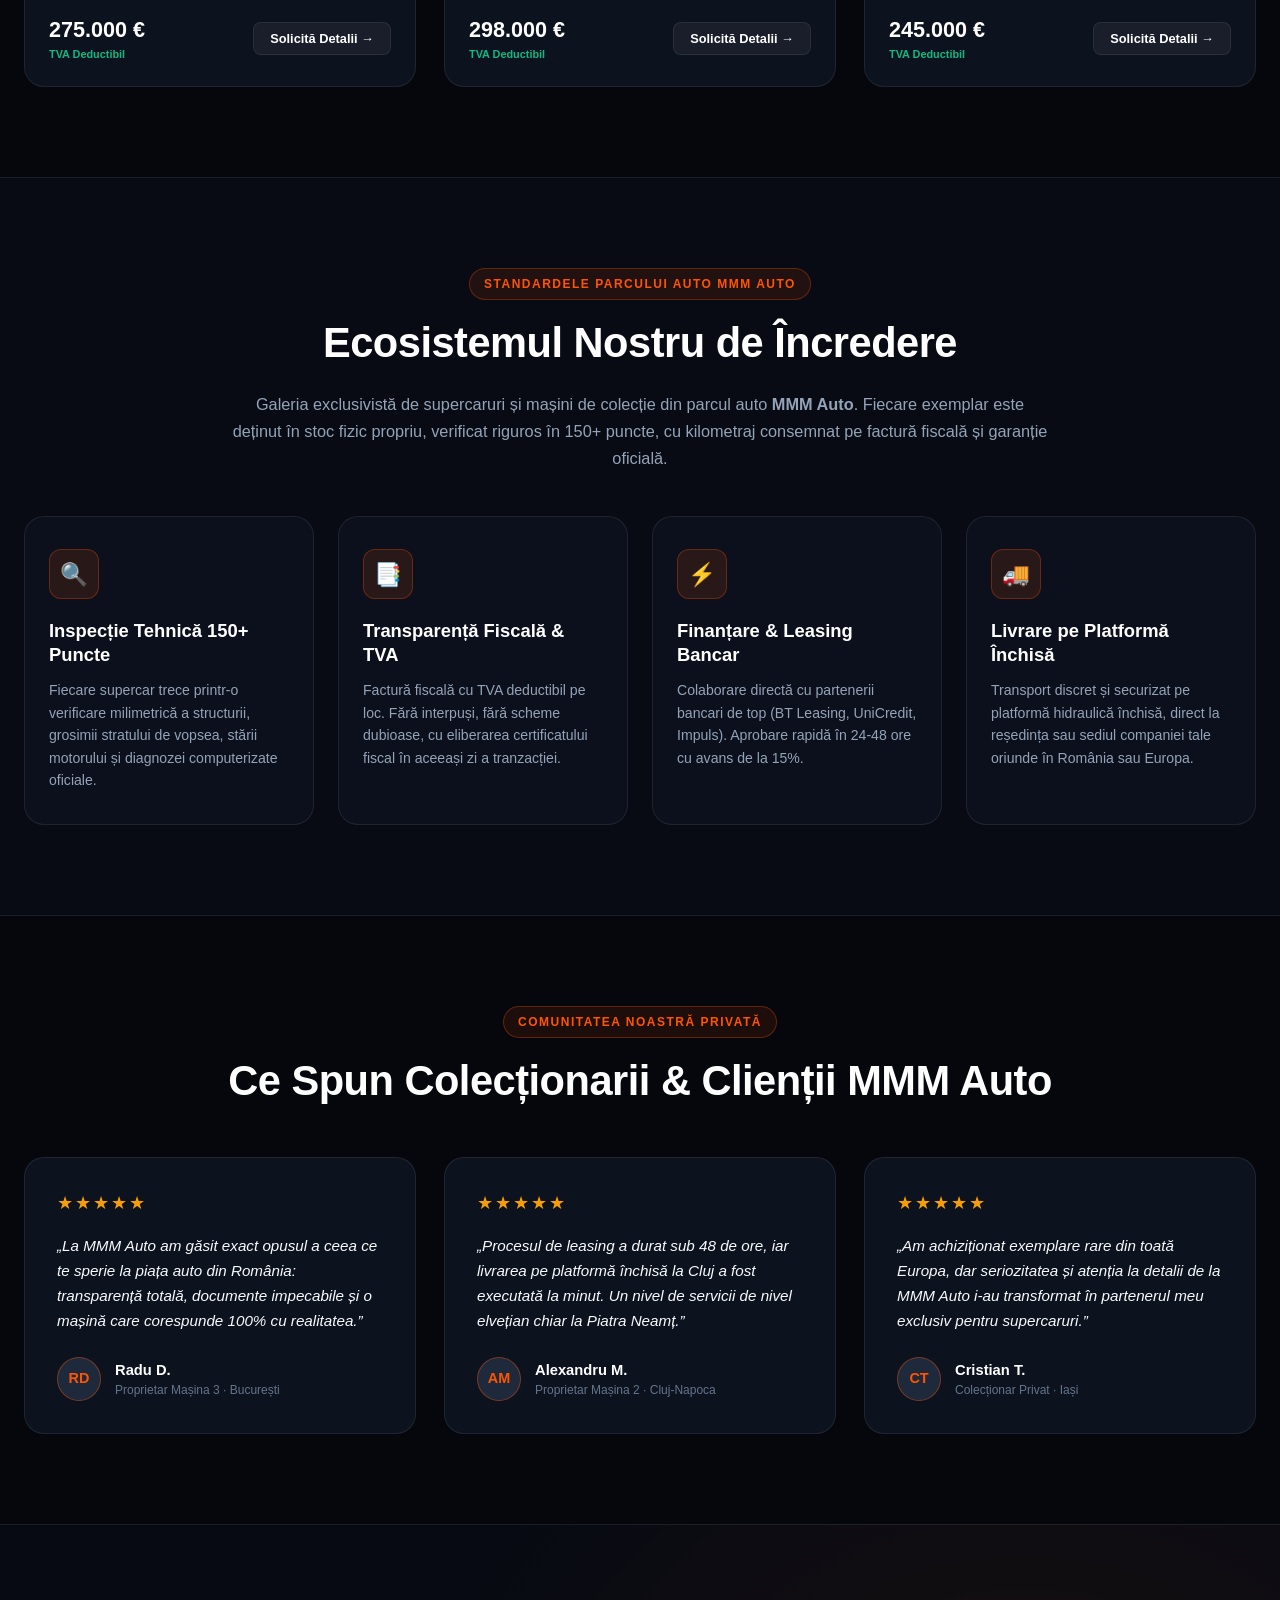
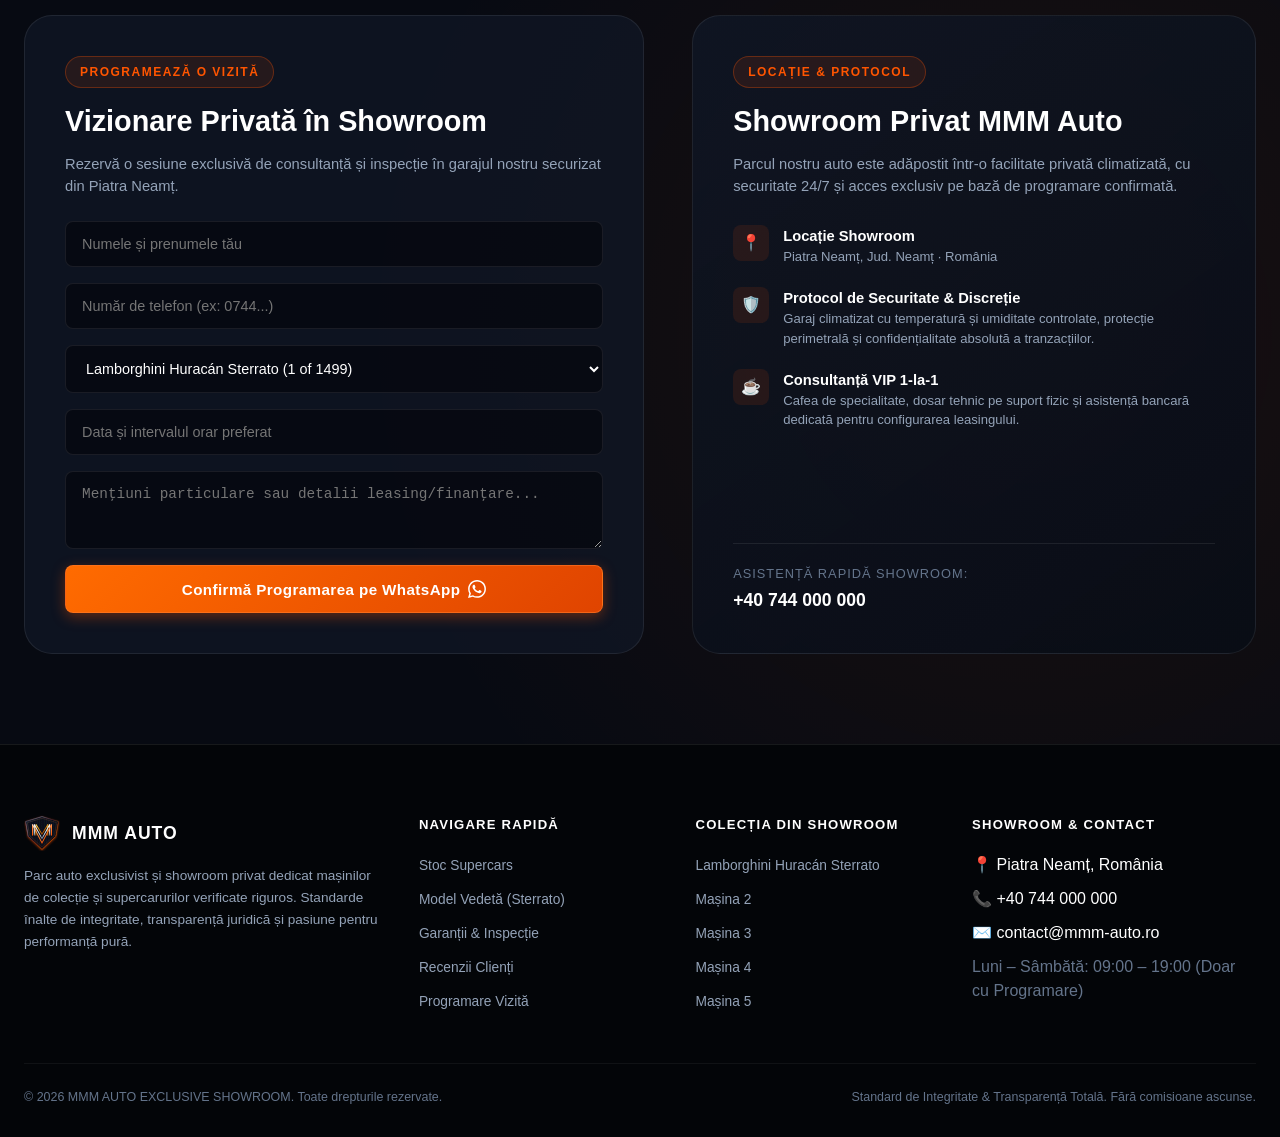
<file: test_hero_split_photo1.html>
<!DOCTYPE html>
<html lang="ro">
<head>
  <meta charset="UTF-8">
  <meta name="viewport" content="width=device-width, initial-scale=1.0">
  <title>MMM Auto · Showroom Privat & Parc Auto Exclusivist | Supercars de Colecție</title>
  <meta name="description" content="MMM Auto · Parc auto exclusivist și showroom privat în Piatra Neamț. 1000+ automobile livrate, verificare riguroasă în 150+ puncte, factură fiscală cu TVA deductibil și livrare pe platformă închisă.">
  
  <!-- Favicon -->
  <link rel="icon" type="image/svg+xml" href="favicon.svg?v=10">
  
  <!-- Open Graph -->
  <meta property="og:title" content="MMM Auto · Showroom Privat & Parc Auto Exclusivist">
  <meta property="og:description" content="Supercaruri de colecție în stoc fizic propriu. 100% transparență juridică, factură fiscală, leasing financiar parteneri bancari, fără comisioane ascunse.">
  <meta property="og:image" content="images/photo_1.jpg">
  <meta property="og:type" content="website">

  <!-- Stylesheet Dedicated for Showroom -->
  <link rel="stylesheet" href="css/showroom.css?v=3">

<style>
.sh-hero {
  min-height: 820px !important;
  padding-top: 110px !important;
  padding-bottom: 60px !important;
  background: radial-gradient(circle at 75% 35%, rgba(255, 107, 0, 0.18) 0%, transparent 55%),
              radial-gradient(circle at 20% 25%, rgba(25, 35, 55, 0.7) 0%, #05070d 85%) !important;
  overflow: hidden;
}
.sh-hero-overlay {
  display: none !important;
}
.sh-hero-content {
  max-width: 1280px !important;
  margin: 0 auto;
  text-align: left !important;
}
.sh-hero-split {
  display: grid;
  grid-template-columns: 1.15fr 0.85fr;
  gap: 40px;
  align-items: center;
  margin-bottom: 35px;
}
.sh-hero-text-side {
  text-align: left;
}
.sh-hero-text-side .sh-eyebrow-pill {
  margin-bottom: 18px;
}
.sh-hero-text-side .sh-hero-title {
  font-size: 54px;
  line-height: 1.08;
  margin-bottom: 18px;
  text-align: left;
}
.sh-hero-text-side .sh-hero-subtitle {
  font-size: 16px;
  line-height: 1.6;
  text-align: left;
  margin-bottom: 24px;
  max-width: 540px;
  color: #94a3b8;
}
.sh-hero-quick-ctas {
  display: flex;
  gap: 14px;
  align-items: center;
}
.sh-hero-car-stage {
  position: relative;
  display: flex;
  justify-content: center;
  align-items: center;
}
.sh-hero-car-glow {
  position: absolute;
  width: 420px;
  height: 420px;
  background: radial-gradient(circle, rgba(255, 107, 0, 0.22) 0%, transparent 65%);
  filter: blur(50px);
  z-index: 0;
  pointer-events: none;
}
.sh-hero-car-card-wrap {
  position: relative;
  z-index: 1;
  width: 100%;
  border-radius: 24px;
  overflow: hidden;
  border: 1px solid rgba(255, 107, 0, 0.3);
  box-shadow: 0 25px 60px rgba(0, 0, 0, 0.85), 0 0 50px rgba(255, 107, 0, 0.15);
  background: #090d16;
  transition: transform 0.4s ease, box-shadow 0.4s ease;
}
.sh-hero-car-card-wrap:hover {
  transform: translateY(-4px);
  box-shadow: 0 30px 70px rgba(0, 0, 0, 0.95), 0 0 60px rgba(255, 107, 0, 0.25);
}
.sh-hero-car-card-wrap img {
  width: 100%;
  height: 390px;
  object-fit: cover;
  object-position: center 65%;
  display: block;
}
.sh-hero-car-card-glass {
  position: absolute;
  bottom: 0;
  left: 0;
  right: 0;
  padding: 16px 22px;
  background: linear-gradient(180deg, transparent 0%, rgba(5, 7, 13, 0.95) 60%);
  display: flex;
  justify-content: space-between;
  align-items: flex-end;
}
.sh-hero-car-name-label {
  font-size: 18px;
  font-weight: 800;
  color: #fff;
  letter-spacing: -0.02em;
}
.sh-hero-car-sub-label {
  font-size: 13px;
  color: #ff6b00;
  font-weight: 600;
  display: flex;
  align-items: center;
  gap: 6px;
  margin-top: 4px;
}
.sh-hero-car-badge-pill {
  padding: 6px 14px;
  background: rgba(255, 107, 0, 0.18);
  border: 1px solid rgba(255, 107, 0, 0.4);
  color: #ff8c33;
  border-radius: 20px;
  font-size: 12px;
  font-weight: 700;
  letter-spacing: 0.04em;
}
.sh-hero-search-card {
  margin-top: 10px !important;
}
</style>
</head>
<body>

  <!-- Ambient Light Effects -->
  <div class="ambient-glow-top" aria-hidden="true"></div>
  <div class="ambient-glow-mid" aria-hidden="true"></div>

  <!-- ==============================================================================
       TOP NAVBAR (Smart Auto-Hide, Zero Layout Thrashing - Stânga: Brand | Dreapta: WhatsApp Verde & Programare VIP)
       ============================================================================== -->
  <header class="sh-navbar" id="shNavbar">
    <div class="container sh-nav-container">
      <a href="#hero" class="sh-brand-group" aria-label="MMM Auto Showroom Acasă">
        <img src="images/emblem_mmm_compact.svg?v=10" alt="Scut Supercar MMM Auto" class="sh-brand-emblem">
        <div class="sh-brand-text">
          <span class="sh-brand-name">MMM AUTO</span>
          <span class="sh-brand-sub">EXCLUSIVE SHOWROOM</span>
        </div>
      </a>

      <!-- Acțiuni pe un singur rând: Buton WhatsApp Verde + Buton Programare VIP -->
      <div class="sh-nav-actions">
        <!-- 1. Buton WhatsApp Verde cu Logo și Text "Contactează" -->
        <a href="https://wa.me/40744000000?text=Buna%20ziua,%20doresc%20informatii%20despre%20supercarurile%20din%20showroom-ul%20MMM%20Auto." target="_blank" rel="noopener noreferrer" class="sh-btn-whatsapp-nav" aria-label="Contactează pe WhatsApp">
          <svg width="18" height="18" viewBox="0 0 24 24" fill="currentColor"><path d="M.057 24l1.687-6.163c-1.041-1.804-1.588-3.849-1.587-5.946.003-6.556 5.338-11.891 11.893-11.891 3.181.001 6.167 1.24 8.413 3.488 2.245 2.248 3.481 5.236 3.48 8.414-.003 6.557-5.338 11.892-11.893 11.892-1.99-.001-3.951-.5-5.688-1.448l-6.305 1.654zm6.597-3.807c1.676.995 3.276 1.591 5.392 1.592 5.448 0 9.886-4.434 9.889-9.885.002-5.462-4.415-9.89-9.881-9.892-5.452 0-9.887 4.434-9.889 9.884-.001 2.225.651 3.891 1.746 5.634l-.999 3.648 3.742-.981zm11.387-5.464c-.074-.124-.272-.198-.57-.347-.297-.149-1.758-.868-2.031-.967-.272-.099-.47-.149-.669.149-.198.297-.768.967-.941 1.165-.173.198-.347.223-.644.074-.297-.149-1.255-.462-2.39-1.475-.883-.788-1.48-1.761-1.653-2.059-.173-.297-.018-.458.13-.606.134-.133.297-.347.446-.521.151-.172.2-.296.3-.495.099-.198.05-.372-.025-.521-.075-.148-.669-1.611-.916-2.206-.242-.579-.487-.501-.669-.51l-.57-.01c-.198 0-.52.074-.792.372s-1.04 1.016-1.04 2.479 1.065 2.876 1.213 3.074c.149.198 2.095 3.2 5.076 4.487.709.306 1.263.489 1.694.626.712.226 1.36.194 1.872.118.571-.085 1.758-.719 2.006-1.413.248-.695.248-1.29.173-1.414z"/></svg>
          <span>Contactează</span>
        </a>

        <!-- 2. Buton Programare VIP (pe același rând, deschide Calendarul) -->
        <button type="button" class="sh-btn-primary" id="btnOpenVipModal">
          <svg width="16" height="16" viewBox="0 0 24 24" fill="none" stroke="currentColor" stroke-width="2.5"><rect x="3" y="4" width="18" height="18" rx="2" ry="2"/><line x1="16" y1="2" x2="16" y2="6"/><line x1="8" y1="2" x2="8" y2="6"/><line x1="3" y1="10" x2="21" y2="10"/></svg>
          <span>Programare VIP</span>
        </button>
      </div>
    </div>

    <!-- Laser Progress Bar la baza navbar-ului -->
    <div class="sh-laser-progress-bar" id="shProgressBar" aria-hidden="true"></div>
  </header>

  <!-- ==============================================================================
       SECTION 1: HERO SECTION (Dark Luxury Showcase + Hero Search Autovibe Integration)
       ============================================================================== -->
  <section id="hero" class="sh-hero">
    <div class="sh-hero-overlay" aria-hidden="true"></div>

    
<div class="sh-hero-content">
  <div class="sh-hero-split">
    <!-- Coloana Stânga: Headline, Subtitle, CTAs Rapide -->
    <div class="sh-hero-text-side">
      <div class="sh-eyebrow-pill">
        <span class="sh-pulse-dot"></span>
        <span>PARC AUTO EXCLUSIVIST · PIATRA NEAMȚ · FĂRĂ COMISIOANE ASCUNSE</span>
      </div>
      <h1 class="sh-hero-title">
        <span class="sh-title-line1">EXCELENȚĂ PURĂ.</span>
        <span class="sh-title-line2">REDEFINEȘTE STANDARDELE.</span>
      </h1>
      <p class="sh-hero-subtitle">
        Supercaruri și automobile de colecție din stoc fizic propriu în Piatra Neamț. Verificare riguroasă în 150+ puncte, transparență juridică și livrare pe platformă închisă.
      </p>
      <div class="sh-hero-quick-ctas">
        <a href="#stoc" class="sh-btn-primary" style="padding: 12px 26px;">
          <svg width="18" height="18" viewBox="0 0 24 24" fill="none" stroke="currentColor" stroke-width="2.5"><circle cx="11" cy="11" r="8"/><line x1="21" y1="21" x2="16.65" y2="16.65"/></svg>
          <span>Explorează Stocul</span>
        </a>
        <button type="button" class="sh-btn-secondary" id="btnHeroVipQuick" onclick="document.getElementById('modalVipCalendar').classList.add('active');document.body.style.overflow='hidden';" style="padding: 12px 24px;">
          <svg width="16" height="16" viewBox="0 0 24 24" fill="none" stroke="currentColor" stroke-width="2.5"><rect x="3" y="4" width="18" height="18" rx="2" ry="2"/><line x1="16" y1="2" x2="16" y2="6"/><line x1="8" y1="2" x2="8" y2="6"/><line x1="3" y1="10" x2="21" y2="10"/></svg>
          <span>Programare Vizionare VIP</span>
        </button>
      </div>
    </div>

    <!-- Coloana Dreapta: Supercar Stage Iluminat Spectaculos (Inspirat din Lamborghini Revuelto) -->
    <div class="sh-hero-car-stage">
      <div class="sh-hero-car-glow"></div>
      <div class="sh-hero-car-card-wrap">
        <img src="images/photo_1.jpg" style="object-position: center 60%;" alt="Lamborghini Huracán Sterrato MMM Auto Piatra Neamț">
        <div class="sh-hero-car-card-glass">
          <div>
            <div class="sh-hero-car-name-label">Huracán Sterrato V10</div>
            <div class="sh-hero-car-sub-label">
              <span class="sh-pulse-dot" style="width:6px;height:6px;"></span>
              Stoc Fizic · Showroom Piatra Neamț
            </div>
          </div>
          <span class="sh-hero-car-badge-pill">10.500 KM · FACTURĂ</span>
        </div>
      </div>
    </div>
  </div>
<div class="sh-hero-search-card">
        <div class="sh-search-grid">
          
          <!-- 1. Câmp Marcă -->
          <div class="sh-search-field">
            <label class="sh-search-label" for="searchMake">
              <svg width="14" height="14" viewBox="0 0 24 24" fill="none" stroke="currentColor" stroke-width="2"><path d="M19 17h2c.6 0 1-.4 1-1v-3c0-.9-.7-1.7-1.5-1.9C18.7 10.6 16 10 16 10s-1.3-1.4-2.2-2.3c-.5-.4-1.1-.7-1.8-.7H5c-.6 0-1.1.4-1.4.9l-1.4 2.9A3.7 3.7 0 0 0 2 12v4c0 .6.4 1 1 1h2"/><circle cx="7" cy="17" r="2"/><circle cx="17" cy="17" r="2"/></svg>
              <span>Marcă Colecție</span>
            </label>
            <div class="sh-search-select-wrap">
              <select id="searchMake" class="sh-search-select">
                <option value="">Toate Mărcile</option>
                <option value="Lamborghini">Lamborghini</option>
                <option value="Ferrari">Ferrari</option>
                <option value="Porsche">Porsche</option>
                <option value="McLaren">McLaren</option>
                <option value="Mercedes-AMG">Mercedes-AMG</option>
              </select>
              <span class="sh-search-arrow">▼</span>
            </div>
          </div>

          <!-- 2. Câmp An (În loc de Segment Caroserie) -->
          <div class="sh-search-field">
            <label class="sh-search-label" for="searchYear">
              <svg width="14" height="14" viewBox="0 0 24 24" fill="none" stroke="currentColor" stroke-width="2"><rect x="3" y="4" width="18" height="18" rx="2" ry="2"/><line x1="16" y1="2" x2="16" y2="6"/><line x1="8" y1="2" x2="8" y2="6"/><line x1="3" y1="10" x2="21" y2="10"/></svg>
              <span>An Fabricație</span>
            </label>
            <div class="sh-search-select-wrap">
              <select id="searchYear" class="sh-search-select">
                <option value="">Toți Anii</option>
                <option value="2024">2024</option>
                <option value="2023">2023</option>
                <option value="2022">2022</option>
                <option value="2021">2021</option>
                <option value="2020">2020+</option>
              </select>
              <span class="sh-search-arrow">▼</span>
            </div>
          </div>

          <!-- 3. Câmp Buget Maxim -->
          <div class="sh-search-field">
            <label class="sh-search-label" for="searchBudget">
              <svg width="14" height="14" viewBox="0 0 24 24" fill="none" stroke="currentColor" stroke-width="2"><path d="M12 2v20M17 5H9.5a3.5 3.5 0 0 0 0 7h5a3.5 3.5 0 0 1 0 7H6"/></svg>
              <span>Interval Buget</span>
            </label>
            <div class="sh-search-select-wrap">
              <select id="searchBudget" class="sh-search-select">
                <option value="all">Orice Buget</option>
                <option value="under-150">Sub 150.000 €</option>
                <option value="150-250">150.000 € – 250.000 €</option>
                <option value="250-350">250.000 € – 350.000 €</option>
                <option value="over-350">Peste 350.000 €</option>
              </select>
              <span class="sh-search-arrow">▼</span>
            </div>
          </div>

          <!-- 4. Buton Căutare -->
          <div class="sh-search-field" style="justify-content: flex-end;">
            <button type="button" id="btnHeroSearch" class="sh-btn-search">
              <svg width="18" height="18" viewBox="0 0 24 24" fill="none" stroke="currentColor" stroke-width="2.5"><circle cx="11" cy="11" r="8"/><line x1="21" y1="21" x2="16.65" y2="16.65"/></svg>
              <span>Caută în Stoc</span>
            </button>
          </div>

        </div>
      </div>

      <!-- Stats Counter Row (1000+ în loc de 50+) -->
      <div class="sh-stats-strip">
        <div class="sh-stat-item">
          <span class="sh-stat-val">1000+</span>
          <span class="sh-stat-sub">Automobile Livrate</span>
        </div>
        <div class="sh-stat-item">
          <span class="sh-stat-val">100%</span>
          <span class="sh-stat-sub">Istoric & KM Consemnați</span>
        </div>
        <div class="sh-stat-item">
          <span class="sh-stat-val">150+</span>
          <span class="sh-stat-sub">Puncte Verificare Tehnică</span>
        </div>
        <div class="sh-stat-item">
          <span class="sh-stat-val">0%</span>
          <span class="sh-stat-sub">Risc / TVA Deductibil</span>
        </div>
      </div>

    </div>
  </section>

  <!-- ==============================================================================
       SECTION 2: TRUST BADGES STRIP (din Imaginea 2 - VinFast)
       ============================================================================== -->
  <section class="sh-trust-strip-section" aria-label="Garanții Juridice și Tehnice MMM Auto">
    <div class="container">
      <div class="sh-trust-badges-grid">
        
        <div class="sh-trust-badge-item">
          <div class="sh-tb-icon">🛡️</div>
          <div class="sh-tb-text">
            <span class="sh-tb-title">Garanție Fabrică Activă</span>
            <span class="sh-tb-desc">Transferabilă și valabilă oficial</span>
          </div>
        </div>

        <div class="sh-trust-badge-item">
          <div class="sh-tb-icon">📑</div>
          <div class="sh-tb-text">
            <span class="sh-tb-title">TVA Deductibil Inclus</span>
            <span class="sh-tb-desc">Factură fiscală integrală pe loc</span>
          </div>
        </div>

        <div class="sh-trust-badge-item">
          <div class="sh-tb-icon">🔍</div>
          <div class="sh-tb-text">
            <span class="sh-tb-title">Verificare în 150+ Puncte</span>
            <span class="sh-tb-desc">Dosar VIN și istoric reprezentanță</span>
          </div>
        </div>

        <div class="sh-trust-badge-item">
          <div class="sh-tb-icon">🚚</div>
          <div class="sh-tb-text">
            <span class="sh-tb-title">Livrare Platformă Închisă</span>
            <span class="sh-tb-desc">Transport securizat la ușa ta</span>
          </div>
        </div>

        <div class="sh-trust-badge-item">
          <div class="sh-tb-icon">⚡</div>
          <div class="sh-tb-text">
            <span class="sh-tb-title">Leasing Financiar Rapid</span>
            <span class="sh-tb-desc">Avans de la 15%, aprobare 24h</span>
          </div>
        </div>

      </div>
    </div>
  </section>

  <!-- ==============================================================================
       SECTION 3: FEATURED MODEL SPOTLIGHT (din Imaginea 3 - Cardul Vedetă Sterrato)
       ============================================================================== -->
  <section id="featured" class="sh-featured-section">
    <div class="container">
      <div class="sh-section-header">
        <div class="sh-section-badge">PIESA CENTRALĂ A COLECȚIEI</div>
        <h2 class="sh-section-title">Modelul Vedetă din Showroom</h2>
      </div>

      <div class="sh-featured-card">
        
        <!-- Info Column -->
        <div class="sh-featured-info">
          <span class="sh-fc-badge">EDIȚIE LIMITATĂ · 1 DIN 1.499 PE GLOB</span>
          <h3 class="sh-fc-title">LAMBORGHINI HURACÁN STERRATO</h3>
          <p class="sh-fc-desc">
            Primul supercar all-terrain cu motor V10 pur aspirat din Sant'Agata Bolognese. Gardă la sol înălțată cu 44 mm, admisie forțată pe plafon (snorkel) și mod exclusiv RALLY. Exemplar impecabil cu doar 10.500 km consemnați pe factură fiscală.
          </p>

          <div class="sh-fc-specs-row">
            <div class="sh-fc-spec-box">
              <span class="sh-fc-spec-val">640 CP</span>
              <span class="sh-fc-spec-lbl">Putere V10</span>
            </div>
            <div class="sh-fc-spec-box">
              <span class="sh-fc-spec-val">3.4 s</span>
              <span class="sh-fc-spec-lbl">0-100 km/h</span>
            </div>
            <div class="sh-fc-spec-box">
              <span class="sh-fc-spec-val">+44 mm</span>
              <span class="sh-fc-spec-lbl">Gardă la Sol</span>
            </div>
          </div>

          <div class="sh-fc-price-wrap">
            <span class="sh-fc-price">268.888 €</span>
            <span class="sh-fc-price-sub">TVA Deductibil · În Stoc Showroom</span>
          </div>

          <div class="sh-fc-actions">
            <!-- Link Direct către masina.php cu textul "Prezentare Masina" -->
            <a href="masina.php" class="sh-btn-discover-car">
              <span>Prezentare Mașină</span>
              <svg width="18" height="18" viewBox="0 0 24 24" fill="none" stroke="currentColor" stroke-width="2.5"><line x1="5" y1="12" x2="19" y2="12"/><polyline points="12 5 19 12 12 19"/></svg>
            </a>
            <button type="button" class="sh-btn-secondary" onclick="document.getElementById('btnOpenVipModal').click()">
              <span>Solicită Dosar VIN</span>
            </button>
          </div>
        </div>

        <!-- Visual Column -->
        <div class="sh-featured-media">
          <img src="images/photo_1.jpg" alt="Lamborghini Huracán Sterrato MMM Auto Showroom" class="sh-featured-img">
        </div>

      </div>
    </div>
  </section>

  <!-- ==============================================================================
       SECTION 4: FLEET SHOWROOM LINEUP (Cu Nume Masina 2, Masina 3, ..., Masina 6)
       ============================================================================== -->
  <section id="stoc" class="sh-fleet-section">
    <div class="container">
      
      <div class="sh-section-header">
        <div class="sh-section-badge">COLECȚIA DISPONIBILĂ IMEDIAT</div>
        <h2 class="sh-section-title">Explorează Parcul Auto MMM Auto</h2>
      </div>

      <!-- Selector Rapid după Buget (din Imaginea 2) -->
      <div class="sh-filter-pills-bar">
        <button class="sh-filter-pill active" data-filter="all">Toate Mașinile (6)</button>
        <button class="sh-filter-pill" data-filter="under-150">Sub 150.000 €</button>
        <button class="sh-filter-pill" data-filter="150-250">150.000 € – 250.000 €</button>
        <button class="sh-filter-pill" data-filter="250-350">250.000 € – 350.000 €</button>
        <button class="sh-filter-pill" data-filter="over-350">Peste 350.000 €</button>
      </div>

      <!-- Car Cards Grid -->
      <div class="sh-fleet-grid">
        
        <!-- CARD 1: LAMBORGHINI HURACAN STERRATO (FLAGSHIP - Link către masina.php) -->
        <div class="sh-car-card" data-make="Lamborghini" data-year="2024" data-price="268888">
          <div class="sh-car-media">
            <span class="sh-car-chip-status gold">⭐ EDIȚIE LIMITATĂ 1/1499</span>
            <img src="images/photo_2.jpg" alt="Lamborghini Huracán Sterrato" class="sh-car-img">
          </div>
          <div class="sh-car-body">
            <span class="sh-car-make">LAMBORGHINI</span>
            <h4 class="sh-car-name">Huracán Sterrato V10</h4>
            <div class="sh-car-specs-grid">
              <div class="sh-spec-col">
                <span class="sh-spec-val">640 CP</span>
                <span class="sh-spec-lbl">Putere</span>
              </div>
              <div class="sh-spec-col">
                <span class="sh-spec-val">3.4 s</span>
                <span class="sh-spec-lbl">0-100</span>
              </div>
              <div class="sh-spec-col">
                <span class="sh-spec-val">10.500 km</span>
                <span class="sh-spec-lbl">Rulaj</span>
              </div>
            </div>
            <div class="sh-car-footer">
              <div class="sh-car-price-box">
                <span class="sh-car-price">268.888 €</span>
                <span class="sh-car-price-sub">TVA Deductibil</span>
              </div>
              <a href="masina.php" class="sh-btn-car-detail" style="background:var(--accent-arancio); border-color:var(--accent-arancio);">Prezentare Mașină →</a>
            </div>
          </div>
        </div>

        <!-- CARD 2: MAȘINA 2 -->
        <div class="sh-car-card" data-make="Lamborghini" data-year="2023" data-price="289000">
          <div class="sh-car-media">
            <span class="sh-car-chip-status">ÎN STOC FIZIC</span>
            <img src="images/dealer-showroom.jpg" alt="Mașina 2" class="sh-car-img">
          </div>
          <div class="sh-car-body">
            <span class="sh-car-make">SUPER-SUV</span>
            <h4 class="sh-car-name">Mașina 2</h4>
            <div class="sh-car-specs-grid">
              <div class="sh-spec-col">
                <span class="sh-spec-val">666 CP</span>
                <span class="sh-spec-lbl">Putere</span>
              </div>
              <div class="sh-spec-col">
                <span class="sh-spec-val">3.3 s</span>
                <span class="sh-spec-lbl">0-100</span>
              </div>
              <div class="sh-spec-col">
                <span class="sh-spec-val">8.200 km</span>
                <span class="sh-spec-lbl">Rulaj</span>
              </div>
            </div>
            <div class="sh-car-footer">
              <div class="sh-car-price-box">
                <span class="sh-car-price">289.000 €</span>
                <span class="sh-car-price-sub">TVA Deductibil</span>
              </div>
              <button type="button" class="sh-btn-car-detail" onclick="document.getElementById('btnOpenVipModal').click()">Solicită Detalii →</button>
            </div>
          </div>
        </div>

        <!-- CARD 3: MAȘINA 3 -->
        <div class="sh-car-card" data-make="Porsche" data-year="2024" data-price="315000">
          <div class="sh-car-media">
            <span class="sh-car-chip-status">ÎN STOC FIZIC</span>
            <img src="images/0.jpg" alt="Mașina 3" class="sh-car-img">
          </div>
          <div class="sh-car-body">
            <span class="sh-car-make">SUPERCAR</span>
            <h4 class="sh-car-name">Mașina 3</h4>
            <div class="sh-car-specs-grid">
              <div class="sh-spec-col">
                <span class="sh-spec-val">525 CP</span>
                <span class="sh-spec-lbl">Putere</span>
              </div>
              <div class="sh-spec-col">
                <span class="sh-spec-val">3.2 s</span>
                <span class="sh-spec-lbl">0-100</span>
              </div>
              <div class="sh-spec-col">
                <span class="sh-spec-val">3.400 km</span>
                <span class="sh-spec-lbl">Rulaj</span>
              </div>
            </div>
            <div class="sh-car-footer">
              <div class="sh-car-price-box">
                <span class="sh-car-price">315.000 €</span>
                <span class="sh-car-price-sub">TVA Deductibil</span>
              </div>
              <button type="button" class="sh-btn-car-detail" onclick="document.getElementById('btnOpenVipModal').click()">Solicită Detalii →</button>
            </div>
          </div>
        </div>

        <!-- CARD 4: MAȘINA 4 -->
        <div class="sh-car-card" data-make="Ferrari" data-year="2022" data-price="275000">
          <div class="sh-car-media">
            <span class="sh-car-chip-status">ÎN STOC FIZIC</span>
            <img src="images/1.jpg" alt="Mașina 4" class="sh-car-img">
          </div>
          <div class="sh-car-body">
            <span class="sh-car-make">SUPERCAR</span>
            <h4 class="sh-car-name">Mașina 4</h4>
            <div class="sh-car-specs-grid">
              <div class="sh-spec-col">
                <span class="sh-spec-val">720 CP</span>
                <span class="sh-spec-lbl">Putere</span>
              </div>
              <div class="sh-spec-col">
                <span class="sh-spec-val">2.9 s</span>
                <span class="sh-spec-lbl">0-100</span>
              </div>
              <div class="sh-spec-col">
                <span class="sh-spec-val">11.800 km</span>
                <span class="sh-spec-lbl">Rulaj</span>
              </div>
            </div>
            <div class="sh-car-footer">
              <div class="sh-car-price-box">
                <span class="sh-car-price">275.000 €</span>
                <span class="sh-car-price-sub">TVA Deductibil</span>
              </div>
              <button type="button" class="sh-btn-car-detail" onclick="document.getElementById('btnOpenVipModal').click()">Solicită Detalii →</button>
            </div>
          </div>
        </div>

        <!-- CARD 5: MAȘINA 5 -->
        <div class="sh-car-card" data-make="Mercedes-AMG" data-year="2023" data-price="298000">
          <div class="sh-car-media">
            <span class="sh-car-chip-status">ÎN STOC FIZIC</span>
            <img src="images/2.jpg" alt="Mașina 5" class="sh-car-img">
          </div>
          <div class="sh-car-body">
            <span class="sh-car-make">SUPER-SUV</span>
            <h4 class="sh-car-name">Mașina 5</h4>
            <div class="sh-car-specs-grid">
              <div class="sh-spec-col">
                <span class="sh-spec-val">850 CP</span>
                <span class="sh-spec-lbl">Putere</span>
              </div>
              <div class="sh-spec-col">
                <span class="sh-spec-val">3.6 s</span>
                <span class="sh-spec-lbl">0-100</span>
              </div>
              <div class="sh-spec-col">
                <span class="sh-spec-val">15.000 km</span>
                <span class="sh-spec-lbl">Rulaj</span>
              </div>
            </div>
            <div class="sh-car-footer">
              <div class="sh-car-price-box">
                <span class="sh-car-price">298.000 €</span>
                <span class="sh-car-price-sub">TVA Deductibil</span>
              </div>
              <button type="button" class="sh-btn-car-detail" onclick="document.getElementById('btnOpenVipModal').click()">Solicită Detalii →</button>
            </div>
          </div>
        </div>

        <!-- CARD 6: MAȘINA 6 -->
        <div class="sh-car-card" data-make="McLaren" data-year="2022" data-price="245000">
          <div class="sh-car-media">
            <span class="sh-car-chip-status">ÎN STOC FIZIC</span>
            <img src="images/3.jpg" alt="Mașina 6" class="sh-car-img">
          </div>
          <div class="sh-car-body">
            <span class="sh-car-make">SPIDER</span>
            <h4 class="sh-car-name">Mașina 6</h4>
            <div class="sh-car-specs-grid">
              <div class="sh-spec-col">
                <span class="sh-spec-val">720 CP</span>
                <span class="sh-spec-lbl">Putere</span>
              </div>
              <div class="sh-spec-col">
                <span class="sh-spec-val">2.9 s</span>
                <span class="sh-spec-lbl">0-100</span>
              </div>
              <div class="sh-spec-col">
                <span class="sh-spec-val">9.600 km</span>
                <span class="sh-spec-lbl">Rulaj</span>
              </div>
            </div>
            <div class="sh-car-footer">
              <div class="sh-car-price-box">
                <span class="sh-car-price">245.000 €</span>
                <span class="sh-car-price-sub">TVA Deductibil</span>
              </div>
              <button type="button" class="sh-btn-car-detail" onclick="document.getElementById('btnOpenVipModal').click()">Solicită Detalii →</button>
            </div>
          </div>
        </div>

      </div>

    </div>
  </section>

  <!-- ==============================================================================
       SECTION 5: TRUST ECOSYSTEM & SERVICES (Pilonii de Încredere MMM Auto)
       ============================================================================== -->
  <section id="servicii" class="sh-services-section">
    <div class="container">
      
      <div class="sh-section-header">
        <div class="sh-section-badge">STANDARDELE PARCULUI AUTO MMM AUTO</div>
        <h2 class="sh-section-title">Ecosistemul Nostru de Încredere</h2>
        <p style="color:var(--text-muted); font-size:1.02rem; max-width:820px; margin:16px auto 0; line-height:1.65;">
          Galeria exclusivistă de supercaruri și mașini de colecție din parcul auto <strong>MMM Auto</strong>. Fiecare exemplar este deținut în stoc fizic propriu, verificat riguros în 150+ puncte, cu kilometraj consemnat pe factură fiscală și garanție oficială.
        </p>
      </div>

      <div class="sh-services-grid">
        
        <div class="sh-service-card">
          <div class="sh-sc-icon-wrap">🔍</div>
          <h4 class="sh-sc-title">Inspecție Tehnică 150+ Puncte</h4>
          <p class="sh-sc-desc">Fiecare supercar trece printr-o verificare milimetrică a structurii, grosimii stratului de vopsea, stării motorului și diagnozei computerizate oficiale.</p>
        </div>

        <div class="sh-service-card">
          <div class="sh-sc-icon-wrap">📑</div>
          <h4 class="sh-sc-title">Transparență Fiscală & TVA</h4>
          <p class="sh-sc-desc">Factură fiscală cu TVA deductibil pe loc. Fără interpuși, fără scheme dubioase, cu eliberarea certificatului fiscal în aceeași zi a tranzacției.</p>
        </div>

        <div class="sh-service-card">
          <div class="sh-sc-icon-wrap">⚡</div>
          <h4 class="sh-sc-title">Finanțare & Leasing Bancar</h4>
          <p class="sh-sc-desc">Colaborare directă cu partenerii bancari de top (BT Leasing, UniCredit, Impuls). Aprobare rapidă în 24-48 ore cu avans de la 15%.</p>
        </div>

        <div class="sh-service-card">
          <div class="sh-sc-icon-wrap">🚚</div>
          <h4 class="sh-sc-title">Livrare pe Platformă Închisă</h4>
          <p class="sh-sc-desc">Transport discret și securizat pe platformă hidraulică închisă, direct la reședința sau sediul companiei tale oriunde în România sau Europa.</p>
        </div>

      </div>

    </div>
  </section>

  <!-- ==============================================================================
       SECTION 6: REVIEWS & COMMUNITY (Mărturii Verificate)
       ============================================================================== -->
  <section id="comunitate" class="sh-reviews-section">
    <div class="container">
      
      <div class="sh-section-header">
        <div class="sh-section-badge">COMUNITATEA NOASTRĂ PRIVATĂ</div>
        <h2 class="sh-section-title">Ce Spun Colecționarii & Clienții MMM Auto</h2>
      </div>

      <div class="sh-reviews-grid">
        
        <div class="sh-review-card">
          <div class="sh-rc-stars">★★★★★</div>
          <p class="sh-rc-quote">„La MMM Auto am găsit exact opusul a ceea ce te sperie la piața auto din România: transparență totală, documente impecabile și o mașină care corespunde 100% cu realitatea.”</p>
          <div class="sh-rc-author">
            <div class="sh-rc-avatar">RD</div>
            <div class="sh-rc-info">
              <span class="sh-rc-name">Radu D.</span>
              <span class="sh-rc-car">Proprietar Mașina 3 · București</span>
            </div>
          </div>
        </div>

        <div class="sh-review-card">
          <div class="sh-rc-stars">★★★★★</div>
          <p class="sh-rc-quote">„Procesul de leasing a durat sub 48 de ore, iar livrarea pe platformă închisă la Cluj a fost executată la minut. Un nivel de servicii de nivel elvețian chiar la Piatra Neamț.”</p>
          <div class="sh-rc-author">
            <div class="sh-rc-avatar">AM</div>
            <div class="sh-rc-info">
              <span class="sh-rc-name">Alexandru M.</span>
              <span class="sh-rc-car">Proprietar Mașina 2 · Cluj-Napoca</span>
            </div>
          </div>
        </div>

        <div class="sh-review-card">
          <div class="sh-rc-stars">★★★★★</div>
          <p class="sh-rc-quote">„Am achiziționat exemplare rare din toată Europa, dar seriozitatea și atenția la detalii de la MMM Auto i-au transformat în partenerul meu exclusiv pentru supercaruri.”</p>
          <div class="sh-rc-author">
            <div class="sh-rc-avatar">CT</div>
            <div class="sh-rc-info">
              <span class="sh-rc-name">Cristian T.</span>
              <span class="sh-rc-car">Colecționar Privat · Iași</span>
            </div>
          </div>
        </div>

      </div>

    </div>
  </section>

  <!-- ==============================================================================
       SECTION 7: VIP BOOKING & SHOWROOM LOCATION (din Imaginea 2 - VinFast Split)
       ============================================================================== -->
  <section id="contact" class="sh-booking-section">
    <div class="container">
      
      <div class="sh-booking-split">
        
        <!-- Form Column -->
        <div class="sh-booking-card">
          <div class="sh-section-badge">PROGRAMEAZĂ O VIZITĂ</div>
          <h3 style="font-size:1.8rem; font-weight:900; color:#fff; margin-bottom:10px;">Vizionare Privată în Showroom</h3>
          <p style="color:var(--text-muted); font-size:0.92rem;">Rezervă o sesiune exclusivă de consultanță și inspecție în garajul nostru securizat din Piatra Neamț.</p>

          <form id="bookingForm" class="sh-form-group">
            <input type="text" id="bName" class="sh-input-field" placeholder="Numele și prenumele tău" required>
            <input type="tel" id="bPhone" class="sh-input-field" placeholder="Număr de telefon (ex: 0744...)" required>
            <select id="bModel" class="sh-input-field">
              <option value="Lamborghini Huracán Sterrato">Lamborghini Huracán Sterrato (1 of 1499)</option>
              <option value="Mașina 2">Mașina 2</option>
              <option value="Mașina 3">Mașina 3</option>
              <option value="Mașina 4">Mașina 4</option>
              <option value="Mașina 5">Mașina 5</option>
              <option value="Mașina 6">Mașina 6</option>
              <option value="Alt Model / Cerere Specială">Alt Model din Stoc / Cerere Specială</option>
            </select>
            <input type="text" id="bDate" class="sh-input-field" placeholder="Data și intervalul orar preferat">
            <textarea id="bNotes" class="sh-input-field" rows="3" placeholder="Mențiuni particulare sau detalii leasing/finanțare..."></textarea>
            
            <button type="submit" class="sh-btn-primary" style="padding:14px; justify-content:center; width:100%; font-size:0.95rem;">
              <span>Confirmă Programarea pe WhatsApp</span>
              <svg width="18" height="18" viewBox="0 0 24 24" fill="currentColor"><path d="M.057 24l1.687-6.163c-1.041-1.804-1.588-3.849-1.587-5.946.003-6.556 5.338-11.891 11.893-11.891 3.181.001 6.167 1.24 8.413 3.488 2.245 2.248 3.481 5.236 3.48 8.414-.003 6.557-5.338 11.892-11.893 11.892-1.99-.001-3.951-.5-5.688-1.448l-6.305 1.654zm6.597-3.807c1.676.995 3.276 1.591 5.392 1.592 5.448 0 9.886-4.434 9.889-9.885.002-5.462-4.415-9.89-9.881-9.892-5.452 0-9.887 4.434-9.889 9.884-.001 2.225.651 3.891 1.746 5.634l-.999 3.648 3.742-.981zm11.387-5.464c-.074-.124-.272-.198-.57-.347-.297-.149-1.758-.868-2.031-.967-.272-.099-.47-.149-.669.149-.198.297-.768.967-.941 1.165-.173.198-.347.223-.644.074-.297-.149-1.255-.462-2.39-1.475-.883-.788-1.48-1.761-1.653-2.059-.173-.297-.018-.458.13-.606.134-.133.297-.347.446-.521.151-.172.2-.296.3-.495.099-.198.05-.372-.025-.521-.075-.148-.669-1.611-.916-2.206-.242-.579-.487-.501-.669-.51l-.57-.01c-.198 0-.52.074-.792.372s-1.04 1.016-1.04 2.479 1.065 2.876 1.213 3.074c.149.198 2.095 3.2 5.076 4.487.709.306 1.263.489 1.694.626.712.226 1.36.194 1.872.118.571-.085 1.758-.719 2.006-1.413.248-.695.248-1.29.173-1.414z"/></svg>
            </button>
          </form>
        </div>

        <!-- Location Info Column -->
        <div class="sh-showroom-info-card">
          <div>
            <div class="sh-section-badge">LOCAȚIE & PROTOCOL</div>
            <h3 style="font-size:1.8rem; font-weight:900; color:#fff; margin-bottom:10px;">Showroom Privat MMM Auto</h3>
            <p style="color:var(--text-muted); font-size:0.92rem;">Parcul nostru auto este adăpostit într-o facilitate privată climatizată, cu securitate 24/7 și acces exclusiv pe bază de programare confirmată.</p>

            <div class="sh-sic-items">
              <div class="sh-sic-row">
                <div class="sh-sic-icon">📍</div>
                <div>
                  <div class="sh-sic-title">Locație Showroom</div>
                  <div class="sh-sic-desc">Piatra Neamț, Jud. Neamț · România</div>
                </div>
              </div>

              <div class="sh-sic-row">
                <div class="sh-sic-icon">🛡️</div>
                <div>
                  <div class="sh-sic-title">Protocol de Securitate & Discreție</div>
                  <div class="sh-sic-desc">Garaj climatizat cu temperatură și umiditate controlate, protecție perimetrală și confidențialitate absolută a tranzacțiilor.</div>
                </div>
              </div>

              <div class="sh-sic-row">
                <div class="sh-sic-icon">☕</div>
                <div>
                  <div class="sh-sic-title">Consultanță VIP 1-la-1</div>
                  <div class="sh-sic-desc">Cafea de specialitate, dosar tehnic pe suport fizic și asistență bancară dedicată pentru configurarea leasingului.</div>
                </div>
              </div>
            </div>
          </div>

          <div style="padding-top:20px; border-top:1px solid var(--border-subtle);">
            <span style="font-size:0.8rem; color:var(--text-dim); text-transform:uppercase; letter-spacing:1px; display:block; margin-bottom:4px;">Asistență Rapidă Showroom:</span>
            <strong style="font-size:1.1rem; color:#fff;">+40 744 000 000</strong>
          </div>
        </div>

      </div>

    </div>
  </section>

  <!-- ==============================================================================
       FOOTER (Official MMM Auto)
       ============================================================================== -->
  <footer class="sh-footer">
    <div class="container">
      
      <div class="sh-footer-grid">
        
        <div class="sh-footer-brand">
          <div style="display:flex; align-items:center; gap:12px;">
            <img src="images/emblem_mmm_compact.svg?v=10" alt="MMM Auto" style="width:36px; height:36px;">
            <span style="font-size:1.1rem; font-weight:900; letter-spacing:1px; color:#fff;">MMM AUTO</span>
          </div>
          <p style="font-size:0.85rem; color:var(--text-muted); line-height:1.6;">
            Parc auto exclusivist și showroom privat dedicat mașinilor de colecție și supercarurilor verificate riguros. Standarde înalte de integritate, transparență juridică și pasiune pentru performanță pură.
          </p>
        </div>

        <div>
          <h5 class="sh-footer-title">Navigare Rapidă</h5>
          <ul class="sh-footer-links">
            <li><a href="#stoc">Stoc Supercars</a></li>
            <li><a href="#featured">Model Vedetă (Sterrato)</a></li>
            <li><a href="#servicii">Garanții & Inspecție</a></li>
            <li><a href="#comunitate">Recenzii Clienți</a></li>
            <li><a href="#contact">Programare Vizită</a></li>
          </ul>
        </div>

        <div>
          <h5 class="sh-footer-title">Colecția din Showroom</h5>
          <ul class="sh-footer-links">
            <li><a href="masina.php">Lamborghini Huracán Sterrato</a></li>
            <li><a href="#stoc">Mașina 2</a></li>
            <li><a href="#stoc">Mașina 3</a></li>
            <li><a href="#stoc">Mașina 4</a></li>
            <li><a href="#stoc">Mașina 5</a></li>
          </ul>
        </div>

        <div>
          <h5 class="sh-footer-title">Showroom & Contact</h5>
          <ul class="sh-footer-links">
            <li><span style="color:#fff;">📍 Piatra Neamț, România</span></li>
            <li><span style="color:#fff;">📞 +40 744 000 000</span></li>
            <li><span style="color:#fff;">✉️ contact@mmm-auto.ro</span></li>
            <li><span style="color:var(--text-dim);">Luni – Sâmbătă: 09:00 – 19:00 (Doar cu Programare)</span></li>
          </ul>
        </div>

      </div>

      <div class="sh-footer-bottom">
        <span>© 2026 MMM AUTO EXCLUSIVE SHOWROOM. Toate drepturile rezervate.</span>
        <span>Standard de Integritate & Transparență Totală. Fără comisioane ascunse.</span>
      </div>

    </div>
  </footer>

  <!-- ==============================================================================
       INTERACTIVE VIP CALENDAR MODAL (Alegere Dată, Oră, Nume -> Trimite pe WhatsApp)
       ============================================================================== -->
  <div id="modalVipCalendar" class="sh-modal-overlay" role="dialog" aria-modal="true" aria-labelledby="vipModalTitle">
    <div class="sh-modal-box">
      <button type="button" class="sh-modal-close-btn" id="closeVipModalBtn" aria-label="Închide modal">&times;</button>
      
      <div class="sh-section-badge" style="margin-bottom:8px;">SHOWROOM PRIVAT PIATRA NEAMȚ</div>
      <h3 class="sh-modal-title" id="vipModalTitle">Programare Vizită VIP</h3>
      <p class="sh-modal-sub">Alege data și intervalul orar dorit. Detaliile vor fi trimise direct către echipa de concierge pe WhatsApp.</p>

      <form id="vipModalForm" class="sh-modal-form">
        
        <div>
          <label style="font-size:0.75rem; font-weight:700; color:var(--text-dim); text-transform:uppercase; display:block; margin-bottom:6px;">Nume și Prenume *</label>
          <input type="text" id="vipName" class="sh-input-field" placeholder="ex: Alexandru Popescu" required>
        </div>

        <div>
          <label style="font-size:0.75rem; font-weight:700; color:var(--text-dim); text-transform:uppercase; display:block; margin-bottom:6px;">Număr de Telefon (WhatsApp) *</label>
          <input type="tel" id="vipPhone" class="sh-input-field" placeholder="ex: 0744 123 456" required>
        </div>

        <div>
          <label style="font-size:0.75rem; font-weight:700; color:var(--text-dim); text-transform:uppercase; display:block; margin-bottom:6px;">Data Vizitei *</label>
          <input type="date" id="vipDate" class="sh-input-field" required>
        </div>

        <div>
          <span class="sh-calendar-slots-label">Interval Orar Preferat *</span>
          <div class="sh-time-slots-grid">
            <button type="button" class="sh-time-slot-btn" data-time="10:00">10:00</button>
            <button type="button" class="sh-time-slot-btn active" data-time="11:30">11:30</button>
            <button type="button" class="sh-time-slot-btn" data-time="14:00">14:00</button>
            <button type="button" class="sh-time-slot-btn" data-time="15:30">15:30</button>
            <button type="button" class="sh-time-slot-btn" data-time="17:00">17:00</button>
            <button type="button" class="sh-time-slot-btn" data-time="18:30">18:30</button>
          </div>
        </div>

        <div>
          <label style="font-size:0.75rem; font-weight:700; color:var(--text-dim); text-transform:uppercase; display:block; margin-bottom:6px;">Model de Interes</label>
          <select id="vipModel" class="sh-input-field">
            <option value="Lamborghini Huracán Sterrato (1 of 1499)">Lamborghini Huracán Sterrato (1 of 1499)</option>
            <option value="Mașina 2">Mașina 2</option>
            <option value="Mașina 3">Mașina 3</option>
            <option value="Mașina 4">Mașina 4</option>
            <option value="Mașina 5">Mașina 5</option>
            <option value="Mașina 6">Mașina 6</option>
            <option value="Alt Model / Consultanță Generală">Alt Model din Stoc / Consultanță Generală</option>
          </select>
        </div>

        <div>
          <label style="font-size:0.75rem; font-weight:700; color:var(--text-dim); text-transform:uppercase; display:block; margin-bottom:6px;">Mențiuni particulare (Opțional)</label>
          <input type="text" id="vipNotes" class="sh-input-field" placeholder="ex: Solicit și calcul preliminar leasing...">
        </div>

        <button type="submit" class="sh-btn-confirm-wa">
          <svg width="20" height="20" viewBox="0 0 24 24" fill="currentColor"><path d="M.057 24l1.687-6.163c-1.041-1.804-1.588-3.849-1.587-5.946.003-6.556 5.338-11.891 11.893-11.891 3.181.001 6.167 1.24 8.413 3.488 2.245 2.248 3.481 5.236 3.48 8.414-.003 6.557-5.338 11.892-11.893 11.892-1.99-.001-3.951-.5-5.688-1.448l-6.305 1.654zm6.597-3.807c1.676.995 3.276 1.591 5.392 1.592 5.448 0 9.886-4.434 9.889-9.885.002-5.462-4.415-9.89-9.881-9.892-5.452 0-9.887 4.434-9.889 9.884-.001 2.225.651 3.891 1.746 5.634l-.999 3.648 3.742-.981zm11.387-5.464c-.074-.124-.272-.198-.57-.347-.297-.149-1.758-.868-2.031-.967-.272-.099-.47-.149-.669.149-.198.297-.768.967-.941 1.165-.173.198-.347.223-.644.074-.297-.149-1.255-.462-2.39-1.475-.883-.788-1.48-1.761-1.653-2.059-.173-.297-.018-.458.13-.606.134-.133.297-.347.446-.521.151-.172.2-.296.3-.495.099-.198.05-.372-.025-.521-.075-.148-.669-1.611-.916-2.206-.242-.579-.487-.501-.669-.51l-.57-.01c-.198 0-.52.074-.792.372s-1.04 1.016-1.04 2.479 1.065 2.876 1.213 3.074c.149.198 2.095 3.2 5.076 4.487.709.306 1.263.489 1.694.626.712.226 1.36.194 1.872.118.571-.085 1.758-.719 2.006-1.413.248-.695.248-1.29.173-1.414z"/></svg>
          <span>Confirmă și Trimite pe WhatsApp</span>
        </button>

      </form>
    </div>
  </div>

  <!-- Scroll-to-Top Button with Circular SVG Progress Ring -->
  <button id="shScrollTopBtn" class="sh-scroll-top-btn" aria-label="Înapoi sus">
    <svg class="sh-progress-ring" width="50" height="50" viewBox="0 0 50 50">
      <circle class="sh-progress-ring-track" cx="25" cy="25" r="22" fill="none" stroke-width="2"/>
      <circle id="shScrollProgressCircle" class="sh-progress-ring-circle" cx="25" cy="25" r="22" fill="none" stroke-width="2"/>
    </svg>
    <span class="sh-st-arrow">↑</span>
  </button>

  <!-- Scripts -->
  <script src="js/showroom.js?v=3"></script>
</body>
</html>
</file>
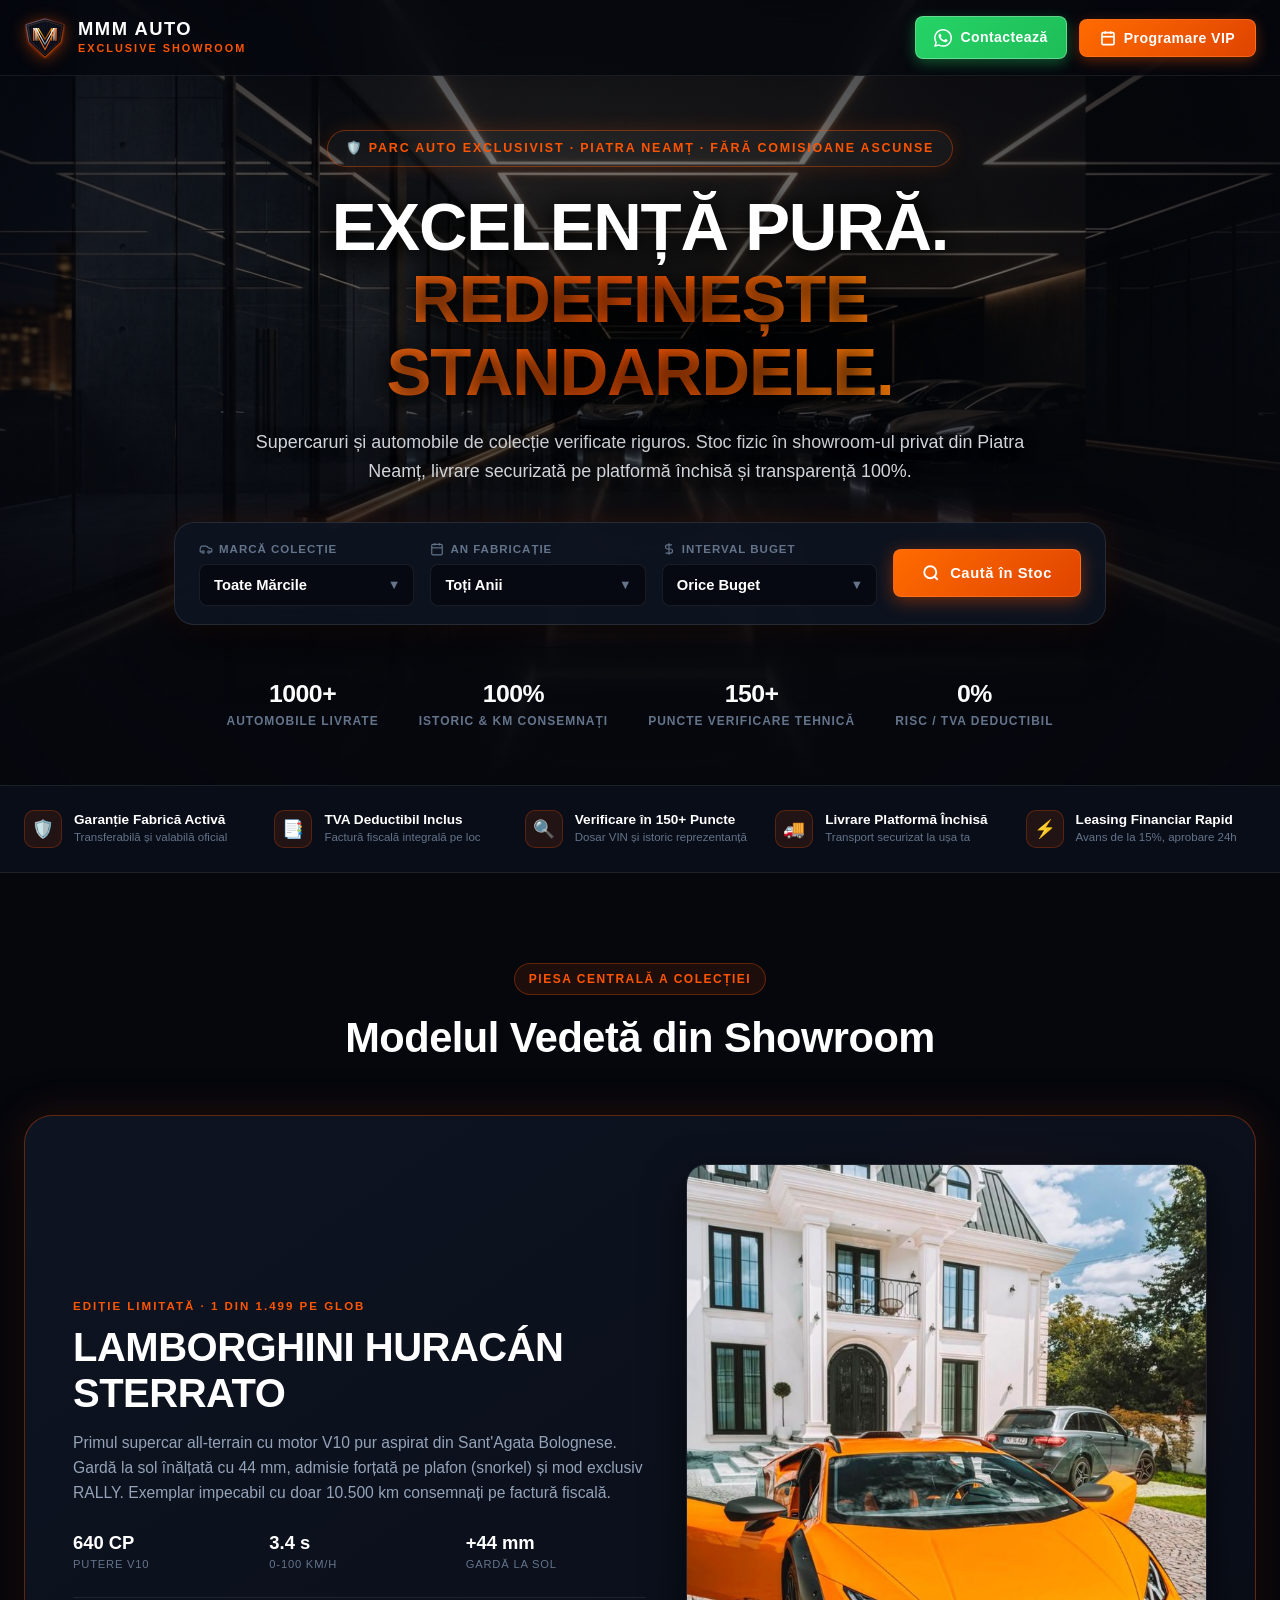
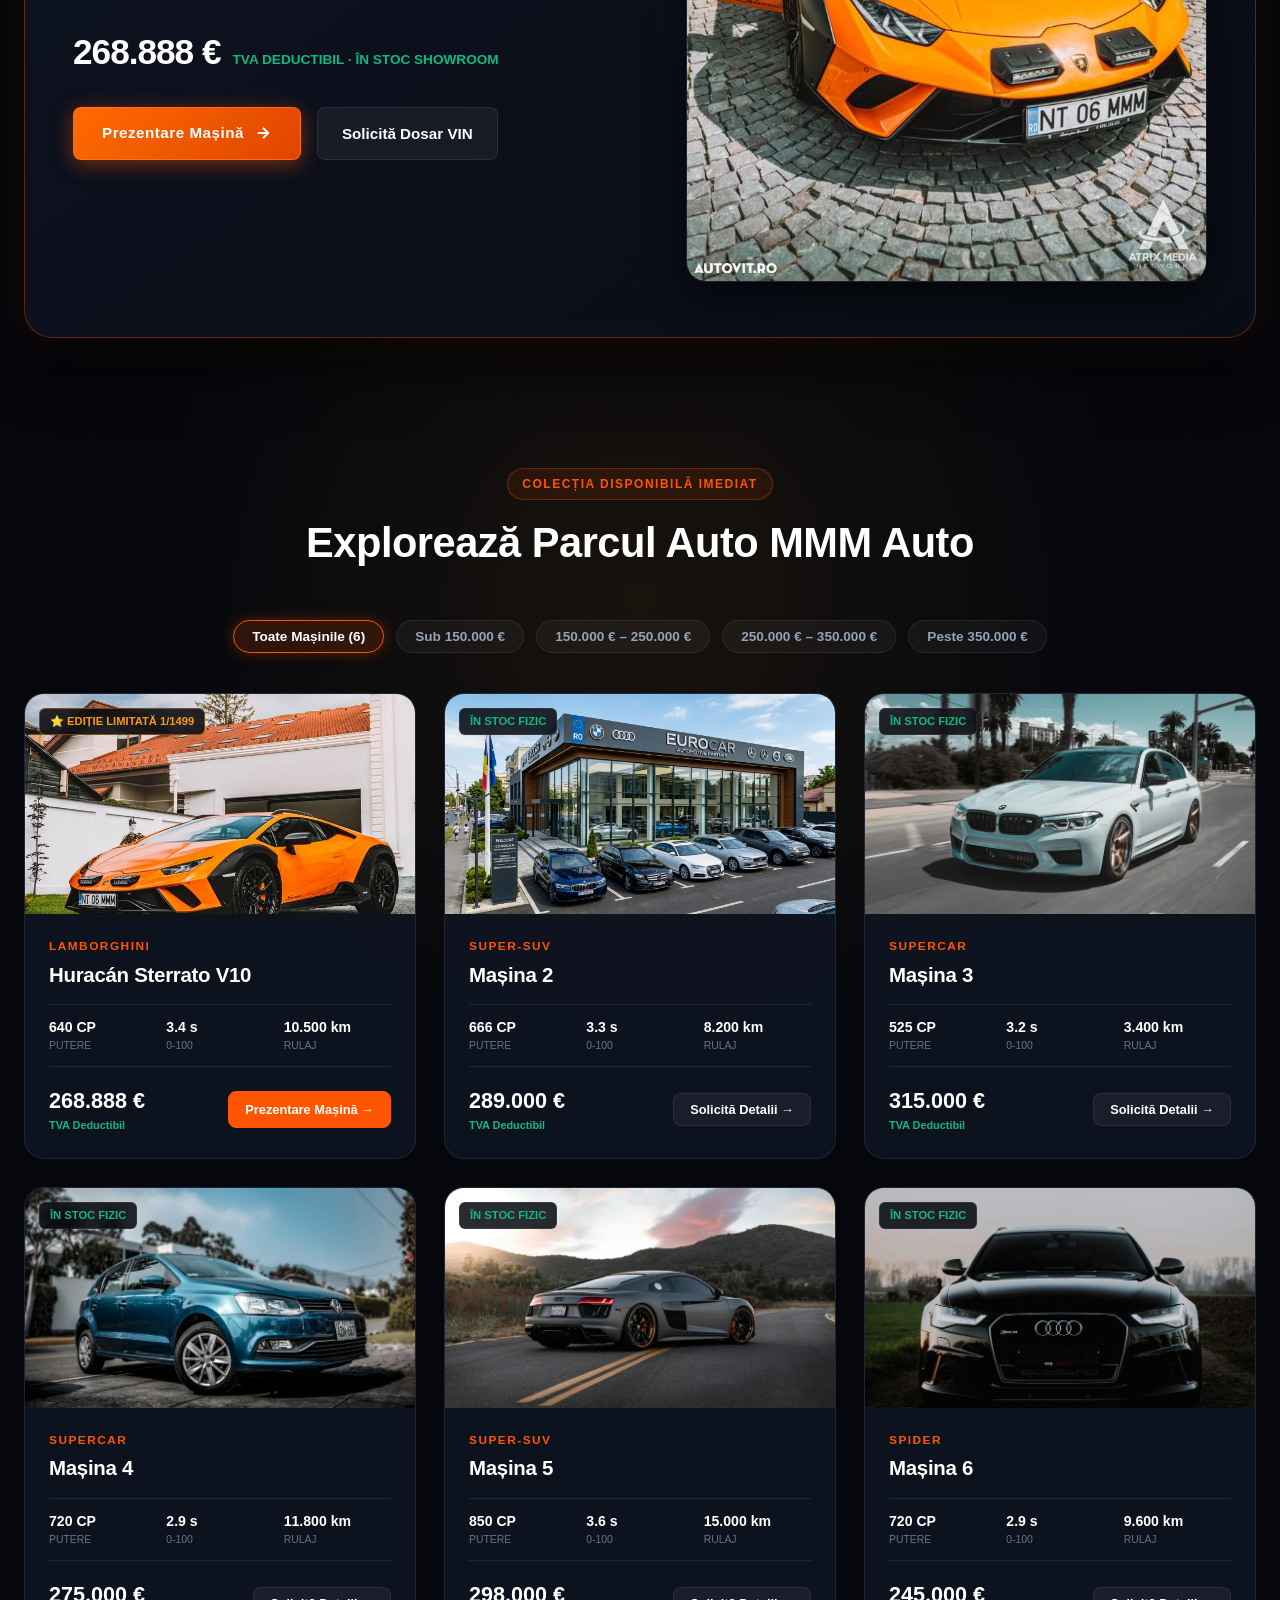
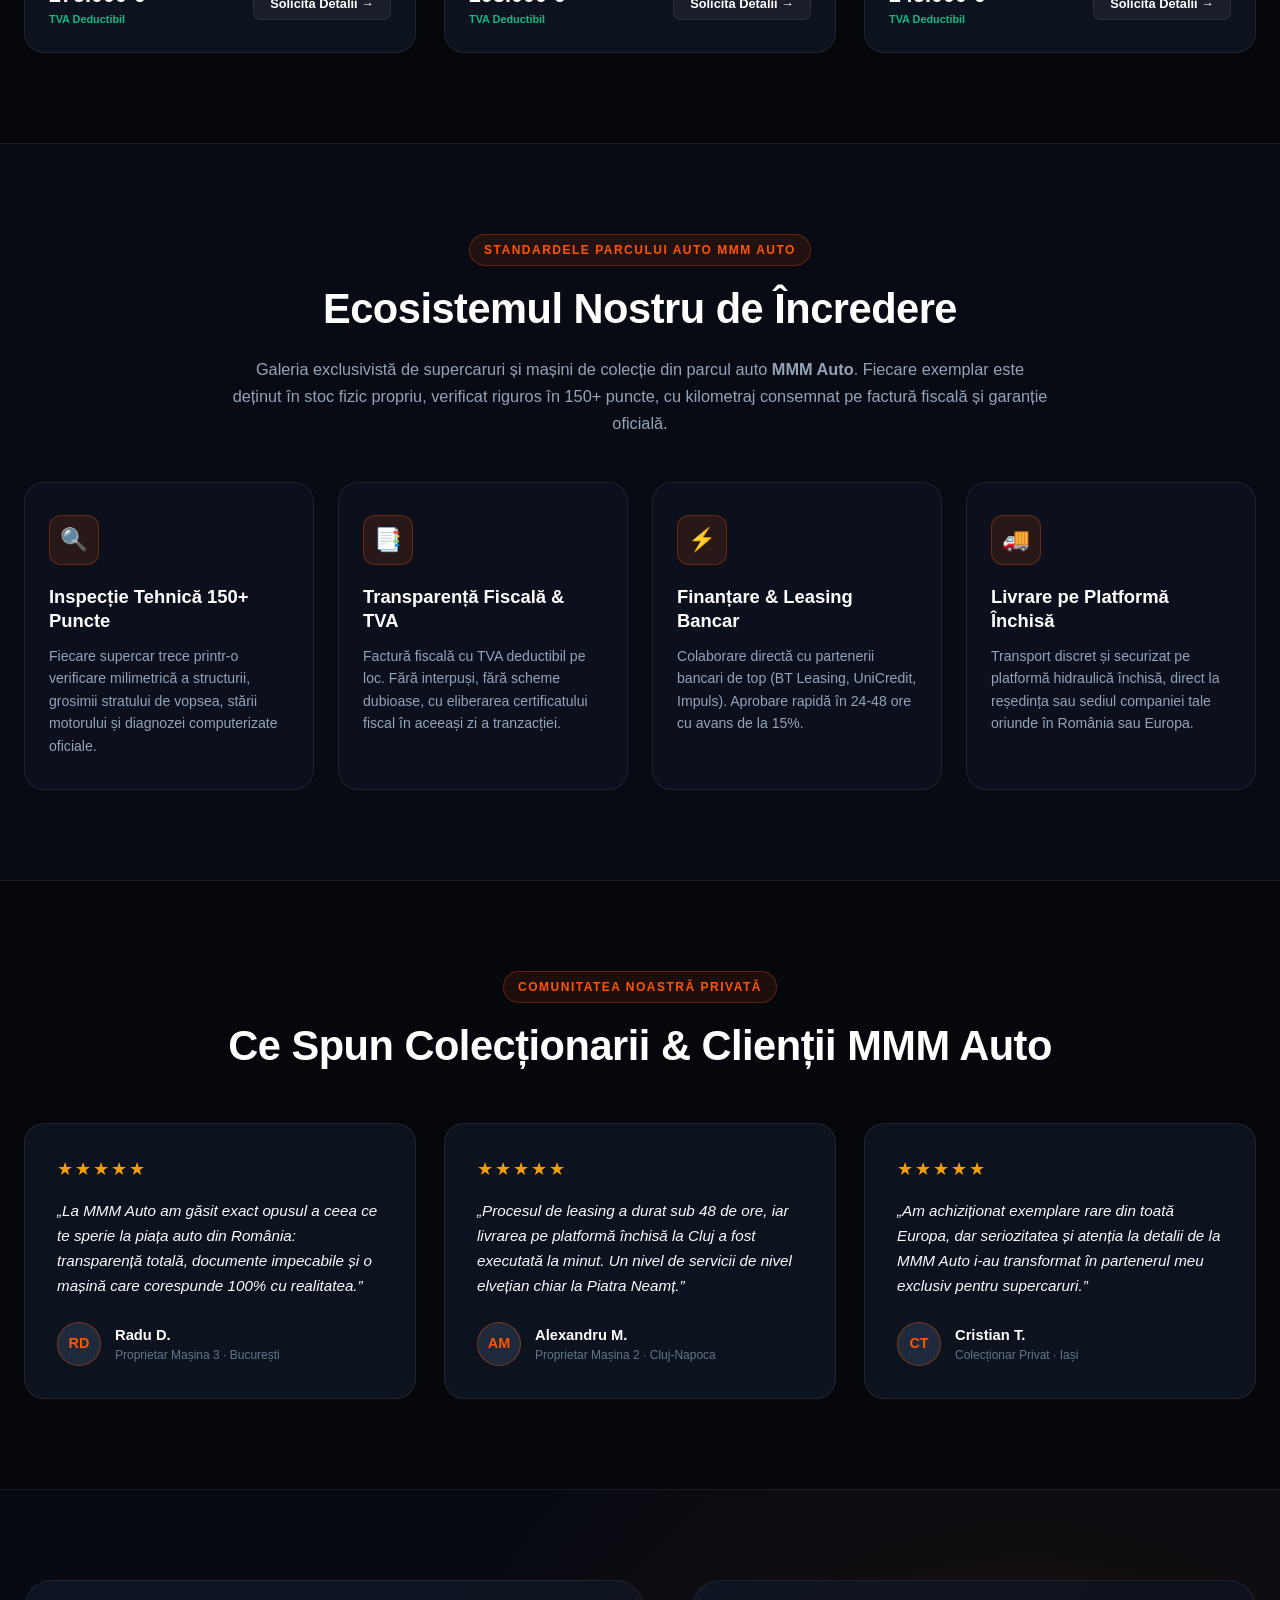
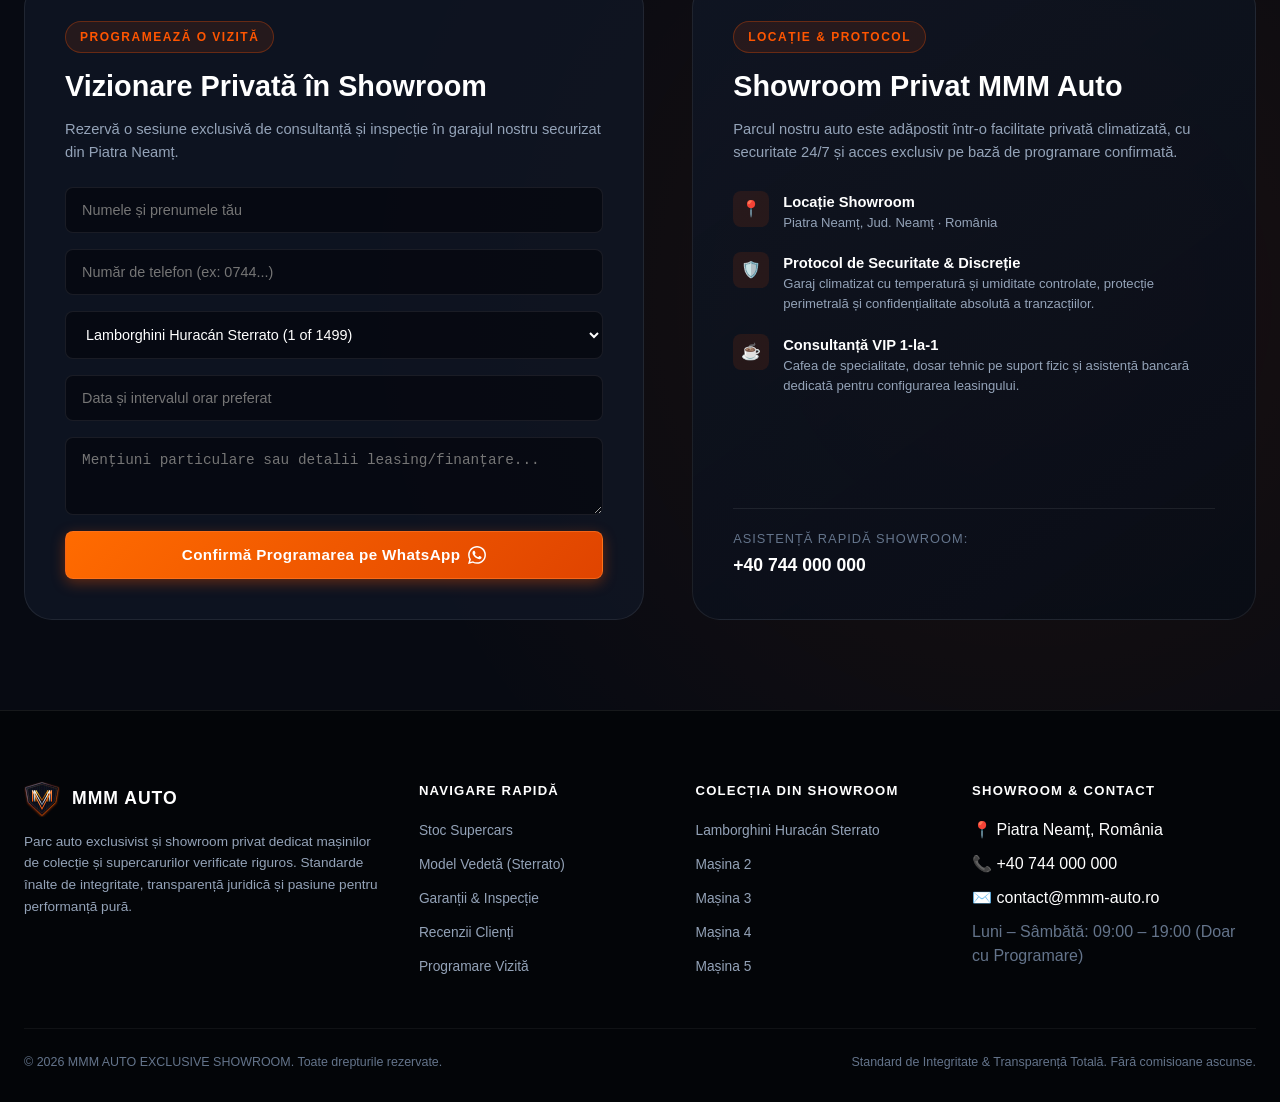
<file: test_neutral1_showroom.html>
<!DOCTYPE html>
<html lang="ro">
<head>
  <meta charset="UTF-8">
  <meta name="viewport" content="width=device-width, initial-scale=1.0">
  <title>MMM Auto · Showroom Privat & Parc Auto Exclusivist | Supercars de Colecție</title>
  <meta name="description" content="MMM Auto · Parc auto exclusivist și showroom privat în Piatra Neamț. 1000+ automobile livrate, verificare riguroasă în 150+ puncte, factură fiscală cu TVA deductibil și livrare pe platformă închisă.">
  
  <!-- Favicon -->
  <link rel="icon" type="image/svg+xml" href="favicon.svg?v=10">
  
  <!-- Open Graph -->
  <meta property="og:title" content="MMM Auto · Showroom Privat & Parc Auto Exclusivist">
  <meta property="og:description" content="Supercaruri de colecție în stoc fizic propriu. 100% transparență juridică, factură fiscală, leasing financiar parteneri bancari, fără comisioane ascunse.">
  <meta property="og:image" content="images/photo_1.jpg">
  <meta property="og:type" content="website">

  <!-- Stylesheet Dedicated for Showroom -->
  <link rel="stylesheet" href="css/showroom.css?v=3">

  <style>
  .sh-hero {
    background: url('images/hero_showroom_luxury.jpg') center 40% / cover no-repeat !important;
  }
  .sh-hero-overlay {
    background: radial-gradient(circle at 50% 35%, rgba(5, 7, 13, 0.35) 0%, rgba(5, 7, 13, 0.72) 75%, #05070d 100%),
                linear-gradient(180deg, rgba(5, 7, 13, 0.45) 0%, transparent 40%, rgba(5, 7, 13, 0.85) 85%, #05070d 100%) !important;
  }
  .sh-hero-title {
    text-shadow: 0 4px 20px rgba(0,0,0,0.95);
  }
  .sh-hero-subtitle {
    text-shadow: 0 2px 14px rgba(0,0,0,0.9);
  }
  </style>
  </head>
<body>

  <!-- Ambient Light Effects -->
  <div class="ambient-glow-top" aria-hidden="true"></div>
  <div class="ambient-glow-mid" aria-hidden="true"></div>

  <!-- ==============================================================================
       TOP NAVBAR (Smart Auto-Hide, Zero Layout Thrashing - Stânga: Brand | Dreapta: WhatsApp Verde & Programare VIP)
       ============================================================================== -->
  <header class="sh-navbar" id="shNavbar">
    <div class="container sh-nav-container">
      <a href="#hero" class="sh-brand-group" aria-label="MMM Auto Showroom Acasă">
        <img src="images/emblem_mmm_compact.svg?v=10" alt="Scut Supercar MMM Auto" class="sh-brand-emblem">
        <div class="sh-brand-text">
          <span class="sh-brand-name">MMM AUTO</span>
          <span class="sh-brand-sub">EXCLUSIVE SHOWROOM</span>
        </div>
      </a>

      <!-- Acțiuni pe un singur rând: Buton WhatsApp Verde + Buton Programare VIP -->
      <div class="sh-nav-actions">
        <!-- 1. Buton WhatsApp Verde cu Logo și Text "Contactează" -->
        <a href="https://wa.me/40744000000?text=Buna%20ziua,%20doresc%20informatii%20despre%20supercarurile%20din%20showroom-ul%20MMM%20Auto." target="_blank" rel="noopener noreferrer" class="sh-btn-whatsapp-nav" aria-label="Contactează pe WhatsApp">
          <svg width="18" height="18" viewBox="0 0 24 24" fill="currentColor"><path d="M.057 24l1.687-6.163c-1.041-1.804-1.588-3.849-1.587-5.946.003-6.556 5.338-11.891 11.893-11.891 3.181.001 6.167 1.24 8.413 3.488 2.245 2.248 3.481 5.236 3.48 8.414-.003 6.557-5.338 11.892-11.893 11.892-1.99-.001-3.951-.5-5.688-1.448l-6.305 1.654zm6.597-3.807c1.676.995 3.276 1.591 5.392 1.592 5.448 0 9.886-4.434 9.889-9.885.002-5.462-4.415-9.89-9.881-9.892-5.452 0-9.887 4.434-9.889 9.884-.001 2.225.651 3.891 1.746 5.634l-.999 3.648 3.742-.981zm11.387-5.464c-.074-.124-.272-.198-.57-.347-.297-.149-1.758-.868-2.031-.967-.272-.099-.47-.149-.669.149-.198.297-.768.967-.941 1.165-.173.198-.347.223-.644.074-.297-.149-1.255-.462-2.39-1.475-.883-.788-1.48-1.761-1.653-2.059-.173-.297-.018-.458.13-.606.134-.133.297-.347.446-.521.151-.172.2-.296.3-.495.099-.198.05-.372-.025-.521-.075-.148-.669-1.611-.916-2.206-.242-.579-.487-.501-.669-.51l-.57-.01c-.198 0-.52.074-.792.372s-1.04 1.016-1.04 2.479 1.065 2.876 1.213 3.074c.149.198 2.095 3.2 5.076 4.487.709.306 1.263.489 1.694.626.712.226 1.36.194 1.872.118.571-.085 1.758-.719 2.006-1.413.248-.695.248-1.29.173-1.414z"/></svg>
          <span>Contactează</span>
        </a>

        <!-- 2. Buton Programare VIP (pe același rând, deschide Calendarul) -->
        <button type="button" class="sh-btn-primary" id="btnOpenVipModal">
          <svg width="16" height="16" viewBox="0 0 24 24" fill="none" stroke="currentColor" stroke-width="2.5"><rect x="3" y="4" width="18" height="18" rx="2" ry="2"/><line x1="16" y1="2" x2="16" y2="6"/><line x1="8" y1="2" x2="8" y2="6"/><line x1="3" y1="10" x2="21" y2="10"/></svg>
          <span>Programare VIP</span>
        </button>
      </div>
    </div>

    <!-- Laser Progress Bar la baza navbar-ului -->
    <div class="sh-laser-progress-bar" id="shProgressBar" aria-hidden="true"></div>
  </header>

  <!-- ==============================================================================
       SECTION 1: HERO SECTION (Dark Luxury Showcase + Hero Search Autovibe Integration)
       ============================================================================== -->
  <section id="hero" class="sh-hero">
    <div class="sh-hero-overlay" aria-hidden="true"></div>

    <div class="container sh-hero-content">
      <div class="sh-eyebrow-pill">
        <span>🛡️ PARC AUTO EXCLUSIVIST · PIATRA NEAMȚ · FĂRĂ COMISIOANE ASCUNSE</span>
      </div>

      <h1 class="sh-hero-title">
        EXCELENȚĂ PURĂ.
        <span class="sh-hero-accent-orange">REDEFINEȘTE STANDARDELE.</span>
      </h1>

      <p class="sh-hero-sub">
        Supercaruri și automobile de colecție verificate riguros. Stoc fizic în showroom-ul privat din Piatra Neamț, livrare securizată pe platformă închisă și transparență 100%.
      </p>

      <!-- HERO SEARCH BOX (Inspirat din AutoVibe, cu An în loc de Caroserie) -->
      <div class="sh-hero-search-card">
        <div class="sh-search-grid">
          
          <!-- 1. Câmp Marcă -->
          <div class="sh-search-field">
            <label class="sh-search-label" for="searchMake">
              <svg width="14" height="14" viewBox="0 0 24 24" fill="none" stroke="currentColor" stroke-width="2"><path d="M19 17h2c.6 0 1-.4 1-1v-3c0-.9-.7-1.7-1.5-1.9C18.7 10.6 16 10 16 10s-1.3-1.4-2.2-2.3c-.5-.4-1.1-.7-1.8-.7H5c-.6 0-1.1.4-1.4.9l-1.4 2.9A3.7 3.7 0 0 0 2 12v4c0 .6.4 1 1 1h2"/><circle cx="7" cy="17" r="2"/><circle cx="17" cy="17" r="2"/></svg>
              <span>Marcă Colecție</span>
            </label>
            <div class="sh-search-select-wrap">
              <select id="searchMake" class="sh-search-select">
                <option value="">Toate Mărcile</option>
                <option value="Lamborghini">Lamborghini</option>
                <option value="Ferrari">Ferrari</option>
                <option value="Porsche">Porsche</option>
                <option value="McLaren">McLaren</option>
                <option value="Mercedes-AMG">Mercedes-AMG</option>
              </select>
              <span class="sh-search-arrow">▼</span>
            </div>
          </div>

          <!-- 2. Câmp An (În loc de Segment Caroserie) -->
          <div class="sh-search-field">
            <label class="sh-search-label" for="searchYear">
              <svg width="14" height="14" viewBox="0 0 24 24" fill="none" stroke="currentColor" stroke-width="2"><rect x="3" y="4" width="18" height="18" rx="2" ry="2"/><line x1="16" y1="2" x2="16" y2="6"/><line x1="8" y1="2" x2="8" y2="6"/><line x1="3" y1="10" x2="21" y2="10"/></svg>
              <span>An Fabricație</span>
            </label>
            <div class="sh-search-select-wrap">
              <select id="searchYear" class="sh-search-select">
                <option value="">Toți Anii</option>
                <option value="2024">2024</option>
                <option value="2023">2023</option>
                <option value="2022">2022</option>
                <option value="2021">2021</option>
                <option value="2020">2020+</option>
              </select>
              <span class="sh-search-arrow">▼</span>
            </div>
          </div>

          <!-- 3. Câmp Buget Maxim -->
          <div class="sh-search-field">
            <label class="sh-search-label" for="searchBudget">
              <svg width="14" height="14" viewBox="0 0 24 24" fill="none" stroke="currentColor" stroke-width="2"><path d="M12 2v20M17 5H9.5a3.5 3.5 0 0 0 0 7h5a3.5 3.5 0 0 1 0 7H6"/></svg>
              <span>Interval Buget</span>
            </label>
            <div class="sh-search-select-wrap">
              <select id="searchBudget" class="sh-search-select">
                <option value="all">Orice Buget</option>
                <option value="under-150">Sub 150.000 €</option>
                <option value="150-250">150.000 € – 250.000 €</option>
                <option value="250-350">250.000 € – 350.000 €</option>
                <option value="over-350">Peste 350.000 €</option>
              </select>
              <span class="sh-search-arrow">▼</span>
            </div>
          </div>

          <!-- 4. Buton Căutare -->
          <div class="sh-search-field" style="justify-content: flex-end;">
            <button type="button" id="btnHeroSearch" class="sh-btn-search">
              <svg width="18" height="18" viewBox="0 0 24 24" fill="none" stroke="currentColor" stroke-width="2.5"><circle cx="11" cy="11" r="8"/><line x1="21" y1="21" x2="16.65" y2="16.65"/></svg>
              <span>Caută în Stoc</span>
            </button>
          </div>

        </div>
      </div>

      <!-- Stats Counter Row (1000+ în loc de 50+) -->
      <div class="sh-stats-strip">
        <div class="sh-stat-item">
          <span class="sh-stat-val">1000+</span>
          <span class="sh-stat-sub">Automobile Livrate</span>
        </div>
        <div class="sh-stat-item">
          <span class="sh-stat-val">100%</span>
          <span class="sh-stat-sub">Istoric & KM Consemnați</span>
        </div>
        <div class="sh-stat-item">
          <span class="sh-stat-val">150+</span>
          <span class="sh-stat-sub">Puncte Verificare Tehnică</span>
        </div>
        <div class="sh-stat-item">
          <span class="sh-stat-val">0%</span>
          <span class="sh-stat-sub">Risc / TVA Deductibil</span>
        </div>
      </div>

    </div>
  </section>

  <!-- ==============================================================================
       SECTION 2: TRUST BADGES STRIP (din Imaginea 2 - VinFast)
       ============================================================================== -->
  <section class="sh-trust-strip-section" aria-label="Garanții Juridice și Tehnice MMM Auto">
    <div class="container">
      <div class="sh-trust-badges-grid">
        
        <div class="sh-trust-badge-item">
          <div class="sh-tb-icon">🛡️</div>
          <div class="sh-tb-text">
            <span class="sh-tb-title">Garanție Fabrică Activă</span>
            <span class="sh-tb-desc">Transferabilă și valabilă oficial</span>
          </div>
        </div>

        <div class="sh-trust-badge-item">
          <div class="sh-tb-icon">📑</div>
          <div class="sh-tb-text">
            <span class="sh-tb-title">TVA Deductibil Inclus</span>
            <span class="sh-tb-desc">Factură fiscală integrală pe loc</span>
          </div>
        </div>

        <div class="sh-trust-badge-item">
          <div class="sh-tb-icon">🔍</div>
          <div class="sh-tb-text">
            <span class="sh-tb-title">Verificare în 150+ Puncte</span>
            <span class="sh-tb-desc">Dosar VIN și istoric reprezentanță</span>
          </div>
        </div>

        <div class="sh-trust-badge-item">
          <div class="sh-tb-icon">🚚</div>
          <div class="sh-tb-text">
            <span class="sh-tb-title">Livrare Platformă Închisă</span>
            <span class="sh-tb-desc">Transport securizat la ușa ta</span>
          </div>
        </div>

        <div class="sh-trust-badge-item">
          <div class="sh-tb-icon">⚡</div>
          <div class="sh-tb-text">
            <span class="sh-tb-title">Leasing Financiar Rapid</span>
            <span class="sh-tb-desc">Avans de la 15%, aprobare 24h</span>
          </div>
        </div>

      </div>
    </div>
  </section>

  <!-- ==============================================================================
       SECTION 3: FEATURED MODEL SPOTLIGHT (din Imaginea 3 - Cardul Vedetă Sterrato)
       ============================================================================== -->
  <section id="featured" class="sh-featured-section">
    <div class="container">
      <div class="sh-section-header">
        <div class="sh-section-badge">PIESA CENTRALĂ A COLECȚIEI</div>
        <h2 class="sh-section-title">Modelul Vedetă din Showroom</h2>
      </div>

      <div class="sh-featured-card">
        
        <!-- Info Column -->
        <div class="sh-featured-info">
          <span class="sh-fc-badge">EDIȚIE LIMITATĂ · 1 DIN 1.499 PE GLOB</span>
          <h3 class="sh-fc-title">LAMBORGHINI HURACÁN STERRATO</h3>
          <p class="sh-fc-desc">
            Primul supercar all-terrain cu motor V10 pur aspirat din Sant'Agata Bolognese. Gardă la sol înălțată cu 44 mm, admisie forțată pe plafon (snorkel) și mod exclusiv RALLY. Exemplar impecabil cu doar 10.500 km consemnați pe factură fiscală.
          </p>

          <div class="sh-fc-specs-row">
            <div class="sh-fc-spec-box">
              <span class="sh-fc-spec-val">640 CP</span>
              <span class="sh-fc-spec-lbl">Putere V10</span>
            </div>
            <div class="sh-fc-spec-box">
              <span class="sh-fc-spec-val">3.4 s</span>
              <span class="sh-fc-spec-lbl">0-100 km/h</span>
            </div>
            <div class="sh-fc-spec-box">
              <span class="sh-fc-spec-val">+44 mm</span>
              <span class="sh-fc-spec-lbl">Gardă la Sol</span>
            </div>
          </div>

          <div class="sh-fc-price-wrap">
            <span class="sh-fc-price">268.888 €</span>
            <span class="sh-fc-price-sub">TVA Deductibil · În Stoc Showroom</span>
          </div>

          <div class="sh-fc-actions">
            <!-- Link Direct către masina.php cu textul "Prezentare Masina" -->
            <a href="masina.php" class="sh-btn-discover-car">
              <span>Prezentare Mașină</span>
              <svg width="18" height="18" viewBox="0 0 24 24" fill="none" stroke="currentColor" stroke-width="2.5"><line x1="5" y1="12" x2="19" y2="12"/><polyline points="12 5 19 12 12 19"/></svg>
            </a>
            <button type="button" class="sh-btn-secondary" onclick="document.getElementById('btnOpenVipModal').click()">
              <span>Solicită Dosar VIN</span>
            </button>
          </div>
        </div>

        <!-- Visual Column -->
        <div class="sh-featured-media">
          <img src="images/photo_1.jpg" alt="Lamborghini Huracán Sterrato MMM Auto Showroom" class="sh-featured-img">
        </div>

      </div>
    </div>
  </section>

  <!-- ==============================================================================
       SECTION 4: FLEET SHOWROOM LINEUP (Cu Nume Masina 2, Masina 3, ..., Masina 6)
       ============================================================================== -->
  <section id="stoc" class="sh-fleet-section">
    <div class="container">
      
      <div class="sh-section-header">
        <div class="sh-section-badge">COLECȚIA DISPONIBILĂ IMEDIAT</div>
        <h2 class="sh-section-title">Explorează Parcul Auto MMM Auto</h2>
      </div>

      <!-- Selector Rapid după Buget (din Imaginea 2) -->
      <div class="sh-filter-pills-bar">
        <button class="sh-filter-pill active" data-filter="all">Toate Mașinile (6)</button>
        <button class="sh-filter-pill" data-filter="under-150">Sub 150.000 €</button>
        <button class="sh-filter-pill" data-filter="150-250">150.000 € – 250.000 €</button>
        <button class="sh-filter-pill" data-filter="250-350">250.000 € – 350.000 €</button>
        <button class="sh-filter-pill" data-filter="over-350">Peste 350.000 €</button>
      </div>

      <!-- Car Cards Grid -->
      <div class="sh-fleet-grid">
        
        <!-- CARD 1: LAMBORGHINI HURACAN STERRATO (FLAGSHIP - Link către masina.php) -->
        <div class="sh-car-card" data-make="Lamborghini" data-year="2024" data-price="268888">
          <div class="sh-car-media">
            <span class="sh-car-chip-status gold">⭐ EDIȚIE LIMITATĂ 1/1499</span>
            <img src="images/photo_2.jpg" alt="Lamborghini Huracán Sterrato" class="sh-car-img">
          </div>
          <div class="sh-car-body">
            <span class="sh-car-make">LAMBORGHINI</span>
            <h4 class="sh-car-name">Huracán Sterrato V10</h4>
            <div class="sh-car-specs-grid">
              <div class="sh-spec-col">
                <span class="sh-spec-val">640 CP</span>
                <span class="sh-spec-lbl">Putere</span>
              </div>
              <div class="sh-spec-col">
                <span class="sh-spec-val">3.4 s</span>
                <span class="sh-spec-lbl">0-100</span>
              </div>
              <div class="sh-spec-col">
                <span class="sh-spec-val">10.500 km</span>
                <span class="sh-spec-lbl">Rulaj</span>
              </div>
            </div>
            <div class="sh-car-footer">
              <div class="sh-car-price-box">
                <span class="sh-car-price">268.888 €</span>
                <span class="sh-car-price-sub">TVA Deductibil</span>
              </div>
              <a href="masina.php" class="sh-btn-car-detail" style="background:var(--accent-arancio); border-color:var(--accent-arancio);">Prezentare Mașină →</a>
            </div>
          </div>
        </div>

        <!-- CARD 2: MAȘINA 2 -->
        <div class="sh-car-card" data-make="Lamborghini" data-year="2023" data-price="289000">
          <div class="sh-car-media">
            <span class="sh-car-chip-status">ÎN STOC FIZIC</span>
            <img src="images/dealer-showroom.jpg" alt="Mașina 2" class="sh-car-img">
          </div>
          <div class="sh-car-body">
            <span class="sh-car-make">SUPER-SUV</span>
            <h4 class="sh-car-name">Mașina 2</h4>
            <div class="sh-car-specs-grid">
              <div class="sh-spec-col">
                <span class="sh-spec-val">666 CP</span>
                <span class="sh-spec-lbl">Putere</span>
              </div>
              <div class="sh-spec-col">
                <span class="sh-spec-val">3.3 s</span>
                <span class="sh-spec-lbl">0-100</span>
              </div>
              <div class="sh-spec-col">
                <span class="sh-spec-val">8.200 km</span>
                <span class="sh-spec-lbl">Rulaj</span>
              </div>
            </div>
            <div class="sh-car-footer">
              <div class="sh-car-price-box">
                <span class="sh-car-price">289.000 €</span>
                <span class="sh-car-price-sub">TVA Deductibil</span>
              </div>
              <button type="button" class="sh-btn-car-detail" onclick="document.getElementById('btnOpenVipModal').click()">Solicită Detalii →</button>
            </div>
          </div>
        </div>

        <!-- CARD 3: MAȘINA 3 -->
        <div class="sh-car-card" data-make="Porsche" data-year="2024" data-price="315000">
          <div class="sh-car-media">
            <span class="sh-car-chip-status">ÎN STOC FIZIC</span>
            <img src="images/0.jpg" alt="Mașina 3" class="sh-car-img">
          </div>
          <div class="sh-car-body">
            <span class="sh-car-make">SUPERCAR</span>
            <h4 class="sh-car-name">Mașina 3</h4>
            <div class="sh-car-specs-grid">
              <div class="sh-spec-col">
                <span class="sh-spec-val">525 CP</span>
                <span class="sh-spec-lbl">Putere</span>
              </div>
              <div class="sh-spec-col">
                <span class="sh-spec-val">3.2 s</span>
                <span class="sh-spec-lbl">0-100</span>
              </div>
              <div class="sh-spec-col">
                <span class="sh-spec-val">3.400 km</span>
                <span class="sh-spec-lbl">Rulaj</span>
              </div>
            </div>
            <div class="sh-car-footer">
              <div class="sh-car-price-box">
                <span class="sh-car-price">315.000 €</span>
                <span class="sh-car-price-sub">TVA Deductibil</span>
              </div>
              <button type="button" class="sh-btn-car-detail" onclick="document.getElementById('btnOpenVipModal').click()">Solicită Detalii →</button>
            </div>
          </div>
        </div>

        <!-- CARD 4: MAȘINA 4 -->
        <div class="sh-car-card" data-make="Ferrari" data-year="2022" data-price="275000">
          <div class="sh-car-media">
            <span class="sh-car-chip-status">ÎN STOC FIZIC</span>
            <img src="images/1.jpg" alt="Mașina 4" class="sh-car-img">
          </div>
          <div class="sh-car-body">
            <span class="sh-car-make">SUPERCAR</span>
            <h4 class="sh-car-name">Mașina 4</h4>
            <div class="sh-car-specs-grid">
              <div class="sh-spec-col">
                <span class="sh-spec-val">720 CP</span>
                <span class="sh-spec-lbl">Putere</span>
              </div>
              <div class="sh-spec-col">
                <span class="sh-spec-val">2.9 s</span>
                <span class="sh-spec-lbl">0-100</span>
              </div>
              <div class="sh-spec-col">
                <span class="sh-spec-val">11.800 km</span>
                <span class="sh-spec-lbl">Rulaj</span>
              </div>
            </div>
            <div class="sh-car-footer">
              <div class="sh-car-price-box">
                <span class="sh-car-price">275.000 €</span>
                <span class="sh-car-price-sub">TVA Deductibil</span>
              </div>
              <button type="button" class="sh-btn-car-detail" onclick="document.getElementById('btnOpenVipModal').click()">Solicită Detalii →</button>
            </div>
          </div>
        </div>

        <!-- CARD 5: MAȘINA 5 -->
        <div class="sh-car-card" data-make="Mercedes-AMG" data-year="2023" data-price="298000">
          <div class="sh-car-media">
            <span class="sh-car-chip-status">ÎN STOC FIZIC</span>
            <img src="images/2.jpg" alt="Mașina 5" class="sh-car-img">
          </div>
          <div class="sh-car-body">
            <span class="sh-car-make">SUPER-SUV</span>
            <h4 class="sh-car-name">Mașina 5</h4>
            <div class="sh-car-specs-grid">
              <div class="sh-spec-col">
                <span class="sh-spec-val">850 CP</span>
                <span class="sh-spec-lbl">Putere</span>
              </div>
              <div class="sh-spec-col">
                <span class="sh-spec-val">3.6 s</span>
                <span class="sh-spec-lbl">0-100</span>
              </div>
              <div class="sh-spec-col">
                <span class="sh-spec-val">15.000 km</span>
                <span class="sh-spec-lbl">Rulaj</span>
              </div>
            </div>
            <div class="sh-car-footer">
              <div class="sh-car-price-box">
                <span class="sh-car-price">298.000 €</span>
                <span class="sh-car-price-sub">TVA Deductibil</span>
              </div>
              <button type="button" class="sh-btn-car-detail" onclick="document.getElementById('btnOpenVipModal').click()">Solicită Detalii →</button>
            </div>
          </div>
        </div>

        <!-- CARD 6: MAȘINA 6 -->
        <div class="sh-car-card" data-make="McLaren" data-year="2022" data-price="245000">
          <div class="sh-car-media">
            <span class="sh-car-chip-status">ÎN STOC FIZIC</span>
            <img src="images/3.jpg" alt="Mașina 6" class="sh-car-img">
          </div>
          <div class="sh-car-body">
            <span class="sh-car-make">SPIDER</span>
            <h4 class="sh-car-name">Mașina 6</h4>
            <div class="sh-car-specs-grid">
              <div class="sh-spec-col">
                <span class="sh-spec-val">720 CP</span>
                <span class="sh-spec-lbl">Putere</span>
              </div>
              <div class="sh-spec-col">
                <span class="sh-spec-val">2.9 s</span>
                <span class="sh-spec-lbl">0-100</span>
              </div>
              <div class="sh-spec-col">
                <span class="sh-spec-val">9.600 km</span>
                <span class="sh-spec-lbl">Rulaj</span>
              </div>
            </div>
            <div class="sh-car-footer">
              <div class="sh-car-price-box">
                <span class="sh-car-price">245.000 €</span>
                <span class="sh-car-price-sub">TVA Deductibil</span>
              </div>
              <button type="button" class="sh-btn-car-detail" onclick="document.getElementById('btnOpenVipModal').click()">Solicită Detalii →</button>
            </div>
          </div>
        </div>

      </div>

    </div>
  </section>

  <!-- ==============================================================================
       SECTION 5: TRUST ECOSYSTEM & SERVICES (Pilonii de Încredere MMM Auto)
       ============================================================================== -->
  <section id="servicii" class="sh-services-section">
    <div class="container">
      
      <div class="sh-section-header">
        <div class="sh-section-badge">STANDARDELE PARCULUI AUTO MMM AUTO</div>
        <h2 class="sh-section-title">Ecosistemul Nostru de Încredere</h2>
        <p style="color:var(--text-muted); font-size:1.02rem; max-width:820px; margin:16px auto 0; line-height:1.65;">
          Galeria exclusivistă de supercaruri și mașini de colecție din parcul auto <strong>MMM Auto</strong>. Fiecare exemplar este deținut în stoc fizic propriu, verificat riguros în 150+ puncte, cu kilometraj consemnat pe factură fiscală și garanție oficială.
        </p>
      </div>

      <div class="sh-services-grid">
        
        <div class="sh-service-card">
          <div class="sh-sc-icon-wrap">🔍</div>
          <h4 class="sh-sc-title">Inspecție Tehnică 150+ Puncte</h4>
          <p class="sh-sc-desc">Fiecare supercar trece printr-o verificare milimetrică a structurii, grosimii stratului de vopsea, stării motorului și diagnozei computerizate oficiale.</p>
        </div>

        <div class="sh-service-card">
          <div class="sh-sc-icon-wrap">📑</div>
          <h4 class="sh-sc-title">Transparență Fiscală & TVA</h4>
          <p class="sh-sc-desc">Factură fiscală cu TVA deductibil pe loc. Fără interpuși, fără scheme dubioase, cu eliberarea certificatului fiscal în aceeași zi a tranzacției.</p>
        </div>

        <div class="sh-service-card">
          <div class="sh-sc-icon-wrap">⚡</div>
          <h4 class="sh-sc-title">Finanțare & Leasing Bancar</h4>
          <p class="sh-sc-desc">Colaborare directă cu partenerii bancari de top (BT Leasing, UniCredit, Impuls). Aprobare rapidă în 24-48 ore cu avans de la 15%.</p>
        </div>

        <div class="sh-service-card">
          <div class="sh-sc-icon-wrap">🚚</div>
          <h4 class="sh-sc-title">Livrare pe Platformă Închisă</h4>
          <p class="sh-sc-desc">Transport discret și securizat pe platformă hidraulică închisă, direct la reședința sau sediul companiei tale oriunde în România sau Europa.</p>
        </div>

      </div>

    </div>
  </section>

  <!-- ==============================================================================
       SECTION 6: REVIEWS & COMMUNITY (Mărturii Verificate)
       ============================================================================== -->
  <section id="comunitate" class="sh-reviews-section">
    <div class="container">
      
      <div class="sh-section-header">
        <div class="sh-section-badge">COMUNITATEA NOASTRĂ PRIVATĂ</div>
        <h2 class="sh-section-title">Ce Spun Colecționarii & Clienții MMM Auto</h2>
      </div>

      <div class="sh-reviews-grid">
        
        <div class="sh-review-card">
          <div class="sh-rc-stars">★★★★★</div>
          <p class="sh-rc-quote">„La MMM Auto am găsit exact opusul a ceea ce te sperie la piața auto din România: transparență totală, documente impecabile și o mașină care corespunde 100% cu realitatea.”</p>
          <div class="sh-rc-author">
            <div class="sh-rc-avatar">RD</div>
            <div class="sh-rc-info">
              <span class="sh-rc-name">Radu D.</span>
              <span class="sh-rc-car">Proprietar Mașina 3 · București</span>
            </div>
          </div>
        </div>

        <div class="sh-review-card">
          <div class="sh-rc-stars">★★★★★</div>
          <p class="sh-rc-quote">„Procesul de leasing a durat sub 48 de ore, iar livrarea pe platformă închisă la Cluj a fost executată la minut. Un nivel de servicii de nivel elvețian chiar la Piatra Neamț.”</p>
          <div class="sh-rc-author">
            <div class="sh-rc-avatar">AM</div>
            <div class="sh-rc-info">
              <span class="sh-rc-name">Alexandru M.</span>
              <span class="sh-rc-car">Proprietar Mașina 2 · Cluj-Napoca</span>
            </div>
          </div>
        </div>

        <div class="sh-review-card">
          <div class="sh-rc-stars">★★★★★</div>
          <p class="sh-rc-quote">„Am achiziționat exemplare rare din toată Europa, dar seriozitatea și atenția la detalii de la MMM Auto i-au transformat în partenerul meu exclusiv pentru supercaruri.”</p>
          <div class="sh-rc-author">
            <div class="sh-rc-avatar">CT</div>
            <div class="sh-rc-info">
              <span class="sh-rc-name">Cristian T.</span>
              <span class="sh-rc-car">Colecționar Privat · Iași</span>
            </div>
          </div>
        </div>

      </div>

    </div>
  </section>

  <!-- ==============================================================================
       SECTION 7: VIP BOOKING & SHOWROOM LOCATION (din Imaginea 2 - VinFast Split)
       ============================================================================== -->
  <section id="contact" class="sh-booking-section">
    <div class="container">
      
      <div class="sh-booking-split">
        
        <!-- Form Column -->
        <div class="sh-booking-card">
          <div class="sh-section-badge">PROGRAMEAZĂ O VIZITĂ</div>
          <h3 style="font-size:1.8rem; font-weight:900; color:#fff; margin-bottom:10px;">Vizionare Privată în Showroom</h3>
          <p style="color:var(--text-muted); font-size:0.92rem;">Rezervă o sesiune exclusivă de consultanță și inspecție în garajul nostru securizat din Piatra Neamț.</p>

          <form id="bookingForm" class="sh-form-group">
            <input type="text" id="bName" class="sh-input-field" placeholder="Numele și prenumele tău" required>
            <input type="tel" id="bPhone" class="sh-input-field" placeholder="Număr de telefon (ex: 0744...)" required>
            <select id="bModel" class="sh-input-field">
              <option value="Lamborghini Huracán Sterrato">Lamborghini Huracán Sterrato (1 of 1499)</option>
              <option value="Mașina 2">Mașina 2</option>
              <option value="Mașina 3">Mașina 3</option>
              <option value="Mașina 4">Mașina 4</option>
              <option value="Mașina 5">Mașina 5</option>
              <option value="Mașina 6">Mașina 6</option>
              <option value="Alt Model / Cerere Specială">Alt Model din Stoc / Cerere Specială</option>
            </select>
            <input type="text" id="bDate" class="sh-input-field" placeholder="Data și intervalul orar preferat">
            <textarea id="bNotes" class="sh-input-field" rows="3" placeholder="Mențiuni particulare sau detalii leasing/finanțare..."></textarea>
            
            <button type="submit" class="sh-btn-primary" style="padding:14px; justify-content:center; width:100%; font-size:0.95rem;">
              <span>Confirmă Programarea pe WhatsApp</span>
              <svg width="18" height="18" viewBox="0 0 24 24" fill="currentColor"><path d="M.057 24l1.687-6.163c-1.041-1.804-1.588-3.849-1.587-5.946.003-6.556 5.338-11.891 11.893-11.891 3.181.001 6.167 1.24 8.413 3.488 2.245 2.248 3.481 5.236 3.48 8.414-.003 6.557-5.338 11.892-11.893 11.892-1.99-.001-3.951-.5-5.688-1.448l-6.305 1.654zm6.597-3.807c1.676.995 3.276 1.591 5.392 1.592 5.448 0 9.886-4.434 9.889-9.885.002-5.462-4.415-9.89-9.881-9.892-5.452 0-9.887 4.434-9.889 9.884-.001 2.225.651 3.891 1.746 5.634l-.999 3.648 3.742-.981zm11.387-5.464c-.074-.124-.272-.198-.57-.347-.297-.149-1.758-.868-2.031-.967-.272-.099-.47-.149-.669.149-.198.297-.768.967-.941 1.165-.173.198-.347.223-.644.074-.297-.149-1.255-.462-2.39-1.475-.883-.788-1.48-1.761-1.653-2.059-.173-.297-.018-.458.13-.606.134-.133.297-.347.446-.521.151-.172.2-.296.3-.495.099-.198.05-.372-.025-.521-.075-.148-.669-1.611-.916-2.206-.242-.579-.487-.501-.669-.51l-.57-.01c-.198 0-.52.074-.792.372s-1.04 1.016-1.04 2.479 1.065 2.876 1.213 3.074c.149.198 2.095 3.2 5.076 4.487.709.306 1.263.489 1.694.626.712.226 1.36.194 1.872.118.571-.085 1.758-.719 2.006-1.413.248-.695.248-1.29.173-1.414z"/></svg>
            </button>
          </form>
        </div>

        <!-- Location Info Column -->
        <div class="sh-showroom-info-card">
          <div>
            <div class="sh-section-badge">LOCAȚIE & PROTOCOL</div>
            <h3 style="font-size:1.8rem; font-weight:900; color:#fff; margin-bottom:10px;">Showroom Privat MMM Auto</h3>
            <p style="color:var(--text-muted); font-size:0.92rem;">Parcul nostru auto este adăpostit într-o facilitate privată climatizată, cu securitate 24/7 și acces exclusiv pe bază de programare confirmată.</p>

            <div class="sh-sic-items">
              <div class="sh-sic-row">
                <div class="sh-sic-icon">📍</div>
                <div>
                  <div class="sh-sic-title">Locație Showroom</div>
                  <div class="sh-sic-desc">Piatra Neamț, Jud. Neamț · România</div>
                </div>
              </div>

              <div class="sh-sic-row">
                <div class="sh-sic-icon">🛡️</div>
                <div>
                  <div class="sh-sic-title">Protocol de Securitate & Discreție</div>
                  <div class="sh-sic-desc">Garaj climatizat cu temperatură și umiditate controlate, protecție perimetrală și confidențialitate absolută a tranzacțiilor.</div>
                </div>
              </div>

              <div class="sh-sic-row">
                <div class="sh-sic-icon">☕</div>
                <div>
                  <div class="sh-sic-title">Consultanță VIP 1-la-1</div>
                  <div class="sh-sic-desc">Cafea de specialitate, dosar tehnic pe suport fizic și asistență bancară dedicată pentru configurarea leasingului.</div>
                </div>
              </div>
            </div>
          </div>

          <div style="padding-top:20px; border-top:1px solid var(--border-subtle);">
            <span style="font-size:0.8rem; color:var(--text-dim); text-transform:uppercase; letter-spacing:1px; display:block; margin-bottom:4px;">Asistență Rapidă Showroom:</span>
            <strong style="font-size:1.1rem; color:#fff;">+40 744 000 000</strong>
          </div>
        </div>

      </div>

    </div>
  </section>

  <!-- ==============================================================================
       FOOTER (Official MMM Auto)
       ============================================================================== -->
  <footer class="sh-footer">
    <div class="container">
      
      <div class="sh-footer-grid">
        
        <div class="sh-footer-brand">
          <div style="display:flex; align-items:center; gap:12px;">
            <img src="images/emblem_mmm_compact.svg?v=10" alt="MMM Auto" style="width:36px; height:36px;">
            <span style="font-size:1.1rem; font-weight:900; letter-spacing:1px; color:#fff;">MMM AUTO</span>
          </div>
          <p style="font-size:0.85rem; color:var(--text-muted); line-height:1.6;">
            Parc auto exclusivist și showroom privat dedicat mașinilor de colecție și supercarurilor verificate riguros. Standarde înalte de integritate, transparență juridică și pasiune pentru performanță pură.
          </p>
        </div>

        <div>
          <h5 class="sh-footer-title">Navigare Rapidă</h5>
          <ul class="sh-footer-links">
            <li><a href="#stoc">Stoc Supercars</a></li>
            <li><a href="#featured">Model Vedetă (Sterrato)</a></li>
            <li><a href="#servicii">Garanții & Inspecție</a></li>
            <li><a href="#comunitate">Recenzii Clienți</a></li>
            <li><a href="#contact">Programare Vizită</a></li>
          </ul>
        </div>

        <div>
          <h5 class="sh-footer-title">Colecția din Showroom</h5>
          <ul class="sh-footer-links">
            <li><a href="masina.php">Lamborghini Huracán Sterrato</a></li>
            <li><a href="#stoc">Mașina 2</a></li>
            <li><a href="#stoc">Mașina 3</a></li>
            <li><a href="#stoc">Mașina 4</a></li>
            <li><a href="#stoc">Mașina 5</a></li>
          </ul>
        </div>

        <div>
          <h5 class="sh-footer-title">Showroom & Contact</h5>
          <ul class="sh-footer-links">
            <li><span style="color:#fff;">📍 Piatra Neamț, România</span></li>
            <li><span style="color:#fff;">📞 +40 744 000 000</span></li>
            <li><span style="color:#fff;">✉️ contact@mmm-auto.ro</span></li>
            <li><span style="color:var(--text-dim);">Luni – Sâmbătă: 09:00 – 19:00 (Doar cu Programare)</span></li>
          </ul>
        </div>

      </div>

      <div class="sh-footer-bottom">
        <span>© 2026 MMM AUTO EXCLUSIVE SHOWROOM. Toate drepturile rezervate.</span>
        <span>Standard de Integritate & Transparență Totală. Fără comisioane ascunse.</span>
      </div>

    </div>
  </footer>

  <!-- ==============================================================================
       INTERACTIVE VIP CALENDAR MODAL (Alegere Dată, Oră, Nume -> Trimite pe WhatsApp)
       ============================================================================== -->
  <div id="modalVipCalendar" class="sh-modal-overlay" role="dialog" aria-modal="true" aria-labelledby="vipModalTitle">
    <div class="sh-modal-box">
      <button type="button" class="sh-modal-close-btn" id="closeVipModalBtn" aria-label="Închide modal">&times;</button>
      
      <div class="sh-section-badge" style="margin-bottom:8px;">SHOWROOM PRIVAT PIATRA NEAMȚ</div>
      <h3 class="sh-modal-title" id="vipModalTitle">Programare Vizită VIP</h3>
      <p class="sh-modal-sub">Alege data și intervalul orar dorit. Detaliile vor fi trimise direct către echipa de concierge pe WhatsApp.</p>

      <form id="vipModalForm" class="sh-modal-form">
        
        <div>
          <label style="font-size:0.75rem; font-weight:700; color:var(--text-dim); text-transform:uppercase; display:block; margin-bottom:6px;">Nume și Prenume *</label>
          <input type="text" id="vipName" class="sh-input-field" placeholder="ex: Alexandru Popescu" required>
        </div>

        <div>
          <label style="font-size:0.75rem; font-weight:700; color:var(--text-dim); text-transform:uppercase; display:block; margin-bottom:6px;">Număr de Telefon (WhatsApp) *</label>
          <input type="tel" id="vipPhone" class="sh-input-field" placeholder="ex: 0744 123 456" required>
        </div>

        <div>
          <label style="font-size:0.75rem; font-weight:700; color:var(--text-dim); text-transform:uppercase; display:block; margin-bottom:6px;">Data Vizitei *</label>
          <input type="date" id="vipDate" class="sh-input-field" required>
        </div>

        <div>
          <span class="sh-calendar-slots-label">Interval Orar Preferat *</span>
          <div class="sh-time-slots-grid">
            <button type="button" class="sh-time-slot-btn" data-time="10:00">10:00</button>
            <button type="button" class="sh-time-slot-btn active" data-time="11:30">11:30</button>
            <button type="button" class="sh-time-slot-btn" data-time="14:00">14:00</button>
            <button type="button" class="sh-time-slot-btn" data-time="15:30">15:30</button>
            <button type="button" class="sh-time-slot-btn" data-time="17:00">17:00</button>
            <button type="button" class="sh-time-slot-btn" data-time="18:30">18:30</button>
          </div>
        </div>

        <div>
          <label style="font-size:0.75rem; font-weight:700; color:var(--text-dim); text-transform:uppercase; display:block; margin-bottom:6px;">Model de Interes</label>
          <select id="vipModel" class="sh-input-field">
            <option value="Lamborghini Huracán Sterrato (1 of 1499)">Lamborghini Huracán Sterrato (1 of 1499)</option>
            <option value="Mașina 2">Mașina 2</option>
            <option value="Mașina 3">Mașina 3</option>
            <option value="Mașina 4">Mașina 4</option>
            <option value="Mașina 5">Mașina 5</option>
            <option value="Mașina 6">Mașina 6</option>
            <option value="Alt Model / Consultanță Generală">Alt Model din Stoc / Consultanță Generală</option>
          </select>
        </div>

        <div>
          <label style="font-size:0.75rem; font-weight:700; color:var(--text-dim); text-transform:uppercase; display:block; margin-bottom:6px;">Mențiuni particulare (Opțional)</label>
          <input type="text" id="vipNotes" class="sh-input-field" placeholder="ex: Solicit și calcul preliminar leasing...">
        </div>

        <button type="submit" class="sh-btn-confirm-wa">
          <svg width="20" height="20" viewBox="0 0 24 24" fill="currentColor"><path d="M.057 24l1.687-6.163c-1.041-1.804-1.588-3.849-1.587-5.946.003-6.556 5.338-11.891 11.893-11.891 3.181.001 6.167 1.24 8.413 3.488 2.245 2.248 3.481 5.236 3.48 8.414-.003 6.557-5.338 11.892-11.893 11.892-1.99-.001-3.951-.5-5.688-1.448l-6.305 1.654zm6.597-3.807c1.676.995 3.276 1.591 5.392 1.592 5.448 0 9.886-4.434 9.889-9.885.002-5.462-4.415-9.89-9.881-9.892-5.452 0-9.887 4.434-9.889 9.884-.001 2.225.651 3.891 1.746 5.634l-.999 3.648 3.742-.981zm11.387-5.464c-.074-.124-.272-.198-.57-.347-.297-.149-1.758-.868-2.031-.967-.272-.099-.47-.149-.669.149-.198.297-.768.967-.941 1.165-.173.198-.347.223-.644.074-.297-.149-1.255-.462-2.39-1.475-.883-.788-1.48-1.761-1.653-2.059-.173-.297-.018-.458.13-.606.134-.133.297-.347.446-.521.151-.172.2-.296.3-.495.099-.198.05-.372-.025-.521-.075-.148-.669-1.611-.916-2.206-.242-.579-.487-.501-.669-.51l-.57-.01c-.198 0-.52.074-.792.372s-1.04 1.016-1.04 2.479 1.065 2.876 1.213 3.074c.149.198 2.095 3.2 5.076 4.487.709.306 1.263.489 1.694.626.712.226 1.36.194 1.872.118.571-.085 1.758-.719 2.006-1.413.248-.695.248-1.29.173-1.414z"/></svg>
          <span>Confirmă și Trimite pe WhatsApp</span>
        </button>

      </form>
    </div>
  </div>

  <!-- Scroll-to-Top Button with Circular SVG Progress Ring -->
  <button id="shScrollTopBtn" class="sh-scroll-top-btn" aria-label="Înapoi sus">
    <svg class="sh-progress-ring" width="50" height="50" viewBox="0 0 50 50">
      <circle class="sh-progress-ring-track" cx="25" cy="25" r="22" fill="none" stroke-width="2"/>
      <circle id="shScrollProgressCircle" class="sh-progress-ring-circle" cx="25" cy="25" r="22" fill="none" stroke-width="2"/>
    </svg>
    <span class="sh-st-arrow">↑</span>
  </button>

  <!-- Scripts -->
  <script src="js/showroom.js?v=3"></script>
</body>
</html>
</file>
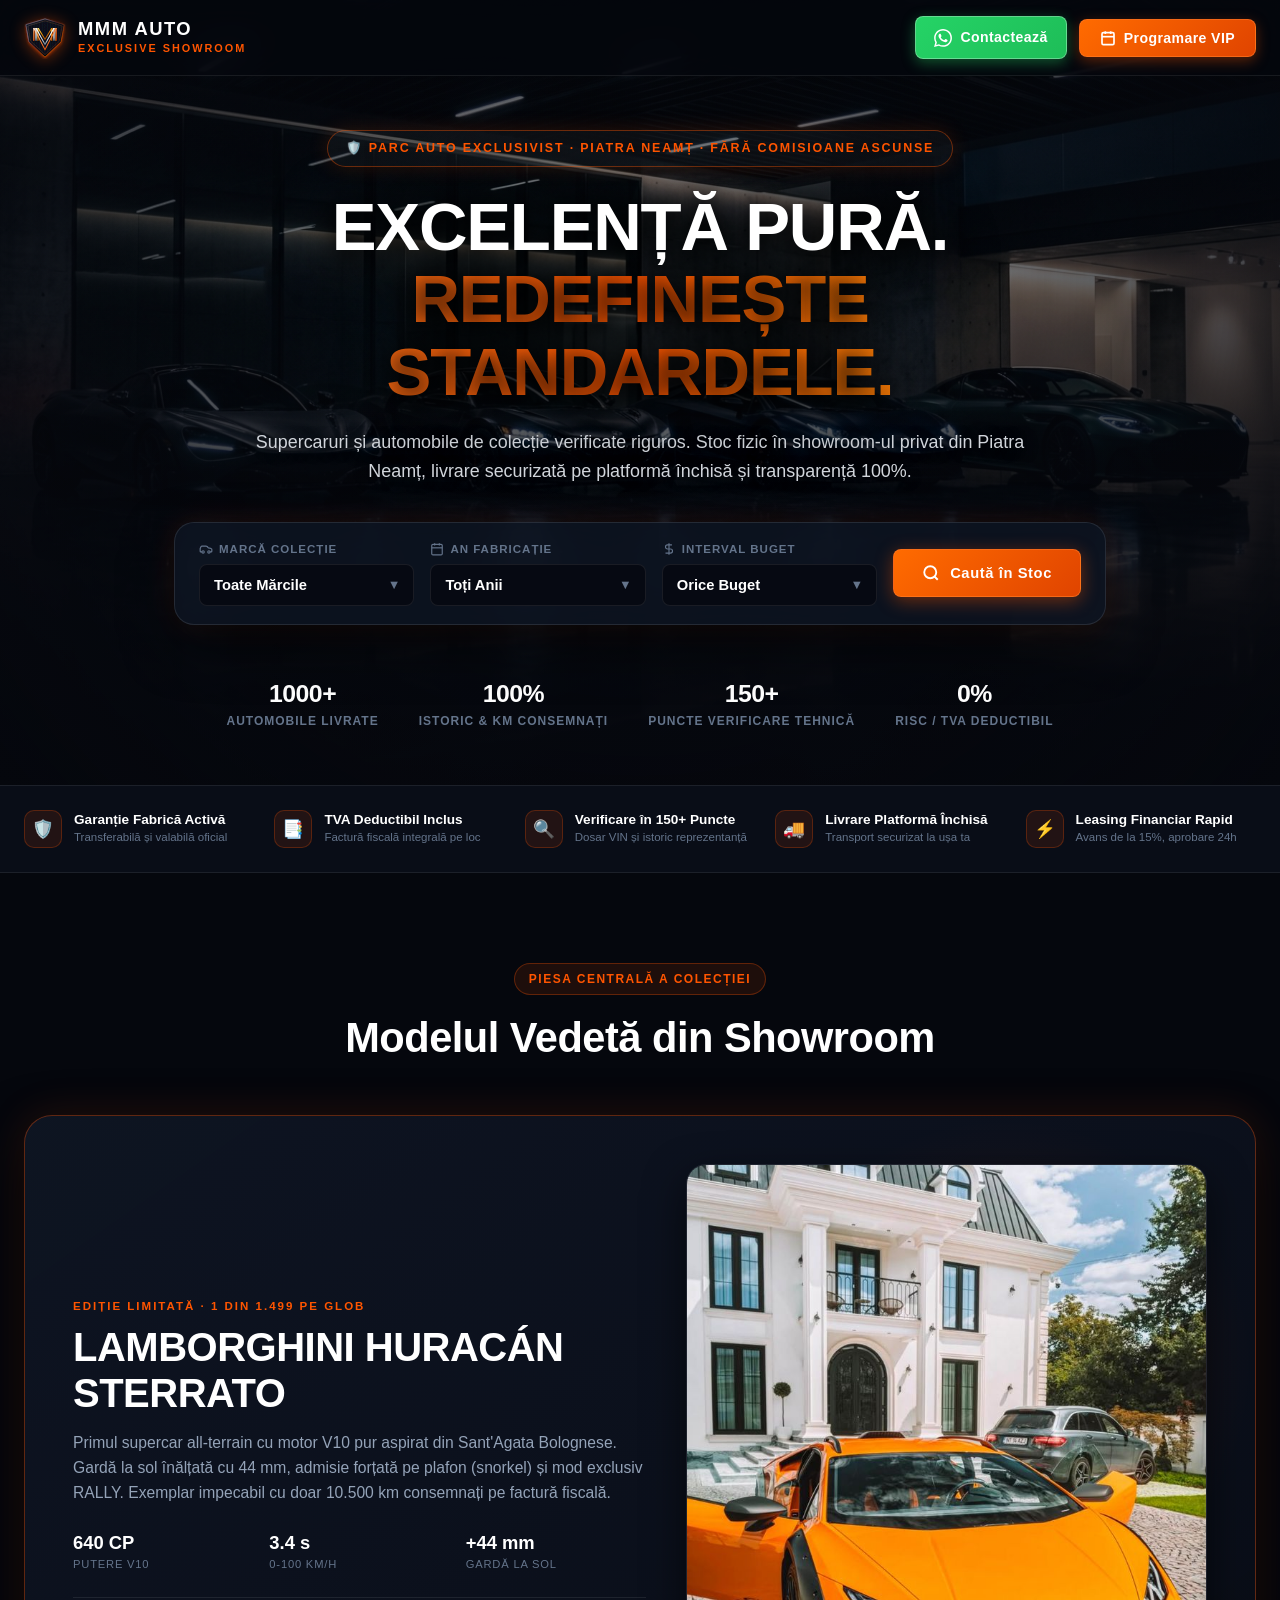
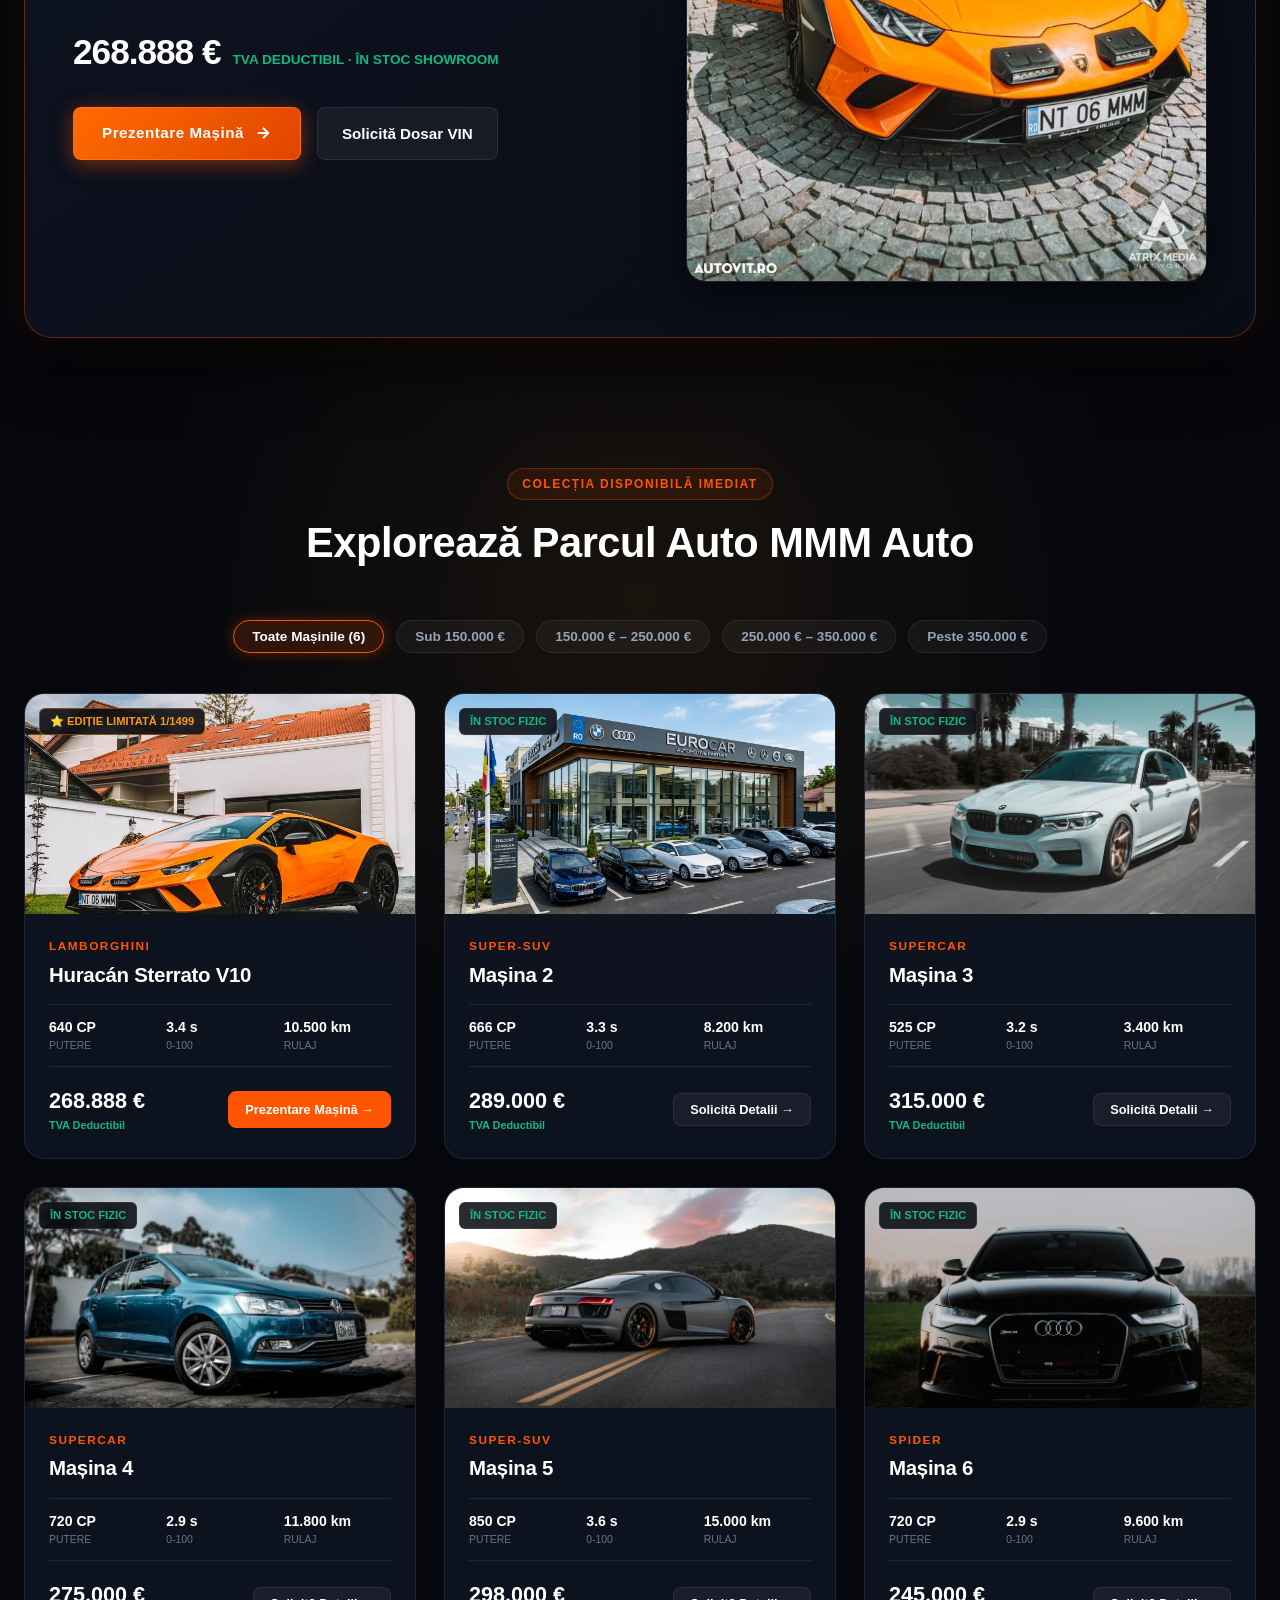
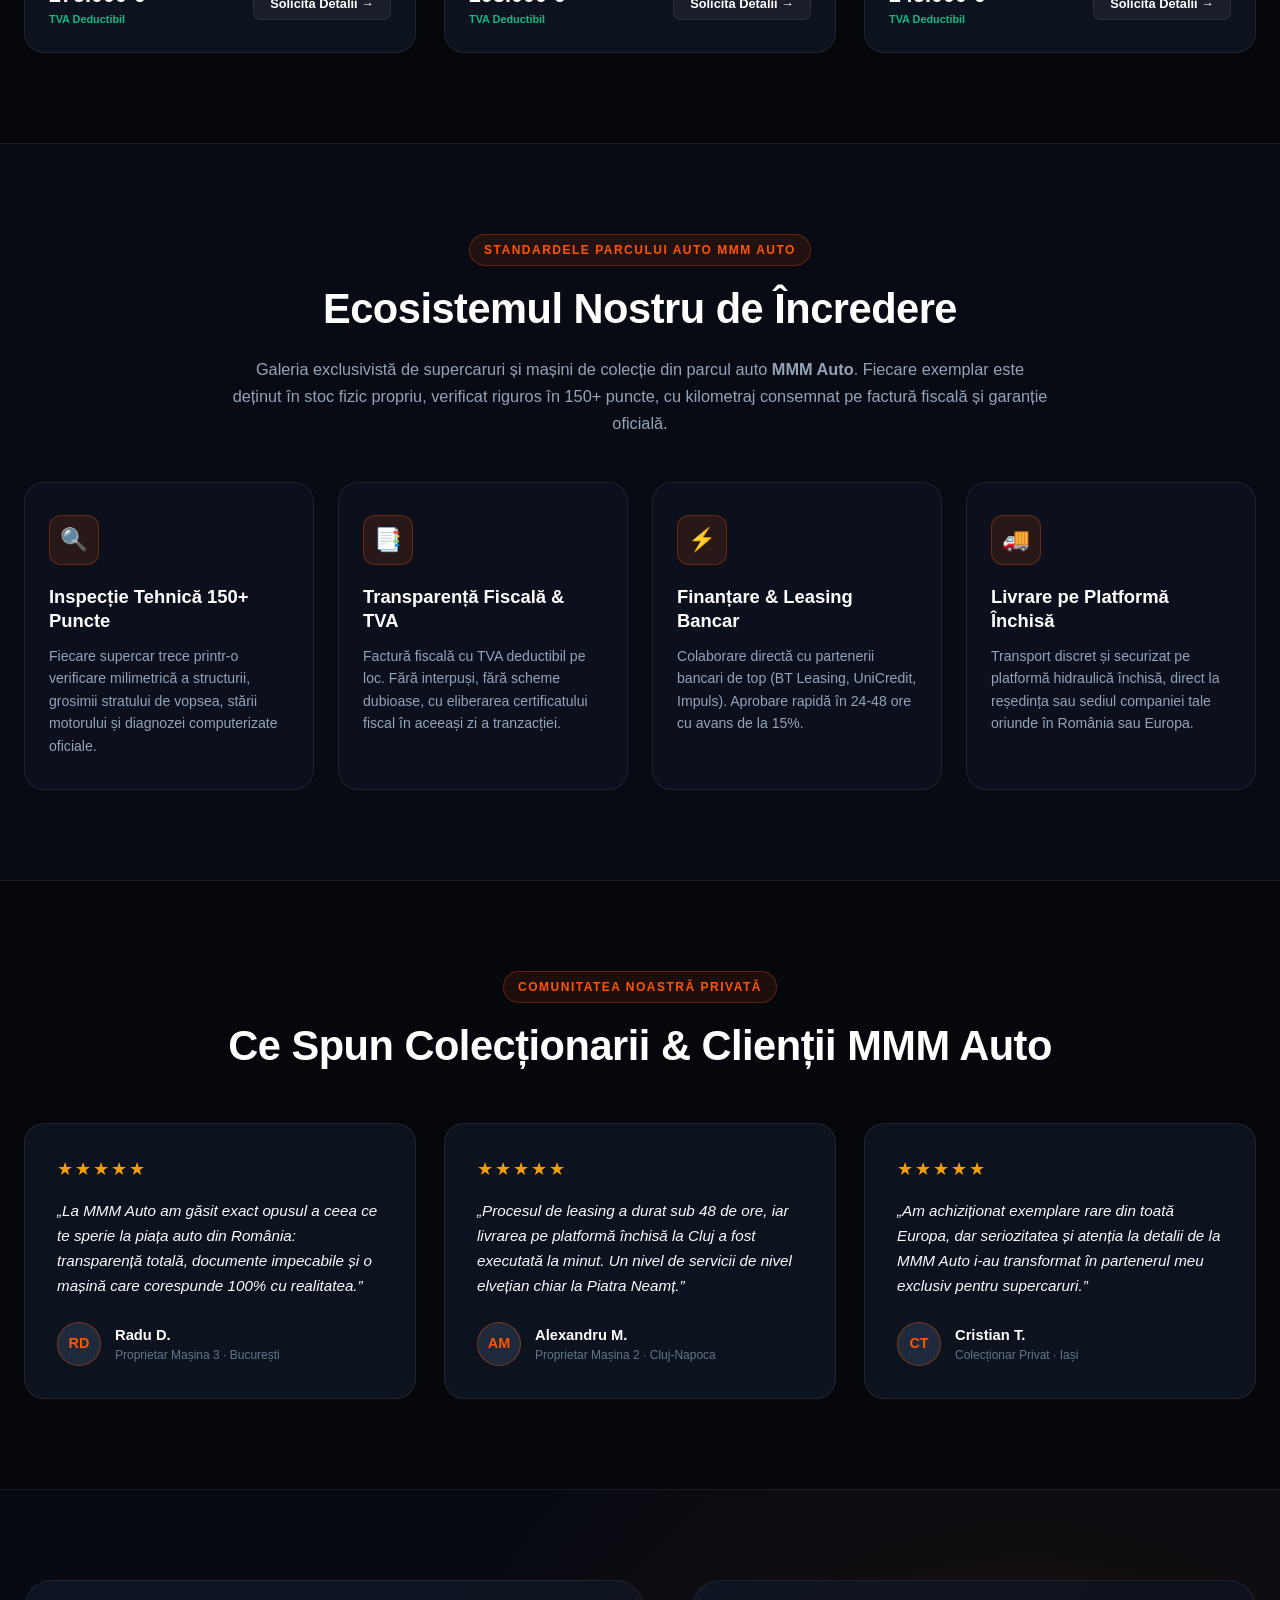
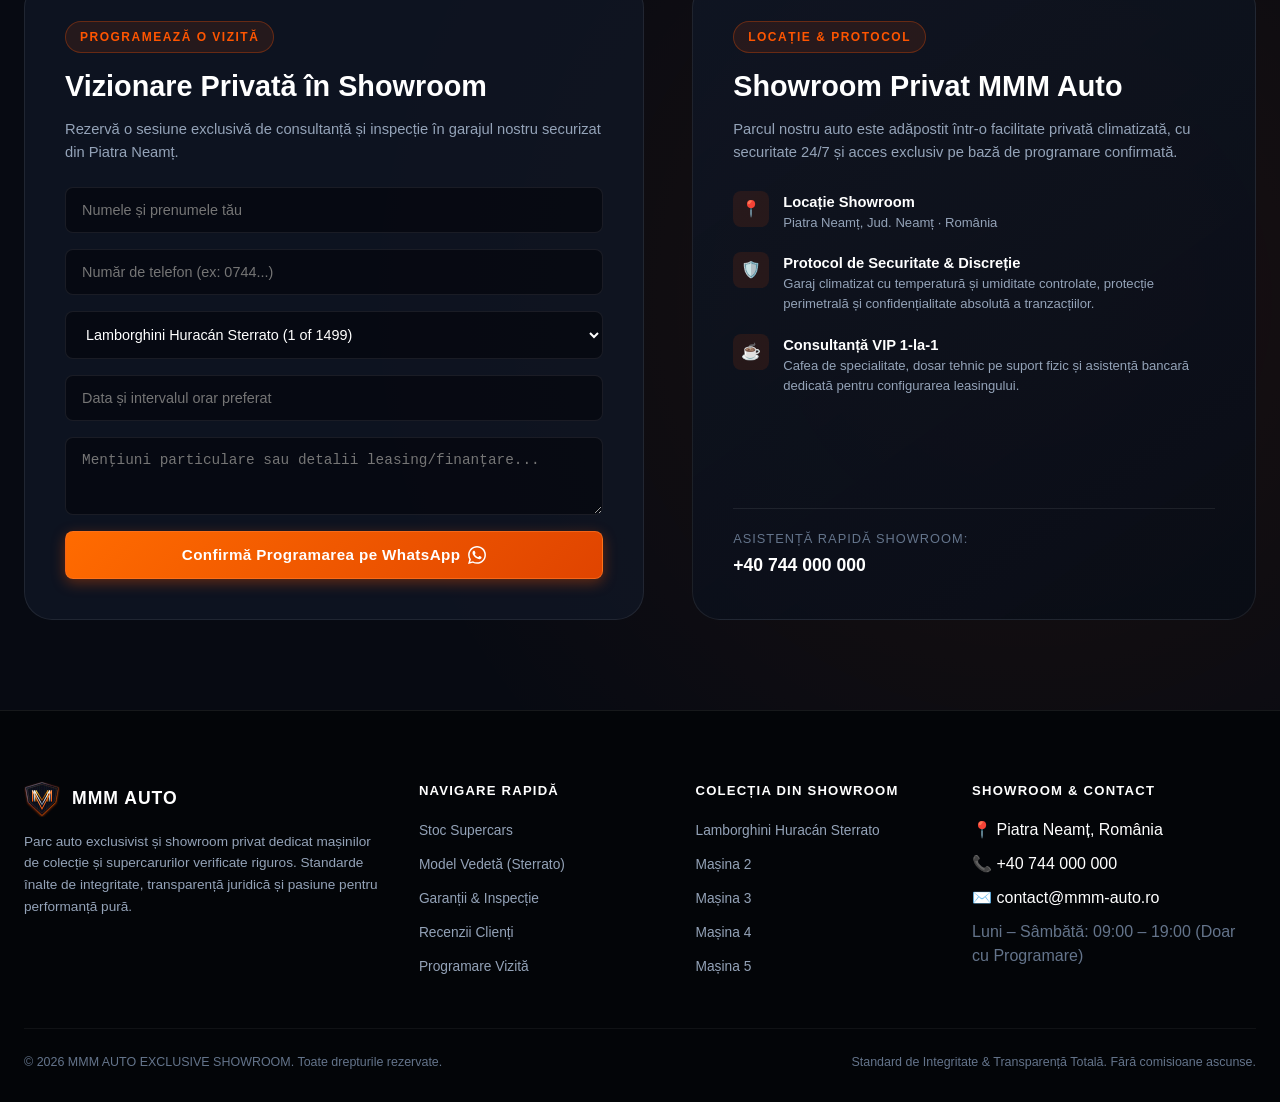
<file: test_neutral2_fleet.html>
<!DOCTYPE html>
<html lang="ro">
<head>
  <meta charset="UTF-8">
  <meta name="viewport" content="width=device-width, initial-scale=1.0">
  <title>MMM Auto · Showroom Privat & Parc Auto Exclusivist | Supercars de Colecție</title>
  <meta name="description" content="MMM Auto · Parc auto exclusivist și showroom privat în Piatra Neamț. 1000+ automobile livrate, verificare riguroasă în 150+ puncte, factură fiscală cu TVA deductibil și livrare pe platformă închisă.">
  
  <!-- Favicon -->
  <link rel="icon" type="image/svg+xml" href="favicon.svg?v=10">
  
  <!-- Open Graph -->
  <meta property="og:title" content="MMM Auto · Showroom Privat & Parc Auto Exclusivist">
  <meta property="og:description" content="Supercaruri de colecție în stoc fizic propriu. 100% transparență juridică, factură fiscală, leasing financiar parteneri bancari, fără comisioane ascunse.">
  <meta property="og:image" content="images/photo_1.jpg">
  <meta property="og:type" content="website">

  <!-- Stylesheet Dedicated for Showroom -->
  <link rel="stylesheet" href="css/showroom.css?v=3">

  <style>
  .sh-hero {
    background: url('images/hero_fleet_lineup.jpg') center 60% / cover no-repeat !important;
  }
  .sh-hero-overlay {
    background: radial-gradient(circle at 50% 35%, rgba(5, 7, 13, 0.35) 0%, rgba(5, 7, 13, 0.72) 75%, #05070d 100%),
                linear-gradient(180deg, rgba(5, 7, 13, 0.45) 0%, transparent 40%, rgba(5, 7, 13, 0.85) 85%, #05070d 100%) !important;
  }
  .sh-hero-title {
    text-shadow: 0 4px 20px rgba(0,0,0,0.95);
  }
  .sh-hero-subtitle {
    text-shadow: 0 2px 14px rgba(0,0,0,0.9);
  }
  </style>
  </head>
<body>

  <!-- Ambient Light Effects -->
  <div class="ambient-glow-top" aria-hidden="true"></div>
  <div class="ambient-glow-mid" aria-hidden="true"></div>

  <!-- ==============================================================================
       TOP NAVBAR (Smart Auto-Hide, Zero Layout Thrashing - Stânga: Brand | Dreapta: WhatsApp Verde & Programare VIP)
       ============================================================================== -->
  <header class="sh-navbar" id="shNavbar">
    <div class="container sh-nav-container">
      <a href="#hero" class="sh-brand-group" aria-label="MMM Auto Showroom Acasă">
        <img src="images/emblem_mmm_compact.svg?v=10" alt="Scut Supercar MMM Auto" class="sh-brand-emblem">
        <div class="sh-brand-text">
          <span class="sh-brand-name">MMM AUTO</span>
          <span class="sh-brand-sub">EXCLUSIVE SHOWROOM</span>
        </div>
      </a>

      <!-- Acțiuni pe un singur rând: Buton WhatsApp Verde + Buton Programare VIP -->
      <div class="sh-nav-actions">
        <!-- 1. Buton WhatsApp Verde cu Logo și Text "Contactează" -->
        <a href="https://wa.me/40744000000?text=Buna%20ziua,%20doresc%20informatii%20despre%20supercarurile%20din%20showroom-ul%20MMM%20Auto." target="_blank" rel="noopener noreferrer" class="sh-btn-whatsapp-nav" aria-label="Contactează pe WhatsApp">
          <svg width="18" height="18" viewBox="0 0 24 24" fill="currentColor"><path d="M.057 24l1.687-6.163c-1.041-1.804-1.588-3.849-1.587-5.946.003-6.556 5.338-11.891 11.893-11.891 3.181.001 6.167 1.24 8.413 3.488 2.245 2.248 3.481 5.236 3.48 8.414-.003 6.557-5.338 11.892-11.893 11.892-1.99-.001-3.951-.5-5.688-1.448l-6.305 1.654zm6.597-3.807c1.676.995 3.276 1.591 5.392 1.592 5.448 0 9.886-4.434 9.889-9.885.002-5.462-4.415-9.89-9.881-9.892-5.452 0-9.887 4.434-9.889 9.884-.001 2.225.651 3.891 1.746 5.634l-.999 3.648 3.742-.981zm11.387-5.464c-.074-.124-.272-.198-.57-.347-.297-.149-1.758-.868-2.031-.967-.272-.099-.47-.149-.669.149-.198.297-.768.967-.941 1.165-.173.198-.347.223-.644.074-.297-.149-1.255-.462-2.39-1.475-.883-.788-1.48-1.761-1.653-2.059-.173-.297-.018-.458.13-.606.134-.133.297-.347.446-.521.151-.172.2-.296.3-.495.099-.198.05-.372-.025-.521-.075-.148-.669-1.611-.916-2.206-.242-.579-.487-.501-.669-.51l-.57-.01c-.198 0-.52.074-.792.372s-1.04 1.016-1.04 2.479 1.065 2.876 1.213 3.074c.149.198 2.095 3.2 5.076 4.487.709.306 1.263.489 1.694.626.712.226 1.36.194 1.872.118.571-.085 1.758-.719 2.006-1.413.248-.695.248-1.29.173-1.414z"/></svg>
          <span>Contactează</span>
        </a>

        <!-- 2. Buton Programare VIP (pe același rând, deschide Calendarul) -->
        <button type="button" class="sh-btn-primary" id="btnOpenVipModal">
          <svg width="16" height="16" viewBox="0 0 24 24" fill="none" stroke="currentColor" stroke-width="2.5"><rect x="3" y="4" width="18" height="18" rx="2" ry="2"/><line x1="16" y1="2" x2="16" y2="6"/><line x1="8" y1="2" x2="8" y2="6"/><line x1="3" y1="10" x2="21" y2="10"/></svg>
          <span>Programare VIP</span>
        </button>
      </div>
    </div>

    <!-- Laser Progress Bar la baza navbar-ului -->
    <div class="sh-laser-progress-bar" id="shProgressBar" aria-hidden="true"></div>
  </header>

  <!-- ==============================================================================
       SECTION 1: HERO SECTION (Dark Luxury Showcase + Hero Search Autovibe Integration)
       ============================================================================== -->
  <section id="hero" class="sh-hero">
    <div class="sh-hero-overlay" aria-hidden="true"></div>

    <div class="container sh-hero-content">
      <div class="sh-eyebrow-pill">
        <span>🛡️ PARC AUTO EXCLUSIVIST · PIATRA NEAMȚ · FĂRĂ COMISIOANE ASCUNSE</span>
      </div>

      <h1 class="sh-hero-title">
        EXCELENȚĂ PURĂ.
        <span class="sh-hero-accent-orange">REDEFINEȘTE STANDARDELE.</span>
      </h1>

      <p class="sh-hero-sub">
        Supercaruri și automobile de colecție verificate riguros. Stoc fizic în showroom-ul privat din Piatra Neamț, livrare securizată pe platformă închisă și transparență 100%.
      </p>

      <!-- HERO SEARCH BOX (Inspirat din AutoVibe, cu An în loc de Caroserie) -->
      <div class="sh-hero-search-card">
        <div class="sh-search-grid">
          
          <!-- 1. Câmp Marcă -->
          <div class="sh-search-field">
            <label class="sh-search-label" for="searchMake">
              <svg width="14" height="14" viewBox="0 0 24 24" fill="none" stroke="currentColor" stroke-width="2"><path d="M19 17h2c.6 0 1-.4 1-1v-3c0-.9-.7-1.7-1.5-1.9C18.7 10.6 16 10 16 10s-1.3-1.4-2.2-2.3c-.5-.4-1.1-.7-1.8-.7H5c-.6 0-1.1.4-1.4.9l-1.4 2.9A3.7 3.7 0 0 0 2 12v4c0 .6.4 1 1 1h2"/><circle cx="7" cy="17" r="2"/><circle cx="17" cy="17" r="2"/></svg>
              <span>Marcă Colecție</span>
            </label>
            <div class="sh-search-select-wrap">
              <select id="searchMake" class="sh-search-select">
                <option value="">Toate Mărcile</option>
                <option value="Lamborghini">Lamborghini</option>
                <option value="Ferrari">Ferrari</option>
                <option value="Porsche">Porsche</option>
                <option value="McLaren">McLaren</option>
                <option value="Mercedes-AMG">Mercedes-AMG</option>
              </select>
              <span class="sh-search-arrow">▼</span>
            </div>
          </div>

          <!-- 2. Câmp An (În loc de Segment Caroserie) -->
          <div class="sh-search-field">
            <label class="sh-search-label" for="searchYear">
              <svg width="14" height="14" viewBox="0 0 24 24" fill="none" stroke="currentColor" stroke-width="2"><rect x="3" y="4" width="18" height="18" rx="2" ry="2"/><line x1="16" y1="2" x2="16" y2="6"/><line x1="8" y1="2" x2="8" y2="6"/><line x1="3" y1="10" x2="21" y2="10"/></svg>
              <span>An Fabricație</span>
            </label>
            <div class="sh-search-select-wrap">
              <select id="searchYear" class="sh-search-select">
                <option value="">Toți Anii</option>
                <option value="2024">2024</option>
                <option value="2023">2023</option>
                <option value="2022">2022</option>
                <option value="2021">2021</option>
                <option value="2020">2020+</option>
              </select>
              <span class="sh-search-arrow">▼</span>
            </div>
          </div>

          <!-- 3. Câmp Buget Maxim -->
          <div class="sh-search-field">
            <label class="sh-search-label" for="searchBudget">
              <svg width="14" height="14" viewBox="0 0 24 24" fill="none" stroke="currentColor" stroke-width="2"><path d="M12 2v20M17 5H9.5a3.5 3.5 0 0 0 0 7h5a3.5 3.5 0 0 1 0 7H6"/></svg>
              <span>Interval Buget</span>
            </label>
            <div class="sh-search-select-wrap">
              <select id="searchBudget" class="sh-search-select">
                <option value="all">Orice Buget</option>
                <option value="under-150">Sub 150.000 €</option>
                <option value="150-250">150.000 € – 250.000 €</option>
                <option value="250-350">250.000 € – 350.000 €</option>
                <option value="over-350">Peste 350.000 €</option>
              </select>
              <span class="sh-search-arrow">▼</span>
            </div>
          </div>

          <!-- 4. Buton Căutare -->
          <div class="sh-search-field" style="justify-content: flex-end;">
            <button type="button" id="btnHeroSearch" class="sh-btn-search">
              <svg width="18" height="18" viewBox="0 0 24 24" fill="none" stroke="currentColor" stroke-width="2.5"><circle cx="11" cy="11" r="8"/><line x1="21" y1="21" x2="16.65" y2="16.65"/></svg>
              <span>Caută în Stoc</span>
            </button>
          </div>

        </div>
      </div>

      <!-- Stats Counter Row (1000+ în loc de 50+) -->
      <div class="sh-stats-strip">
        <div class="sh-stat-item">
          <span class="sh-stat-val">1000+</span>
          <span class="sh-stat-sub">Automobile Livrate</span>
        </div>
        <div class="sh-stat-item">
          <span class="sh-stat-val">100%</span>
          <span class="sh-stat-sub">Istoric & KM Consemnați</span>
        </div>
        <div class="sh-stat-item">
          <span class="sh-stat-val">150+</span>
          <span class="sh-stat-sub">Puncte Verificare Tehnică</span>
        </div>
        <div class="sh-stat-item">
          <span class="sh-stat-val">0%</span>
          <span class="sh-stat-sub">Risc / TVA Deductibil</span>
        </div>
      </div>

    </div>
  </section>

  <!-- ==============================================================================
       SECTION 2: TRUST BADGES STRIP (din Imaginea 2 - VinFast)
       ============================================================================== -->
  <section class="sh-trust-strip-section" aria-label="Garanții Juridice și Tehnice MMM Auto">
    <div class="container">
      <div class="sh-trust-badges-grid">
        
        <div class="sh-trust-badge-item">
          <div class="sh-tb-icon">🛡️</div>
          <div class="sh-tb-text">
            <span class="sh-tb-title">Garanție Fabrică Activă</span>
            <span class="sh-tb-desc">Transferabilă și valabilă oficial</span>
          </div>
        </div>

        <div class="sh-trust-badge-item">
          <div class="sh-tb-icon">📑</div>
          <div class="sh-tb-text">
            <span class="sh-tb-title">TVA Deductibil Inclus</span>
            <span class="sh-tb-desc">Factură fiscală integrală pe loc</span>
          </div>
        </div>

        <div class="sh-trust-badge-item">
          <div class="sh-tb-icon">🔍</div>
          <div class="sh-tb-text">
            <span class="sh-tb-title">Verificare în 150+ Puncte</span>
            <span class="sh-tb-desc">Dosar VIN și istoric reprezentanță</span>
          </div>
        </div>

        <div class="sh-trust-badge-item">
          <div class="sh-tb-icon">🚚</div>
          <div class="sh-tb-text">
            <span class="sh-tb-title">Livrare Platformă Închisă</span>
            <span class="sh-tb-desc">Transport securizat la ușa ta</span>
          </div>
        </div>

        <div class="sh-trust-badge-item">
          <div class="sh-tb-icon">⚡</div>
          <div class="sh-tb-text">
            <span class="sh-tb-title">Leasing Financiar Rapid</span>
            <span class="sh-tb-desc">Avans de la 15%, aprobare 24h</span>
          </div>
        </div>

      </div>
    </div>
  </section>

  <!-- ==============================================================================
       SECTION 3: FEATURED MODEL SPOTLIGHT (din Imaginea 3 - Cardul Vedetă Sterrato)
       ============================================================================== -->
  <section id="featured" class="sh-featured-section">
    <div class="container">
      <div class="sh-section-header">
        <div class="sh-section-badge">PIESA CENTRALĂ A COLECȚIEI</div>
        <h2 class="sh-section-title">Modelul Vedetă din Showroom</h2>
      </div>

      <div class="sh-featured-card">
        
        <!-- Info Column -->
        <div class="sh-featured-info">
          <span class="sh-fc-badge">EDIȚIE LIMITATĂ · 1 DIN 1.499 PE GLOB</span>
          <h3 class="sh-fc-title">LAMBORGHINI HURACÁN STERRATO</h3>
          <p class="sh-fc-desc">
            Primul supercar all-terrain cu motor V10 pur aspirat din Sant'Agata Bolognese. Gardă la sol înălțată cu 44 mm, admisie forțată pe plafon (snorkel) și mod exclusiv RALLY. Exemplar impecabil cu doar 10.500 km consemnați pe factură fiscală.
          </p>

          <div class="sh-fc-specs-row">
            <div class="sh-fc-spec-box">
              <span class="sh-fc-spec-val">640 CP</span>
              <span class="sh-fc-spec-lbl">Putere V10</span>
            </div>
            <div class="sh-fc-spec-box">
              <span class="sh-fc-spec-val">3.4 s</span>
              <span class="sh-fc-spec-lbl">0-100 km/h</span>
            </div>
            <div class="sh-fc-spec-box">
              <span class="sh-fc-spec-val">+44 mm</span>
              <span class="sh-fc-spec-lbl">Gardă la Sol</span>
            </div>
          </div>

          <div class="sh-fc-price-wrap">
            <span class="sh-fc-price">268.888 €</span>
            <span class="sh-fc-price-sub">TVA Deductibil · În Stoc Showroom</span>
          </div>

          <div class="sh-fc-actions">
            <!-- Link Direct către masina.php cu textul "Prezentare Masina" -->
            <a href="masina.php" class="sh-btn-discover-car">
              <span>Prezentare Mașină</span>
              <svg width="18" height="18" viewBox="0 0 24 24" fill="none" stroke="currentColor" stroke-width="2.5"><line x1="5" y1="12" x2="19" y2="12"/><polyline points="12 5 19 12 12 19"/></svg>
            </a>
            <button type="button" class="sh-btn-secondary" onclick="document.getElementById('btnOpenVipModal').click()">
              <span>Solicită Dosar VIN</span>
            </button>
          </div>
        </div>

        <!-- Visual Column -->
        <div class="sh-featured-media">
          <img src="images/photo_1.jpg" alt="Lamborghini Huracán Sterrato MMM Auto Showroom" class="sh-featured-img">
        </div>

      </div>
    </div>
  </section>

  <!-- ==============================================================================
       SECTION 4: FLEET SHOWROOM LINEUP (Cu Nume Masina 2, Masina 3, ..., Masina 6)
       ============================================================================== -->
  <section id="stoc" class="sh-fleet-section">
    <div class="container">
      
      <div class="sh-section-header">
        <div class="sh-section-badge">COLECȚIA DISPONIBILĂ IMEDIAT</div>
        <h2 class="sh-section-title">Explorează Parcul Auto MMM Auto</h2>
      </div>

      <!-- Selector Rapid după Buget (din Imaginea 2) -->
      <div class="sh-filter-pills-bar">
        <button class="sh-filter-pill active" data-filter="all">Toate Mașinile (6)</button>
        <button class="sh-filter-pill" data-filter="under-150">Sub 150.000 €</button>
        <button class="sh-filter-pill" data-filter="150-250">150.000 € – 250.000 €</button>
        <button class="sh-filter-pill" data-filter="250-350">250.000 € – 350.000 €</button>
        <button class="sh-filter-pill" data-filter="over-350">Peste 350.000 €</button>
      </div>

      <!-- Car Cards Grid -->
      <div class="sh-fleet-grid">
        
        <!-- CARD 1: LAMBORGHINI HURACAN STERRATO (FLAGSHIP - Link către masina.php) -->
        <div class="sh-car-card" data-make="Lamborghini" data-year="2024" data-price="268888">
          <div class="sh-car-media">
            <span class="sh-car-chip-status gold">⭐ EDIȚIE LIMITATĂ 1/1499</span>
            <img src="images/photo_2.jpg" alt="Lamborghini Huracán Sterrato" class="sh-car-img">
          </div>
          <div class="sh-car-body">
            <span class="sh-car-make">LAMBORGHINI</span>
            <h4 class="sh-car-name">Huracán Sterrato V10</h4>
            <div class="sh-car-specs-grid">
              <div class="sh-spec-col">
                <span class="sh-spec-val">640 CP</span>
                <span class="sh-spec-lbl">Putere</span>
              </div>
              <div class="sh-spec-col">
                <span class="sh-spec-val">3.4 s</span>
                <span class="sh-spec-lbl">0-100</span>
              </div>
              <div class="sh-spec-col">
                <span class="sh-spec-val">10.500 km</span>
                <span class="sh-spec-lbl">Rulaj</span>
              </div>
            </div>
            <div class="sh-car-footer">
              <div class="sh-car-price-box">
                <span class="sh-car-price">268.888 €</span>
                <span class="sh-car-price-sub">TVA Deductibil</span>
              </div>
              <a href="masina.php" class="sh-btn-car-detail" style="background:var(--accent-arancio); border-color:var(--accent-arancio);">Prezentare Mașină →</a>
            </div>
          </div>
        </div>

        <!-- CARD 2: MAȘINA 2 -->
        <div class="sh-car-card" data-make="Lamborghini" data-year="2023" data-price="289000">
          <div class="sh-car-media">
            <span class="sh-car-chip-status">ÎN STOC FIZIC</span>
            <img src="images/dealer-showroom.jpg" alt="Mașina 2" class="sh-car-img">
          </div>
          <div class="sh-car-body">
            <span class="sh-car-make">SUPER-SUV</span>
            <h4 class="sh-car-name">Mașina 2</h4>
            <div class="sh-car-specs-grid">
              <div class="sh-spec-col">
                <span class="sh-spec-val">666 CP</span>
                <span class="sh-spec-lbl">Putere</span>
              </div>
              <div class="sh-spec-col">
                <span class="sh-spec-val">3.3 s</span>
                <span class="sh-spec-lbl">0-100</span>
              </div>
              <div class="sh-spec-col">
                <span class="sh-spec-val">8.200 km</span>
                <span class="sh-spec-lbl">Rulaj</span>
              </div>
            </div>
            <div class="sh-car-footer">
              <div class="sh-car-price-box">
                <span class="sh-car-price">289.000 €</span>
                <span class="sh-car-price-sub">TVA Deductibil</span>
              </div>
              <button type="button" class="sh-btn-car-detail" onclick="document.getElementById('btnOpenVipModal').click()">Solicită Detalii →</button>
            </div>
          </div>
        </div>

        <!-- CARD 3: MAȘINA 3 -->
        <div class="sh-car-card" data-make="Porsche" data-year="2024" data-price="315000">
          <div class="sh-car-media">
            <span class="sh-car-chip-status">ÎN STOC FIZIC</span>
            <img src="images/0.jpg" alt="Mașina 3" class="sh-car-img">
          </div>
          <div class="sh-car-body">
            <span class="sh-car-make">SUPERCAR</span>
            <h4 class="sh-car-name">Mașina 3</h4>
            <div class="sh-car-specs-grid">
              <div class="sh-spec-col">
                <span class="sh-spec-val">525 CP</span>
                <span class="sh-spec-lbl">Putere</span>
              </div>
              <div class="sh-spec-col">
                <span class="sh-spec-val">3.2 s</span>
                <span class="sh-spec-lbl">0-100</span>
              </div>
              <div class="sh-spec-col">
                <span class="sh-spec-val">3.400 km</span>
                <span class="sh-spec-lbl">Rulaj</span>
              </div>
            </div>
            <div class="sh-car-footer">
              <div class="sh-car-price-box">
                <span class="sh-car-price">315.000 €</span>
                <span class="sh-car-price-sub">TVA Deductibil</span>
              </div>
              <button type="button" class="sh-btn-car-detail" onclick="document.getElementById('btnOpenVipModal').click()">Solicită Detalii →</button>
            </div>
          </div>
        </div>

        <!-- CARD 4: MAȘINA 4 -->
        <div class="sh-car-card" data-make="Ferrari" data-year="2022" data-price="275000">
          <div class="sh-car-media">
            <span class="sh-car-chip-status">ÎN STOC FIZIC</span>
            <img src="images/1.jpg" alt="Mașina 4" class="sh-car-img">
          </div>
          <div class="sh-car-body">
            <span class="sh-car-make">SUPERCAR</span>
            <h4 class="sh-car-name">Mașina 4</h4>
            <div class="sh-car-specs-grid">
              <div class="sh-spec-col">
                <span class="sh-spec-val">720 CP</span>
                <span class="sh-spec-lbl">Putere</span>
              </div>
              <div class="sh-spec-col">
                <span class="sh-spec-val">2.9 s</span>
                <span class="sh-spec-lbl">0-100</span>
              </div>
              <div class="sh-spec-col">
                <span class="sh-spec-val">11.800 km</span>
                <span class="sh-spec-lbl">Rulaj</span>
              </div>
            </div>
            <div class="sh-car-footer">
              <div class="sh-car-price-box">
                <span class="sh-car-price">275.000 €</span>
                <span class="sh-car-price-sub">TVA Deductibil</span>
              </div>
              <button type="button" class="sh-btn-car-detail" onclick="document.getElementById('btnOpenVipModal').click()">Solicită Detalii →</button>
            </div>
          </div>
        </div>

        <!-- CARD 5: MAȘINA 5 -->
        <div class="sh-car-card" data-make="Mercedes-AMG" data-year="2023" data-price="298000">
          <div class="sh-car-media">
            <span class="sh-car-chip-status">ÎN STOC FIZIC</span>
            <img src="images/2.jpg" alt="Mașina 5" class="sh-car-img">
          </div>
          <div class="sh-car-body">
            <span class="sh-car-make">SUPER-SUV</span>
            <h4 class="sh-car-name">Mașina 5</h4>
            <div class="sh-car-specs-grid">
              <div class="sh-spec-col">
                <span class="sh-spec-val">850 CP</span>
                <span class="sh-spec-lbl">Putere</span>
              </div>
              <div class="sh-spec-col">
                <span class="sh-spec-val">3.6 s</span>
                <span class="sh-spec-lbl">0-100</span>
              </div>
              <div class="sh-spec-col">
                <span class="sh-spec-val">15.000 km</span>
                <span class="sh-spec-lbl">Rulaj</span>
              </div>
            </div>
            <div class="sh-car-footer">
              <div class="sh-car-price-box">
                <span class="sh-car-price">298.000 €</span>
                <span class="sh-car-price-sub">TVA Deductibil</span>
              </div>
              <button type="button" class="sh-btn-car-detail" onclick="document.getElementById('btnOpenVipModal').click()">Solicită Detalii →</button>
            </div>
          </div>
        </div>

        <!-- CARD 6: MAȘINA 6 -->
        <div class="sh-car-card" data-make="McLaren" data-year="2022" data-price="245000">
          <div class="sh-car-media">
            <span class="sh-car-chip-status">ÎN STOC FIZIC</span>
            <img src="images/3.jpg" alt="Mașina 6" class="sh-car-img">
          </div>
          <div class="sh-car-body">
            <span class="sh-car-make">SPIDER</span>
            <h4 class="sh-car-name">Mașina 6</h4>
            <div class="sh-car-specs-grid">
              <div class="sh-spec-col">
                <span class="sh-spec-val">720 CP</span>
                <span class="sh-spec-lbl">Putere</span>
              </div>
              <div class="sh-spec-col">
                <span class="sh-spec-val">2.9 s</span>
                <span class="sh-spec-lbl">0-100</span>
              </div>
              <div class="sh-spec-col">
                <span class="sh-spec-val">9.600 km</span>
                <span class="sh-spec-lbl">Rulaj</span>
              </div>
            </div>
            <div class="sh-car-footer">
              <div class="sh-car-price-box">
                <span class="sh-car-price">245.000 €</span>
                <span class="sh-car-price-sub">TVA Deductibil</span>
              </div>
              <button type="button" class="sh-btn-car-detail" onclick="document.getElementById('btnOpenVipModal').click()">Solicită Detalii →</button>
            </div>
          </div>
        </div>

      </div>

    </div>
  </section>

  <!-- ==============================================================================
       SECTION 5: TRUST ECOSYSTEM & SERVICES (Pilonii de Încredere MMM Auto)
       ============================================================================== -->
  <section id="servicii" class="sh-services-section">
    <div class="container">
      
      <div class="sh-section-header">
        <div class="sh-section-badge">STANDARDELE PARCULUI AUTO MMM AUTO</div>
        <h2 class="sh-section-title">Ecosistemul Nostru de Încredere</h2>
        <p style="color:var(--text-muted); font-size:1.02rem; max-width:820px; margin:16px auto 0; line-height:1.65;">
          Galeria exclusivistă de supercaruri și mașini de colecție din parcul auto <strong>MMM Auto</strong>. Fiecare exemplar este deținut în stoc fizic propriu, verificat riguros în 150+ puncte, cu kilometraj consemnat pe factură fiscală și garanție oficială.
        </p>
      </div>

      <div class="sh-services-grid">
        
        <div class="sh-service-card">
          <div class="sh-sc-icon-wrap">🔍</div>
          <h4 class="sh-sc-title">Inspecție Tehnică 150+ Puncte</h4>
          <p class="sh-sc-desc">Fiecare supercar trece printr-o verificare milimetrică a structurii, grosimii stratului de vopsea, stării motorului și diagnozei computerizate oficiale.</p>
        </div>

        <div class="sh-service-card">
          <div class="sh-sc-icon-wrap">📑</div>
          <h4 class="sh-sc-title">Transparență Fiscală & TVA</h4>
          <p class="sh-sc-desc">Factură fiscală cu TVA deductibil pe loc. Fără interpuși, fără scheme dubioase, cu eliberarea certificatului fiscal în aceeași zi a tranzacției.</p>
        </div>

        <div class="sh-service-card">
          <div class="sh-sc-icon-wrap">⚡</div>
          <h4 class="sh-sc-title">Finanțare & Leasing Bancar</h4>
          <p class="sh-sc-desc">Colaborare directă cu partenerii bancari de top (BT Leasing, UniCredit, Impuls). Aprobare rapidă în 24-48 ore cu avans de la 15%.</p>
        </div>

        <div class="sh-service-card">
          <div class="sh-sc-icon-wrap">🚚</div>
          <h4 class="sh-sc-title">Livrare pe Platformă Închisă</h4>
          <p class="sh-sc-desc">Transport discret și securizat pe platformă hidraulică închisă, direct la reședința sau sediul companiei tale oriunde în România sau Europa.</p>
        </div>

      </div>

    </div>
  </section>

  <!-- ==============================================================================
       SECTION 6: REVIEWS & COMMUNITY (Mărturii Verificate)
       ============================================================================== -->
  <section id="comunitate" class="sh-reviews-section">
    <div class="container">
      
      <div class="sh-section-header">
        <div class="sh-section-badge">COMUNITATEA NOASTRĂ PRIVATĂ</div>
        <h2 class="sh-section-title">Ce Spun Colecționarii & Clienții MMM Auto</h2>
      </div>

      <div class="sh-reviews-grid">
        
        <div class="sh-review-card">
          <div class="sh-rc-stars">★★★★★</div>
          <p class="sh-rc-quote">„La MMM Auto am găsit exact opusul a ceea ce te sperie la piața auto din România: transparență totală, documente impecabile și o mașină care corespunde 100% cu realitatea.”</p>
          <div class="sh-rc-author">
            <div class="sh-rc-avatar">RD</div>
            <div class="sh-rc-info">
              <span class="sh-rc-name">Radu D.</span>
              <span class="sh-rc-car">Proprietar Mașina 3 · București</span>
            </div>
          </div>
        </div>

        <div class="sh-review-card">
          <div class="sh-rc-stars">★★★★★</div>
          <p class="sh-rc-quote">„Procesul de leasing a durat sub 48 de ore, iar livrarea pe platformă închisă la Cluj a fost executată la minut. Un nivel de servicii de nivel elvețian chiar la Piatra Neamț.”</p>
          <div class="sh-rc-author">
            <div class="sh-rc-avatar">AM</div>
            <div class="sh-rc-info">
              <span class="sh-rc-name">Alexandru M.</span>
              <span class="sh-rc-car">Proprietar Mașina 2 · Cluj-Napoca</span>
            </div>
          </div>
        </div>

        <div class="sh-review-card">
          <div class="sh-rc-stars">★★★★★</div>
          <p class="sh-rc-quote">„Am achiziționat exemplare rare din toată Europa, dar seriozitatea și atenția la detalii de la MMM Auto i-au transformat în partenerul meu exclusiv pentru supercaruri.”</p>
          <div class="sh-rc-author">
            <div class="sh-rc-avatar">CT</div>
            <div class="sh-rc-info">
              <span class="sh-rc-name">Cristian T.</span>
              <span class="sh-rc-car">Colecționar Privat · Iași</span>
            </div>
          </div>
        </div>

      </div>

    </div>
  </section>

  <!-- ==============================================================================
       SECTION 7: VIP BOOKING & SHOWROOM LOCATION (din Imaginea 2 - VinFast Split)
       ============================================================================== -->
  <section id="contact" class="sh-booking-section">
    <div class="container">
      
      <div class="sh-booking-split">
        
        <!-- Form Column -->
        <div class="sh-booking-card">
          <div class="sh-section-badge">PROGRAMEAZĂ O VIZITĂ</div>
          <h3 style="font-size:1.8rem; font-weight:900; color:#fff; margin-bottom:10px;">Vizionare Privată în Showroom</h3>
          <p style="color:var(--text-muted); font-size:0.92rem;">Rezervă o sesiune exclusivă de consultanță și inspecție în garajul nostru securizat din Piatra Neamț.</p>

          <form id="bookingForm" class="sh-form-group">
            <input type="text" id="bName" class="sh-input-field" placeholder="Numele și prenumele tău" required>
            <input type="tel" id="bPhone" class="sh-input-field" placeholder="Număr de telefon (ex: 0744...)" required>
            <select id="bModel" class="sh-input-field">
              <option value="Lamborghini Huracán Sterrato">Lamborghini Huracán Sterrato (1 of 1499)</option>
              <option value="Mașina 2">Mașina 2</option>
              <option value="Mașina 3">Mașina 3</option>
              <option value="Mașina 4">Mașina 4</option>
              <option value="Mașina 5">Mașina 5</option>
              <option value="Mașina 6">Mașina 6</option>
              <option value="Alt Model / Cerere Specială">Alt Model din Stoc / Cerere Specială</option>
            </select>
            <input type="text" id="bDate" class="sh-input-field" placeholder="Data și intervalul orar preferat">
            <textarea id="bNotes" class="sh-input-field" rows="3" placeholder="Mențiuni particulare sau detalii leasing/finanțare..."></textarea>
            
            <button type="submit" class="sh-btn-primary" style="padding:14px; justify-content:center; width:100%; font-size:0.95rem;">
              <span>Confirmă Programarea pe WhatsApp</span>
              <svg width="18" height="18" viewBox="0 0 24 24" fill="currentColor"><path d="M.057 24l1.687-6.163c-1.041-1.804-1.588-3.849-1.587-5.946.003-6.556 5.338-11.891 11.893-11.891 3.181.001 6.167 1.24 8.413 3.488 2.245 2.248 3.481 5.236 3.48 8.414-.003 6.557-5.338 11.892-11.893 11.892-1.99-.001-3.951-.5-5.688-1.448l-6.305 1.654zm6.597-3.807c1.676.995 3.276 1.591 5.392 1.592 5.448 0 9.886-4.434 9.889-9.885.002-5.462-4.415-9.89-9.881-9.892-5.452 0-9.887 4.434-9.889 9.884-.001 2.225.651 3.891 1.746 5.634l-.999 3.648 3.742-.981zm11.387-5.464c-.074-.124-.272-.198-.57-.347-.297-.149-1.758-.868-2.031-.967-.272-.099-.47-.149-.669.149-.198.297-.768.967-.941 1.165-.173.198-.347.223-.644.074-.297-.149-1.255-.462-2.39-1.475-.883-.788-1.48-1.761-1.653-2.059-.173-.297-.018-.458.13-.606.134-.133.297-.347.446-.521.151-.172.2-.296.3-.495.099-.198.05-.372-.025-.521-.075-.148-.669-1.611-.916-2.206-.242-.579-.487-.501-.669-.51l-.57-.01c-.198 0-.52.074-.792.372s-1.04 1.016-1.04 2.479 1.065 2.876 1.213 3.074c.149.198 2.095 3.2 5.076 4.487.709.306 1.263.489 1.694.626.712.226 1.36.194 1.872.118.571-.085 1.758-.719 2.006-1.413.248-.695.248-1.29.173-1.414z"/></svg>
            </button>
          </form>
        </div>

        <!-- Location Info Column -->
        <div class="sh-showroom-info-card">
          <div>
            <div class="sh-section-badge">LOCAȚIE & PROTOCOL</div>
            <h3 style="font-size:1.8rem; font-weight:900; color:#fff; margin-bottom:10px;">Showroom Privat MMM Auto</h3>
            <p style="color:var(--text-muted); font-size:0.92rem;">Parcul nostru auto este adăpostit într-o facilitate privată climatizată, cu securitate 24/7 și acces exclusiv pe bază de programare confirmată.</p>

            <div class="sh-sic-items">
              <div class="sh-sic-row">
                <div class="sh-sic-icon">📍</div>
                <div>
                  <div class="sh-sic-title">Locație Showroom</div>
                  <div class="sh-sic-desc">Piatra Neamț, Jud. Neamț · România</div>
                </div>
              </div>

              <div class="sh-sic-row">
                <div class="sh-sic-icon">🛡️</div>
                <div>
                  <div class="sh-sic-title">Protocol de Securitate & Discreție</div>
                  <div class="sh-sic-desc">Garaj climatizat cu temperatură și umiditate controlate, protecție perimetrală și confidențialitate absolută a tranzacțiilor.</div>
                </div>
              </div>

              <div class="sh-sic-row">
                <div class="sh-sic-icon">☕</div>
                <div>
                  <div class="sh-sic-title">Consultanță VIP 1-la-1</div>
                  <div class="sh-sic-desc">Cafea de specialitate, dosar tehnic pe suport fizic și asistență bancară dedicată pentru configurarea leasingului.</div>
                </div>
              </div>
            </div>
          </div>

          <div style="padding-top:20px; border-top:1px solid var(--border-subtle);">
            <span style="font-size:0.8rem; color:var(--text-dim); text-transform:uppercase; letter-spacing:1px; display:block; margin-bottom:4px;">Asistență Rapidă Showroom:</span>
            <strong style="font-size:1.1rem; color:#fff;">+40 744 000 000</strong>
          </div>
        </div>

      </div>

    </div>
  </section>

  <!-- ==============================================================================
       FOOTER (Official MMM Auto)
       ============================================================================== -->
  <footer class="sh-footer">
    <div class="container">
      
      <div class="sh-footer-grid">
        
        <div class="sh-footer-brand">
          <div style="display:flex; align-items:center; gap:12px;">
            <img src="images/emblem_mmm_compact.svg?v=10" alt="MMM Auto" style="width:36px; height:36px;">
            <span style="font-size:1.1rem; font-weight:900; letter-spacing:1px; color:#fff;">MMM AUTO</span>
          </div>
          <p style="font-size:0.85rem; color:var(--text-muted); line-height:1.6;">
            Parc auto exclusivist și showroom privat dedicat mașinilor de colecție și supercarurilor verificate riguros. Standarde înalte de integritate, transparență juridică și pasiune pentru performanță pură.
          </p>
        </div>

        <div>
          <h5 class="sh-footer-title">Navigare Rapidă</h5>
          <ul class="sh-footer-links">
            <li><a href="#stoc">Stoc Supercars</a></li>
            <li><a href="#featured">Model Vedetă (Sterrato)</a></li>
            <li><a href="#servicii">Garanții & Inspecție</a></li>
            <li><a href="#comunitate">Recenzii Clienți</a></li>
            <li><a href="#contact">Programare Vizită</a></li>
          </ul>
        </div>

        <div>
          <h5 class="sh-footer-title">Colecția din Showroom</h5>
          <ul class="sh-footer-links">
            <li><a href="masina.php">Lamborghini Huracán Sterrato</a></li>
            <li><a href="#stoc">Mașina 2</a></li>
            <li><a href="#stoc">Mașina 3</a></li>
            <li><a href="#stoc">Mașina 4</a></li>
            <li><a href="#stoc">Mașina 5</a></li>
          </ul>
        </div>

        <div>
          <h5 class="sh-footer-title">Showroom & Contact</h5>
          <ul class="sh-footer-links">
            <li><span style="color:#fff;">📍 Piatra Neamț, România</span></li>
            <li><span style="color:#fff;">📞 +40 744 000 000</span></li>
            <li><span style="color:#fff;">✉️ contact@mmm-auto.ro</span></li>
            <li><span style="color:var(--text-dim);">Luni – Sâmbătă: 09:00 – 19:00 (Doar cu Programare)</span></li>
          </ul>
        </div>

      </div>

      <div class="sh-footer-bottom">
        <span>© 2026 MMM AUTO EXCLUSIVE SHOWROOM. Toate drepturile rezervate.</span>
        <span>Standard de Integritate & Transparență Totală. Fără comisioane ascunse.</span>
      </div>

    </div>
  </footer>

  <!-- ==============================================================================
       INTERACTIVE VIP CALENDAR MODAL (Alegere Dată, Oră, Nume -> Trimite pe WhatsApp)
       ============================================================================== -->
  <div id="modalVipCalendar" class="sh-modal-overlay" role="dialog" aria-modal="true" aria-labelledby="vipModalTitle">
    <div class="sh-modal-box">
      <button type="button" class="sh-modal-close-btn" id="closeVipModalBtn" aria-label="Închide modal">&times;</button>
      
      <div class="sh-section-badge" style="margin-bottom:8px;">SHOWROOM PRIVAT PIATRA NEAMȚ</div>
      <h3 class="sh-modal-title" id="vipModalTitle">Programare Vizită VIP</h3>
      <p class="sh-modal-sub">Alege data și intervalul orar dorit. Detaliile vor fi trimise direct către echipa de concierge pe WhatsApp.</p>

      <form id="vipModalForm" class="sh-modal-form">
        
        <div>
          <label style="font-size:0.75rem; font-weight:700; color:var(--text-dim); text-transform:uppercase; display:block; margin-bottom:6px;">Nume și Prenume *</label>
          <input type="text" id="vipName" class="sh-input-field" placeholder="ex: Alexandru Popescu" required>
        </div>

        <div>
          <label style="font-size:0.75rem; font-weight:700; color:var(--text-dim); text-transform:uppercase; display:block; margin-bottom:6px;">Număr de Telefon (WhatsApp) *</label>
          <input type="tel" id="vipPhone" class="sh-input-field" placeholder="ex: 0744 123 456" required>
        </div>

        <div>
          <label style="font-size:0.75rem; font-weight:700; color:var(--text-dim); text-transform:uppercase; display:block; margin-bottom:6px;">Data Vizitei *</label>
          <input type="date" id="vipDate" class="sh-input-field" required>
        </div>

        <div>
          <span class="sh-calendar-slots-label">Interval Orar Preferat *</span>
          <div class="sh-time-slots-grid">
            <button type="button" class="sh-time-slot-btn" data-time="10:00">10:00</button>
            <button type="button" class="sh-time-slot-btn active" data-time="11:30">11:30</button>
            <button type="button" class="sh-time-slot-btn" data-time="14:00">14:00</button>
            <button type="button" class="sh-time-slot-btn" data-time="15:30">15:30</button>
            <button type="button" class="sh-time-slot-btn" data-time="17:00">17:00</button>
            <button type="button" class="sh-time-slot-btn" data-time="18:30">18:30</button>
          </div>
        </div>

        <div>
          <label style="font-size:0.75rem; font-weight:700; color:var(--text-dim); text-transform:uppercase; display:block; margin-bottom:6px;">Model de Interes</label>
          <select id="vipModel" class="sh-input-field">
            <option value="Lamborghini Huracán Sterrato (1 of 1499)">Lamborghini Huracán Sterrato (1 of 1499)</option>
            <option value="Mașina 2">Mașina 2</option>
            <option value="Mașina 3">Mașina 3</option>
            <option value="Mașina 4">Mașina 4</option>
            <option value="Mașina 5">Mașina 5</option>
            <option value="Mașina 6">Mașina 6</option>
            <option value="Alt Model / Consultanță Generală">Alt Model din Stoc / Consultanță Generală</option>
          </select>
        </div>

        <div>
          <label style="font-size:0.75rem; font-weight:700; color:var(--text-dim); text-transform:uppercase; display:block; margin-bottom:6px;">Mențiuni particulare (Opțional)</label>
          <input type="text" id="vipNotes" class="sh-input-field" placeholder="ex: Solicit și calcul preliminar leasing...">
        </div>

        <button type="submit" class="sh-btn-confirm-wa">
          <svg width="20" height="20" viewBox="0 0 24 24" fill="currentColor"><path d="M.057 24l1.687-6.163c-1.041-1.804-1.588-3.849-1.587-5.946.003-6.556 5.338-11.891 11.893-11.891 3.181.001 6.167 1.24 8.413 3.488 2.245 2.248 3.481 5.236 3.48 8.414-.003 6.557-5.338 11.892-11.893 11.892-1.99-.001-3.951-.5-5.688-1.448l-6.305 1.654zm6.597-3.807c1.676.995 3.276 1.591 5.392 1.592 5.448 0 9.886-4.434 9.889-9.885.002-5.462-4.415-9.89-9.881-9.892-5.452 0-9.887 4.434-9.889 9.884-.001 2.225.651 3.891 1.746 5.634l-.999 3.648 3.742-.981zm11.387-5.464c-.074-.124-.272-.198-.57-.347-.297-.149-1.758-.868-2.031-.967-.272-.099-.47-.149-.669.149-.198.297-.768.967-.941 1.165-.173.198-.347.223-.644.074-.297-.149-1.255-.462-2.39-1.475-.883-.788-1.48-1.761-1.653-2.059-.173-.297-.018-.458.13-.606.134-.133.297-.347.446-.521.151-.172.2-.296.3-.495.099-.198.05-.372-.025-.521-.075-.148-.669-1.611-.916-2.206-.242-.579-.487-.501-.669-.51l-.57-.01c-.198 0-.52.074-.792.372s-1.04 1.016-1.04 2.479 1.065 2.876 1.213 3.074c.149.198 2.095 3.2 5.076 4.487.709.306 1.263.489 1.694.626.712.226 1.36.194 1.872.118.571-.085 1.758-.719 2.006-1.413.248-.695.248-1.29.173-1.414z"/></svg>
          <span>Confirmă și Trimite pe WhatsApp</span>
        </button>

      </form>
    </div>
  </div>

  <!-- Scroll-to-Top Button with Circular SVG Progress Ring -->
  <button id="shScrollTopBtn" class="sh-scroll-top-btn" aria-label="Înapoi sus">
    <svg class="sh-progress-ring" width="50" height="50" viewBox="0 0 50 50">
      <circle class="sh-progress-ring-track" cx="25" cy="25" r="22" fill="none" stroke-width="2"/>
      <circle id="shScrollProgressCircle" class="sh-progress-ring-circle" cx="25" cy="25" r="22" fill="none" stroke-width="2"/>
    </svg>
    <span class="sh-st-arrow">↑</span>
  </button>

  <!-- Scripts -->
  <script src="js/showroom.js?v=3"></script>
</body>
</html>
</file>
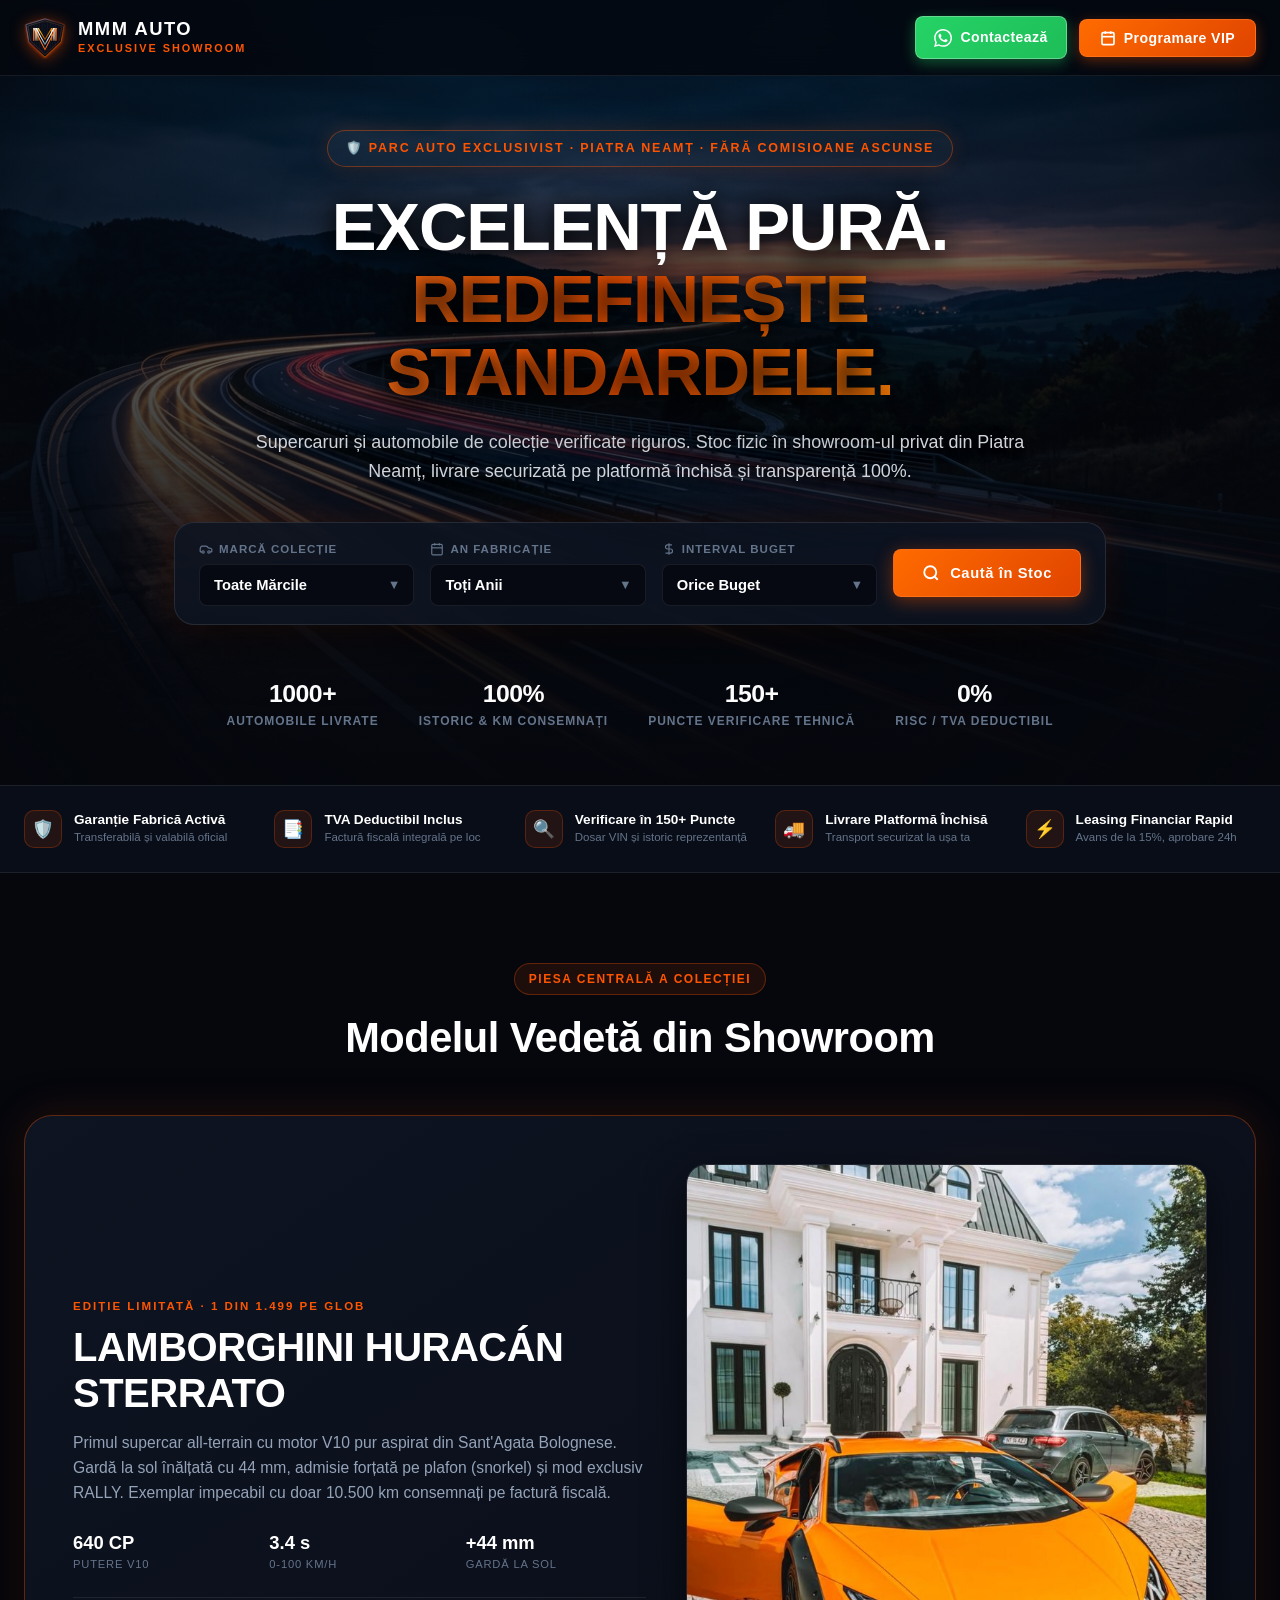
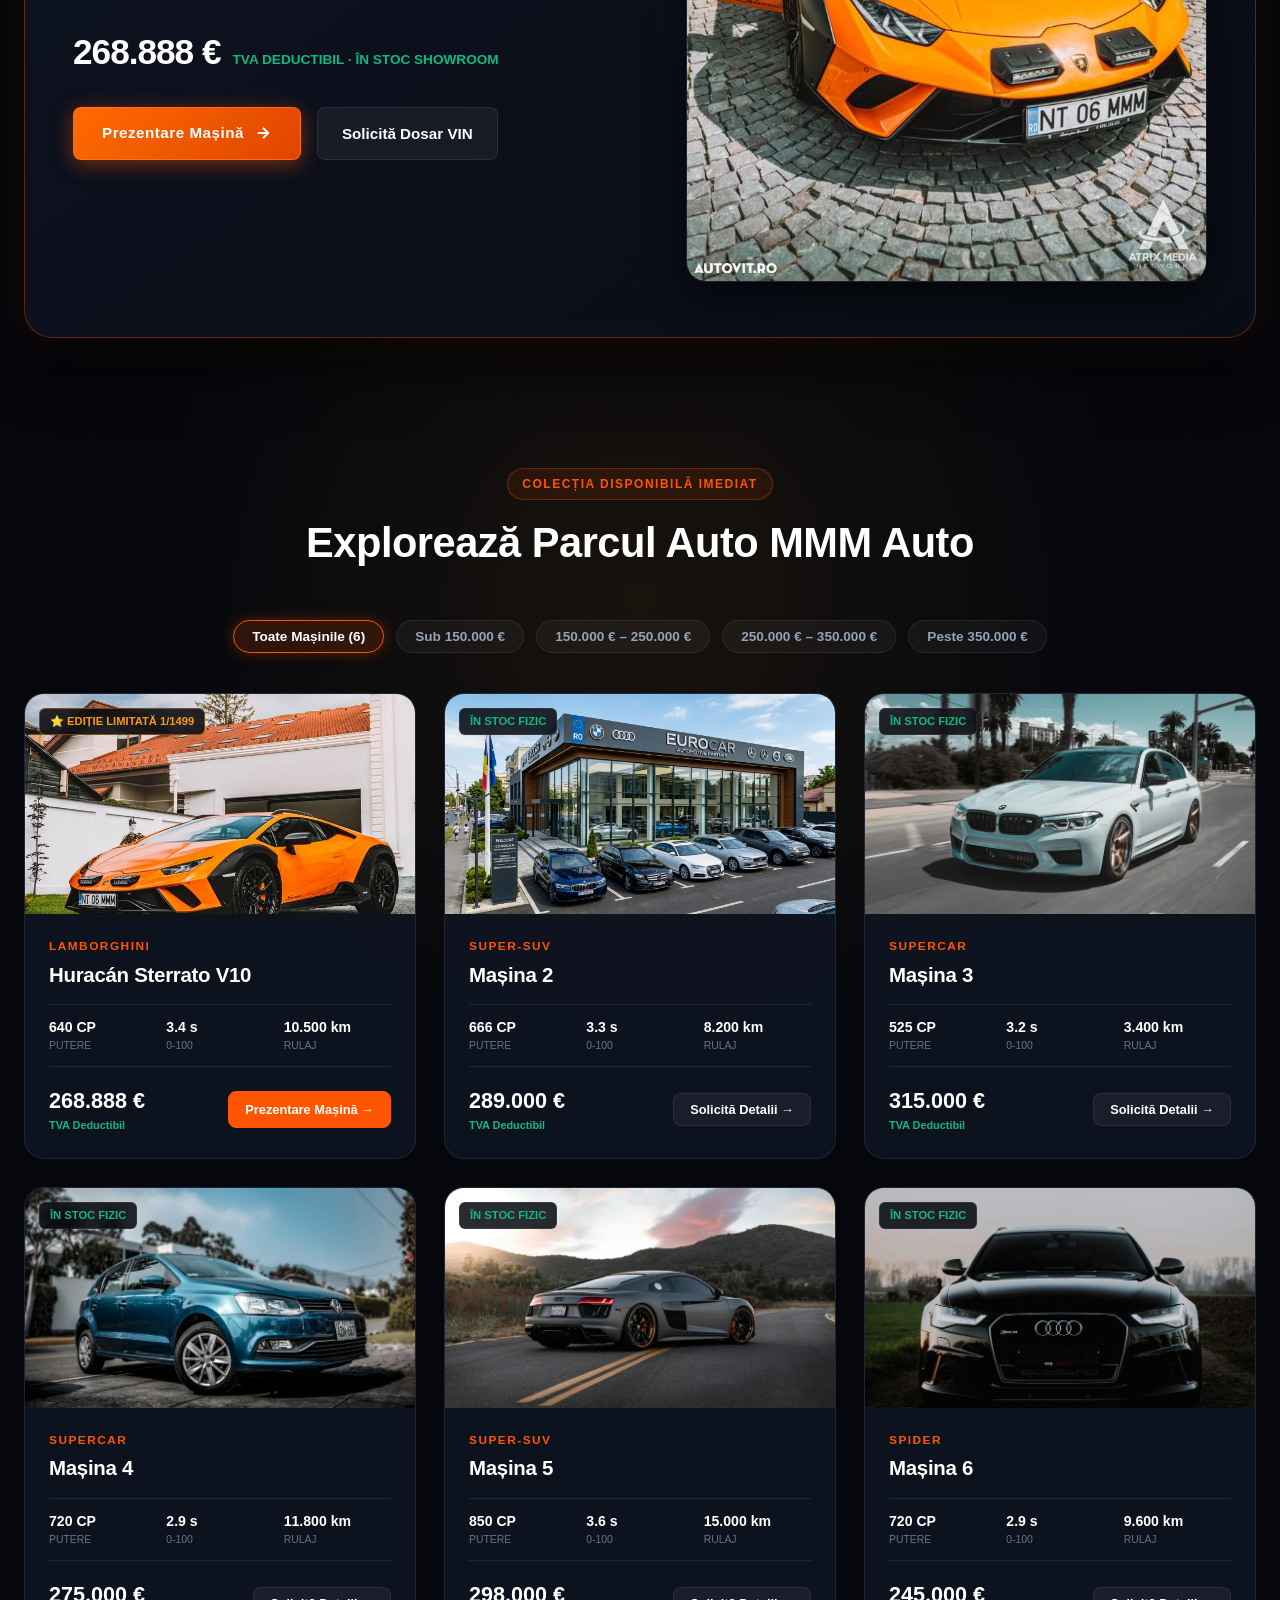
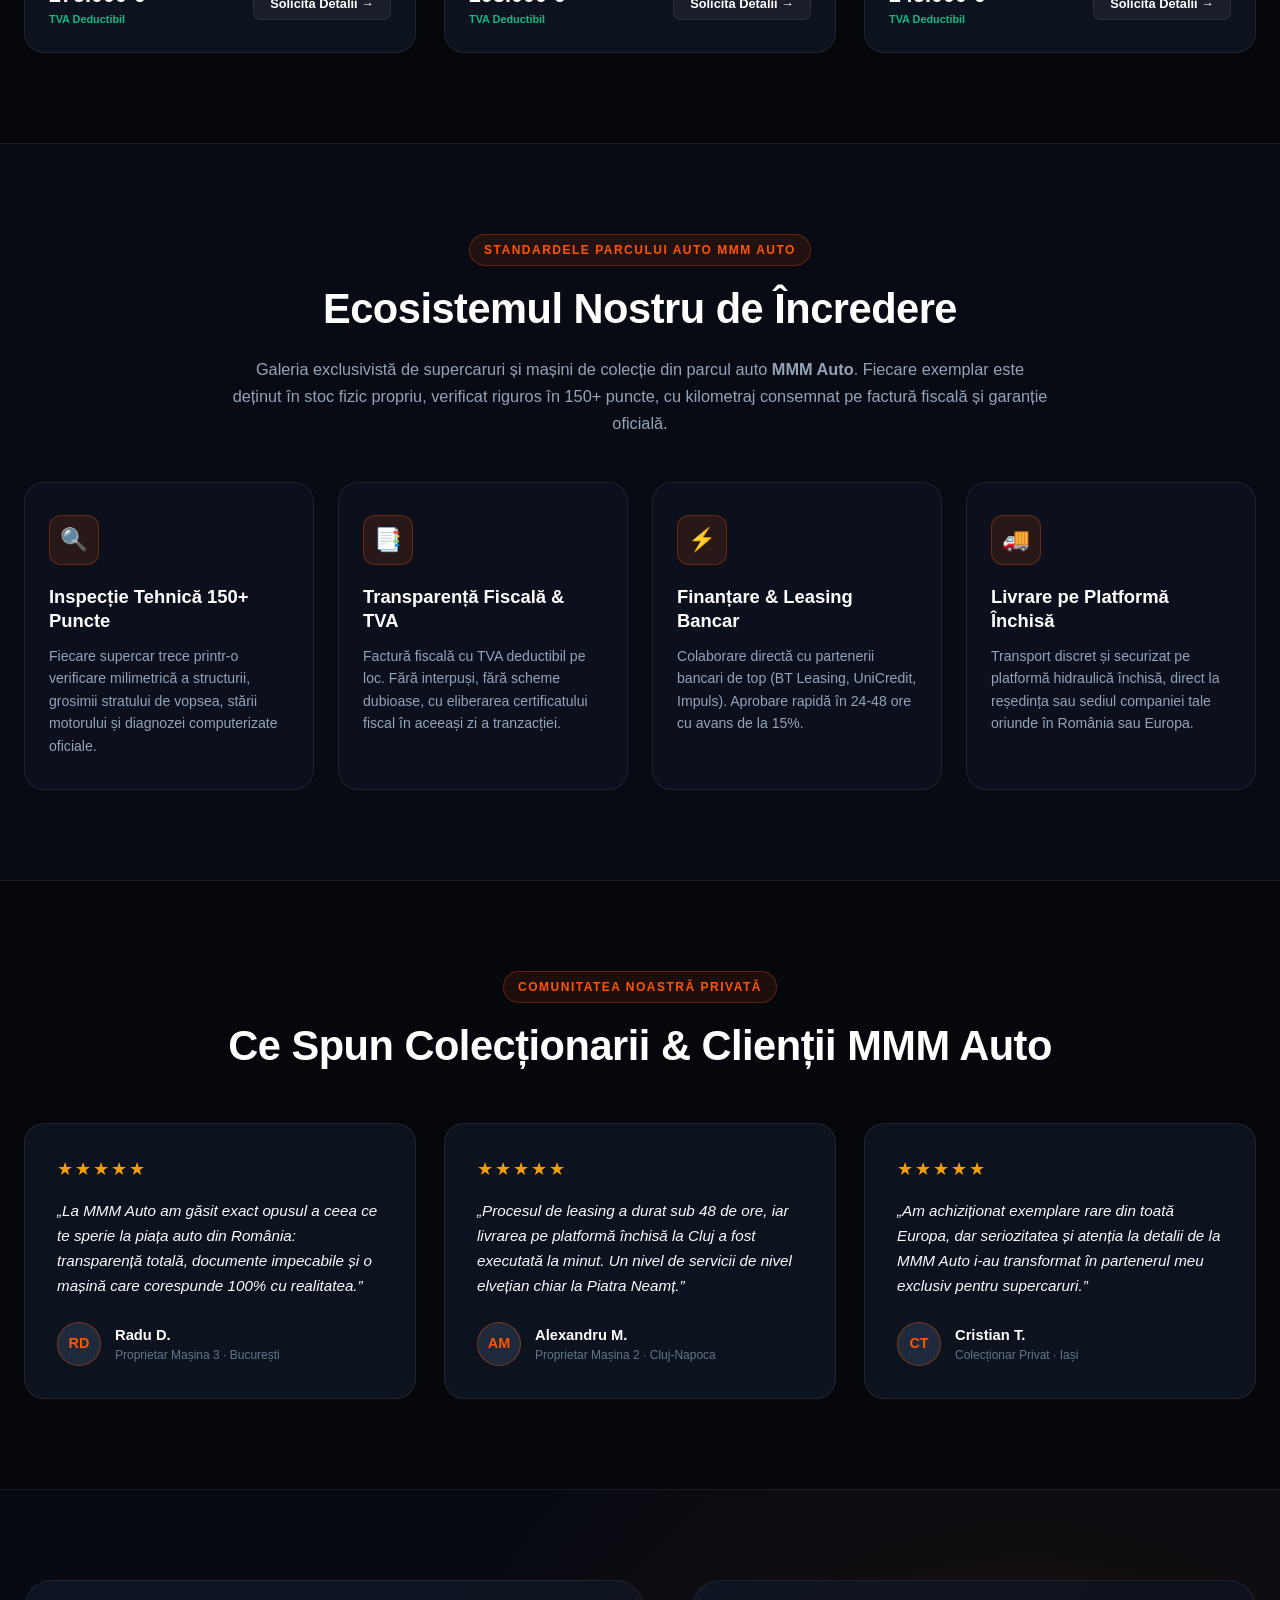
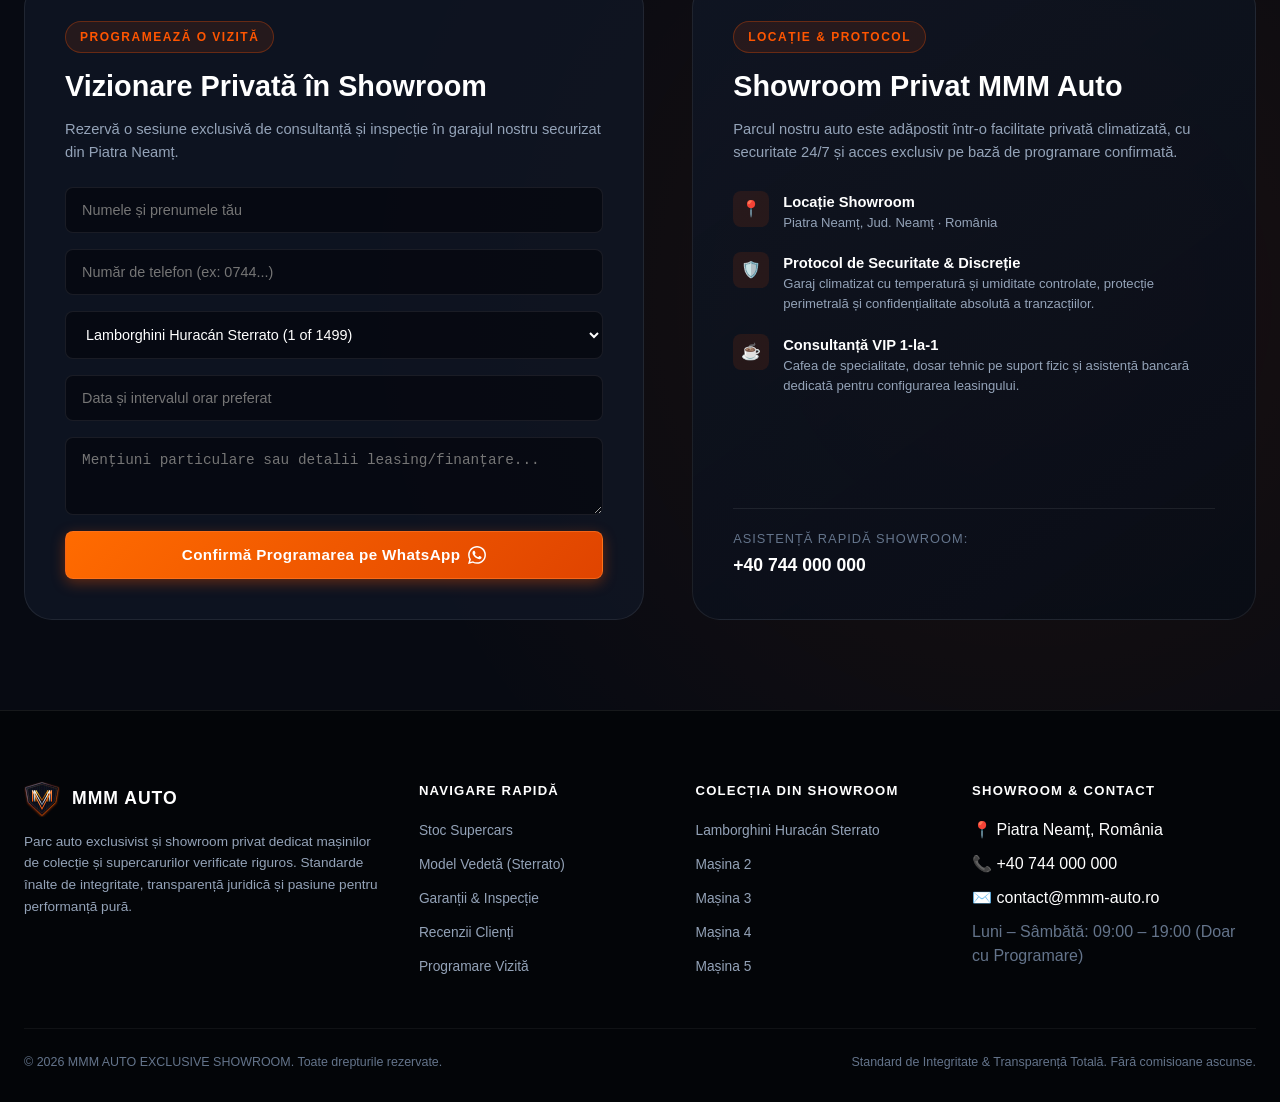
<file: test_neutral3_highway.html>
<!DOCTYPE html>
<html lang="ro">
<head>
  <meta charset="UTF-8">
  <meta name="viewport" content="width=device-width, initial-scale=1.0">
  <title>MMM Auto · Showroom Privat & Parc Auto Exclusivist | Supercars de Colecție</title>
  <meta name="description" content="MMM Auto · Parc auto exclusivist și showroom privat în Piatra Neamț. 1000+ automobile livrate, verificare riguroasă în 150+ puncte, factură fiscală cu TVA deductibil și livrare pe platformă închisă.">
  
  <!-- Favicon -->
  <link rel="icon" type="image/svg+xml" href="favicon.svg?v=10">
  
  <!-- Open Graph -->
  <meta property="og:title" content="MMM Auto · Showroom Privat & Parc Auto Exclusivist">
  <meta property="og:description" content="Supercaruri de colecție în stoc fizic propriu. 100% transparență juridică, factură fiscală, leasing financiar parteneri bancari, fără comisioane ascunse.">
  <meta property="og:image" content="images/photo_1.jpg">
  <meta property="og:type" content="website">

  <!-- Stylesheet Dedicated for Showroom -->
  <link rel="stylesheet" href="css/showroom.css?v=3">

  <style>
  .sh-hero {
    background: url('images/hero_highway_twilight.jpg') center 45% / cover no-repeat !important;
  }
  .sh-hero-overlay {
    background: radial-gradient(circle at 50% 35%, rgba(5, 7, 13, 0.35) 0%, rgba(5, 7, 13, 0.72) 75%, #05070d 100%),
                linear-gradient(180deg, rgba(5, 7, 13, 0.45) 0%, transparent 40%, rgba(5, 7, 13, 0.85) 85%, #05070d 100%) !important;
  }
  .sh-hero-title {
    text-shadow: 0 4px 20px rgba(0,0,0,0.95);
  }
  .sh-hero-subtitle {
    text-shadow: 0 2px 14px rgba(0,0,0,0.9);
  }
  </style>
  </head>
<body>

  <!-- Ambient Light Effects -->
  <div class="ambient-glow-top" aria-hidden="true"></div>
  <div class="ambient-glow-mid" aria-hidden="true"></div>

  <!-- ==============================================================================
       TOP NAVBAR (Smart Auto-Hide, Zero Layout Thrashing - Stânga: Brand | Dreapta: WhatsApp Verde & Programare VIP)
       ============================================================================== -->
  <header class="sh-navbar" id="shNavbar">
    <div class="container sh-nav-container">
      <a href="#hero" class="sh-brand-group" aria-label="MMM Auto Showroom Acasă">
        <img src="images/emblem_mmm_compact.svg?v=10" alt="Scut Supercar MMM Auto" class="sh-brand-emblem">
        <div class="sh-brand-text">
          <span class="sh-brand-name">MMM AUTO</span>
          <span class="sh-brand-sub">EXCLUSIVE SHOWROOM</span>
        </div>
      </a>

      <!-- Acțiuni pe un singur rând: Buton WhatsApp Verde + Buton Programare VIP -->
      <div class="sh-nav-actions">
        <!-- 1. Buton WhatsApp Verde cu Logo și Text "Contactează" -->
        <a href="https://wa.me/40744000000?text=Buna%20ziua,%20doresc%20informatii%20despre%20supercarurile%20din%20showroom-ul%20MMM%20Auto." target="_blank" rel="noopener noreferrer" class="sh-btn-whatsapp-nav" aria-label="Contactează pe WhatsApp">
          <svg width="18" height="18" viewBox="0 0 24 24" fill="currentColor"><path d="M.057 24l1.687-6.163c-1.041-1.804-1.588-3.849-1.587-5.946.003-6.556 5.338-11.891 11.893-11.891 3.181.001 6.167 1.24 8.413 3.488 2.245 2.248 3.481 5.236 3.48 8.414-.003 6.557-5.338 11.892-11.893 11.892-1.99-.001-3.951-.5-5.688-1.448l-6.305 1.654zm6.597-3.807c1.676.995 3.276 1.591 5.392 1.592 5.448 0 9.886-4.434 9.889-9.885.002-5.462-4.415-9.89-9.881-9.892-5.452 0-9.887 4.434-9.889 9.884-.001 2.225.651 3.891 1.746 5.634l-.999 3.648 3.742-.981zm11.387-5.464c-.074-.124-.272-.198-.57-.347-.297-.149-1.758-.868-2.031-.967-.272-.099-.47-.149-.669.149-.198.297-.768.967-.941 1.165-.173.198-.347.223-.644.074-.297-.149-1.255-.462-2.39-1.475-.883-.788-1.48-1.761-1.653-2.059-.173-.297-.018-.458.13-.606.134-.133.297-.347.446-.521.151-.172.2-.296.3-.495.099-.198.05-.372-.025-.521-.075-.148-.669-1.611-.916-2.206-.242-.579-.487-.501-.669-.51l-.57-.01c-.198 0-.52.074-.792.372s-1.04 1.016-1.04 2.479 1.065 2.876 1.213 3.074c.149.198 2.095 3.2 5.076 4.487.709.306 1.263.489 1.694.626.712.226 1.36.194 1.872.118.571-.085 1.758-.719 2.006-1.413.248-.695.248-1.29.173-1.414z"/></svg>
          <span>Contactează</span>
        </a>

        <!-- 2. Buton Programare VIP (pe același rând, deschide Calendarul) -->
        <button type="button" class="sh-btn-primary" id="btnOpenVipModal">
          <svg width="16" height="16" viewBox="0 0 24 24" fill="none" stroke="currentColor" stroke-width="2.5"><rect x="3" y="4" width="18" height="18" rx="2" ry="2"/><line x1="16" y1="2" x2="16" y2="6"/><line x1="8" y1="2" x2="8" y2="6"/><line x1="3" y1="10" x2="21" y2="10"/></svg>
          <span>Programare VIP</span>
        </button>
      </div>
    </div>

    <!-- Laser Progress Bar la baza navbar-ului -->
    <div class="sh-laser-progress-bar" id="shProgressBar" aria-hidden="true"></div>
  </header>

  <!-- ==============================================================================
       SECTION 1: HERO SECTION (Dark Luxury Showcase + Hero Search Autovibe Integration)
       ============================================================================== -->
  <section id="hero" class="sh-hero">
    <div class="sh-hero-overlay" aria-hidden="true"></div>

    <div class="container sh-hero-content">
      <div class="sh-eyebrow-pill">
        <span>🛡️ PARC AUTO EXCLUSIVIST · PIATRA NEAMȚ · FĂRĂ COMISIOANE ASCUNSE</span>
      </div>

      <h1 class="sh-hero-title">
        EXCELENȚĂ PURĂ.
        <span class="sh-hero-accent-orange">REDEFINEȘTE STANDARDELE.</span>
      </h1>

      <p class="sh-hero-sub">
        Supercaruri și automobile de colecție verificate riguros. Stoc fizic în showroom-ul privat din Piatra Neamț, livrare securizată pe platformă închisă și transparență 100%.
      </p>

      <!-- HERO SEARCH BOX (Inspirat din AutoVibe, cu An în loc de Caroserie) -->
      <div class="sh-hero-search-card">
        <div class="sh-search-grid">
          
          <!-- 1. Câmp Marcă -->
          <div class="sh-search-field">
            <label class="sh-search-label" for="searchMake">
              <svg width="14" height="14" viewBox="0 0 24 24" fill="none" stroke="currentColor" stroke-width="2"><path d="M19 17h2c.6 0 1-.4 1-1v-3c0-.9-.7-1.7-1.5-1.9C18.7 10.6 16 10 16 10s-1.3-1.4-2.2-2.3c-.5-.4-1.1-.7-1.8-.7H5c-.6 0-1.1.4-1.4.9l-1.4 2.9A3.7 3.7 0 0 0 2 12v4c0 .6.4 1 1 1h2"/><circle cx="7" cy="17" r="2"/><circle cx="17" cy="17" r="2"/></svg>
              <span>Marcă Colecție</span>
            </label>
            <div class="sh-search-select-wrap">
              <select id="searchMake" class="sh-search-select">
                <option value="">Toate Mărcile</option>
                <option value="Lamborghini">Lamborghini</option>
                <option value="Ferrari">Ferrari</option>
                <option value="Porsche">Porsche</option>
                <option value="McLaren">McLaren</option>
                <option value="Mercedes-AMG">Mercedes-AMG</option>
              </select>
              <span class="sh-search-arrow">▼</span>
            </div>
          </div>

          <!-- 2. Câmp An (În loc de Segment Caroserie) -->
          <div class="sh-search-field">
            <label class="sh-search-label" for="searchYear">
              <svg width="14" height="14" viewBox="0 0 24 24" fill="none" stroke="currentColor" stroke-width="2"><rect x="3" y="4" width="18" height="18" rx="2" ry="2"/><line x1="16" y1="2" x2="16" y2="6"/><line x1="8" y1="2" x2="8" y2="6"/><line x1="3" y1="10" x2="21" y2="10"/></svg>
              <span>An Fabricație</span>
            </label>
            <div class="sh-search-select-wrap">
              <select id="searchYear" class="sh-search-select">
                <option value="">Toți Anii</option>
                <option value="2024">2024</option>
                <option value="2023">2023</option>
                <option value="2022">2022</option>
                <option value="2021">2021</option>
                <option value="2020">2020+</option>
              </select>
              <span class="sh-search-arrow">▼</span>
            </div>
          </div>

          <!-- 3. Câmp Buget Maxim -->
          <div class="sh-search-field">
            <label class="sh-search-label" for="searchBudget">
              <svg width="14" height="14" viewBox="0 0 24 24" fill="none" stroke="currentColor" stroke-width="2"><path d="M12 2v20M17 5H9.5a3.5 3.5 0 0 0 0 7h5a3.5 3.5 0 0 1 0 7H6"/></svg>
              <span>Interval Buget</span>
            </label>
            <div class="sh-search-select-wrap">
              <select id="searchBudget" class="sh-search-select">
                <option value="all">Orice Buget</option>
                <option value="under-150">Sub 150.000 €</option>
                <option value="150-250">150.000 € – 250.000 €</option>
                <option value="250-350">250.000 € – 350.000 €</option>
                <option value="over-350">Peste 350.000 €</option>
              </select>
              <span class="sh-search-arrow">▼</span>
            </div>
          </div>

          <!-- 4. Buton Căutare -->
          <div class="sh-search-field" style="justify-content: flex-end;">
            <button type="button" id="btnHeroSearch" class="sh-btn-search">
              <svg width="18" height="18" viewBox="0 0 24 24" fill="none" stroke="currentColor" stroke-width="2.5"><circle cx="11" cy="11" r="8"/><line x1="21" y1="21" x2="16.65" y2="16.65"/></svg>
              <span>Caută în Stoc</span>
            </button>
          </div>

        </div>
      </div>

      <!-- Stats Counter Row (1000+ în loc de 50+) -->
      <div class="sh-stats-strip">
        <div class="sh-stat-item">
          <span class="sh-stat-val">1000+</span>
          <span class="sh-stat-sub">Automobile Livrate</span>
        </div>
        <div class="sh-stat-item">
          <span class="sh-stat-val">100%</span>
          <span class="sh-stat-sub">Istoric & KM Consemnați</span>
        </div>
        <div class="sh-stat-item">
          <span class="sh-stat-val">150+</span>
          <span class="sh-stat-sub">Puncte Verificare Tehnică</span>
        </div>
        <div class="sh-stat-item">
          <span class="sh-stat-val">0%</span>
          <span class="sh-stat-sub">Risc / TVA Deductibil</span>
        </div>
      </div>

    </div>
  </section>

  <!-- ==============================================================================
       SECTION 2: TRUST BADGES STRIP (din Imaginea 2 - VinFast)
       ============================================================================== -->
  <section class="sh-trust-strip-section" aria-label="Garanții Juridice și Tehnice MMM Auto">
    <div class="container">
      <div class="sh-trust-badges-grid">
        
        <div class="sh-trust-badge-item">
          <div class="sh-tb-icon">🛡️</div>
          <div class="sh-tb-text">
            <span class="sh-tb-title">Garanție Fabrică Activă</span>
            <span class="sh-tb-desc">Transferabilă și valabilă oficial</span>
          </div>
        </div>

        <div class="sh-trust-badge-item">
          <div class="sh-tb-icon">📑</div>
          <div class="sh-tb-text">
            <span class="sh-tb-title">TVA Deductibil Inclus</span>
            <span class="sh-tb-desc">Factură fiscală integrală pe loc</span>
          </div>
        </div>

        <div class="sh-trust-badge-item">
          <div class="sh-tb-icon">🔍</div>
          <div class="sh-tb-text">
            <span class="sh-tb-title">Verificare în 150+ Puncte</span>
            <span class="sh-tb-desc">Dosar VIN și istoric reprezentanță</span>
          </div>
        </div>

        <div class="sh-trust-badge-item">
          <div class="sh-tb-icon">🚚</div>
          <div class="sh-tb-text">
            <span class="sh-tb-title">Livrare Platformă Închisă</span>
            <span class="sh-tb-desc">Transport securizat la ușa ta</span>
          </div>
        </div>

        <div class="sh-trust-badge-item">
          <div class="sh-tb-icon">⚡</div>
          <div class="sh-tb-text">
            <span class="sh-tb-title">Leasing Financiar Rapid</span>
            <span class="sh-tb-desc">Avans de la 15%, aprobare 24h</span>
          </div>
        </div>

      </div>
    </div>
  </section>

  <!-- ==============================================================================
       SECTION 3: FEATURED MODEL SPOTLIGHT (din Imaginea 3 - Cardul Vedetă Sterrato)
       ============================================================================== -->
  <section id="featured" class="sh-featured-section">
    <div class="container">
      <div class="sh-section-header">
        <div class="sh-section-badge">PIESA CENTRALĂ A COLECȚIEI</div>
        <h2 class="sh-section-title">Modelul Vedetă din Showroom</h2>
      </div>

      <div class="sh-featured-card">
        
        <!-- Info Column -->
        <div class="sh-featured-info">
          <span class="sh-fc-badge">EDIȚIE LIMITATĂ · 1 DIN 1.499 PE GLOB</span>
          <h3 class="sh-fc-title">LAMBORGHINI HURACÁN STERRATO</h3>
          <p class="sh-fc-desc">
            Primul supercar all-terrain cu motor V10 pur aspirat din Sant'Agata Bolognese. Gardă la sol înălțată cu 44 mm, admisie forțată pe plafon (snorkel) și mod exclusiv RALLY. Exemplar impecabil cu doar 10.500 km consemnați pe factură fiscală.
          </p>

          <div class="sh-fc-specs-row">
            <div class="sh-fc-spec-box">
              <span class="sh-fc-spec-val">640 CP</span>
              <span class="sh-fc-spec-lbl">Putere V10</span>
            </div>
            <div class="sh-fc-spec-box">
              <span class="sh-fc-spec-val">3.4 s</span>
              <span class="sh-fc-spec-lbl">0-100 km/h</span>
            </div>
            <div class="sh-fc-spec-box">
              <span class="sh-fc-spec-val">+44 mm</span>
              <span class="sh-fc-spec-lbl">Gardă la Sol</span>
            </div>
          </div>

          <div class="sh-fc-price-wrap">
            <span class="sh-fc-price">268.888 €</span>
            <span class="sh-fc-price-sub">TVA Deductibil · În Stoc Showroom</span>
          </div>

          <div class="sh-fc-actions">
            <!-- Link Direct către masina.php cu textul "Prezentare Masina" -->
            <a href="masina.php" class="sh-btn-discover-car">
              <span>Prezentare Mașină</span>
              <svg width="18" height="18" viewBox="0 0 24 24" fill="none" stroke="currentColor" stroke-width="2.5"><line x1="5" y1="12" x2="19" y2="12"/><polyline points="12 5 19 12 12 19"/></svg>
            </a>
            <button type="button" class="sh-btn-secondary" onclick="document.getElementById('btnOpenVipModal').click()">
              <span>Solicită Dosar VIN</span>
            </button>
          </div>
        </div>

        <!-- Visual Column -->
        <div class="sh-featured-media">
          <img src="images/photo_1.jpg" alt="Lamborghini Huracán Sterrato MMM Auto Showroom" class="sh-featured-img">
        </div>

      </div>
    </div>
  </section>

  <!-- ==============================================================================
       SECTION 4: FLEET SHOWROOM LINEUP (Cu Nume Masina 2, Masina 3, ..., Masina 6)
       ============================================================================== -->
  <section id="stoc" class="sh-fleet-section">
    <div class="container">
      
      <div class="sh-section-header">
        <div class="sh-section-badge">COLECȚIA DISPONIBILĂ IMEDIAT</div>
        <h2 class="sh-section-title">Explorează Parcul Auto MMM Auto</h2>
      </div>

      <!-- Selector Rapid după Buget (din Imaginea 2) -->
      <div class="sh-filter-pills-bar">
        <button class="sh-filter-pill active" data-filter="all">Toate Mașinile (6)</button>
        <button class="sh-filter-pill" data-filter="under-150">Sub 150.000 €</button>
        <button class="sh-filter-pill" data-filter="150-250">150.000 € – 250.000 €</button>
        <button class="sh-filter-pill" data-filter="250-350">250.000 € – 350.000 €</button>
        <button class="sh-filter-pill" data-filter="over-350">Peste 350.000 €</button>
      </div>

      <!-- Car Cards Grid -->
      <div class="sh-fleet-grid">
        
        <!-- CARD 1: LAMBORGHINI HURACAN STERRATO (FLAGSHIP - Link către masina.php) -->
        <div class="sh-car-card" data-make="Lamborghini" data-year="2024" data-price="268888">
          <div class="sh-car-media">
            <span class="sh-car-chip-status gold">⭐ EDIȚIE LIMITATĂ 1/1499</span>
            <img src="images/photo_2.jpg" alt="Lamborghini Huracán Sterrato" class="sh-car-img">
          </div>
          <div class="sh-car-body">
            <span class="sh-car-make">LAMBORGHINI</span>
            <h4 class="sh-car-name">Huracán Sterrato V10</h4>
            <div class="sh-car-specs-grid">
              <div class="sh-spec-col">
                <span class="sh-spec-val">640 CP</span>
                <span class="sh-spec-lbl">Putere</span>
              </div>
              <div class="sh-spec-col">
                <span class="sh-spec-val">3.4 s</span>
                <span class="sh-spec-lbl">0-100</span>
              </div>
              <div class="sh-spec-col">
                <span class="sh-spec-val">10.500 km</span>
                <span class="sh-spec-lbl">Rulaj</span>
              </div>
            </div>
            <div class="sh-car-footer">
              <div class="sh-car-price-box">
                <span class="sh-car-price">268.888 €</span>
                <span class="sh-car-price-sub">TVA Deductibil</span>
              </div>
              <a href="masina.php" class="sh-btn-car-detail" style="background:var(--accent-arancio); border-color:var(--accent-arancio);">Prezentare Mașină →</a>
            </div>
          </div>
        </div>

        <!-- CARD 2: MAȘINA 2 -->
        <div class="sh-car-card" data-make="Lamborghini" data-year="2023" data-price="289000">
          <div class="sh-car-media">
            <span class="sh-car-chip-status">ÎN STOC FIZIC</span>
            <img src="images/dealer-showroom.jpg" alt="Mașina 2" class="sh-car-img">
          </div>
          <div class="sh-car-body">
            <span class="sh-car-make">SUPER-SUV</span>
            <h4 class="sh-car-name">Mașina 2</h4>
            <div class="sh-car-specs-grid">
              <div class="sh-spec-col">
                <span class="sh-spec-val">666 CP</span>
                <span class="sh-spec-lbl">Putere</span>
              </div>
              <div class="sh-spec-col">
                <span class="sh-spec-val">3.3 s</span>
                <span class="sh-spec-lbl">0-100</span>
              </div>
              <div class="sh-spec-col">
                <span class="sh-spec-val">8.200 km</span>
                <span class="sh-spec-lbl">Rulaj</span>
              </div>
            </div>
            <div class="sh-car-footer">
              <div class="sh-car-price-box">
                <span class="sh-car-price">289.000 €</span>
                <span class="sh-car-price-sub">TVA Deductibil</span>
              </div>
              <button type="button" class="sh-btn-car-detail" onclick="document.getElementById('btnOpenVipModal').click()">Solicită Detalii →</button>
            </div>
          </div>
        </div>

        <!-- CARD 3: MAȘINA 3 -->
        <div class="sh-car-card" data-make="Porsche" data-year="2024" data-price="315000">
          <div class="sh-car-media">
            <span class="sh-car-chip-status">ÎN STOC FIZIC</span>
            <img src="images/0.jpg" alt="Mașina 3" class="sh-car-img">
          </div>
          <div class="sh-car-body">
            <span class="sh-car-make">SUPERCAR</span>
            <h4 class="sh-car-name">Mașina 3</h4>
            <div class="sh-car-specs-grid">
              <div class="sh-spec-col">
                <span class="sh-spec-val">525 CP</span>
                <span class="sh-spec-lbl">Putere</span>
              </div>
              <div class="sh-spec-col">
                <span class="sh-spec-val">3.2 s</span>
                <span class="sh-spec-lbl">0-100</span>
              </div>
              <div class="sh-spec-col">
                <span class="sh-spec-val">3.400 km</span>
                <span class="sh-spec-lbl">Rulaj</span>
              </div>
            </div>
            <div class="sh-car-footer">
              <div class="sh-car-price-box">
                <span class="sh-car-price">315.000 €</span>
                <span class="sh-car-price-sub">TVA Deductibil</span>
              </div>
              <button type="button" class="sh-btn-car-detail" onclick="document.getElementById('btnOpenVipModal').click()">Solicită Detalii →</button>
            </div>
          </div>
        </div>

        <!-- CARD 4: MAȘINA 4 -->
        <div class="sh-car-card" data-make="Ferrari" data-year="2022" data-price="275000">
          <div class="sh-car-media">
            <span class="sh-car-chip-status">ÎN STOC FIZIC</span>
            <img src="images/1.jpg" alt="Mașina 4" class="sh-car-img">
          </div>
          <div class="sh-car-body">
            <span class="sh-car-make">SUPERCAR</span>
            <h4 class="sh-car-name">Mașina 4</h4>
            <div class="sh-car-specs-grid">
              <div class="sh-spec-col">
                <span class="sh-spec-val">720 CP</span>
                <span class="sh-spec-lbl">Putere</span>
              </div>
              <div class="sh-spec-col">
                <span class="sh-spec-val">2.9 s</span>
                <span class="sh-spec-lbl">0-100</span>
              </div>
              <div class="sh-spec-col">
                <span class="sh-spec-val">11.800 km</span>
                <span class="sh-spec-lbl">Rulaj</span>
              </div>
            </div>
            <div class="sh-car-footer">
              <div class="sh-car-price-box">
                <span class="sh-car-price">275.000 €</span>
                <span class="sh-car-price-sub">TVA Deductibil</span>
              </div>
              <button type="button" class="sh-btn-car-detail" onclick="document.getElementById('btnOpenVipModal').click()">Solicită Detalii →</button>
            </div>
          </div>
        </div>

        <!-- CARD 5: MAȘINA 5 -->
        <div class="sh-car-card" data-make="Mercedes-AMG" data-year="2023" data-price="298000">
          <div class="sh-car-media">
            <span class="sh-car-chip-status">ÎN STOC FIZIC</span>
            <img src="images/2.jpg" alt="Mașina 5" class="sh-car-img">
          </div>
          <div class="sh-car-body">
            <span class="sh-car-make">SUPER-SUV</span>
            <h4 class="sh-car-name">Mașina 5</h4>
            <div class="sh-car-specs-grid">
              <div class="sh-spec-col">
                <span class="sh-spec-val">850 CP</span>
                <span class="sh-spec-lbl">Putere</span>
              </div>
              <div class="sh-spec-col">
                <span class="sh-spec-val">3.6 s</span>
                <span class="sh-spec-lbl">0-100</span>
              </div>
              <div class="sh-spec-col">
                <span class="sh-spec-val">15.000 km</span>
                <span class="sh-spec-lbl">Rulaj</span>
              </div>
            </div>
            <div class="sh-car-footer">
              <div class="sh-car-price-box">
                <span class="sh-car-price">298.000 €</span>
                <span class="sh-car-price-sub">TVA Deductibil</span>
              </div>
              <button type="button" class="sh-btn-car-detail" onclick="document.getElementById('btnOpenVipModal').click()">Solicită Detalii →</button>
            </div>
          </div>
        </div>

        <!-- CARD 6: MAȘINA 6 -->
        <div class="sh-car-card" data-make="McLaren" data-year="2022" data-price="245000">
          <div class="sh-car-media">
            <span class="sh-car-chip-status">ÎN STOC FIZIC</span>
            <img src="images/3.jpg" alt="Mașina 6" class="sh-car-img">
          </div>
          <div class="sh-car-body">
            <span class="sh-car-make">SPIDER</span>
            <h4 class="sh-car-name">Mașina 6</h4>
            <div class="sh-car-specs-grid">
              <div class="sh-spec-col">
                <span class="sh-spec-val">720 CP</span>
                <span class="sh-spec-lbl">Putere</span>
              </div>
              <div class="sh-spec-col">
                <span class="sh-spec-val">2.9 s</span>
                <span class="sh-spec-lbl">0-100</span>
              </div>
              <div class="sh-spec-col">
                <span class="sh-spec-val">9.600 km</span>
                <span class="sh-spec-lbl">Rulaj</span>
              </div>
            </div>
            <div class="sh-car-footer">
              <div class="sh-car-price-box">
                <span class="sh-car-price">245.000 €</span>
                <span class="sh-car-price-sub">TVA Deductibil</span>
              </div>
              <button type="button" class="sh-btn-car-detail" onclick="document.getElementById('btnOpenVipModal').click()">Solicită Detalii →</button>
            </div>
          </div>
        </div>

      </div>

    </div>
  </section>

  <!-- ==============================================================================
       SECTION 5: TRUST ECOSYSTEM & SERVICES (Pilonii de Încredere MMM Auto)
       ============================================================================== -->
  <section id="servicii" class="sh-services-section">
    <div class="container">
      
      <div class="sh-section-header">
        <div class="sh-section-badge">STANDARDELE PARCULUI AUTO MMM AUTO</div>
        <h2 class="sh-section-title">Ecosistemul Nostru de Încredere</h2>
        <p style="color:var(--text-muted); font-size:1.02rem; max-width:820px; margin:16px auto 0; line-height:1.65;">
          Galeria exclusivistă de supercaruri și mașini de colecție din parcul auto <strong>MMM Auto</strong>. Fiecare exemplar este deținut în stoc fizic propriu, verificat riguros în 150+ puncte, cu kilometraj consemnat pe factură fiscală și garanție oficială.
        </p>
      </div>

      <div class="sh-services-grid">
        
        <div class="sh-service-card">
          <div class="sh-sc-icon-wrap">🔍</div>
          <h4 class="sh-sc-title">Inspecție Tehnică 150+ Puncte</h4>
          <p class="sh-sc-desc">Fiecare supercar trece printr-o verificare milimetrică a structurii, grosimii stratului de vopsea, stării motorului și diagnozei computerizate oficiale.</p>
        </div>

        <div class="sh-service-card">
          <div class="sh-sc-icon-wrap">📑</div>
          <h4 class="sh-sc-title">Transparență Fiscală & TVA</h4>
          <p class="sh-sc-desc">Factură fiscală cu TVA deductibil pe loc. Fără interpuși, fără scheme dubioase, cu eliberarea certificatului fiscal în aceeași zi a tranzacției.</p>
        </div>

        <div class="sh-service-card">
          <div class="sh-sc-icon-wrap">⚡</div>
          <h4 class="sh-sc-title">Finanțare & Leasing Bancar</h4>
          <p class="sh-sc-desc">Colaborare directă cu partenerii bancari de top (BT Leasing, UniCredit, Impuls). Aprobare rapidă în 24-48 ore cu avans de la 15%.</p>
        </div>

        <div class="sh-service-card">
          <div class="sh-sc-icon-wrap">🚚</div>
          <h4 class="sh-sc-title">Livrare pe Platformă Închisă</h4>
          <p class="sh-sc-desc">Transport discret și securizat pe platformă hidraulică închisă, direct la reședința sau sediul companiei tale oriunde în România sau Europa.</p>
        </div>

      </div>

    </div>
  </section>

  <!-- ==============================================================================
       SECTION 6: REVIEWS & COMMUNITY (Mărturii Verificate)
       ============================================================================== -->
  <section id="comunitate" class="sh-reviews-section">
    <div class="container">
      
      <div class="sh-section-header">
        <div class="sh-section-badge">COMUNITATEA NOASTRĂ PRIVATĂ</div>
        <h2 class="sh-section-title">Ce Spun Colecționarii & Clienții MMM Auto</h2>
      </div>

      <div class="sh-reviews-grid">
        
        <div class="sh-review-card">
          <div class="sh-rc-stars">★★★★★</div>
          <p class="sh-rc-quote">„La MMM Auto am găsit exact opusul a ceea ce te sperie la piața auto din România: transparență totală, documente impecabile și o mașină care corespunde 100% cu realitatea.”</p>
          <div class="sh-rc-author">
            <div class="sh-rc-avatar">RD</div>
            <div class="sh-rc-info">
              <span class="sh-rc-name">Radu D.</span>
              <span class="sh-rc-car">Proprietar Mașina 3 · București</span>
            </div>
          </div>
        </div>

        <div class="sh-review-card">
          <div class="sh-rc-stars">★★★★★</div>
          <p class="sh-rc-quote">„Procesul de leasing a durat sub 48 de ore, iar livrarea pe platformă închisă la Cluj a fost executată la minut. Un nivel de servicii de nivel elvețian chiar la Piatra Neamț.”</p>
          <div class="sh-rc-author">
            <div class="sh-rc-avatar">AM</div>
            <div class="sh-rc-info">
              <span class="sh-rc-name">Alexandru M.</span>
              <span class="sh-rc-car">Proprietar Mașina 2 · Cluj-Napoca</span>
            </div>
          </div>
        </div>

        <div class="sh-review-card">
          <div class="sh-rc-stars">★★★★★</div>
          <p class="sh-rc-quote">„Am achiziționat exemplare rare din toată Europa, dar seriozitatea și atenția la detalii de la MMM Auto i-au transformat în partenerul meu exclusiv pentru supercaruri.”</p>
          <div class="sh-rc-author">
            <div class="sh-rc-avatar">CT</div>
            <div class="sh-rc-info">
              <span class="sh-rc-name">Cristian T.</span>
              <span class="sh-rc-car">Colecționar Privat · Iași</span>
            </div>
          </div>
        </div>

      </div>

    </div>
  </section>

  <!-- ==============================================================================
       SECTION 7: VIP BOOKING & SHOWROOM LOCATION (din Imaginea 2 - VinFast Split)
       ============================================================================== -->
  <section id="contact" class="sh-booking-section">
    <div class="container">
      
      <div class="sh-booking-split">
        
        <!-- Form Column -->
        <div class="sh-booking-card">
          <div class="sh-section-badge">PROGRAMEAZĂ O VIZITĂ</div>
          <h3 style="font-size:1.8rem; font-weight:900; color:#fff; margin-bottom:10px;">Vizionare Privată în Showroom</h3>
          <p style="color:var(--text-muted); font-size:0.92rem;">Rezervă o sesiune exclusivă de consultanță și inspecție în garajul nostru securizat din Piatra Neamț.</p>

          <form id="bookingForm" class="sh-form-group">
            <input type="text" id="bName" class="sh-input-field" placeholder="Numele și prenumele tău" required>
            <input type="tel" id="bPhone" class="sh-input-field" placeholder="Număr de telefon (ex: 0744...)" required>
            <select id="bModel" class="sh-input-field">
              <option value="Lamborghini Huracán Sterrato">Lamborghini Huracán Sterrato (1 of 1499)</option>
              <option value="Mașina 2">Mașina 2</option>
              <option value="Mașina 3">Mașina 3</option>
              <option value="Mașina 4">Mașina 4</option>
              <option value="Mașina 5">Mașina 5</option>
              <option value="Mașina 6">Mașina 6</option>
              <option value="Alt Model / Cerere Specială">Alt Model din Stoc / Cerere Specială</option>
            </select>
            <input type="text" id="bDate" class="sh-input-field" placeholder="Data și intervalul orar preferat">
            <textarea id="bNotes" class="sh-input-field" rows="3" placeholder="Mențiuni particulare sau detalii leasing/finanțare..."></textarea>
            
            <button type="submit" class="sh-btn-primary" style="padding:14px; justify-content:center; width:100%; font-size:0.95rem;">
              <span>Confirmă Programarea pe WhatsApp</span>
              <svg width="18" height="18" viewBox="0 0 24 24" fill="currentColor"><path d="M.057 24l1.687-6.163c-1.041-1.804-1.588-3.849-1.587-5.946.003-6.556 5.338-11.891 11.893-11.891 3.181.001 6.167 1.24 8.413 3.488 2.245 2.248 3.481 5.236 3.48 8.414-.003 6.557-5.338 11.892-11.893 11.892-1.99-.001-3.951-.5-5.688-1.448l-6.305 1.654zm6.597-3.807c1.676.995 3.276 1.591 5.392 1.592 5.448 0 9.886-4.434 9.889-9.885.002-5.462-4.415-9.89-9.881-9.892-5.452 0-9.887 4.434-9.889 9.884-.001 2.225.651 3.891 1.746 5.634l-.999 3.648 3.742-.981zm11.387-5.464c-.074-.124-.272-.198-.57-.347-.297-.149-1.758-.868-2.031-.967-.272-.099-.47-.149-.669.149-.198.297-.768.967-.941 1.165-.173.198-.347.223-.644.074-.297-.149-1.255-.462-2.39-1.475-.883-.788-1.48-1.761-1.653-2.059-.173-.297-.018-.458.13-.606.134-.133.297-.347.446-.521.151-.172.2-.296.3-.495.099-.198.05-.372-.025-.521-.075-.148-.669-1.611-.916-2.206-.242-.579-.487-.501-.669-.51l-.57-.01c-.198 0-.52.074-.792.372s-1.04 1.016-1.04 2.479 1.065 2.876 1.213 3.074c.149.198 2.095 3.2 5.076 4.487.709.306 1.263.489 1.694.626.712.226 1.36.194 1.872.118.571-.085 1.758-.719 2.006-1.413.248-.695.248-1.29.173-1.414z"/></svg>
            </button>
          </form>
        </div>

        <!-- Location Info Column -->
        <div class="sh-showroom-info-card">
          <div>
            <div class="sh-section-badge">LOCAȚIE & PROTOCOL</div>
            <h3 style="font-size:1.8rem; font-weight:900; color:#fff; margin-bottom:10px;">Showroom Privat MMM Auto</h3>
            <p style="color:var(--text-muted); font-size:0.92rem;">Parcul nostru auto este adăpostit într-o facilitate privată climatizată, cu securitate 24/7 și acces exclusiv pe bază de programare confirmată.</p>

            <div class="sh-sic-items">
              <div class="sh-sic-row">
                <div class="sh-sic-icon">📍</div>
                <div>
                  <div class="sh-sic-title">Locație Showroom</div>
                  <div class="sh-sic-desc">Piatra Neamț, Jud. Neamț · România</div>
                </div>
              </div>

              <div class="sh-sic-row">
                <div class="sh-sic-icon">🛡️</div>
                <div>
                  <div class="sh-sic-title">Protocol de Securitate & Discreție</div>
                  <div class="sh-sic-desc">Garaj climatizat cu temperatură și umiditate controlate, protecție perimetrală și confidențialitate absolută a tranzacțiilor.</div>
                </div>
              </div>

              <div class="sh-sic-row">
                <div class="sh-sic-icon">☕</div>
                <div>
                  <div class="sh-sic-title">Consultanță VIP 1-la-1</div>
                  <div class="sh-sic-desc">Cafea de specialitate, dosar tehnic pe suport fizic și asistență bancară dedicată pentru configurarea leasingului.</div>
                </div>
              </div>
            </div>
          </div>

          <div style="padding-top:20px; border-top:1px solid var(--border-subtle);">
            <span style="font-size:0.8rem; color:var(--text-dim); text-transform:uppercase; letter-spacing:1px; display:block; margin-bottom:4px;">Asistență Rapidă Showroom:</span>
            <strong style="font-size:1.1rem; color:#fff;">+40 744 000 000</strong>
          </div>
        </div>

      </div>

    </div>
  </section>

  <!-- ==============================================================================
       FOOTER (Official MMM Auto)
       ============================================================================== -->
  <footer class="sh-footer">
    <div class="container">
      
      <div class="sh-footer-grid">
        
        <div class="sh-footer-brand">
          <div style="display:flex; align-items:center; gap:12px;">
            <img src="images/emblem_mmm_compact.svg?v=10" alt="MMM Auto" style="width:36px; height:36px;">
            <span style="font-size:1.1rem; font-weight:900; letter-spacing:1px; color:#fff;">MMM AUTO</span>
          </div>
          <p style="font-size:0.85rem; color:var(--text-muted); line-height:1.6;">
            Parc auto exclusivist și showroom privat dedicat mașinilor de colecție și supercarurilor verificate riguros. Standarde înalte de integritate, transparență juridică și pasiune pentru performanță pură.
          </p>
        </div>

        <div>
          <h5 class="sh-footer-title">Navigare Rapidă</h5>
          <ul class="sh-footer-links">
            <li><a href="#stoc">Stoc Supercars</a></li>
            <li><a href="#featured">Model Vedetă (Sterrato)</a></li>
            <li><a href="#servicii">Garanții & Inspecție</a></li>
            <li><a href="#comunitate">Recenzii Clienți</a></li>
            <li><a href="#contact">Programare Vizită</a></li>
          </ul>
        </div>

        <div>
          <h5 class="sh-footer-title">Colecția din Showroom</h5>
          <ul class="sh-footer-links">
            <li><a href="masina.php">Lamborghini Huracán Sterrato</a></li>
            <li><a href="#stoc">Mașina 2</a></li>
            <li><a href="#stoc">Mașina 3</a></li>
            <li><a href="#stoc">Mașina 4</a></li>
            <li><a href="#stoc">Mașina 5</a></li>
          </ul>
        </div>

        <div>
          <h5 class="sh-footer-title">Showroom & Contact</h5>
          <ul class="sh-footer-links">
            <li><span style="color:#fff;">📍 Piatra Neamț, România</span></li>
            <li><span style="color:#fff;">📞 +40 744 000 000</span></li>
            <li><span style="color:#fff;">✉️ contact@mmm-auto.ro</span></li>
            <li><span style="color:var(--text-dim);">Luni – Sâmbătă: 09:00 – 19:00 (Doar cu Programare)</span></li>
          </ul>
        </div>

      </div>

      <div class="sh-footer-bottom">
        <span>© 2026 MMM AUTO EXCLUSIVE SHOWROOM. Toate drepturile rezervate.</span>
        <span>Standard de Integritate & Transparență Totală. Fără comisioane ascunse.</span>
      </div>

    </div>
  </footer>

  <!-- ==============================================================================
       INTERACTIVE VIP CALENDAR MODAL (Alegere Dată, Oră, Nume -> Trimite pe WhatsApp)
       ============================================================================== -->
  <div id="modalVipCalendar" class="sh-modal-overlay" role="dialog" aria-modal="true" aria-labelledby="vipModalTitle">
    <div class="sh-modal-box">
      <button type="button" class="sh-modal-close-btn" id="closeVipModalBtn" aria-label="Închide modal">&times;</button>
      
      <div class="sh-section-badge" style="margin-bottom:8px;">SHOWROOM PRIVAT PIATRA NEAMȚ</div>
      <h3 class="sh-modal-title" id="vipModalTitle">Programare Vizită VIP</h3>
      <p class="sh-modal-sub">Alege data și intervalul orar dorit. Detaliile vor fi trimise direct către echipa de concierge pe WhatsApp.</p>

      <form id="vipModalForm" class="sh-modal-form">
        
        <div>
          <label style="font-size:0.75rem; font-weight:700; color:var(--text-dim); text-transform:uppercase; display:block; margin-bottom:6px;">Nume și Prenume *</label>
          <input type="text" id="vipName" class="sh-input-field" placeholder="ex: Alexandru Popescu" required>
        </div>

        <div>
          <label style="font-size:0.75rem; font-weight:700; color:var(--text-dim); text-transform:uppercase; display:block; margin-bottom:6px;">Număr de Telefon (WhatsApp) *</label>
          <input type="tel" id="vipPhone" class="sh-input-field" placeholder="ex: 0744 123 456" required>
        </div>

        <div>
          <label style="font-size:0.75rem; font-weight:700; color:var(--text-dim); text-transform:uppercase; display:block; margin-bottom:6px;">Data Vizitei *</label>
          <input type="date" id="vipDate" class="sh-input-field" required>
        </div>

        <div>
          <span class="sh-calendar-slots-label">Interval Orar Preferat *</span>
          <div class="sh-time-slots-grid">
            <button type="button" class="sh-time-slot-btn" data-time="10:00">10:00</button>
            <button type="button" class="sh-time-slot-btn active" data-time="11:30">11:30</button>
            <button type="button" class="sh-time-slot-btn" data-time="14:00">14:00</button>
            <button type="button" class="sh-time-slot-btn" data-time="15:30">15:30</button>
            <button type="button" class="sh-time-slot-btn" data-time="17:00">17:00</button>
            <button type="button" class="sh-time-slot-btn" data-time="18:30">18:30</button>
          </div>
        </div>

        <div>
          <label style="font-size:0.75rem; font-weight:700; color:var(--text-dim); text-transform:uppercase; display:block; margin-bottom:6px;">Model de Interes</label>
          <select id="vipModel" class="sh-input-field">
            <option value="Lamborghini Huracán Sterrato (1 of 1499)">Lamborghini Huracán Sterrato (1 of 1499)</option>
            <option value="Mașina 2">Mașina 2</option>
            <option value="Mașina 3">Mașina 3</option>
            <option value="Mașina 4">Mașina 4</option>
            <option value="Mașina 5">Mașina 5</option>
            <option value="Mașina 6">Mașina 6</option>
            <option value="Alt Model / Consultanță Generală">Alt Model din Stoc / Consultanță Generală</option>
          </select>
        </div>

        <div>
          <label style="font-size:0.75rem; font-weight:700; color:var(--text-dim); text-transform:uppercase; display:block; margin-bottom:6px;">Mențiuni particulare (Opțional)</label>
          <input type="text" id="vipNotes" class="sh-input-field" placeholder="ex: Solicit și calcul preliminar leasing...">
        </div>

        <button type="submit" class="sh-btn-confirm-wa">
          <svg width="20" height="20" viewBox="0 0 24 24" fill="currentColor"><path d="M.057 24l1.687-6.163c-1.041-1.804-1.588-3.849-1.587-5.946.003-6.556 5.338-11.891 11.893-11.891 3.181.001 6.167 1.24 8.413 3.488 2.245 2.248 3.481 5.236 3.48 8.414-.003 6.557-5.338 11.892-11.893 11.892-1.99-.001-3.951-.5-5.688-1.448l-6.305 1.654zm6.597-3.807c1.676.995 3.276 1.591 5.392 1.592 5.448 0 9.886-4.434 9.889-9.885.002-5.462-4.415-9.89-9.881-9.892-5.452 0-9.887 4.434-9.889 9.884-.001 2.225.651 3.891 1.746 5.634l-.999 3.648 3.742-.981zm11.387-5.464c-.074-.124-.272-.198-.57-.347-.297-.149-1.758-.868-2.031-.967-.272-.099-.47-.149-.669.149-.198.297-.768.967-.941 1.165-.173.198-.347.223-.644.074-.297-.149-1.255-.462-2.39-1.475-.883-.788-1.48-1.761-1.653-2.059-.173-.297-.018-.458.13-.606.134-.133.297-.347.446-.521.151-.172.2-.296.3-.495.099-.198.05-.372-.025-.521-.075-.148-.669-1.611-.916-2.206-.242-.579-.487-.501-.669-.51l-.57-.01c-.198 0-.52.074-.792.372s-1.04 1.016-1.04 2.479 1.065 2.876 1.213 3.074c.149.198 2.095 3.2 5.076 4.487.709.306 1.263.489 1.694.626.712.226 1.36.194 1.872.118.571-.085 1.758-.719 2.006-1.413.248-.695.248-1.29.173-1.414z"/></svg>
          <span>Confirmă și Trimite pe WhatsApp</span>
        </button>

      </form>
    </div>
  </div>

  <!-- Scroll-to-Top Button with Circular SVG Progress Ring -->
  <button id="shScrollTopBtn" class="sh-scroll-top-btn" aria-label="Înapoi sus">
    <svg class="sh-progress-ring" width="50" height="50" viewBox="0 0 50 50">
      <circle class="sh-progress-ring-track" cx="25" cy="25" r="22" fill="none" stroke-width="2"/>
      <circle id="shScrollProgressCircle" class="sh-progress-ring-circle" cx="25" cy="25" r="22" fill="none" stroke-width="2"/>
    </svg>
    <span class="sh-st-arrow">↑</span>
  </button>

  <!-- Scripts -->
  <script src="js/showroom.js?v=3"></script>
</body>
</html>
</file>
<file: css/showroom.css>
/**
 * ==============================================================================
 * LUXURY CAR FLEET & SHOWROOM LANDING PAGE
 * Modern Dark Luxury Design System · Inspired by Lamborghini, NeonVolt, VinFast
 * ==============================================================================
 */

:root {
  --bg-deep: #05070d;
  --bg-surface: #0a0e18;
  --bg-card: rgba(16, 23, 38, 0.75);
  --bg-card-hover: rgba(24, 34, 56, 0.88);
  --border-subtle: rgba(255, 255, 255, 0.08);
  --border-focus: rgba(255, 85, 0, 0.5);
  --border-glow: rgba(255, 85, 0, 0.35);

  --accent-arancio: #ff5500;
  --accent-arancio-light: #ff7722;
  --accent-gold: #f59e0b;
  --accent-titanium: #cbd5e1;
  --accent-emerald: #10b981;
  --accent-whatsapp: #25D366;
  --accent-whatsapp-hover: #1ebd58;

  --text-main: #f8fafc;
  --text-muted: #94a3b8;
  --text-dim: #64748b;

  --font-display: -apple-system, BlinkMacSystemFont, "Segoe UI", Roboto, "Helvetica Neue", Arial, sans-serif;
  --font-mono: ui-monospace, SFMono-Regular, Menlo, Monaco, Consolas, monospace;

  --radius-sm: 8px;
  --radius-md: 14px;
  --radius-lg: 20px;
  --radius-xl: 28px;
  --transition: all 0.28s cubic-bezier(0.16, 1, 0.3, 1);
  --container-max: 1280px;
}

*, *::before, *::after {
  box-sizing: border-box;
  margin: 0;
  padding: 0;
}

html {
  scroll-behavior: smooth;
  background-color: var(--bg-deep);
  color: var(--text-main);
  font-family: var(--font-display);
  font-size: 16px;
  line-height: 1.5;
  -webkit-font-smoothing: antialiased;
}

body {
  background-color: var(--bg-deep);
  overflow-x: hidden;
  position: relative;
  min-height: 100vh;
}

/* Background Atmosphere Glows */
.ambient-glow-top {
  position: absolute;
  top: 0;
  left: 50%;
  transform: translateX(-50%);
  width: 1000px;
  height: 600px;
  background: radial-gradient(circle, rgba(255, 85, 0, 0.12) 0%, rgba(13, 19, 31, 0) 70%);
  pointer-events: none;
  z-index: 0;
}

.ambient-glow-mid {
  position: absolute;
  top: 1800px;
  left: 50%;
  transform: translateX(-50%);
  width: 1200px;
  height: 800px;
  background: radial-gradient(circle, rgba(245, 158, 11, 0.08) 0%, rgba(13, 19, 31, 0) 70%);
  pointer-events: none;
  z-index: 0;
}

.container {
  width: 100%;
  max-width: var(--container-max);
  margin: 0 auto;
  padding: 0 24px;
  position: relative;
  z-index: 1;
}

/* ==============================================================================
   NAVBAR (Smart Auto-Hide + Laser Progress Bar + WhatsApp & Programare VIP pe un rând)
   ============================================================================== */
.sh-navbar {
  position: fixed;
  top: 0;
  left: 0;
  right: 0;
  z-index: 1000;
  padding: 16px 0;
  background: rgba(5, 7, 13, 0.78);
  backdrop-filter: blur(20px);
  -webkit-backdrop-filter: blur(20px);
  border-bottom: 1px solid var(--border-subtle);
  transition: transform 0.32s cubic-bezier(0.16, 1, 0.3, 1), background 0.28s ease, padding 0.28s ease;
  will-change: transform;
}

.sh-navbar.is-scrolled {
  padding: 11px 0;
  background: rgba(5, 7, 13, 0.94);
  border-bottom-color: rgba(255, 85, 0, 0.25);
  box-shadow: 0 10px 30px rgba(0, 0, 0, 0.6);
}

.sh-navbar.is-hidden {
  transform: translateY(-100%);
}

.sh-nav-container {
  display: flex;
  align-items: center;
  justify-content: space-between;
  gap: 16px;
}

.sh-brand-group {
  display: flex;
  align-items: center;
  gap: 12px;
  text-decoration: none;
  color: #fff;
  flex-shrink: 0;
}

.sh-brand-emblem {
  width: 42px;
  height: 42px;
  transition: var(--transition);
  filter: drop-shadow(0 2px 8px rgba(255, 85, 0, 0.45));
}

.sh-brand-text {
  display: flex;
  flex-direction: column;
}

.sh-brand-name {
  font-size: 1.15rem;
  font-weight: 900;
  letter-spacing: 1.5px;
  color: #ffffff;
  line-height: 1.1;
}

.sh-brand-sub {
  font-size: 0.68rem;
  font-weight: 700;
  color: var(--accent-arancio);
  letter-spacing: 2px;
  text-transform: uppercase;
}

/* Acțiuni Navbar pe un singur rând (WhatsApp Verde + Programare VIP) */
.sh-nav-actions {
  display: flex;
  align-items: center;
  gap: 12px;
  flex-wrap: nowrap;
}

.sh-btn-whatsapp-nav {
  display: inline-flex;
  align-items: center;
  gap: 8px;
  padding: 10px 18px;
  background: linear-gradient(135deg, #25D366 0%, #1ebd58 100%);
  border: 1px solid rgba(255, 255, 255, 0.3);
  border-radius: var(--radius-sm);
  color: #ffffff;
  text-decoration: none;
  font-size: 0.88rem;
  font-weight: 800;
  letter-spacing: 0.4px;
  white-space: nowrap;
  transition: var(--transition);
  box-shadow: 0 4px 14px rgba(37, 211, 102, 0.38);
}

.sh-btn-whatsapp-nav:hover {
  background: linear-gradient(135deg, #2ae670 0%, #20c85e 100%);
  box-shadow: 0 6px 20px rgba(37, 211, 102, 0.6);
  transform: translateY(-1px);
}

.sh-btn-primary {
  display: inline-flex;
  align-items: center;
  gap: 8px;
  padding: 10px 20px;
  background: linear-gradient(135deg, #ff6b00 0%, #e04400 100%);
  border: 1px solid rgba(255, 120, 40, 0.6);
  border-radius: var(--radius-sm);
  color: #fff;
  font-size: 0.88rem;
  font-weight: 800;
  letter-spacing: 0.4px;
  text-decoration: none;
  cursor: pointer;
  white-space: nowrap;
  transition: var(--transition);
  box-shadow: 0 4px 14px rgba(255, 85, 0, 0.35);
}

.sh-btn-primary:hover {
  background: linear-gradient(135deg, #ff7e1f 0%, #ff5500 100%);
  box-shadow: 0 6px 20px rgba(255, 85, 0, 0.55);
  transform: translateY(-1px);
}

/* Laser Progress Bar la baza navbar-ului */
.sh-laser-progress-bar {
  position: absolute;
  bottom: 0;
  left: 0;
  height: 2px;
  width: 0%;
  background: linear-gradient(90deg, #ff5500 0%, #ff8833 60%, #f59e0b 100%);
  box-shadow: 0 0 10px rgba(255, 85, 0, 0.8);
  pointer-events: none;
  transition: width 0.08s linear;
}

/* ==============================================================================
   HERO SECTION (Dark Luxury Showcase + Hero Search Autovibe Integration)
   ============================================================================== */
.sh-hero {
  position: relative;
  min-height: 740px;
  padding-top: 130px;
  padding-bottom: 55px;
  display: flex;
  align-items: center;
  background: url('../images/hero_highway_twilight.jpg') center 45% / cover no-repeat;
  overflow: hidden;
}

.sh-hero-overlay {
  position: absolute;
  inset: 0;
  background: radial-gradient(circle at 50% 35%, rgba(5, 7, 13, 0.35) 0%, rgba(5, 7, 13, 0.72) 75%, #05070d 100%),
              linear-gradient(180deg, rgba(5, 7, 13, 0.45) 0%, transparent 40%, rgba(5, 7, 13, 0.85) 85%, #05070d 100%);
  z-index: 0;
}

.sh-hero-content {
  position: relative;
  z-index: 1;
  text-align: center;
  max-width: 980px;
  margin: 0 auto;
}

.sh-eyebrow-pill {
  display: inline-flex;
  align-items: center;
  gap: 10px;
  padding: 8px 18px;
  background: rgba(255, 255, 255, 0.04);
  border: 1px solid rgba(255, 85, 0, 0.4);
  border-radius: 30px;
  font-size: 0.78rem;
  font-weight: 700;
  color: var(--accent-arancio);
  letter-spacing: 1.8px;
  text-transform: uppercase;
  margin-bottom: 24px;
  box-shadow: 0 0 20px rgba(255, 85, 0, 0.15);
}

.sh-hero-title {
  font-size: clamp(2.4rem, 5.5vw, 4.2rem);
  font-weight: 900;
  line-height: 1.08;
  letter-spacing: -1.2px;
  color: #ffffff;
  margin-bottom: 20px;
  text-transform: uppercase;
  filter: drop-shadow(0 4px 25px rgba(0, 0, 0, 0.95));
}

.sh-hero-accent-orange {
  display: block;
  background: linear-gradient(90deg, #ff7e1f 0%, #ff5500 50%, #f59e0b 100%);
  -webkit-background-clip: text;
  -webkit-text-fill-color: transparent;
}

.sh-hero-sub {
  font-size: 1.12rem;
  line-height: 1.6;
  color: #d1d5db;
  max-width: 780px;
  margin: 0 auto 36px;
  text-shadow: 0 2px 14px rgba(0, 0, 0, 0.95);
}

/* ==============================================================================
   HERO SEARCH BOX (Element Adaptat din AutoVibe, Stil Dark Luxury Glassmorphism)
   ============================================================================== */
.sh-hero-search-card {
  background: rgba(14, 20, 33, 0.85);
  backdrop-filter: blur(20px);
  -webkit-backdrop-filter: blur(20px);
  border: 1px solid rgba(255, 255, 255, 0.1);
  border-radius: var(--radius-lg);
  padding: 18px 24px;
  box-shadow: 0 20px 50px rgba(0, 0, 0, 0.6), 0 0 30px rgba(255, 85, 0, 0.12);
  margin: 0 auto 40px;
}

.sh-search-grid {
  display: grid;
  grid-template-columns: 1fr 1fr 1fr auto;
  gap: 16px;
  align-items: center;
}

.sh-search-field {
  display: flex;
  flex-direction: column;
  text-align: left;
}

.sh-search-label {
  font-size: 0.72rem;
  font-weight: 700;
  text-transform: uppercase;
  letter-spacing: 1px;
  color: var(--text-dim);
  margin-bottom: 6px;
  display: flex;
  align-items: center;
  gap: 6px;
}

.sh-search-select-wrap {
  position: relative;
}

.sh-search-select {
  width: 100%;
  padding: 12px 14px;
  background: rgba(6, 9, 17, 0.85);
  border: 1px solid var(--border-subtle);
  border-radius: var(--radius-sm);
  color: #fff;
  font-size: 0.92rem;
  font-weight: 600;
  appearance: none;
  cursor: pointer;
  transition: var(--transition);
}

.sh-search-select:focus {
  outline: none;
  border-color: var(--accent-arancio);
  box-shadow: 0 0 12px rgba(255, 85, 0, 0.3);
}

.sh-search-arrow {
  position: absolute;
  right: 14px;
  top: 50%;
  transform: translateY(-50%);
  pointer-events: none;
  color: var(--text-dim);
  font-size: 0.8rem;
}

.sh-btn-search {
  padding: 13px 28px;
  background: linear-gradient(135deg, #ff6b00 0%, #e04400 100%);
  border: 1px solid rgba(255, 120, 40, 0.6);
  border-radius: var(--radius-sm);
  color: #fff;
  font-size: 0.92rem;
  font-weight: 800;
  letter-spacing: 0.6px;
  cursor: pointer;
  display: inline-flex;
  align-items: center;
  justify-content: center;
  gap: 10px;
  height: 100%;
  min-height: 48px;
  transition: var(--transition);
  box-shadow: 0 4px 18px rgba(255, 85, 0, 0.4);
}

.sh-btn-search:hover {
  background: linear-gradient(135deg, #ff7e1f 0%, #ff5500 100%);
  transform: translateY(-2px);
  box-shadow: 0 8px 25px rgba(255, 85, 0, 0.6);
}

/* Stats Counter Row (din Imaginea 3) */
.sh-stats-strip {
  display: flex;
  align-items: center;
  justify-content: center;
  gap: 40px;
  flex-wrap: wrap;
  padding-top: 10px;
}

.sh-stat-item {
  display: flex;
  flex-direction: column;
  align-items: center;
}

.sh-stat-val {
  font-size: 1.55rem;
  font-weight: 900;
  color: #ffffff;
  letter-spacing: -0.5px;
}

.sh-stat-sub {
  font-size: 0.75rem;
  font-weight: 700;
  color: var(--text-dim);
  text-transform: uppercase;
  letter-spacing: 1px;
}

/* ==============================================================================
   TRUST BADGES STRIP (din Imaginea 2 - VinFast)
   ============================================================================== */
.sh-trust-strip-section {
  padding: 24px 0;
  background: rgba(10, 14, 24, 0.95);
  border-top: 1px solid var(--border-subtle);
  border-bottom: 1px solid var(--border-subtle);
}

.sh-trust-badges-grid {
  display: grid;
  grid-template-columns: repeat(5, 1fr);
  gap: 20px;
}

.sh-trust-badge-item {
  display: flex;
  align-items: center;
  gap: 12px;
}

.sh-tb-icon {
  width: 38px;
  height: 38px;
  display: flex;
  align-items: center;
  justify-content: center;
  border-radius: 10px;
  background: rgba(255, 85, 0, 0.1);
  color: var(--accent-arancio);
  font-size: 1.1rem;
  flex-shrink: 0;
  border: 1px solid rgba(255, 85, 0, 0.25);
}

.sh-tb-text {
  display: flex;
  flex-direction: column;
}

.sh-tb-title {
  font-size: 0.85rem;
  font-weight: 700;
  color: #ffffff;
  line-height: 1.2;
}

.sh-tb-desc {
  font-size: 0.72rem;
  color: var(--text-dim);
}

/* ==============================================================================
   FEATURED MODEL SPOTLIGHT (din Imaginea 3 - Cardul Vedetă Sterrato)
   ============================================================================== */
.sh-featured-section {
  padding: 90px 0 60px;
  position: relative;
}

.sh-section-header {
  text-align: center;
  margin-bottom: 45px;
}

.sh-section-badge {
  display: inline-flex;
  align-items: center;
  gap: 8px;
  padding: 6px 14px;
  background: rgba(255, 85, 0, 0.1);
  border: 1px solid rgba(255, 85, 0, 0.3);
  border-radius: 20px;
  font-size: 0.75rem;
  font-weight: 700;
  color: var(--accent-arancio);
  text-transform: uppercase;
  letter-spacing: 1.5px;
  margin-bottom: 12px;
}

.sh-section-title {
  font-size: clamp(1.8rem, 3.8vw, 2.6rem);
  font-weight: 900;
  letter-spacing: -0.5px;
  color: #fff;
}

.sh-featured-card {
  background: linear-gradient(145deg, rgba(16, 23, 38, 0.85) 0%, rgba(9, 13, 22, 0.95) 100%);
  border: 1px solid rgba(255, 85, 0, 0.35);
  border-radius: var(--radius-xl);
  padding: 48px;
  position: relative;
  overflow: hidden;
  box-shadow: 0 25px 60px rgba(0, 0, 0, 0.7), 0 0 40px rgba(255, 85, 0, 0.15);
  display: grid;
  grid-template-columns: 1.1fr 1fr;
  gap: 40px;
  align-items: center;
}

.sh-featured-card::before {
  content: '';
  position: absolute;
  top: 0;
  right: 0;
  width: 500px;
  height: 500px;
  background: radial-gradient(circle, rgba(255, 85, 0, 0.12) 0%, transparent 70%);
  pointer-events: none;
}

.sh-fc-badge {
  display: inline-block;
  font-size: 0.72rem;
  font-weight: 800;
  letter-spacing: 2px;
  text-transform: uppercase;
  color: var(--accent-arancio);
  margin-bottom: 8px;
}

.sh-fc-title {
  font-size: clamp(1.8rem, 3.2vw, 2.5rem);
  font-weight: 900;
  letter-spacing: -0.5px;
  color: #fff;
  line-height: 1.15;
  margin-bottom: 14px;
}

.sh-fc-desc {
  font-size: 0.98rem;
  line-height: 1.6;
  color: var(--text-muted);
  margin-bottom: 24px;
}

.sh-fc-specs-row {
  display: grid;
  grid-template-columns: repeat(3, 1fr);
  gap: 16px;
  margin-bottom: 28px;
  padding-bottom: 24px;
  border-bottom: 1px solid var(--border-subtle);
}

.sh-fc-spec-box {
  display: flex;
  flex-direction: column;
}

.sh-fc-spec-val {
  font-size: 1.15rem;
  font-weight: 800;
  color: #fff;
}

.sh-fc-spec-lbl {
  font-size: 0.7rem;
  color: var(--text-dim);
  text-transform: uppercase;
  letter-spacing: 0.8px;
}

.sh-fc-price-wrap {
  display: flex;
  align-items: baseline;
  gap: 12px;
  margin-bottom: 28px;
}

.sh-fc-price {
  font-size: 2.2rem;
  font-weight: 900;
  color: #fff;
  letter-spacing: -1px;
}

.sh-fc-price-sub {
  font-size: 0.85rem;
  font-weight: 700;
  color: var(--accent-emerald);
  text-transform: uppercase;
}

.sh-fc-actions {
  display: flex;
  gap: 16px;
  flex-wrap: wrap;
}

.sh-btn-discover-car {
  padding: 14px 28px;
  background: linear-gradient(135deg, #ff6b00 0%, #e04400 100%);
  border: 1px solid rgba(255, 120, 40, 0.7);
  border-radius: var(--radius-sm);
  color: #fff;
  font-size: 0.95rem;
  font-weight: 800;
  letter-spacing: 0.5px;
  text-decoration: none;
  display: inline-flex;
  align-items: center;
  gap: 10px;
  box-shadow: 0 4px 20px rgba(255, 85, 0, 0.45);
  transition: var(--transition);
}

.sh-btn-discover-car:hover {
  background: linear-gradient(135deg, #ff7e1f 0%, #ff5500 100%);
  transform: translateY(-2px);
  box-shadow: 0 8px 28px rgba(255, 85, 0, 0.65);
}

.sh-btn-secondary {
  padding: 14px 24px;
  background: rgba(255, 255, 255, 0.05);
  border: 1px solid var(--border-subtle);
  border-radius: var(--radius-sm);
  color: #fff;
  font-size: 0.95rem;
  font-weight: 700;
  text-decoration: none;
  cursor: pointer;
  transition: var(--transition);
}

.sh-btn-secondary:hover {
  background: rgba(255, 255, 255, 0.1);
  border-color: rgba(255, 255, 255, 0.2);
}

.sh-featured-media {
  position: relative;
  text-align: center;
}

.sh-featured-img {
  width: 100%;
  max-width: 580px;
  border-radius: var(--radius-lg);
  box-shadow: 0 15px 40px rgba(0, 0, 0, 0.6);
  border: 1px solid var(--border-subtle);
  transition: var(--transition);
}

.sh-featured-img:hover {
  transform: scale(1.02);
}

/* ==============================================================================
   FLEET / SHOWROOM LINEUP SECTION (din Imaginea 3 & Imaginea 1)
   ============================================================================== */
.sh-fleet-section {
  padding: 70px 0 90px;
}

.sh-filter-pills-bar {
  display: flex;
  align-items: center;
  justify-content: center;
  gap: 12px;
  flex-wrap: wrap;
  margin-bottom: 40px;
}

.sh-filter-pill {
  padding: 8px 18px;
  background: rgba(255, 255, 255, 0.04);
  border: 1px solid var(--border-subtle);
  border-radius: 30px;
  color: var(--text-muted);
  font-size: 0.85rem;
  font-weight: 700;
  cursor: pointer;
  transition: var(--transition);
}

.sh-filter-pill:hover,
.sh-filter-pill.active {
  background: rgba(255, 85, 0, 0.15);
  border-color: var(--accent-arancio);
  color: #fff;
  box-shadow: 0 0 14px rgba(255, 85, 0, 0.3);
}

.sh-fleet-grid {
  display: grid;
  grid-template-columns: repeat(3, 1fr);
  gap: 28px;
}

.sh-car-card {
  background: var(--bg-card);
  backdrop-filter: blur(14px);
  -webkit-backdrop-filter: blur(14px);
  border: 1px solid var(--border-subtle);
  border-radius: var(--radius-lg);
  overflow: hidden;
  transition: var(--transition);
  display: flex;
  flex-direction: column;
}

.sh-car-card:hover {
  background: var(--bg-card-hover);
  border-color: rgba(255, 85, 0, 0.4);
  transform: translateY(-4px);
  box-shadow: 0 20px 40px rgba(0, 0, 0, 0.5), 0 0 25px rgba(255, 85, 0, 0.18);
}

.sh-car-media {
  position: relative;
  width: 100%;
  height: 220px;
  overflow: hidden;
  background: #090e17;
}

.sh-car-img {
  width: 100%;
  height: 100%;
  object-fit: cover;
  transition: transform 0.5s ease;
}

.sh-car-card:hover .sh-car-img {
  transform: scale(1.05);
}

.sh-car-chip-status {
  position: absolute;
  top: 14px;
  left: 14px;
  padding: 4px 10px;
  background: rgba(5, 7, 13, 0.85);
  backdrop-filter: blur(8px);
  border: 1px solid var(--border-subtle);
  border-radius: 6px;
  font-size: 0.7rem;
  font-weight: 700;
  color: var(--accent-emerald);
  text-transform: uppercase;
}

.sh-car-chip-status.gold {
  color: var(--accent-gold);
  border-color: rgba(245, 158, 11, 0.4);
}

.sh-car-body {
  padding: 24px;
  display: flex;
  flex-direction: column;
  flex: 1;
}

.sh-car-make {
  font-size: 0.74rem;
  font-weight: 800;
  letter-spacing: 1.5px;
  color: var(--accent-arancio);
  text-transform: uppercase;
  margin-bottom: 4px;
}

.sh-car-name {
  font-size: 1.28rem;
  font-weight: 900;
  color: #fff;
  letter-spacing: -0.3px;
  margin-bottom: 14px;
}

.sh-car-specs-grid {
  display: grid;
  grid-template-columns: repeat(3, 1fr);
  gap: 10px;
  padding: 12px 0;
  border-top: 1px solid var(--border-subtle);
  border-bottom: 1px solid var(--border-subtle);
  margin-bottom: 18px;
}

.sh-spec-col {
  display: flex;
  flex-direction: column;
}

.sh-spec-val {
  font-size: 0.88rem;
  font-weight: 800;
  color: #fff;
}

.sh-spec-lbl {
  font-size: 0.65rem;
  color: var(--text-dim);
  text-transform: uppercase;
}

.sh-car-footer {
  display: flex;
  align-items: center;
  justify-content: space-between;
  margin-top: auto;
}

.sh-car-price-box {
  display: flex;
  flex-direction: column;
}

.sh-car-price {
  font-size: 1.35rem;
  font-weight: 900;
  color: #fff;
}

.sh-car-price-sub {
  font-size: 0.68rem;
  font-weight: 700;
  color: var(--accent-emerald);
}

.sh-btn-car-detail {
  padding: 8px 16px;
  background: rgba(255, 255, 255, 0.05);
  border: 1px solid var(--border-subtle);
  border-radius: var(--radius-sm);
  color: #fff;
  font-size: 0.8rem;
  font-weight: 700;
  text-decoration: none;
  transition: var(--transition);
}

.sh-btn-car-detail:hover {
  background: var(--accent-arancio);
  border-color: var(--accent-arancio);
  box-shadow: 0 0 12px rgba(255, 85, 0, 0.4);
}

/* ==============================================================================
   TRUST & SERVICES ECOSYSTEM (din Imaginea 1 - 4 Piloni Structurați)
   ============================================================================== */
.sh-services-section {
  padding: 90px 0;
  background: rgba(10, 14, 24, 0.6);
  border-top: 1px solid var(--border-subtle);
  border-bottom: 1px solid var(--border-subtle);
}

.sh-services-grid {
  display: grid;
  grid-template-columns: repeat(4, 1fr);
  gap: 24px;
}

.sh-service-card {
  background: rgba(16, 23, 38, 0.5);
  border: 1px solid var(--border-subtle);
  border-radius: var(--radius-lg);
  padding: 32px 24px;
  transition: var(--transition);
}

.sh-service-card:hover {
  background: rgba(20, 29, 48, 0.7);
  border-color: rgba(255, 85, 0, 0.3);
  transform: translateY(-3px);
}

.sh-sc-icon-wrap {
  width: 50px;
  height: 50px;
  border-radius: 12px;
  background: rgba(255, 85, 0, 0.12);
  border: 1px solid rgba(255, 85, 0, 0.3);
  display: flex;
  align-items: center;
  justify-content: center;
  color: var(--accent-arancio);
  font-size: 1.4rem;
  margin-bottom: 20px;
}

.sh-sc-title {
  font-size: 1.15rem;
  font-weight: 800;
  color: #fff;
  margin-bottom: 12px;
  line-height: 1.3;
}

.sh-sc-desc {
  font-size: 0.88rem;
  line-height: 1.6;
  color: var(--text-muted);
}

/* ==============================================================================
   REVIEWS & COMMUNITY SOCIAL PROOF (din Imaginea 1)
   ============================================================================== */
.sh-reviews-section {
  padding: 90px 0;
}

.sh-reviews-grid {
  display: grid;
  grid-template-columns: repeat(3, 1fr);
  gap: 28px;
}

.sh-review-card {
  background: var(--bg-card);
  border: 1px solid var(--border-subtle);
  border-radius: var(--radius-lg);
  padding: 32px;
  display: flex;
  flex-direction: column;
}

.sh-rc-stars {
  color: var(--accent-gold);
  font-size: 1.1rem;
  letter-spacing: 2px;
  margin-bottom: 16px;
}

.sh-rc-quote {
  font-size: 0.95rem;
  line-height: 1.65;
  color: var(--text-main);
  margin-bottom: 24px;
  font-style: italic;
  flex: 1;
}

.sh-rc-author {
  display: flex;
  align-items: center;
  gap: 14px;
}

.sh-rc-avatar {
  width: 44px;
  height: 44px;
  border-radius: 50%;
  background: #1e293b;
  border: 1px solid rgba(255, 85, 0, 0.4);
  display: flex;
  align-items: center;
  justify-content: center;
  font-weight: 800;
  color: var(--accent-arancio);
  font-size: 0.9rem;
}

.sh-rc-info {
  display: flex;
  flex-direction: column;
}

.sh-rc-name {
  font-size: 0.92rem;
  font-weight: 800;
  color: #fff;
}

.sh-rc-car {
  font-size: 0.75rem;
  color: var(--text-dim);
}

/* ==============================================================================
   SHOWROOM VIP BOOKING & LOCATION (din Imaginea 2 - VinFast Split Layout)
   ============================================================================== */
.sh-booking-section {
  padding: 90px 0;
  background: radial-gradient(circle at 80% 50%, rgba(255, 85, 0, 0.08) 0%, transparent 60%), #070a12;
  border-top: 1px solid var(--border-subtle);
}

.sh-booking-split {
  display: grid;
  grid-template-columns: 1.1fr 1fr;
  gap: 48px;
  align-items: stretch;
}

.sh-booking-card {
  background: var(--bg-card);
  border: 1px solid var(--border-subtle);
  border-radius: var(--radius-xl);
  padding: 40px;
}

.sh-form-group {
  display: flex;
  flex-direction: column;
  gap: 16px;
  margin-top: 24px;
}

.sh-input-field {
  width: 100%;
  padding: 14px 16px;
  background: rgba(6, 9, 17, 0.85);
  border: 1px solid var(--border-subtle);
  border-radius: var(--radius-sm);
  color: #fff;
  font-size: 0.9rem;
  transition: var(--transition);
}

.sh-input-field:focus {
  outline: none;
  border-color: var(--accent-arancio);
  box-shadow: 0 0 12px rgba(255, 85, 0, 0.3);
}

.sh-showroom-info-card {
  background: linear-gradient(145deg, rgba(16, 23, 38, 0.8) 0%, rgba(9, 13, 22, 0.9) 100%);
  border: 1px solid var(--border-subtle);
  border-radius: var(--radius-xl);
  padding: 40px;
  display: flex;
  flex-direction: column;
  justify-content: space-between;
}

.sh-sic-items {
  display: flex;
  flex-direction: column;
  gap: 20px;
  margin: 28px 0;
}

.sh-sic-row {
  display: flex;
  align-items: flex-start;
  gap: 14px;
}

.sh-sic-icon {
  width: 36px;
  height: 36px;
  border-radius: 8px;
  background: rgba(255, 85, 0, 0.1);
  color: var(--accent-arancio);
  display: flex;
  align-items: center;
  justify-content: center;
  flex-shrink: 0;
}

.sh-sic-title {
  font-size: 0.92rem;
  font-weight: 800;
  color: #fff;
}

.sh-sic-desc {
  font-size: 0.82rem;
  color: var(--text-muted);
}

/* ==============================================================================
   INTERACTIVE VIP CALENDAR MODAL (Alegere Dată, Oră, Nume -> WhatsApp)
   ============================================================================== */
.sh-modal-overlay {
  position: fixed;
  inset: 0;
  z-index: 2000;
  background: rgba(0, 0, 0, 0.85);
  backdrop-filter: blur(16px);
  -webkit-backdrop-filter: blur(16px);
  display: flex;
  align-items: center;
  justify-content: center;
  padding: 20px;
  opacity: 0;
  visibility: hidden;
  transition: opacity 0.28s ease, visibility 0.28s ease;
}

.sh-modal-overlay.active {
  opacity: 1;
  visibility: visible;
}

.sh-modal-box {
  background: linear-gradient(145deg, rgba(17, 24, 39, 0.96) 0%, rgba(10, 14, 24, 0.98) 100%);
  border: 1px solid rgba(255, 85, 0, 0.4);
  border-radius: var(--radius-xl);
  padding: 36px;
  width: 100%;
  max-width: 540px;
  position: relative;
  box-shadow: 0 30px 70px rgba(0, 0, 0, 0.8), 0 0 40px rgba(255, 85, 0, 0.25);
  transform: translateY(20px) scale(0.97);
  transition: transform 0.28s cubic-bezier(0.16, 1, 0.3, 1);
}

.sh-modal-overlay.active .sh-modal-box {
  transform: translateY(0) scale(1);
}

.sh-modal-close-btn {
  position: absolute;
  top: 18px;
  right: 18px;
  width: 36px;
  height: 36px;
  background: rgba(255, 255, 255, 0.06);
  border: 1px solid var(--border-subtle);
  border-radius: 50%;
  color: #fff;
  font-size: 1.4rem;
  display: flex;
  align-items: center;
  justify-content: center;
  cursor: pointer;
  transition: var(--transition);
}

.sh-modal-close-btn:hover {
  background: rgba(255, 85, 0, 0.2);
  border-color: var(--accent-arancio);
}

.sh-modal-title {
  font-size: 1.45rem;
  font-weight: 900;
  color: #fff;
  margin-bottom: 6px;
}

.sh-modal-sub {
  font-size: 0.85rem;
  color: var(--text-muted);
  margin-bottom: 24px;
}

.sh-modal-form {
  display: flex;
  flex-direction: column;
  gap: 16px;
}

.sh-calendar-slots-label {
  font-size: 0.75rem;
  font-weight: 700;
  text-transform: uppercase;
  letter-spacing: 1px;
  color: var(--text-dim);
  margin-bottom: 8px;
  display: block;
}

.sh-time-slots-grid {
  display: grid;
  grid-template-columns: repeat(3, 1fr);
  gap: 10px;
  margin-bottom: 8px;
}

.sh-time-slot-btn {
  padding: 10px;
  background: rgba(6, 9, 17, 0.85);
  border: 1px solid var(--border-subtle);
  border-radius: var(--radius-sm);
  color: #fff;
  font-size: 0.85rem;
  font-weight: 700;
  cursor: pointer;
  transition: var(--transition);
  text-align: center;
}

.sh-time-slot-btn:hover,
.sh-time-slot-btn.active {
  background: rgba(255, 85, 0, 0.2);
  border-color: var(--accent-arancio);
  color: #fff;
  box-shadow: 0 0 10px rgba(255, 85, 0, 0.35);
}

.sh-btn-confirm-wa {
  padding: 14px 20px;
  background: linear-gradient(135deg, #25D366 0%, #1ebd58 100%);
  border: 1px solid rgba(255, 255, 255, 0.3);
  border-radius: var(--radius-sm);
  color: #fff;
  font-size: 0.95rem;
  font-weight: 800;
  cursor: pointer;
  display: flex;
  align-items: center;
  justify-content: center;
  gap: 10px;
  box-shadow: 0 4px 18px rgba(37, 211, 102, 0.4);
  transition: var(--transition);
  margin-top: 8px;
}

.sh-btn-confirm-wa:hover {
  background: linear-gradient(135deg, #2ae670 0%, #20c85e 100%);
  box-shadow: 0 6px 24px rgba(37, 211, 102, 0.6);
  transform: translateY(-1px);
}

/* ==============================================================================
   SCROLL TO TOP BUTTON (cu Circular Progress Ring la Scroll)
   ============================================================================== */
.sh-scroll-top-btn {
  position: fixed;
  bottom: 28px;
  right: 28px;
  z-index: 990;
  width: 50px;
  height: 50px;
  border-radius: 50%;
  background: rgba(6, 9, 17, 0.9);
  border: 1px solid var(--border-subtle);
  backdrop-filter: blur(12px);
  -webkit-backdrop-filter: blur(12px);
  display: flex;
  align-items: center;
  justify-content: center;
  cursor: pointer;
  opacity: 0;
  visibility: hidden;
  transform: translateY(16px);
  transition: opacity 0.25s ease, transform 0.25s ease, visibility 0.25s ease, border-color 0.25s ease;
  box-shadow: 0 8px 24px rgba(0, 0, 0, 0.6);
}

.sh-scroll-top-btn.visible {
  opacity: 1;
  visibility: visible;
  transform: translateY(0);
}

.sh-scroll-top-btn:hover {
  border-color: var(--accent-arancio);
  box-shadow: 0 0 16px rgba(255, 85, 0, 0.45);
}

.sh-progress-ring {
  position: absolute;
  top: 0;
  left: 0;
  transform: rotate(-90deg);
  pointer-events: none;
}

.sh-progress-ring-track {
  stroke: rgba(255, 255, 255, 0.08);
}

.sh-progress-ring-circle {
  stroke: var(--accent-arancio);
  stroke-dasharray: 138;
  stroke-dashoffset: 138;
  stroke-linecap: round;
  transition: stroke-dashoffset 0.1s linear;
}

.sh-st-arrow {
  font-size: 1.1rem;
  font-weight: 800;
  color: #fff;
  line-height: 1;
  margin-top: -2px;
}

/* ==============================================================================
   FOOTER (Official Showroom)
   ============================================================================== */
.sh-footer {
  padding: 70px 0 30px;
  background: #030508;
  border-top: 1px solid var(--border-subtle);
}

.sh-footer-grid {
  display: grid;
  grid-template-columns: 1.5fr 1fr 1fr 1.2fr;
  gap: 40px;
  margin-bottom: 50px;
}

.sh-footer-brand {
  display: flex;
  flex-direction: column;
  gap: 14px;
}

.sh-footer-title {
  font-size: 0.82rem;
  font-weight: 800;
  text-transform: uppercase;
  letter-spacing: 1.2px;
  color: #fff;
  margin-bottom: 18px;
}

.sh-footer-links {
  list-style: none;
  display: flex;
  flex-direction: column;
  gap: 10px;
}

.sh-footer-links a {
  color: var(--text-muted);
  text-decoration: none;
  font-size: 0.86rem;
  transition: var(--transition);
}

.sh-footer-links a:hover {
  color: var(--accent-arancio);
}

.sh-footer-bottom {
  display: flex;
  align-items: center;
  justify-content: space-between;
  padding-top: 24px;
  border-top: 1px solid rgba(255, 255, 255, 0.05);
  font-size: 0.78rem;
  color: var(--text-dim);
}

/* ==============================================================================
   RESPONSIVE ADAPTATIONS
   ============================================================================== */
@media (max-width: 1024px) {
  .sh-search-grid {
    grid-template-columns: 1fr 1fr;
  }
  .sh-fleet-grid {
    grid-template-columns: repeat(2, 1fr);
  }
  .sh-services-grid {
    grid-template-columns: repeat(2, 1fr);
  }
  .sh-featured-card {
    grid-template-columns: 1fr;
    padding: 32px;
  }
  .sh-trust-badges-grid {
    grid-template-columns: repeat(3, 1fr);
  }
  .sh-booking-split {
    grid-template-columns: 1fr;
  }
  .sh-footer-grid {
    grid-template-columns: 1fr 1fr;
  }
}

@media (max-width: 768px) {
  .sh-hero {
    min-height: auto;
    padding-top: 105px;
    padding-bottom: 40px;
  }
  .sh-hero-title {
    font-size: clamp(1.65rem, 6.8vw, 2.4rem);
    letter-spacing: -0.5px;
    margin-bottom: 16px;
  }
  .sh-eyebrow-pill {
    font-size: 0.65rem;
    letter-spacing: 0.8px;
    padding: 6px 12px;
    white-space: normal;
    text-align: center;
    line-height: 1.4;
  }
  .sh-hero-sub {
    font-size: 0.95rem;
    margin-bottom: 25px;
    padding: 0 10px;
  }
  .sh-brand-sub {
    display: none;
  }
  .sh-brand-name {
    font-size: 1rem;
  }
  .sh-btn-whatsapp-nav {
    padding: 8px 12px;
    font-size: 0.8rem;
  }
  .sh-btn-primary {
    padding: 8px 12px;
    font-size: 0.8rem;
  }
  .sh-search-grid {
    grid-template-columns: 1fr;
  }
  .sh-fleet-grid {
    grid-template-columns: 1fr;
  }
  .sh-services-grid {
    grid-template-columns: 1fr;
  }
  .sh-reviews-grid {
    grid-template-columns: 1fr;
  }
  .sh-trust-badges-grid {
    grid-template-columns: 1fr;
    gap: 14px;
  }
  .sh-stats-strip {
    gap: 20px;
  }
  .sh-footer-grid {
    grid-template-columns: 1fr;
  }
  .sh-footer-bottom {
    flex-direction: column;
    gap: 12px;
    text-align: center;
  }
}
</file>
